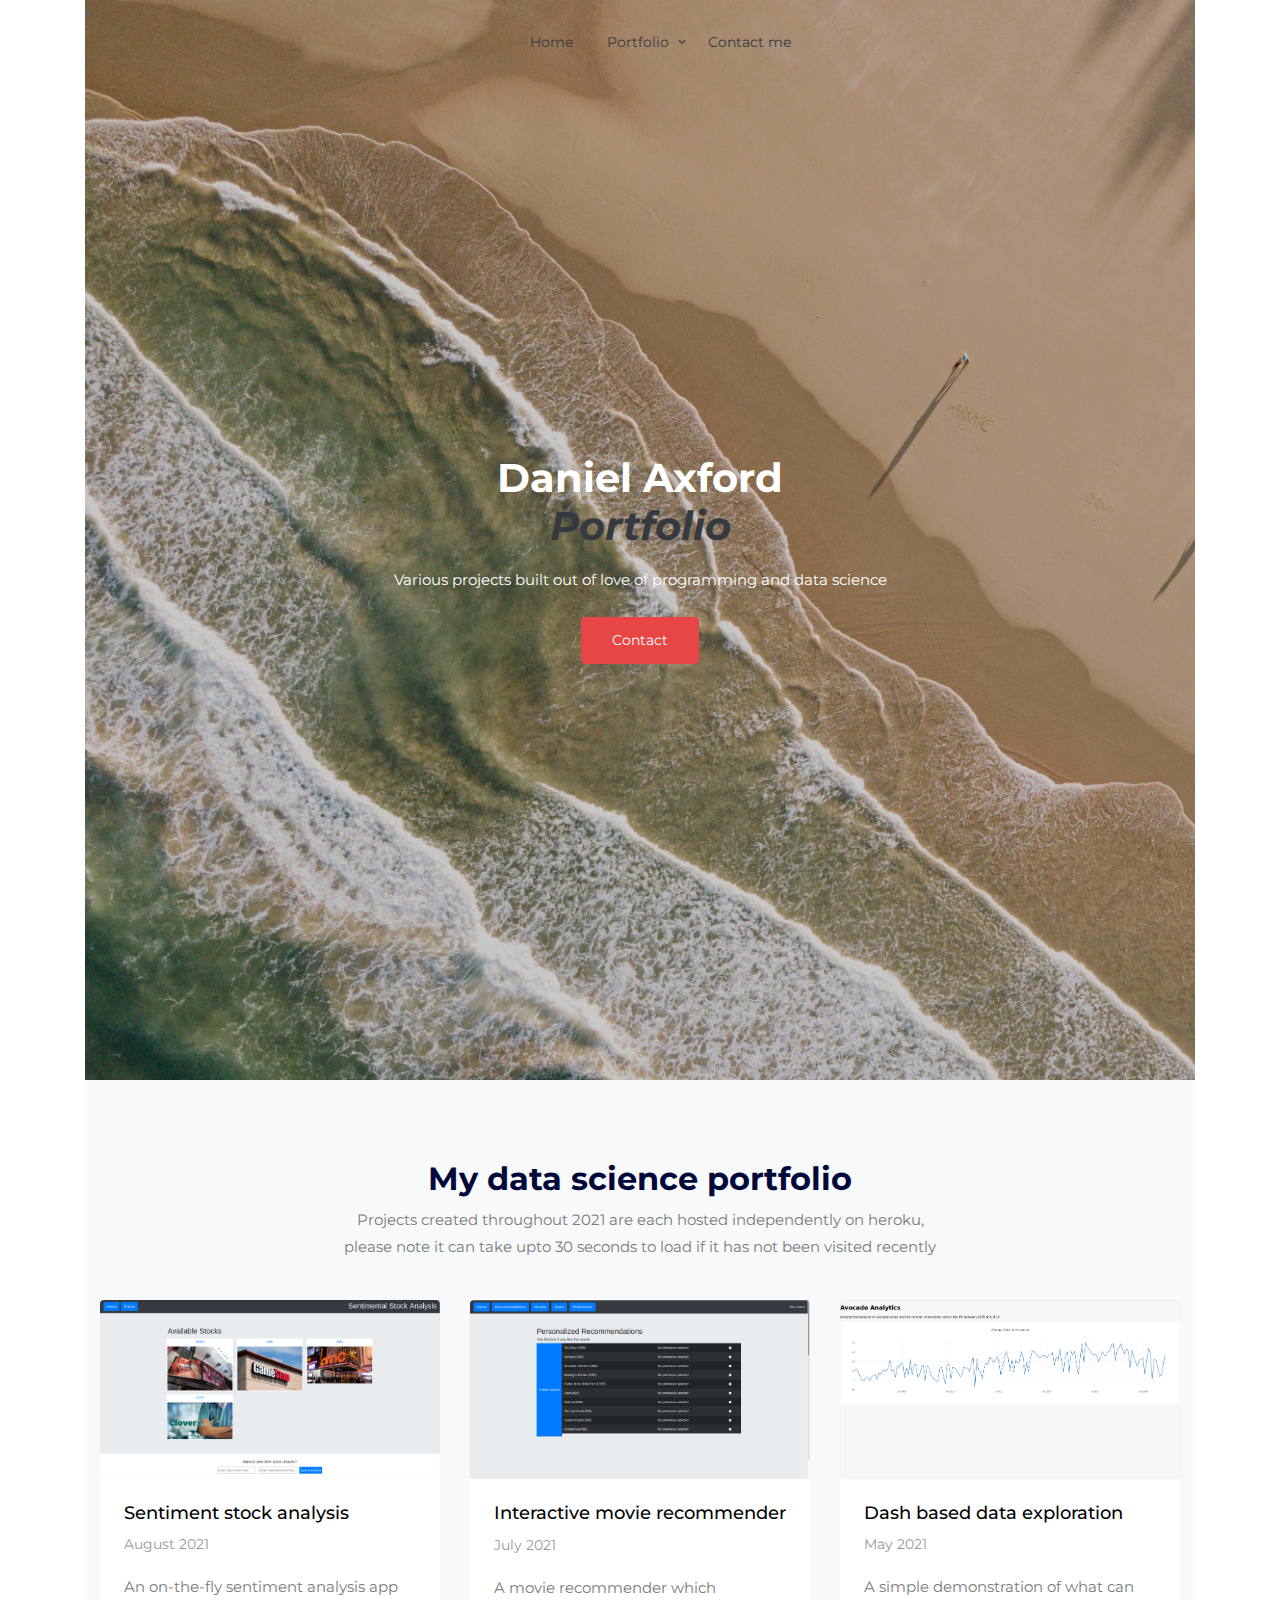
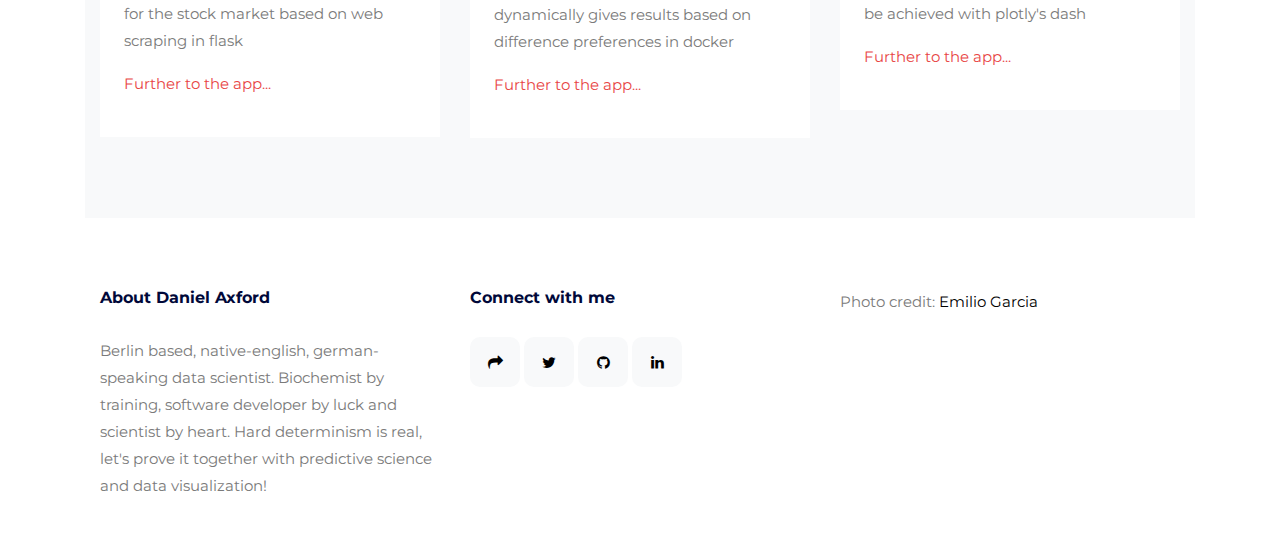
<file: index.html>
<!doctype html>
<html lang="en">
<head>
  <meta charset="utf-8">
  <meta name="viewport" content="width=device-width, initial-scale=1, shrink-to-fit=no">
  <meta name="author" content="Axeign">
  <link rel="shortcut icon" href="images/favicon.ico">

  <meta name="description" content="" />
  <meta name="keywords" content="bootstrap, bootstrap4" />


  <link href="https://fonts.googleapis.com/css2?family=Montserrat:wght@300;400;700&display=swap" rel="stylesheet">
  
  <link rel="stylesheet" href="css/bootstrap.min.css">
  <link rel="stylesheet" href="css/owl.carousel.min.css">
  <link rel="stylesheet" href="css/owl.theme.default.min.css">
  <link rel="stylesheet" href="fonts/icomoon/style.css">
  <link rel="stylesheet" href="fonts/feather/style.css">
  <link rel="stylesheet" href="fonts/flaticon/font/flaticon.css">
  <link rel="stylesheet" href="css/jquery.fancybox.min.css">
  <link rel="stylesheet" href="css/aos.css">
  <link rel="stylesheet" href="css/style.css">

<title>Portfolio: Daniel Axford</title>
</head>
<body>
    <div class="container">
        <div class="hero-slant overlay" data-stellar-background-ratio="0.5"
            style="background-image: url('images/emilio-garcia-lzlVmgxrcaM-unsplash.jpg')" alt="Emilio Garcia"
            href="https://unsplash.com/@piensaenpixel?utm_source=unsplash&utm_medium=referral&utm_content=creditCopyText">
            >
            <nav class="site-nav">
            <div class="row align-items-center">
                <div class="col-12 col-sm-12 col-lg-12 site-navigation text-center">
                    <ul class="js-clone-nav d-lg-inline-block text-left site-menu text-dark">
                        <li class="active text-dark"><a class="text-dark" href="index.html">Home</a></li>
                        <li class="has-children text-dark">
                            <a class="text-dark" href="#">Portfolio</a>
                            <ul class="dropdown">
                                <li><a href="http://stock-analysis.axeign.com/">Sentiment stock analysis</a></li>
                                <li><a href="http://movie-recommender.axeign.com">Interactive movie recommender</a></li>
                                <li><a href="http://dash.axeign.com">Dash based data exploration</a></li>

                    </ul>
                    </li>
                    <li><a class="text-dark" href="mailto:dan.axford89@gmail.com">Contact me</a></li>
                    </ul>

                </div>
            </div>
        </nav>
        <div class="container">
            <div class="row align-items-center justify-content-center">
                <div class="col-lg-7 text-center">
                    <h1 class="text-white font-weight-bold" data-aos="fade-up" data-aos-delay="0">
                        Daniel Axford <p class="text-dark font-italic">Portfolio</p>
                    </h1>
                    <p class="text-white mb-4" data-aos="fade-up" data-aos-delay="100">
                        Various projects built out of love of programming and data science
                    </p>
                    <p data-aos="fade-up" data-aos-delay="200"><a href="mailto:dan.axford89@gmail.com"
                            class="btn btn-primary">Contact</a></p>
                </div>
            </div>
            </div>
        </div>
        <div class="slant" style="background-image: url('images/slant.svg');"></div>


     <div class="site-section bg-light" id="blog-section">
      <div class="container">
        <div class="row">
          <div class="col-7 mb-4 position-relative text-center mx-auto">
            <h2 class="font-weight-bold text-center">My data science portfolio</h2>
            <p>Projects created throughout 2021 are each hosted independently on heroku, please note it can take upto 30
              seconds to load if it has not been visited recently</p>
          </div>

        </div>
        <div class="row">
          <div class="col-md-6 mb-5 mb-lg-0 col-lg-4">
            <div class="blog_entry">
            <a href="http://stock-analysis.axeign.com/"><img src="images/sentiment-analysis.png"
                    alt="Sentiment Analysis" class="img-fluid"></a>
              <div class="p-4 bg-white">
                <h3><a href="http://stock-analysis.axeign.com/">Sentiment stock analysis</a></h3>
                <span class="date">August 2021</span>
                <p>An on-the-fly sentiment analysis app for the stock market based on web scraping in flask</p>
                <p class="more"><a href="http://stock-analysis.axeign.com/">Further to the app...</a></p>
              </div>
            </div>
          </div>

          <div class="col-md-6 mb-5 mb-lg-0 col-lg-4">
            <div class="blog_entry">
            <a href="http://movie-recommender.axeign.com"><img src="images/movie-recommender.png"
                    alt="Movie Recommender" class="img-fluid"></a>
              <div class="p-4 bg-white">
                <h3><a href="http://movie-recommender.axeign.com">Interactive movie recommender</a></h3>
                <span class="date">July 2021</span>
                <p>A movie recommender which dynamically gives results based on difference preferences in docker</p>
                <p class="more"><a href="http://movie-recommender.axeign.com">Further to the app...</a></p>
              </div>
            </div>
          </div>

          <div class="col-md-6 mb-5 mb-lg-0 col-lg-4">
            <div class="blog_entry">
            <a href="http://dash.axeign.com"><img src="images/dash-data-science.png" alt="Dash data science"
                    class="img-fluid"></a>
              <div class="p-4 bg-white">
                <h3><a href="http://dash.axeign.com">Dash based data exploration</a></h3>
                <span class="date">May 2021</span>
                <p>A simple demonstration of what can be achieved with plotly's dash</p>
                <p class="more"><a href="http://dash.axeign.com">Further to the app...</a></p>
              </div>
            </div>
          </div>

        </div>
        <!-- This is not included until it isnt hosted on github   -->
        <!-- <div class="row mt-5">
          <div class="col-lg-4 mx-auto">
            <a href="more-apps.html" class="btn btn-primary btn-block">See other apps</a>
          </div>
        </div> -->
      </div>
    </div>

    <div class="site-footer">
    <div class="container center-block">
        <div class="row justify-space-between">
            <div class="col-lg-4">
            <div class="widget">
                <h3>About Daniel Axford</h3>
                <p>Berlin based, native-english, german-speaking data scientist. Biochemist by training, software developer by
                  luck and scientist by heart. Hard determinism is real, let's prove it together with predictive science and data
                  visualization!
                </p>
                </div>
                </div>
                <div class="col-lg-4">
                    <div class="widget">
                <h3>Connect with me</h3>
                <ul class="social list-unstyled">
                    <li><a href="mailto:dan.axford89@gmail.com"><span class="icon-mail-forward"></span></a></li>
                    <li><a href="https://twitter.com/DAxe63357479"><span class="icon-twitter"></span></a></li>
                    <li><a href="https://github.com/trojaxat/"><span class="icon-github"></span></a></li>
                    <li><a href="https://www.linkedin.com/in/daniel-axford"><span class="icon-linkedin"></span></a></li>
                </ul>
                </div>
                </div>
        <div class="col-lg-4">
            <div class="widget">
                Photo credit: <a
                    href="https://unsplash.com/@piensaenpixel?utm_source=unsplash&utm_medium=referral&utm_content=creditCopyText">Emilio
                    Garcia</a>
                </div>
                </div>
                </div>
                </div>
        </div>
    <div id="overlayer"></div>
    <div class="loader">
      <div class="spinner-border" role="status">
        <span class="sr-only">Loading...</span>
      </div>
    </div>

    <script src="js/jquery-3.5.1.min.js"></script>
    <script src="js/jquery-migrate-3.0.0.min.js"></script>
    <script src="js/popper.min.js"></script>
    <script src="js/bootstrap.min.js"></script>
    <script src="js/owl.carousel.min.js"></script>
    <script src="js/aos.js"></script>
    <script src="js/imagesloaded.pkgd.js"></script>
    <script src="js/isotope.pkgd.min.js"></script>
    <script src="js/jquery.animateNumber.min.js"></script>
    <script src="js/jquery.stellar.min.js"></script>
    <script src="js/jquery.waypoints.min.js"></script>
    <script src="js/jquery.fancybox.min.js"></script>
    <script src="js/custom.js"></script>

    
  </body>
  </html>
</file>
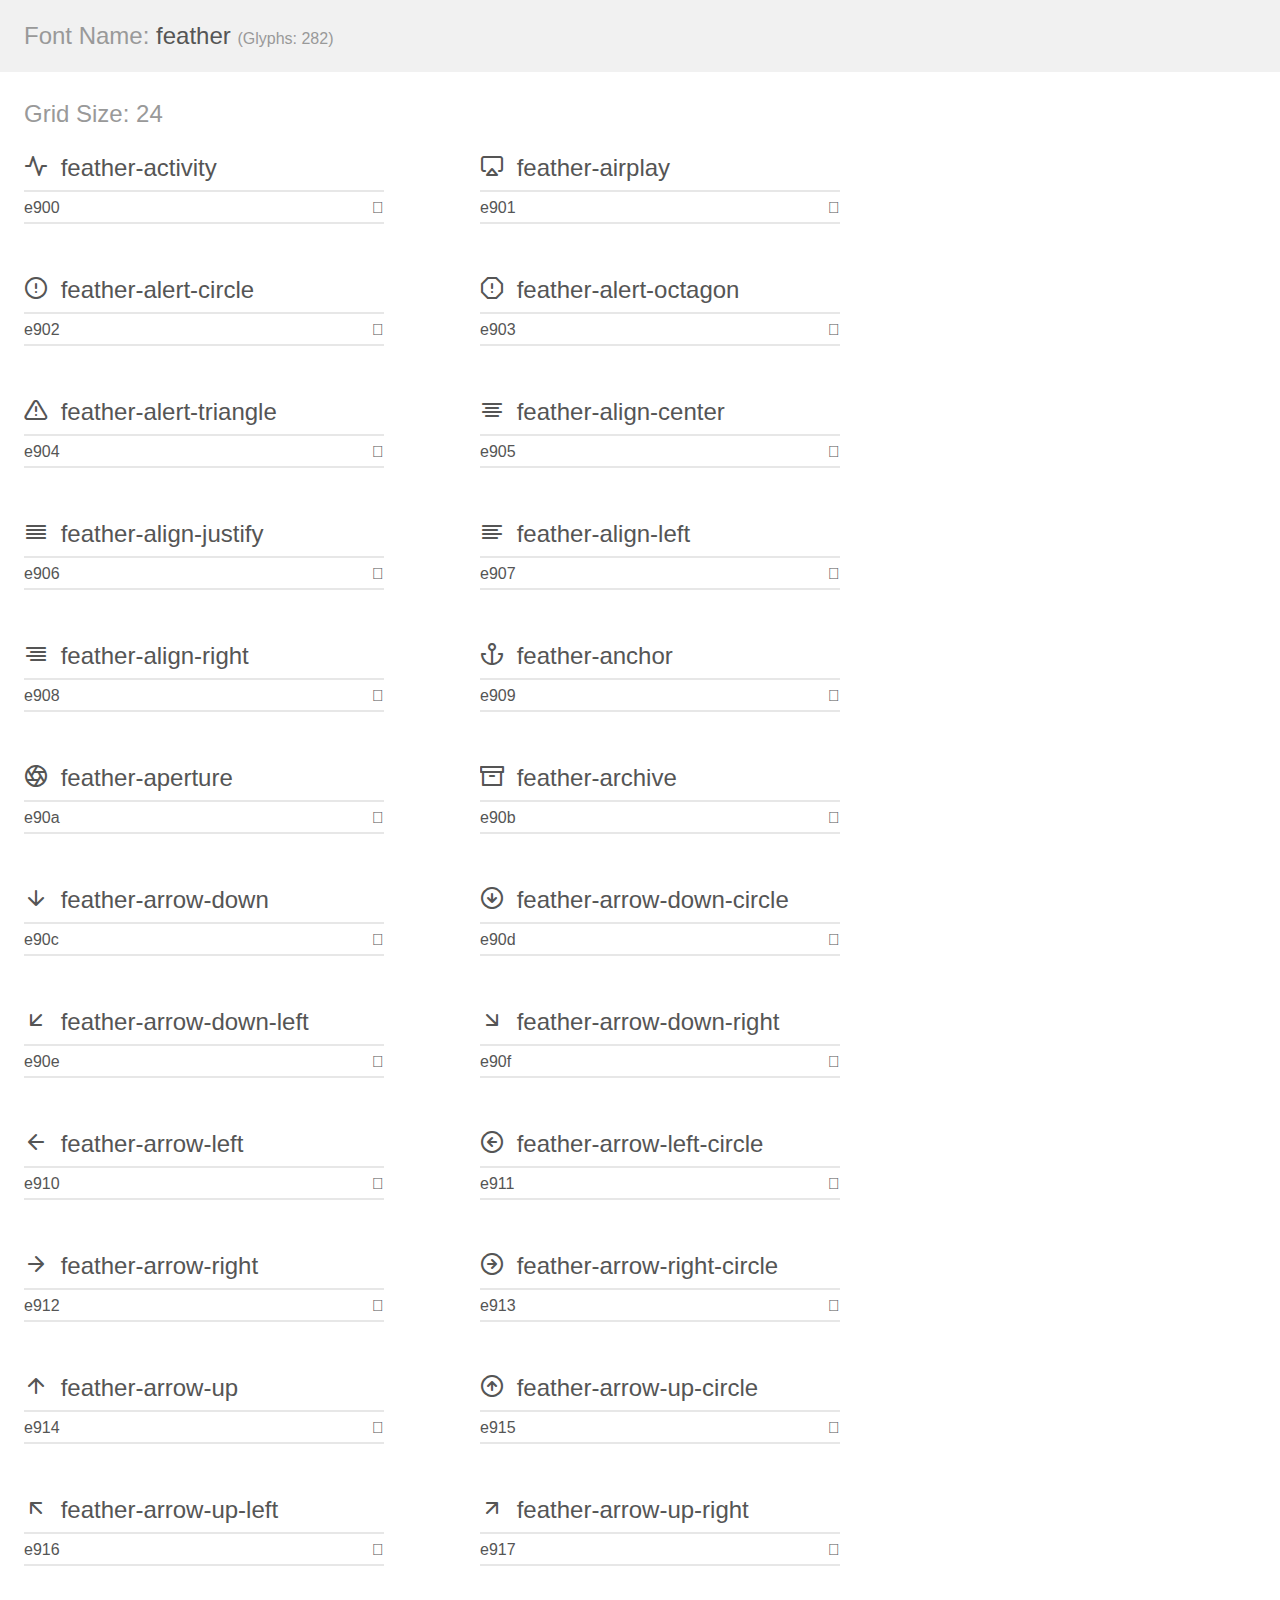
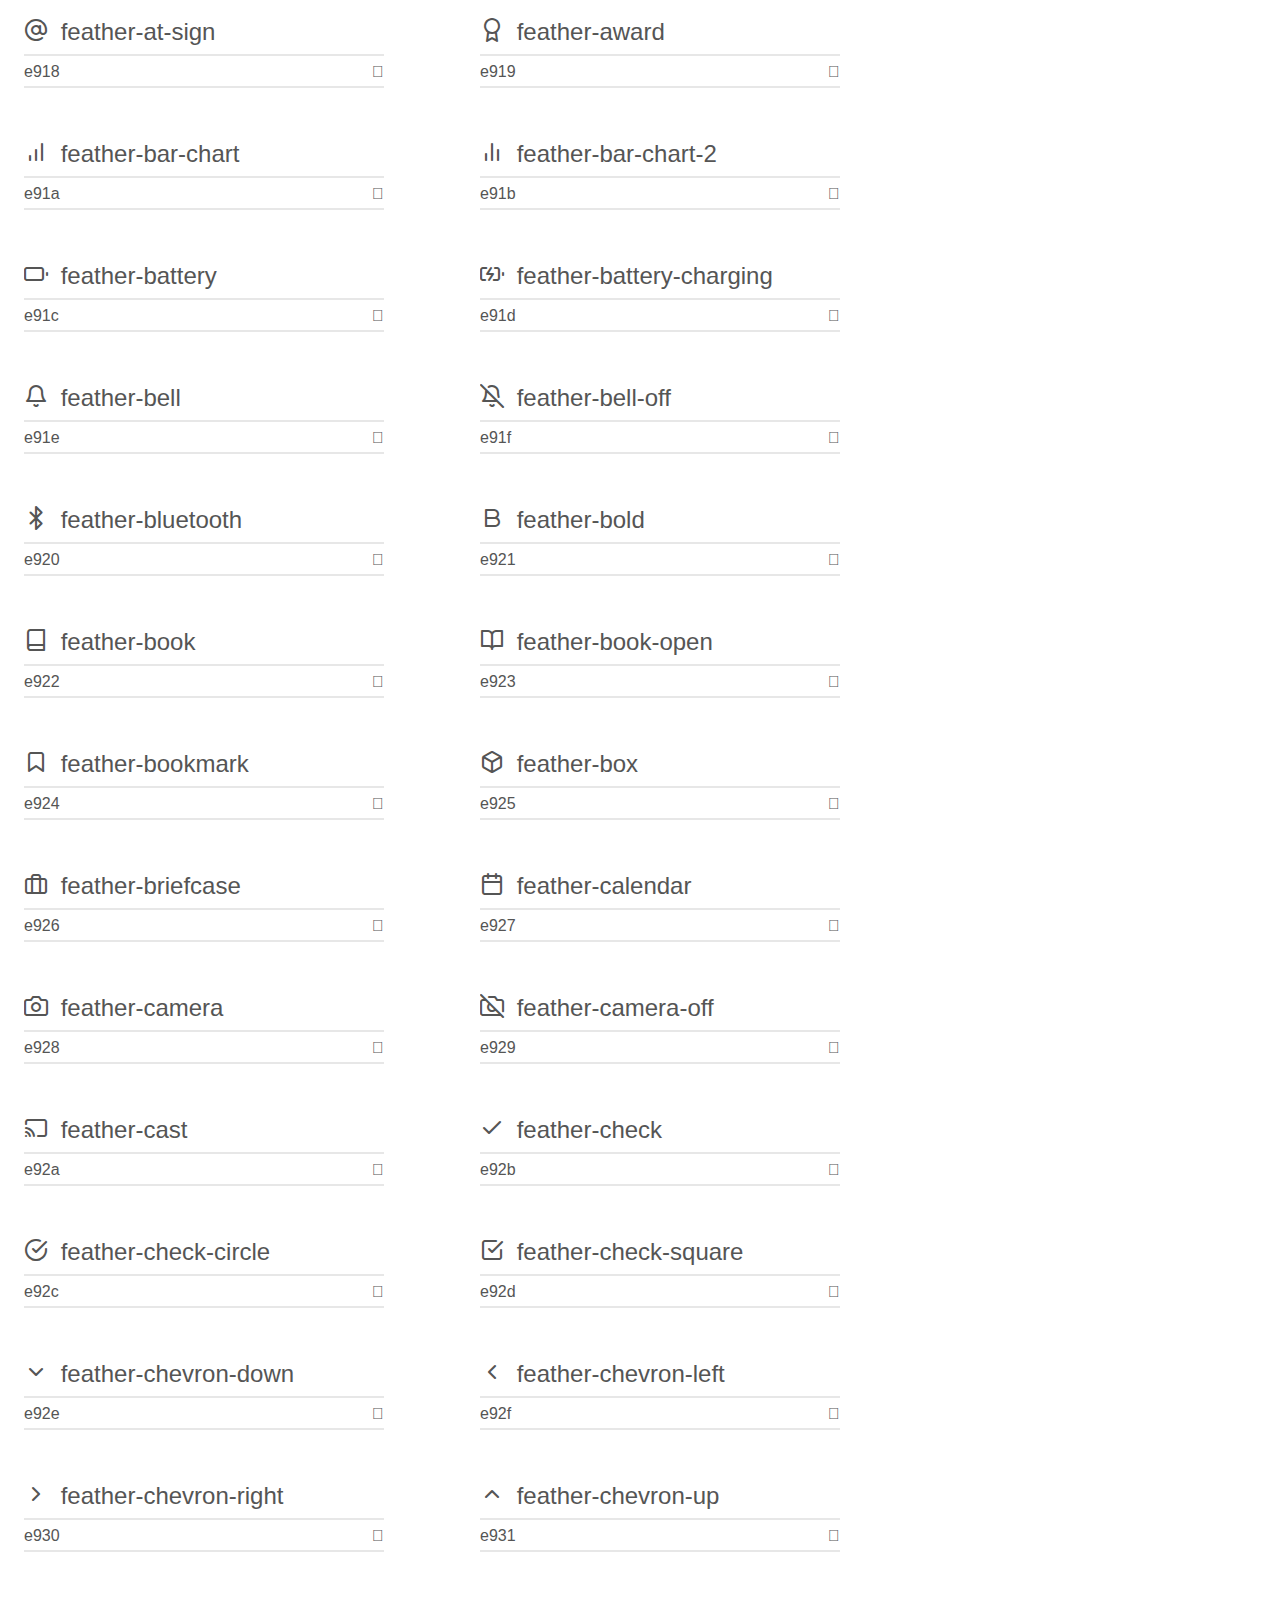
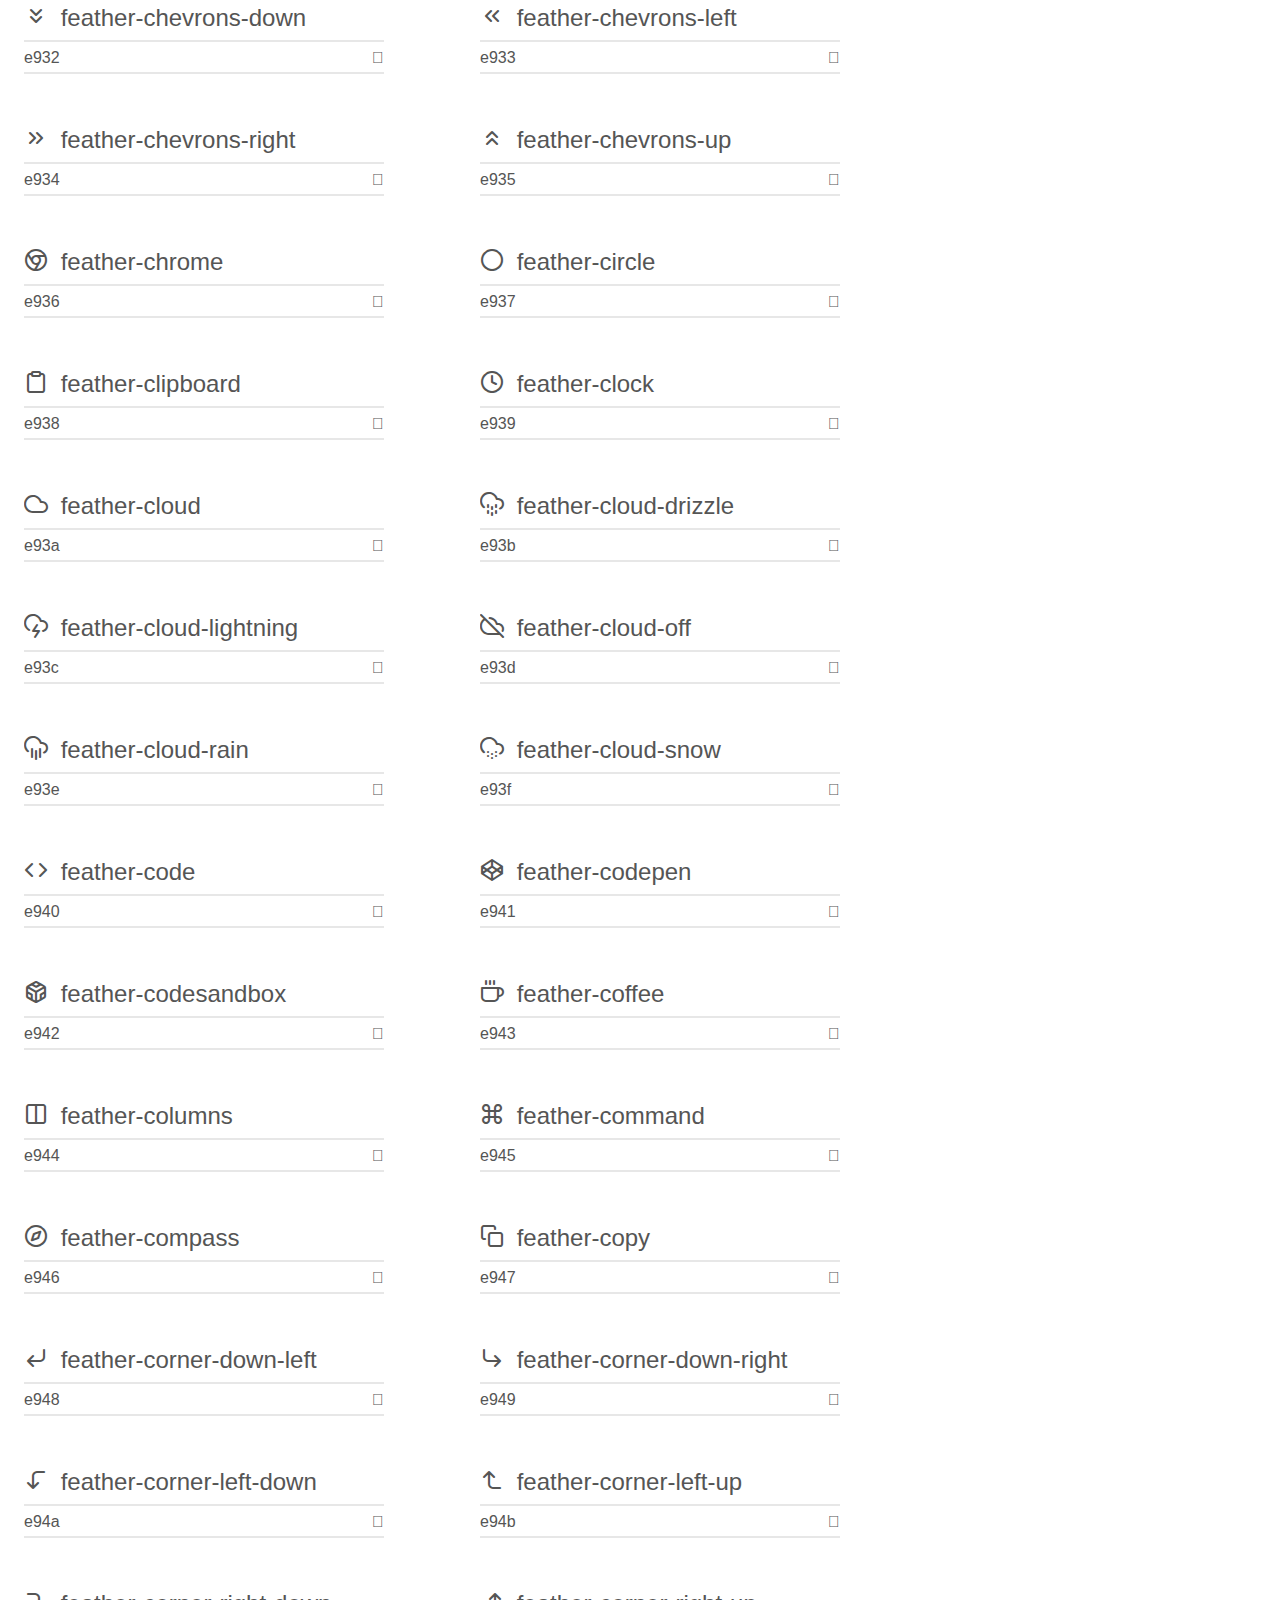
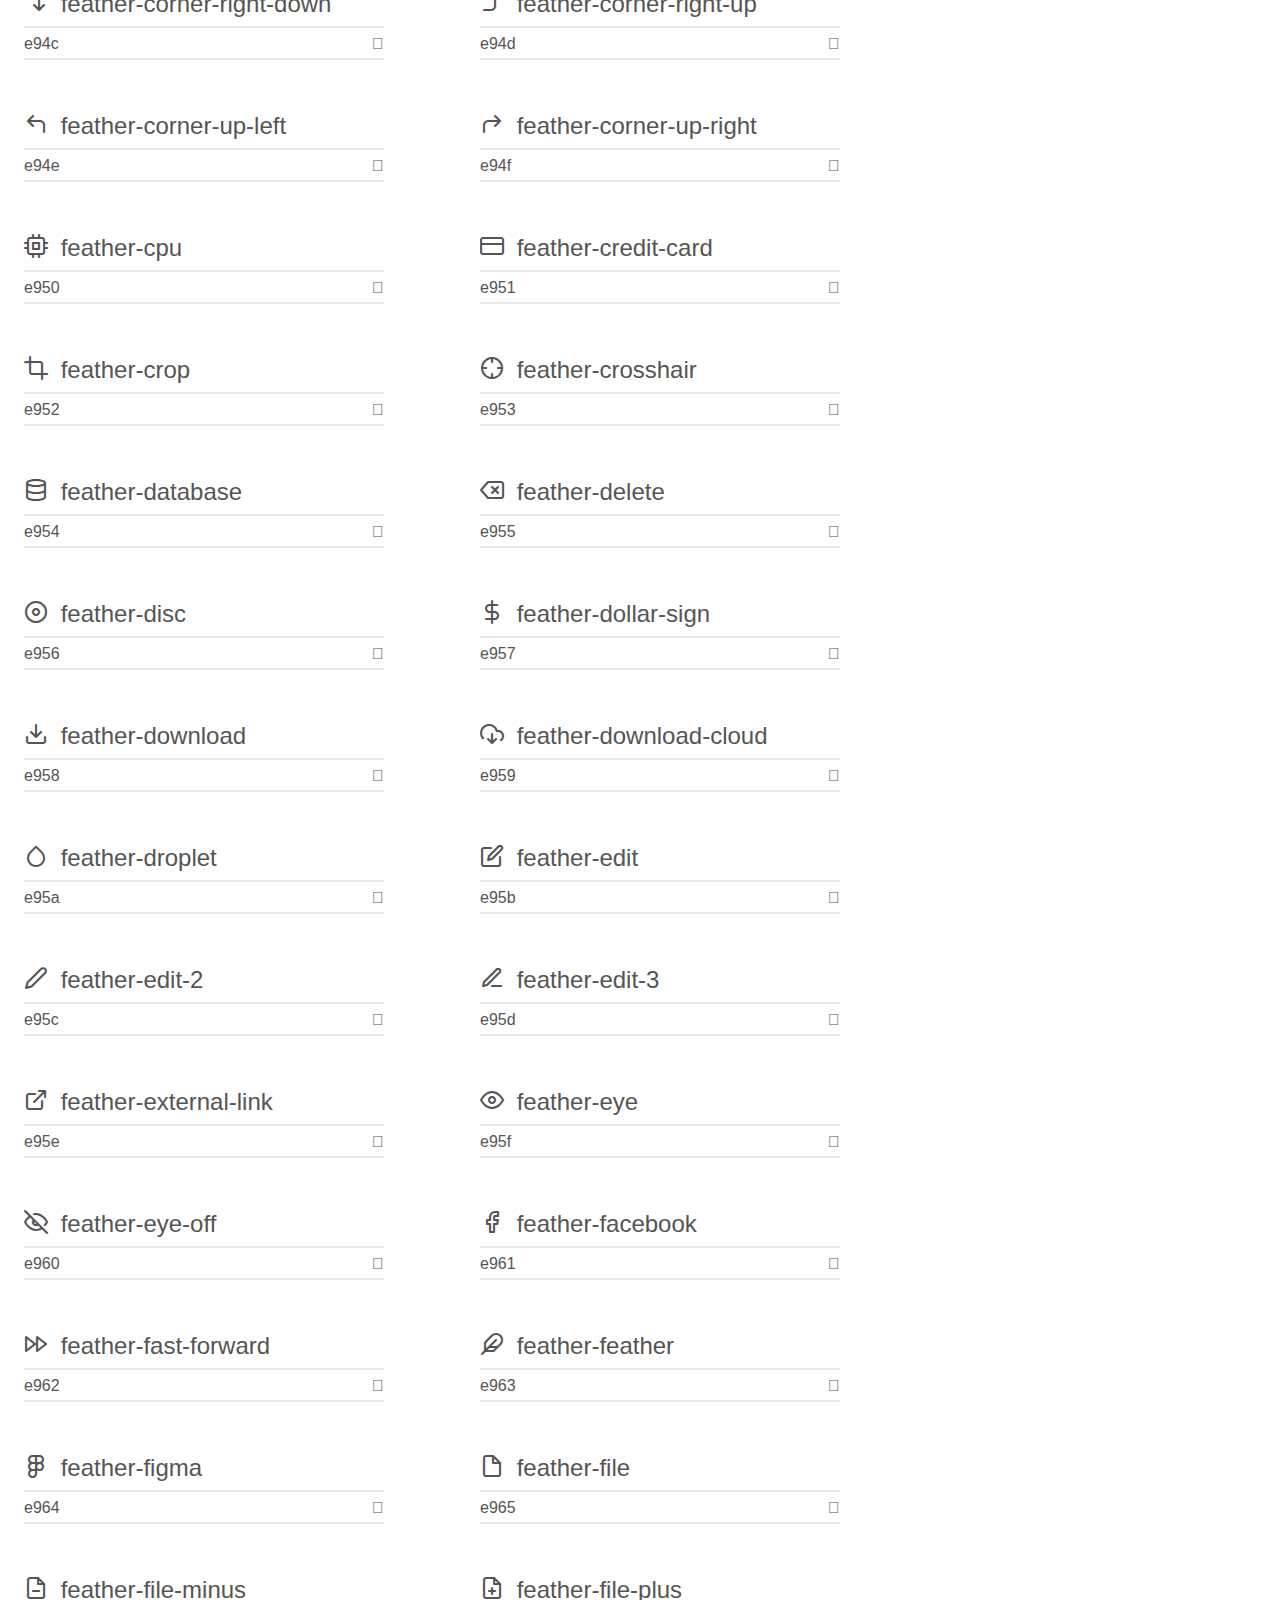
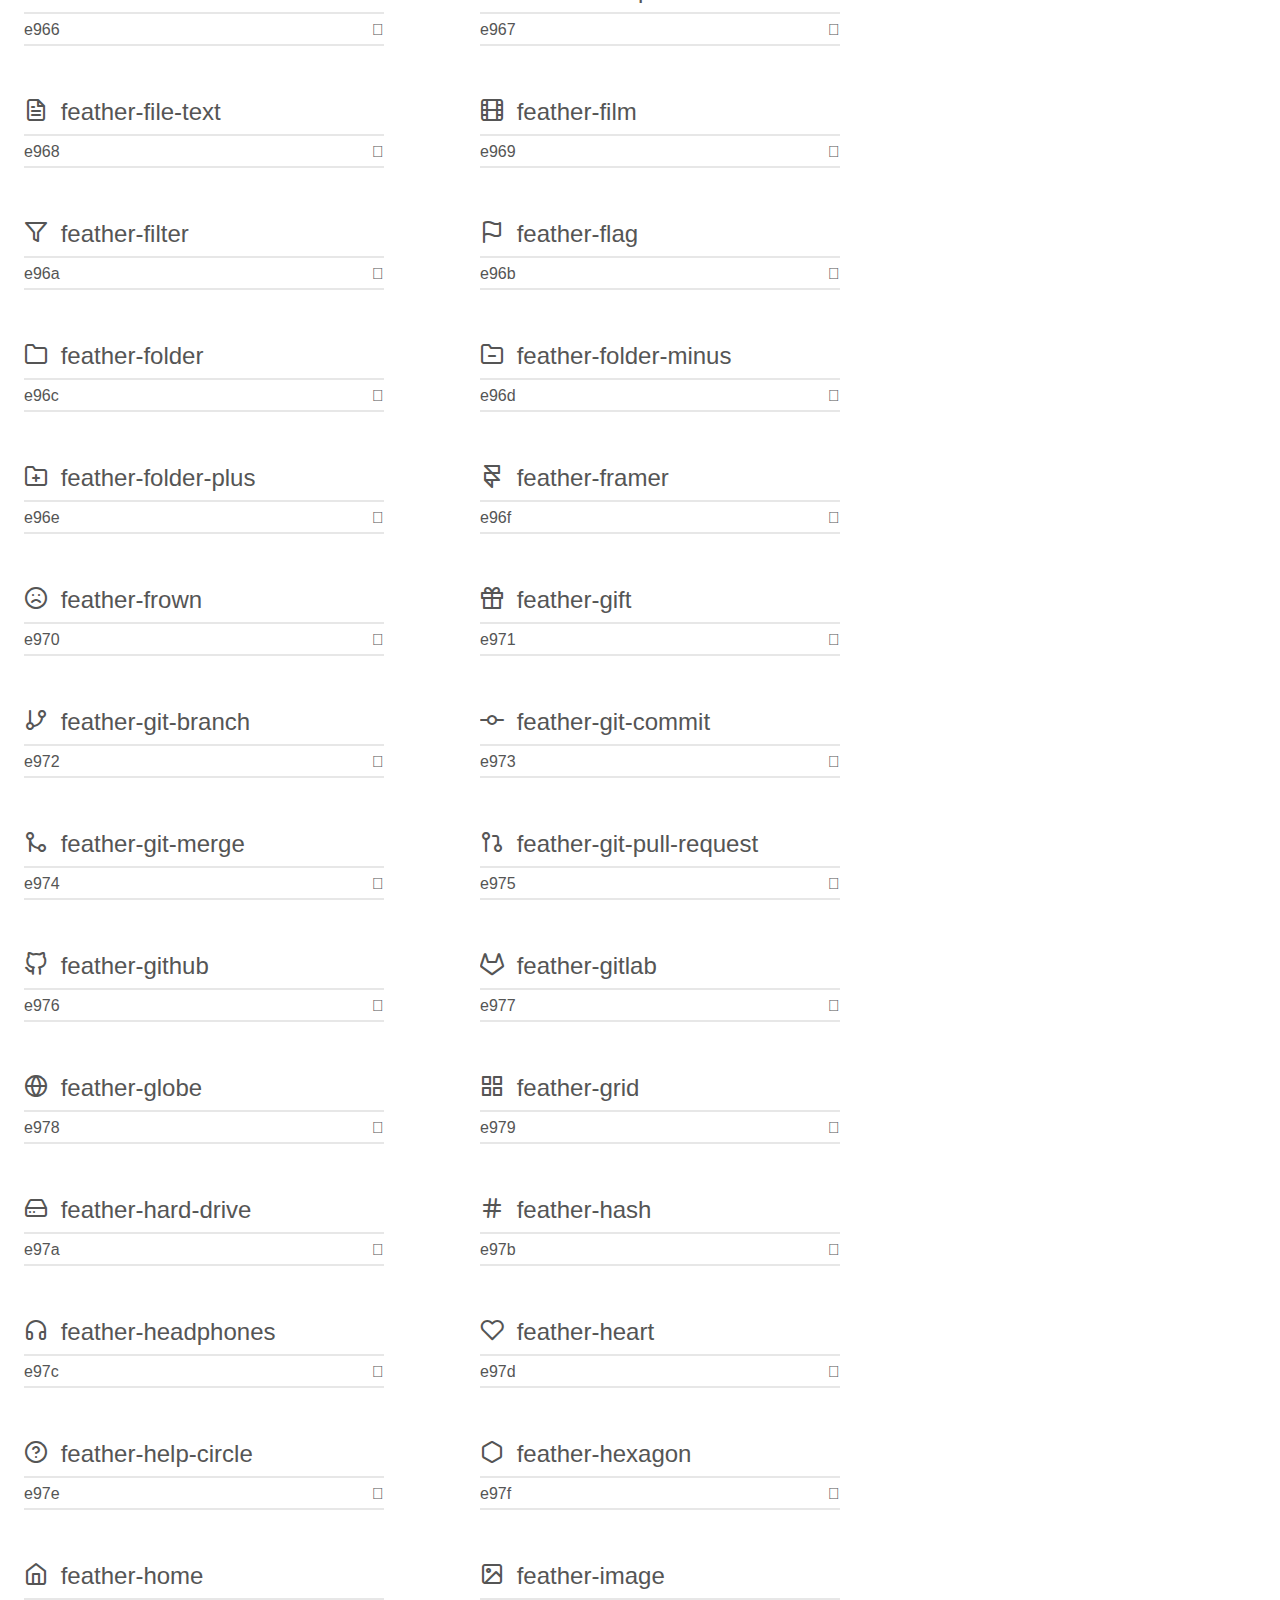
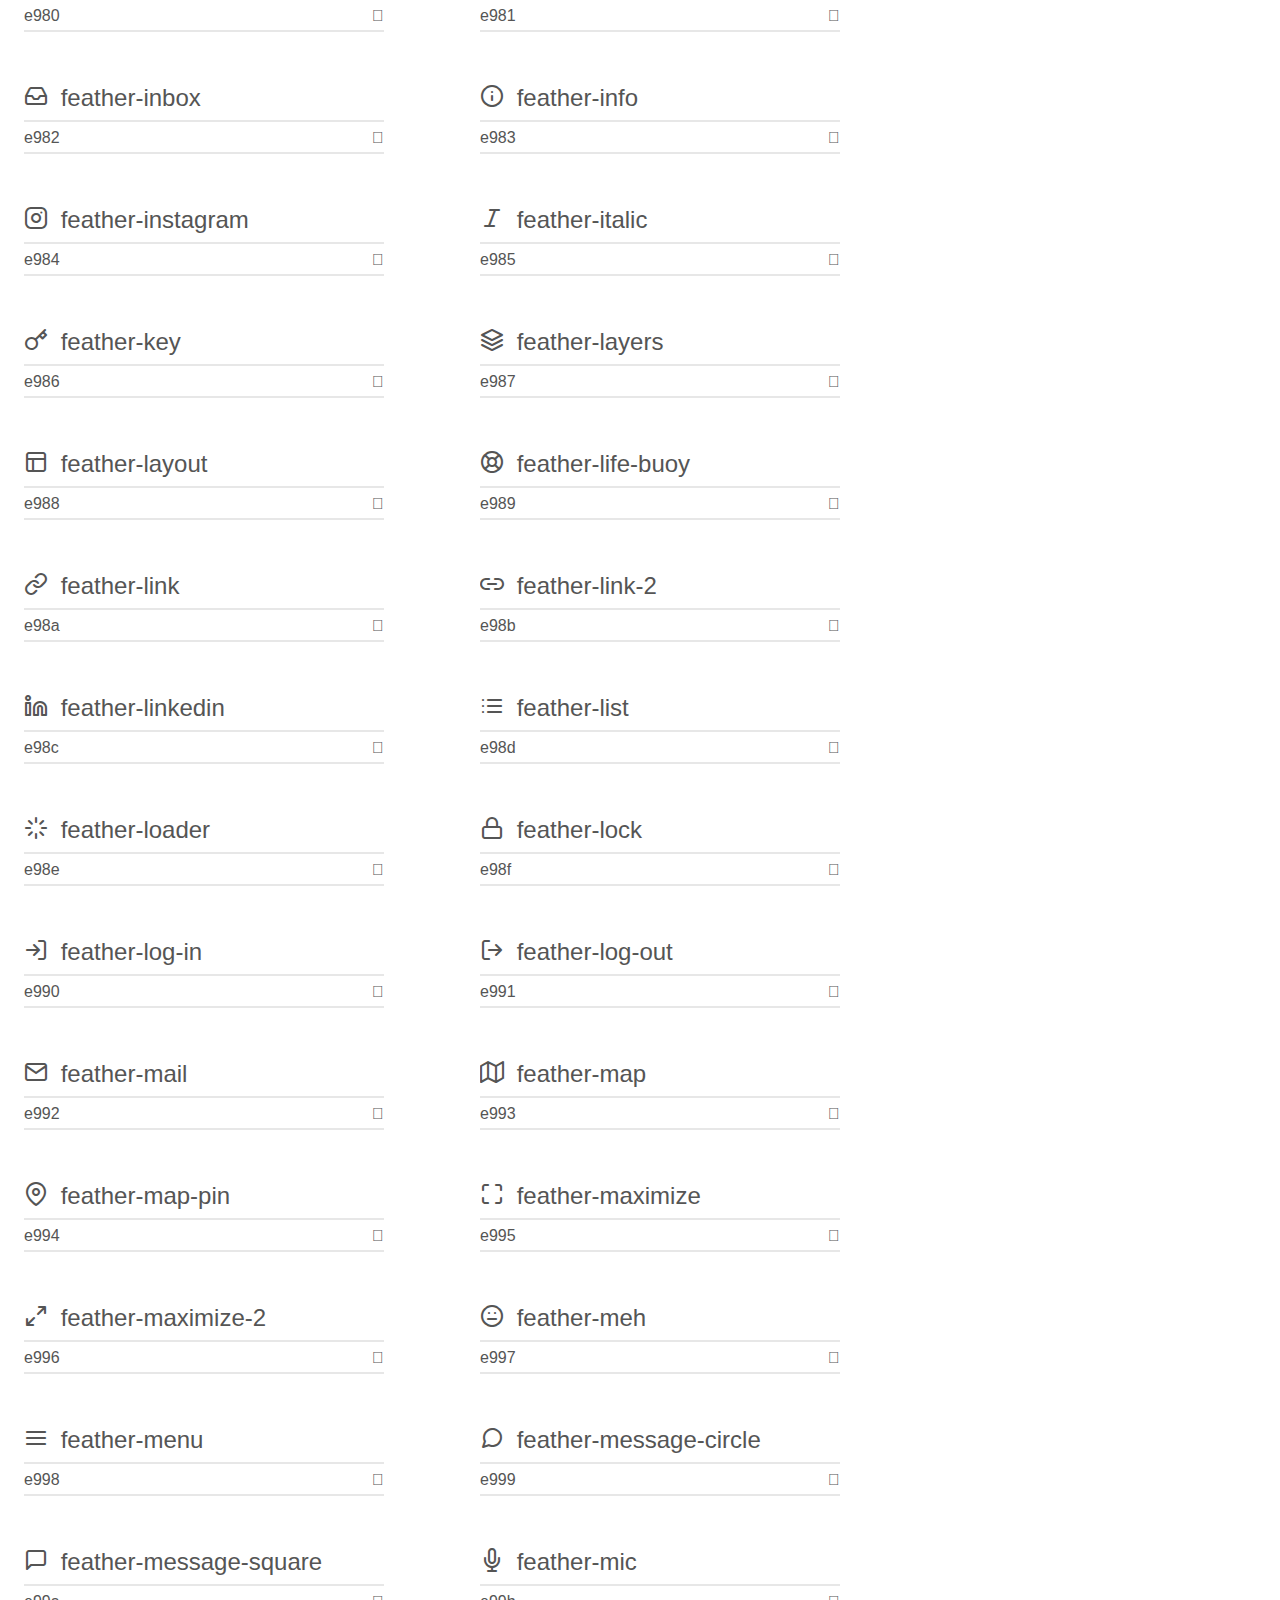
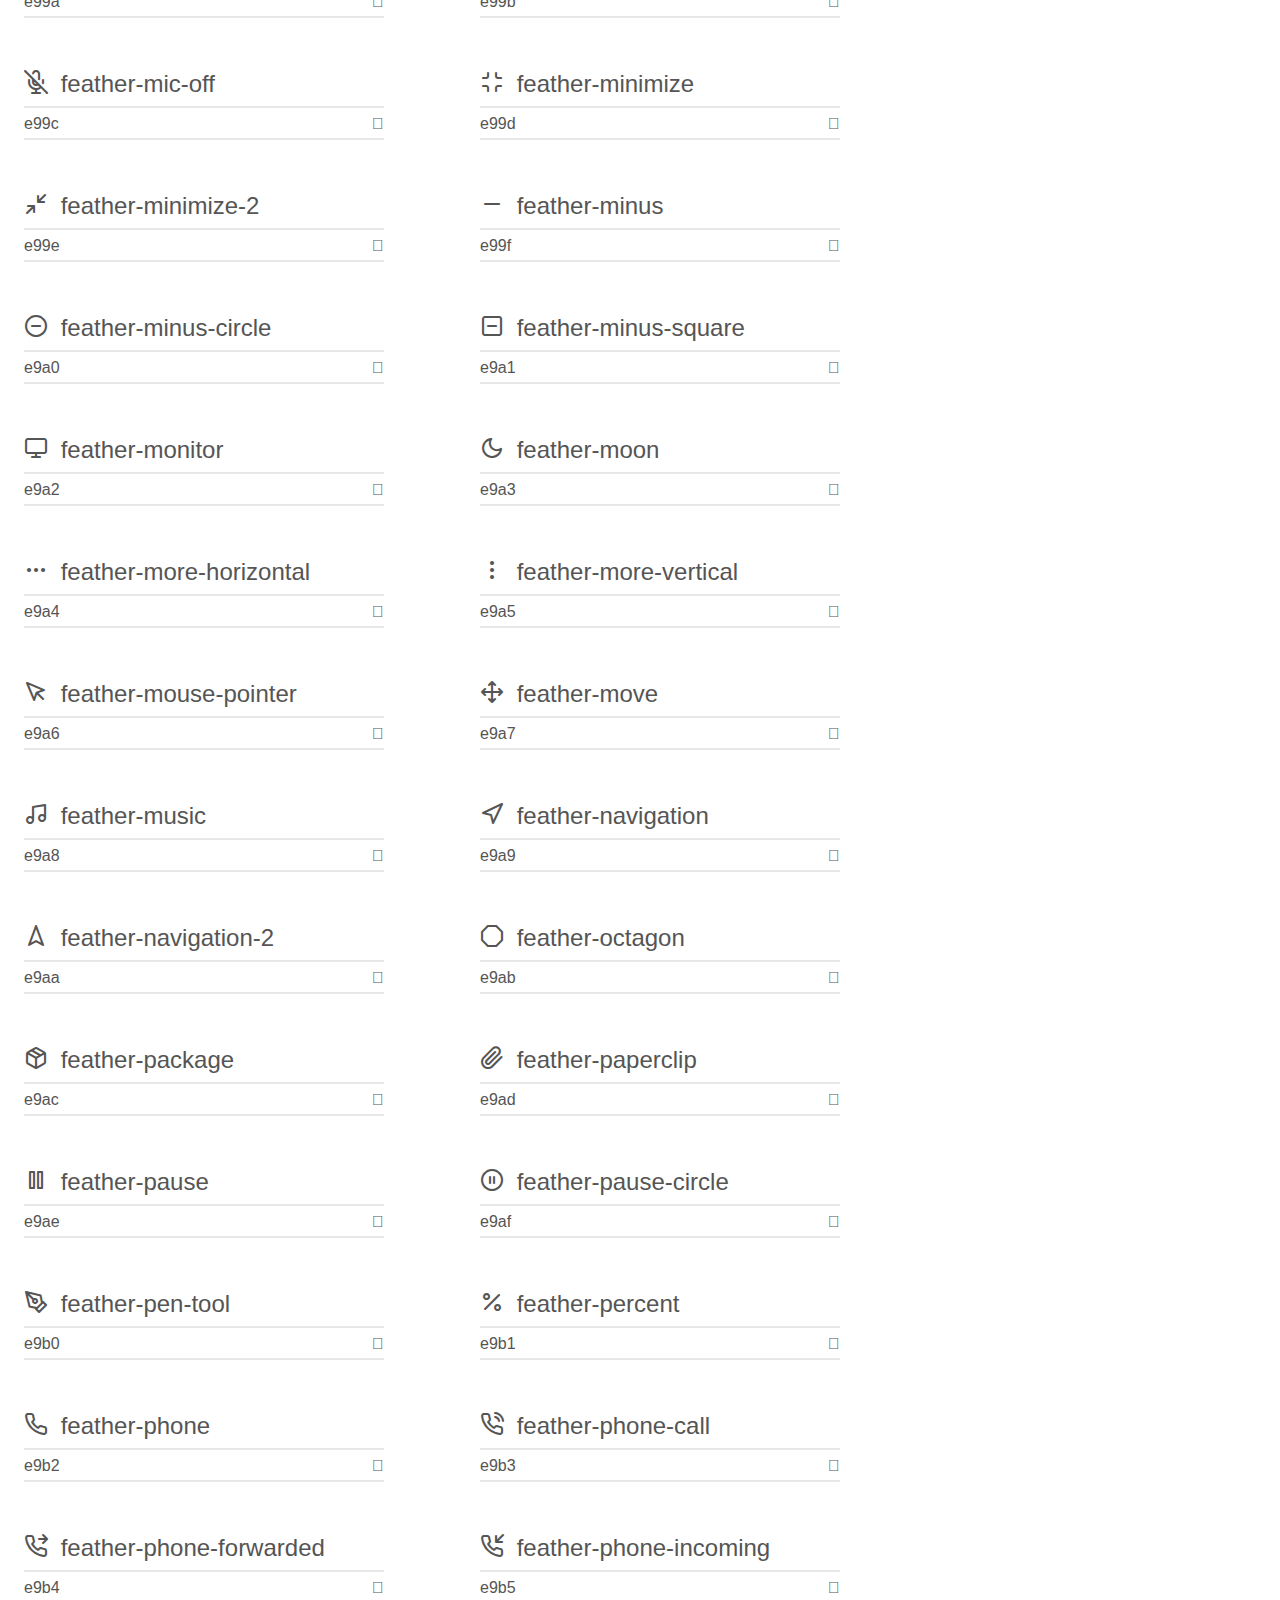
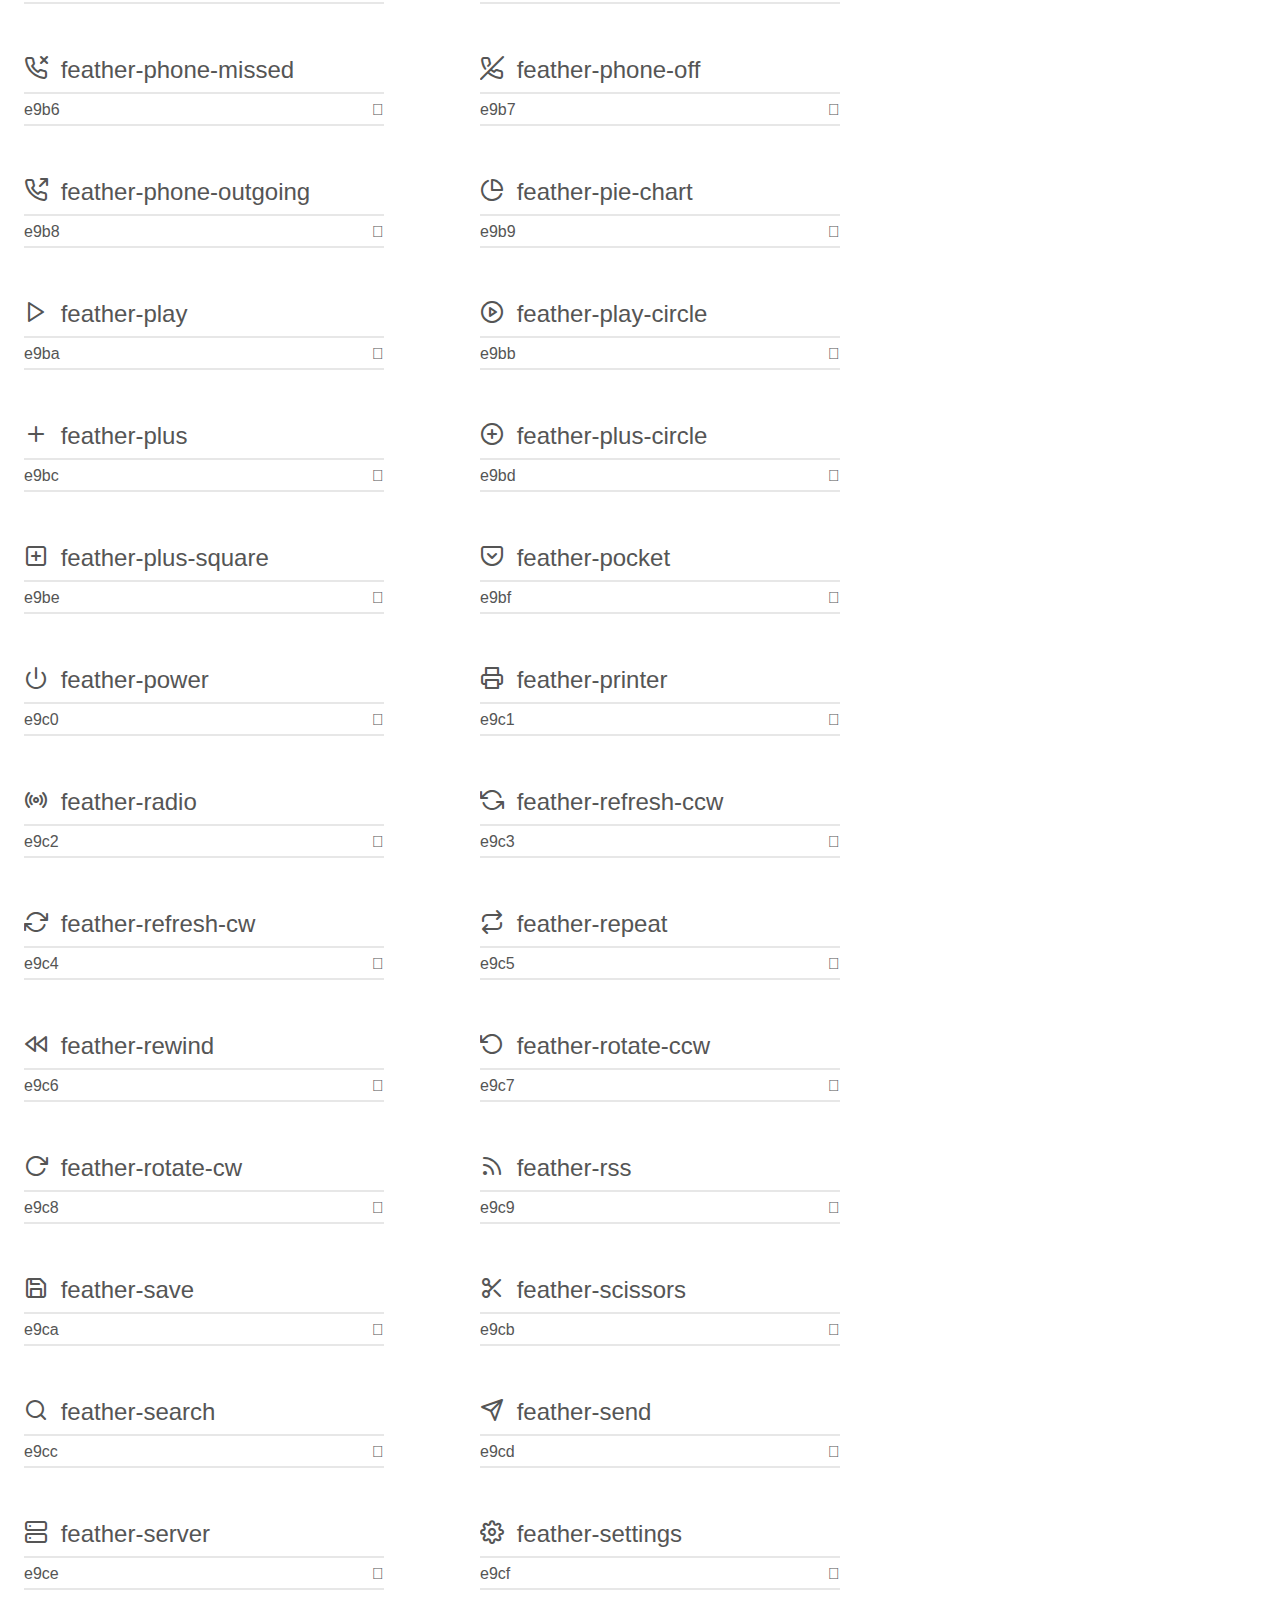
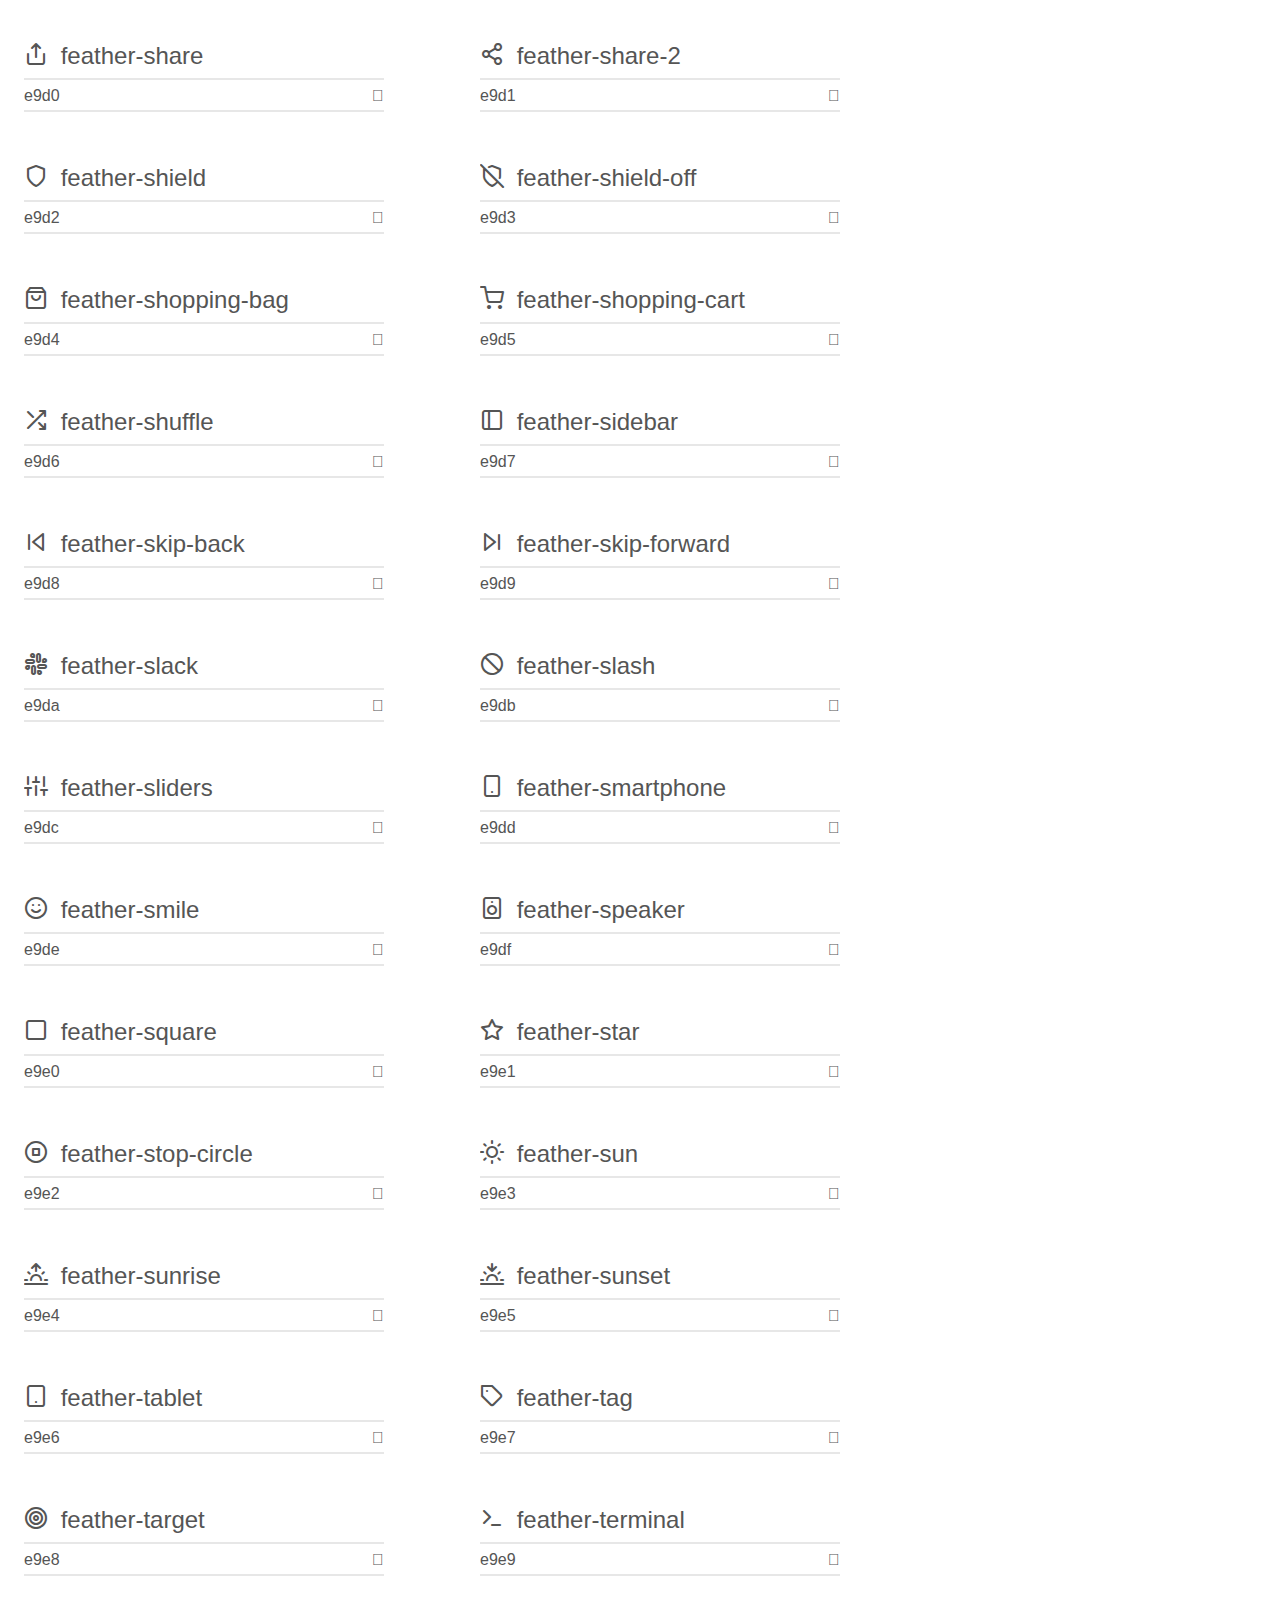
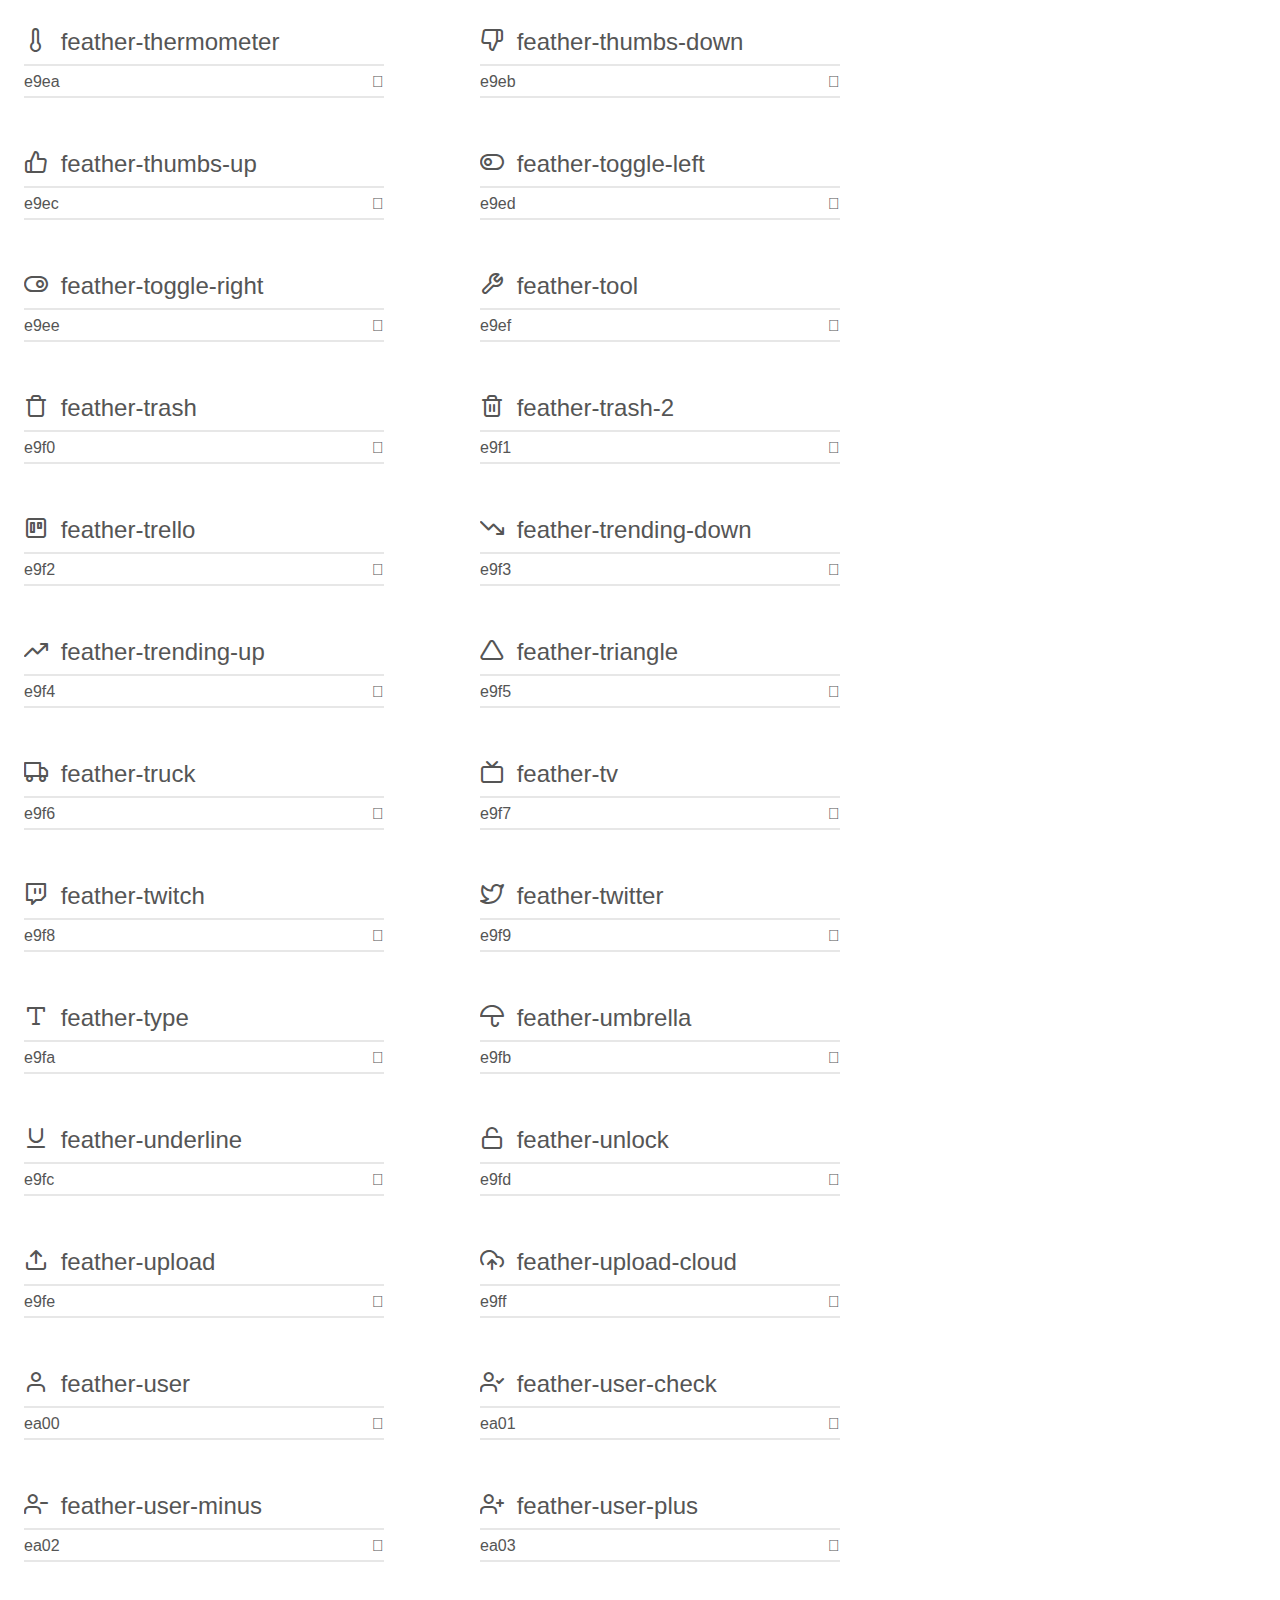
<file: fonts/feather/demo.html>
<!doctype html>
<html>
<head>
    <meta charset="utf-8">
    <title>IcoMoon Demo</title>
    <meta name="description" content="An Icon Font Generated By IcoMoon.io">
    <meta name="viewport" content="width=device-width, initial-scale=1">
    <link rel="stylesheet" href="demo-files/demo.css">
    <link rel="stylesheet" href="style.css"></head>
<body>
    <div class="bgc1 clearfix">
        <h1 class="mhmm mvm"><span class="fgc1">Font Name:</span> feather <small class="fgc1">(Glyphs:&nbsp;282)</small></h1>
    </div>
    <div class="clearfix mhl ptl">
        <h1 class="mvm mtn fgc1">Grid Size: 24</h1>
        <div class="glyph fs1">
            <div class="clearfix bshadow0 pbs">
                <span class="feather-activity"></span>
                <span class="mls"> feather-activity</span>
            </div>
            <fieldset class="fs0 size1of1 clearfix hidden-false">
                <input type="text" readonly value="e900" class="unit size1of2" />
                <input type="text" maxlength="1" readonly value="&#xe900;" class="unitRight size1of2 talign-right" />
            </fieldset>
            <div class="fs0 bshadow0 clearfix hidden-true">
                <span class="unit pvs fgc1">liga: </span>
                <input type="text" readonly value="" class="liga unitRight" />
            </div>
        </div>
        <div class="glyph fs1">
            <div class="clearfix bshadow0 pbs">
                <span class="feather-airplay"></span>
                <span class="mls"> feather-airplay</span>
            </div>
            <fieldset class="fs0 size1of1 clearfix hidden-false">
                <input type="text" readonly value="e901" class="unit size1of2" />
                <input type="text" maxlength="1" readonly value="&#xe901;" class="unitRight size1of2 talign-right" />
            </fieldset>
            <div class="fs0 bshadow0 clearfix hidden-true">
                <span class="unit pvs fgc1">liga: </span>
                <input type="text" readonly value="" class="liga unitRight" />
            </div>
        </div>
        <div class="glyph fs1">
            <div class="clearfix bshadow0 pbs">
                <span class="feather-alert-circle"></span>
                <span class="mls"> feather-alert-circle</span>
            </div>
            <fieldset class="fs0 size1of1 clearfix hidden-false">
                <input type="text" readonly value="e902" class="unit size1of2" />
                <input type="text" maxlength="1" readonly value="&#xe902;" class="unitRight size1of2 talign-right" />
            </fieldset>
            <div class="fs0 bshadow0 clearfix hidden-true">
                <span class="unit pvs fgc1">liga: </span>
                <input type="text" readonly value="" class="liga unitRight" />
            </div>
        </div>
        <div class="glyph fs1">
            <div class="clearfix bshadow0 pbs">
                <span class="feather-alert-octagon"></span>
                <span class="mls"> feather-alert-octagon</span>
            </div>
            <fieldset class="fs0 size1of1 clearfix hidden-false">
                <input type="text" readonly value="e903" class="unit size1of2" />
                <input type="text" maxlength="1" readonly value="&#xe903;" class="unitRight size1of2 talign-right" />
            </fieldset>
            <div class="fs0 bshadow0 clearfix hidden-true">
                <span class="unit pvs fgc1">liga: </span>
                <input type="text" readonly value="" class="liga unitRight" />
            </div>
        </div>
        <div class="glyph fs1">
            <div class="clearfix bshadow0 pbs">
                <span class="feather-alert-triangle"></span>
                <span class="mls"> feather-alert-triangle</span>
            </div>
            <fieldset class="fs0 size1of1 clearfix hidden-false">
                <input type="text" readonly value="e904" class="unit size1of2" />
                <input type="text" maxlength="1" readonly value="&#xe904;" class="unitRight size1of2 talign-right" />
            </fieldset>
            <div class="fs0 bshadow0 clearfix hidden-true">
                <span class="unit pvs fgc1">liga: </span>
                <input type="text" readonly value="" class="liga unitRight" />
            </div>
        </div>
        <div class="glyph fs1">
            <div class="clearfix bshadow0 pbs">
                <span class="feather-align-center"></span>
                <span class="mls"> feather-align-center</span>
            </div>
            <fieldset class="fs0 size1of1 clearfix hidden-false">
                <input type="text" readonly value="e905" class="unit size1of2" />
                <input type="text" maxlength="1" readonly value="&#xe905;" class="unitRight size1of2 talign-right" />
            </fieldset>
            <div class="fs0 bshadow0 clearfix hidden-true">
                <span class="unit pvs fgc1">liga: </span>
                <input type="text" readonly value="" class="liga unitRight" />
            </div>
        </div>
        <div class="glyph fs1">
            <div class="clearfix bshadow0 pbs">
                <span class="feather-align-justify"></span>
                <span class="mls"> feather-align-justify</span>
            </div>
            <fieldset class="fs0 size1of1 clearfix hidden-false">
                <input type="text" readonly value="e906" class="unit size1of2" />
                <input type="text" maxlength="1" readonly value="&#xe906;" class="unitRight size1of2 talign-right" />
            </fieldset>
            <div class="fs0 bshadow0 clearfix hidden-true">
                <span class="unit pvs fgc1">liga: </span>
                <input type="text" readonly value="" class="liga unitRight" />
            </div>
        </div>
        <div class="glyph fs1">
            <div class="clearfix bshadow0 pbs">
                <span class="feather-align-left"></span>
                <span class="mls"> feather-align-left</span>
            </div>
            <fieldset class="fs0 size1of1 clearfix hidden-false">
                <input type="text" readonly value="e907" class="unit size1of2" />
                <input type="text" maxlength="1" readonly value="&#xe907;" class="unitRight size1of2 talign-right" />
            </fieldset>
            <div class="fs0 bshadow0 clearfix hidden-true">
                <span class="unit pvs fgc1">liga: </span>
                <input type="text" readonly value="" class="liga unitRight" />
            </div>
        </div>
        <div class="glyph fs1">
            <div class="clearfix bshadow0 pbs">
                <span class="feather-align-right"></span>
                <span class="mls"> feather-align-right</span>
            </div>
            <fieldset class="fs0 size1of1 clearfix hidden-false">
                <input type="text" readonly value="e908" class="unit size1of2" />
                <input type="text" maxlength="1" readonly value="&#xe908;" class="unitRight size1of2 talign-right" />
            </fieldset>
            <div class="fs0 bshadow0 clearfix hidden-true">
                <span class="unit pvs fgc1">liga: </span>
                <input type="text" readonly value="" class="liga unitRight" />
            </div>
        </div>
        <div class="glyph fs1">
            <div class="clearfix bshadow0 pbs">
                <span class="feather-anchor"></span>
                <span class="mls"> feather-anchor</span>
            </div>
            <fieldset class="fs0 size1of1 clearfix hidden-false">
                <input type="text" readonly value="e909" class="unit size1of2" />
                <input type="text" maxlength="1" readonly value="&#xe909;" class="unitRight size1of2 talign-right" />
            </fieldset>
            <div class="fs0 bshadow0 clearfix hidden-true">
                <span class="unit pvs fgc1">liga: </span>
                <input type="text" readonly value="" class="liga unitRight" />
            </div>
        </div>
        <div class="glyph fs1">
            <div class="clearfix bshadow0 pbs">
                <span class="feather-aperture"></span>
                <span class="mls"> feather-aperture</span>
            </div>
            <fieldset class="fs0 size1of1 clearfix hidden-false">
                <input type="text" readonly value="e90a" class="unit size1of2" />
                <input type="text" maxlength="1" readonly value="&#xe90a;" class="unitRight size1of2 talign-right" />
            </fieldset>
            <div class="fs0 bshadow0 clearfix hidden-true">
                <span class="unit pvs fgc1">liga: </span>
                <input type="text" readonly value="" class="liga unitRight" />
            </div>
        </div>
        <div class="glyph fs1">
            <div class="clearfix bshadow0 pbs">
                <span class="feather-archive"></span>
                <span class="mls"> feather-archive</span>
            </div>
            <fieldset class="fs0 size1of1 clearfix hidden-false">
                <input type="text" readonly value="e90b" class="unit size1of2" />
                <input type="text" maxlength="1" readonly value="&#xe90b;" class="unitRight size1of2 talign-right" />
            </fieldset>
            <div class="fs0 bshadow0 clearfix hidden-true">
                <span class="unit pvs fgc1">liga: </span>
                <input type="text" readonly value="" class="liga unitRight" />
            </div>
        </div>
        <div class="glyph fs1">
            <div class="clearfix bshadow0 pbs">
                <span class="feather-arrow-down"></span>
                <span class="mls"> feather-arrow-down</span>
            </div>
            <fieldset class="fs0 size1of1 clearfix hidden-false">
                <input type="text" readonly value="e90c" class="unit size1of2" />
                <input type="text" maxlength="1" readonly value="&#xe90c;" class="unitRight size1of2 talign-right" />
            </fieldset>
            <div class="fs0 bshadow0 clearfix hidden-true">
                <span class="unit pvs fgc1">liga: </span>
                <input type="text" readonly value="" class="liga unitRight" />
            </div>
        </div>
        <div class="glyph fs1">
            <div class="clearfix bshadow0 pbs">
                <span class="feather-arrow-down-circle"></span>
                <span class="mls"> feather-arrow-down-circle</span>
            </div>
            <fieldset class="fs0 size1of1 clearfix hidden-false">
                <input type="text" readonly value="e90d" class="unit size1of2" />
                <input type="text" maxlength="1" readonly value="&#xe90d;" class="unitRight size1of2 talign-right" />
            </fieldset>
            <div class="fs0 bshadow0 clearfix hidden-true">
                <span class="unit pvs fgc1">liga: </span>
                <input type="text" readonly value="" class="liga unitRight" />
            </div>
        </div>
        <div class="glyph fs1">
            <div class="clearfix bshadow0 pbs">
                <span class="feather-arrow-down-left"></span>
                <span class="mls"> feather-arrow-down-left</span>
            </div>
            <fieldset class="fs0 size1of1 clearfix hidden-false">
                <input type="text" readonly value="e90e" class="unit size1of2" />
                <input type="text" maxlength="1" readonly value="&#xe90e;" class="unitRight size1of2 talign-right" />
            </fieldset>
            <div class="fs0 bshadow0 clearfix hidden-true">
                <span class="unit pvs fgc1">liga: </span>
                <input type="text" readonly value="" class="liga unitRight" />
            </div>
        </div>
        <div class="glyph fs1">
            <div class="clearfix bshadow0 pbs">
                <span class="feather-arrow-down-right"></span>
                <span class="mls"> feather-arrow-down-right</span>
            </div>
            <fieldset class="fs0 size1of1 clearfix hidden-false">
                <input type="text" readonly value="e90f" class="unit size1of2" />
                <input type="text" maxlength="1" readonly value="&#xe90f;" class="unitRight size1of2 talign-right" />
            </fieldset>
            <div class="fs0 bshadow0 clearfix hidden-true">
                <span class="unit pvs fgc1">liga: </span>
                <input type="text" readonly value="" class="liga unitRight" />
            </div>
        </div>
        <div class="glyph fs1">
            <div class="clearfix bshadow0 pbs">
                <span class="feather-arrow-left"></span>
                <span class="mls"> feather-arrow-left</span>
            </div>
            <fieldset class="fs0 size1of1 clearfix hidden-false">
                <input type="text" readonly value="e910" class="unit size1of2" />
                <input type="text" maxlength="1" readonly value="&#xe910;" class="unitRight size1of2 talign-right" />
            </fieldset>
            <div class="fs0 bshadow0 clearfix hidden-true">
                <span class="unit pvs fgc1">liga: </span>
                <input type="text" readonly value="" class="liga unitRight" />
            </div>
        </div>
        <div class="glyph fs1">
            <div class="clearfix bshadow0 pbs">
                <span class="feather-arrow-left-circle"></span>
                <span class="mls"> feather-arrow-left-circle</span>
            </div>
            <fieldset class="fs0 size1of1 clearfix hidden-false">
                <input type="text" readonly value="e911" class="unit size1of2" />
                <input type="text" maxlength="1" readonly value="&#xe911;" class="unitRight size1of2 talign-right" />
            </fieldset>
            <div class="fs0 bshadow0 clearfix hidden-true">
                <span class="unit pvs fgc1">liga: </span>
                <input type="text" readonly value="" class="liga unitRight" />
            </div>
        </div>
        <div class="glyph fs1">
            <div class="clearfix bshadow0 pbs">
                <span class="feather-arrow-right"></span>
                <span class="mls"> feather-arrow-right</span>
            </div>
            <fieldset class="fs0 size1of1 clearfix hidden-false">
                <input type="text" readonly value="e912" class="unit size1of2" />
                <input type="text" maxlength="1" readonly value="&#xe912;" class="unitRight size1of2 talign-right" />
            </fieldset>
            <div class="fs0 bshadow0 clearfix hidden-true">
                <span class="unit pvs fgc1">liga: </span>
                <input type="text" readonly value="" class="liga unitRight" />
            </div>
        </div>
        <div class="glyph fs1">
            <div class="clearfix bshadow0 pbs">
                <span class="feather-arrow-right-circle"></span>
                <span class="mls"> feather-arrow-right-circle</span>
            </div>
            <fieldset class="fs0 size1of1 clearfix hidden-false">
                <input type="text" readonly value="e913" class="unit size1of2" />
                <input type="text" maxlength="1" readonly value="&#xe913;" class="unitRight size1of2 talign-right" />
            </fieldset>
            <div class="fs0 bshadow0 clearfix hidden-true">
                <span class="unit pvs fgc1">liga: </span>
                <input type="text" readonly value="" class="liga unitRight" />
            </div>
        </div>
        <div class="glyph fs1">
            <div class="clearfix bshadow0 pbs">
                <span class="feather-arrow-up"></span>
                <span class="mls"> feather-arrow-up</span>
            </div>
            <fieldset class="fs0 size1of1 clearfix hidden-false">
                <input type="text" readonly value="e914" class="unit size1of2" />
                <input type="text" maxlength="1" readonly value="&#xe914;" class="unitRight size1of2 talign-right" />
            </fieldset>
            <div class="fs0 bshadow0 clearfix hidden-true">
                <span class="unit pvs fgc1">liga: </span>
                <input type="text" readonly value="" class="liga unitRight" />
            </div>
        </div>
        <div class="glyph fs1">
            <div class="clearfix bshadow0 pbs">
                <span class="feather-arrow-up-circle"></span>
                <span class="mls"> feather-arrow-up-circle</span>
            </div>
            <fieldset class="fs0 size1of1 clearfix hidden-false">
                <input type="text" readonly value="e915" class="unit size1of2" />
                <input type="text" maxlength="1" readonly value="&#xe915;" class="unitRight size1of2 talign-right" />
            </fieldset>
            <div class="fs0 bshadow0 clearfix hidden-true">
                <span class="unit pvs fgc1">liga: </span>
                <input type="text" readonly value="" class="liga unitRight" />
            </div>
        </div>
        <div class="glyph fs1">
            <div class="clearfix bshadow0 pbs">
                <span class="feather-arrow-up-left"></span>
                <span class="mls"> feather-arrow-up-left</span>
            </div>
            <fieldset class="fs0 size1of1 clearfix hidden-false">
                <input type="text" readonly value="e916" class="unit size1of2" />
                <input type="text" maxlength="1" readonly value="&#xe916;" class="unitRight size1of2 talign-right" />
            </fieldset>
            <div class="fs0 bshadow0 clearfix hidden-true">
                <span class="unit pvs fgc1">liga: </span>
                <input type="text" readonly value="" class="liga unitRight" />
            </div>
        </div>
        <div class="glyph fs1">
            <div class="clearfix bshadow0 pbs">
                <span class="feather-arrow-up-right"></span>
                <span class="mls"> feather-arrow-up-right</span>
            </div>
            <fieldset class="fs0 size1of1 clearfix hidden-false">
                <input type="text" readonly value="e917" class="unit size1of2" />
                <input type="text" maxlength="1" readonly value="&#xe917;" class="unitRight size1of2 talign-right" />
            </fieldset>
            <div class="fs0 bshadow0 clearfix hidden-true">
                <span class="unit pvs fgc1">liga: </span>
                <input type="text" readonly value="" class="liga unitRight" />
            </div>
        </div>
        <div class="glyph fs1">
            <div class="clearfix bshadow0 pbs">
                <span class="feather-at-sign"></span>
                <span class="mls"> feather-at-sign</span>
            </div>
            <fieldset class="fs0 size1of1 clearfix hidden-false">
                <input type="text" readonly value="e918" class="unit size1of2" />
                <input type="text" maxlength="1" readonly value="&#xe918;" class="unitRight size1of2 talign-right" />
            </fieldset>
            <div class="fs0 bshadow0 clearfix hidden-true">
                <span class="unit pvs fgc1">liga: </span>
                <input type="text" readonly value="" class="liga unitRight" />
            </div>
        </div>
        <div class="glyph fs1">
            <div class="clearfix bshadow0 pbs">
                <span class="feather-award"></span>
                <span class="mls"> feather-award</span>
            </div>
            <fieldset class="fs0 size1of1 clearfix hidden-false">
                <input type="text" readonly value="e919" class="unit size1of2" />
                <input type="text" maxlength="1" readonly value="&#xe919;" class="unitRight size1of2 talign-right" />
            </fieldset>
            <div class="fs0 bshadow0 clearfix hidden-true">
                <span class="unit pvs fgc1">liga: </span>
                <input type="text" readonly value="" class="liga unitRight" />
            </div>
        </div>
        <div class="glyph fs1">
            <div class="clearfix bshadow0 pbs">
                <span class="feather-bar-chart"></span>
                <span class="mls"> feather-bar-chart</span>
            </div>
            <fieldset class="fs0 size1of1 clearfix hidden-false">
                <input type="text" readonly value="e91a" class="unit size1of2" />
                <input type="text" maxlength="1" readonly value="&#xe91a;" class="unitRight size1of2 talign-right" />
            </fieldset>
            <div class="fs0 bshadow0 clearfix hidden-true">
                <span class="unit pvs fgc1">liga: </span>
                <input type="text" readonly value="" class="liga unitRight" />
            </div>
        </div>
        <div class="glyph fs1">
            <div class="clearfix bshadow0 pbs">
                <span class="feather-bar-chart-2"></span>
                <span class="mls"> feather-bar-chart-2</span>
            </div>
            <fieldset class="fs0 size1of1 clearfix hidden-false">
                <input type="text" readonly value="e91b" class="unit size1of2" />
                <input type="text" maxlength="1" readonly value="&#xe91b;" class="unitRight size1of2 talign-right" />
            </fieldset>
            <div class="fs0 bshadow0 clearfix hidden-true">
                <span class="unit pvs fgc1">liga: </span>
                <input type="text" readonly value="" class="liga unitRight" />
            </div>
        </div>
        <div class="glyph fs1">
            <div class="clearfix bshadow0 pbs">
                <span class="feather-battery"></span>
                <span class="mls"> feather-battery</span>
            </div>
            <fieldset class="fs0 size1of1 clearfix hidden-false">
                <input type="text" readonly value="e91c" class="unit size1of2" />
                <input type="text" maxlength="1" readonly value="&#xe91c;" class="unitRight size1of2 talign-right" />
            </fieldset>
            <div class="fs0 bshadow0 clearfix hidden-true">
                <span class="unit pvs fgc1">liga: </span>
                <input type="text" readonly value="" class="liga unitRight" />
            </div>
        </div>
        <div class="glyph fs1">
            <div class="clearfix bshadow0 pbs">
                <span class="feather-battery-charging"></span>
                <span class="mls"> feather-battery-charging</span>
            </div>
            <fieldset class="fs0 size1of1 clearfix hidden-false">
                <input type="text" readonly value="e91d" class="unit size1of2" />
                <input type="text" maxlength="1" readonly value="&#xe91d;" class="unitRight size1of2 talign-right" />
            </fieldset>
            <div class="fs0 bshadow0 clearfix hidden-true">
                <span class="unit pvs fgc1">liga: </span>
                <input type="text" readonly value="" class="liga unitRight" />
            </div>
        </div>
        <div class="glyph fs1">
            <div class="clearfix bshadow0 pbs">
                <span class="feather-bell"></span>
                <span class="mls"> feather-bell</span>
            </div>
            <fieldset class="fs0 size1of1 clearfix hidden-false">
                <input type="text" readonly value="e91e" class="unit size1of2" />
                <input type="text" maxlength="1" readonly value="&#xe91e;" class="unitRight size1of2 talign-right" />
            </fieldset>
            <div class="fs0 bshadow0 clearfix hidden-true">
                <span class="unit pvs fgc1">liga: </span>
                <input type="text" readonly value="" class="liga unitRight" />
            </div>
        </div>
        <div class="glyph fs1">
            <div class="clearfix bshadow0 pbs">
                <span class="feather-bell-off"></span>
                <span class="mls"> feather-bell-off</span>
            </div>
            <fieldset class="fs0 size1of1 clearfix hidden-false">
                <input type="text" readonly value="e91f" class="unit size1of2" />
                <input type="text" maxlength="1" readonly value="&#xe91f;" class="unitRight size1of2 talign-right" />
            </fieldset>
            <div class="fs0 bshadow0 clearfix hidden-true">
                <span class="unit pvs fgc1">liga: </span>
                <input type="text" readonly value="" class="liga unitRight" />
            </div>
        </div>
        <div class="glyph fs1">
            <div class="clearfix bshadow0 pbs">
                <span class="feather-bluetooth"></span>
                <span class="mls"> feather-bluetooth</span>
            </div>
            <fieldset class="fs0 size1of1 clearfix hidden-false">
                <input type="text" readonly value="e920" class="unit size1of2" />
                <input type="text" maxlength="1" readonly value="&#xe920;" class="unitRight size1of2 talign-right" />
            </fieldset>
            <div class="fs0 bshadow0 clearfix hidden-true">
                <span class="unit pvs fgc1">liga: </span>
                <input type="text" readonly value="" class="liga unitRight" />
            </div>
        </div>
        <div class="glyph fs1">
            <div class="clearfix bshadow0 pbs">
                <span class="feather-bold"></span>
                <span class="mls"> feather-bold</span>
            </div>
            <fieldset class="fs0 size1of1 clearfix hidden-false">
                <input type="text" readonly value="e921" class="unit size1of2" />
                <input type="text" maxlength="1" readonly value="&#xe921;" class="unitRight size1of2 talign-right" />
            </fieldset>
            <div class="fs0 bshadow0 clearfix hidden-true">
                <span class="unit pvs fgc1">liga: </span>
                <input type="text" readonly value="" class="liga unitRight" />
            </div>
        </div>
        <div class="glyph fs1">
            <div class="clearfix bshadow0 pbs">
                <span class="feather-book"></span>
                <span class="mls"> feather-book</span>
            </div>
            <fieldset class="fs0 size1of1 clearfix hidden-false">
                <input type="text" readonly value="e922" class="unit size1of2" />
                <input type="text" maxlength="1" readonly value="&#xe922;" class="unitRight size1of2 talign-right" />
            </fieldset>
            <div class="fs0 bshadow0 clearfix hidden-true">
                <span class="unit pvs fgc1">liga: </span>
                <input type="text" readonly value="" class="liga unitRight" />
            </div>
        </div>
        <div class="glyph fs1">
            <div class="clearfix bshadow0 pbs">
                <span class="feather-book-open"></span>
                <span class="mls"> feather-book-open</span>
            </div>
            <fieldset class="fs0 size1of1 clearfix hidden-false">
                <input type="text" readonly value="e923" class="unit size1of2" />
                <input type="text" maxlength="1" readonly value="&#xe923;" class="unitRight size1of2 talign-right" />
            </fieldset>
            <div class="fs0 bshadow0 clearfix hidden-true">
                <span class="unit pvs fgc1">liga: </span>
                <input type="text" readonly value="" class="liga unitRight" />
            </div>
        </div>
        <div class="glyph fs1">
            <div class="clearfix bshadow0 pbs">
                <span class="feather-bookmark"></span>
                <span class="mls"> feather-bookmark</span>
            </div>
            <fieldset class="fs0 size1of1 clearfix hidden-false">
                <input type="text" readonly value="e924" class="unit size1of2" />
                <input type="text" maxlength="1" readonly value="&#xe924;" class="unitRight size1of2 talign-right" />
            </fieldset>
            <div class="fs0 bshadow0 clearfix hidden-true">
                <span class="unit pvs fgc1">liga: </span>
                <input type="text" readonly value="" class="liga unitRight" />
            </div>
        </div>
        <div class="glyph fs1">
            <div class="clearfix bshadow0 pbs">
                <span class="feather-box"></span>
                <span class="mls"> feather-box</span>
            </div>
            <fieldset class="fs0 size1of1 clearfix hidden-false">
                <input type="text" readonly value="e925" class="unit size1of2" />
                <input type="text" maxlength="1" readonly value="&#xe925;" class="unitRight size1of2 talign-right" />
            </fieldset>
            <div class="fs0 bshadow0 clearfix hidden-true">
                <span class="unit pvs fgc1">liga: </span>
                <input type="text" readonly value="" class="liga unitRight" />
            </div>
        </div>
        <div class="glyph fs1">
            <div class="clearfix bshadow0 pbs">
                <span class="feather-briefcase"></span>
                <span class="mls"> feather-briefcase</span>
            </div>
            <fieldset class="fs0 size1of1 clearfix hidden-false">
                <input type="text" readonly value="e926" class="unit size1of2" />
                <input type="text" maxlength="1" readonly value="&#xe926;" class="unitRight size1of2 talign-right" />
            </fieldset>
            <div class="fs0 bshadow0 clearfix hidden-true">
                <span class="unit pvs fgc1">liga: </span>
                <input type="text" readonly value="" class="liga unitRight" />
            </div>
        </div>
        <div class="glyph fs1">
            <div class="clearfix bshadow0 pbs">
                <span class="feather-calendar"></span>
                <span class="mls"> feather-calendar</span>
            </div>
            <fieldset class="fs0 size1of1 clearfix hidden-false">
                <input type="text" readonly value="e927" class="unit size1of2" />
                <input type="text" maxlength="1" readonly value="&#xe927;" class="unitRight size1of2 talign-right" />
            </fieldset>
            <div class="fs0 bshadow0 clearfix hidden-true">
                <span class="unit pvs fgc1">liga: </span>
                <input type="text" readonly value="" class="liga unitRight" />
            </div>
        </div>
        <div class="glyph fs1">
            <div class="clearfix bshadow0 pbs">
                <span class="feather-camera"></span>
                <span class="mls"> feather-camera</span>
            </div>
            <fieldset class="fs0 size1of1 clearfix hidden-false">
                <input type="text" readonly value="e928" class="unit size1of2" />
                <input type="text" maxlength="1" readonly value="&#xe928;" class="unitRight size1of2 talign-right" />
            </fieldset>
            <div class="fs0 bshadow0 clearfix hidden-true">
                <span class="unit pvs fgc1">liga: </span>
                <input type="text" readonly value="" class="liga unitRight" />
            </div>
        </div>
        <div class="glyph fs1">
            <div class="clearfix bshadow0 pbs">
                <span class="feather-camera-off"></span>
                <span class="mls"> feather-camera-off</span>
            </div>
            <fieldset class="fs0 size1of1 clearfix hidden-false">
                <input type="text" readonly value="e929" class="unit size1of2" />
                <input type="text" maxlength="1" readonly value="&#xe929;" class="unitRight size1of2 talign-right" />
            </fieldset>
            <div class="fs0 bshadow0 clearfix hidden-true">
                <span class="unit pvs fgc1">liga: </span>
                <input type="text" readonly value="" class="liga unitRight" />
            </div>
        </div>
        <div class="glyph fs1">
            <div class="clearfix bshadow0 pbs">
                <span class="feather-cast"></span>
                <span class="mls"> feather-cast</span>
            </div>
            <fieldset class="fs0 size1of1 clearfix hidden-false">
                <input type="text" readonly value="e92a" class="unit size1of2" />
                <input type="text" maxlength="1" readonly value="&#xe92a;" class="unitRight size1of2 talign-right" />
            </fieldset>
            <div class="fs0 bshadow0 clearfix hidden-true">
                <span class="unit pvs fgc1">liga: </span>
                <input type="text" readonly value="" class="liga unitRight" />
            </div>
        </div>
        <div class="glyph fs1">
            <div class="clearfix bshadow0 pbs">
                <span class="feather-check"></span>
                <span class="mls"> feather-check</span>
            </div>
            <fieldset class="fs0 size1of1 clearfix hidden-false">
                <input type="text" readonly value="e92b" class="unit size1of2" />
                <input type="text" maxlength="1" readonly value="&#xe92b;" class="unitRight size1of2 talign-right" />
            </fieldset>
            <div class="fs0 bshadow0 clearfix hidden-true">
                <span class="unit pvs fgc1">liga: </span>
                <input type="text" readonly value="" class="liga unitRight" />
            </div>
        </div>
        <div class="glyph fs1">
            <div class="clearfix bshadow0 pbs">
                <span class="feather-check-circle"></span>
                <span class="mls"> feather-check-circle</span>
            </div>
            <fieldset class="fs0 size1of1 clearfix hidden-false">
                <input type="text" readonly value="e92c" class="unit size1of2" />
                <input type="text" maxlength="1" readonly value="&#xe92c;" class="unitRight size1of2 talign-right" />
            </fieldset>
            <div class="fs0 bshadow0 clearfix hidden-true">
                <span class="unit pvs fgc1">liga: </span>
                <input type="text" readonly value="" class="liga unitRight" />
            </div>
        </div>
        <div class="glyph fs1">
            <div class="clearfix bshadow0 pbs">
                <span class="feather-check-square"></span>
                <span class="mls"> feather-check-square</span>
            </div>
            <fieldset class="fs0 size1of1 clearfix hidden-false">
                <input type="text" readonly value="e92d" class="unit size1of2" />
                <input type="text" maxlength="1" readonly value="&#xe92d;" class="unitRight size1of2 talign-right" />
            </fieldset>
            <div class="fs0 bshadow0 clearfix hidden-true">
                <span class="unit pvs fgc1">liga: </span>
                <input type="text" readonly value="" class="liga unitRight" />
            </div>
        </div>
        <div class="glyph fs1">
            <div class="clearfix bshadow0 pbs">
                <span class="feather-chevron-down"></span>
                <span class="mls"> feather-chevron-down</span>
            </div>
            <fieldset class="fs0 size1of1 clearfix hidden-false">
                <input type="text" readonly value="e92e" class="unit size1of2" />
                <input type="text" maxlength="1" readonly value="&#xe92e;" class="unitRight size1of2 talign-right" />
            </fieldset>
            <div class="fs0 bshadow0 clearfix hidden-true">
                <span class="unit pvs fgc1">liga: </span>
                <input type="text" readonly value="" class="liga unitRight" />
            </div>
        </div>
        <div class="glyph fs1">
            <div class="clearfix bshadow0 pbs">
                <span class="feather-chevron-left"></span>
                <span class="mls"> feather-chevron-left</span>
            </div>
            <fieldset class="fs0 size1of1 clearfix hidden-false">
                <input type="text" readonly value="e92f" class="unit size1of2" />
                <input type="text" maxlength="1" readonly value="&#xe92f;" class="unitRight size1of2 talign-right" />
            </fieldset>
            <div class="fs0 bshadow0 clearfix hidden-true">
                <span class="unit pvs fgc1">liga: </span>
                <input type="text" readonly value="" class="liga unitRight" />
            </div>
        </div>
        <div class="glyph fs1">
            <div class="clearfix bshadow0 pbs">
                <span class="feather-chevron-right"></span>
                <span class="mls"> feather-chevron-right</span>
            </div>
            <fieldset class="fs0 size1of1 clearfix hidden-false">
                <input type="text" readonly value="e930" class="unit size1of2" />
                <input type="text" maxlength="1" readonly value="&#xe930;" class="unitRight size1of2 talign-right" />
            </fieldset>
            <div class="fs0 bshadow0 clearfix hidden-true">
                <span class="unit pvs fgc1">liga: </span>
                <input type="text" readonly value="" class="liga unitRight" />
            </div>
        </div>
        <div class="glyph fs1">
            <div class="clearfix bshadow0 pbs">
                <span class="feather-chevron-up"></span>
                <span class="mls"> feather-chevron-up</span>
            </div>
            <fieldset class="fs0 size1of1 clearfix hidden-false">
                <input type="text" readonly value="e931" class="unit size1of2" />
                <input type="text" maxlength="1" readonly value="&#xe931;" class="unitRight size1of2 talign-right" />
            </fieldset>
            <div class="fs0 bshadow0 clearfix hidden-true">
                <span class="unit pvs fgc1">liga: </span>
                <input type="text" readonly value="" class="liga unitRight" />
            </div>
        </div>
        <div class="glyph fs1">
            <div class="clearfix bshadow0 pbs">
                <span class="feather-chevrons-down"></span>
                <span class="mls"> feather-chevrons-down</span>
            </div>
            <fieldset class="fs0 size1of1 clearfix hidden-false">
                <input type="text" readonly value="e932" class="unit size1of2" />
                <input type="text" maxlength="1" readonly value="&#xe932;" class="unitRight size1of2 talign-right" />
            </fieldset>
            <div class="fs0 bshadow0 clearfix hidden-true">
                <span class="unit pvs fgc1">liga: </span>
                <input type="text" readonly value="" class="liga unitRight" />
            </div>
        </div>
        <div class="glyph fs1">
            <div class="clearfix bshadow0 pbs">
                <span class="feather-chevrons-left"></span>
                <span class="mls"> feather-chevrons-left</span>
            </div>
            <fieldset class="fs0 size1of1 clearfix hidden-false">
                <input type="text" readonly value="e933" class="unit size1of2" />
                <input type="text" maxlength="1" readonly value="&#xe933;" class="unitRight size1of2 talign-right" />
            </fieldset>
            <div class="fs0 bshadow0 clearfix hidden-true">
                <span class="unit pvs fgc1">liga: </span>
                <input type="text" readonly value="" class="liga unitRight" />
            </div>
        </div>
        <div class="glyph fs1">
            <div class="clearfix bshadow0 pbs">
                <span class="feather-chevrons-right"></span>
                <span class="mls"> feather-chevrons-right</span>
            </div>
            <fieldset class="fs0 size1of1 clearfix hidden-false">
                <input type="text" readonly value="e934" class="unit size1of2" />
                <input type="text" maxlength="1" readonly value="&#xe934;" class="unitRight size1of2 talign-right" />
            </fieldset>
            <div class="fs0 bshadow0 clearfix hidden-true">
                <span class="unit pvs fgc1">liga: </span>
                <input type="text" readonly value="" class="liga unitRight" />
            </div>
        </div>
        <div class="glyph fs1">
            <div class="clearfix bshadow0 pbs">
                <span class="feather-chevrons-up"></span>
                <span class="mls"> feather-chevrons-up</span>
            </div>
            <fieldset class="fs0 size1of1 clearfix hidden-false">
                <input type="text" readonly value="e935" class="unit size1of2" />
                <input type="text" maxlength="1" readonly value="&#xe935;" class="unitRight size1of2 talign-right" />
            </fieldset>
            <div class="fs0 bshadow0 clearfix hidden-true">
                <span class="unit pvs fgc1">liga: </span>
                <input type="text" readonly value="" class="liga unitRight" />
            </div>
        </div>
        <div class="glyph fs1">
            <div class="clearfix bshadow0 pbs">
                <span class="feather-chrome"></span>
                <span class="mls"> feather-chrome</span>
            </div>
            <fieldset class="fs0 size1of1 clearfix hidden-false">
                <input type="text" readonly value="e936" class="unit size1of2" />
                <input type="text" maxlength="1" readonly value="&#xe936;" class="unitRight size1of2 talign-right" />
            </fieldset>
            <div class="fs0 bshadow0 clearfix hidden-true">
                <span class="unit pvs fgc1">liga: </span>
                <input type="text" readonly value="" class="liga unitRight" />
            </div>
        </div>
        <div class="glyph fs1">
            <div class="clearfix bshadow0 pbs">
                <span class="feather-circle"></span>
                <span class="mls"> feather-circle</span>
            </div>
            <fieldset class="fs0 size1of1 clearfix hidden-false">
                <input type="text" readonly value="e937" class="unit size1of2" />
                <input type="text" maxlength="1" readonly value="&#xe937;" class="unitRight size1of2 talign-right" />
            </fieldset>
            <div class="fs0 bshadow0 clearfix hidden-true">
                <span class="unit pvs fgc1">liga: </span>
                <input type="text" readonly value="" class="liga unitRight" />
            </div>
        </div>
        <div class="glyph fs1">
            <div class="clearfix bshadow0 pbs">
                <span class="feather-clipboard"></span>
                <span class="mls"> feather-clipboard</span>
            </div>
            <fieldset class="fs0 size1of1 clearfix hidden-false">
                <input type="text" readonly value="e938" class="unit size1of2" />
                <input type="text" maxlength="1" readonly value="&#xe938;" class="unitRight size1of2 talign-right" />
            </fieldset>
            <div class="fs0 bshadow0 clearfix hidden-true">
                <span class="unit pvs fgc1">liga: </span>
                <input type="text" readonly value="" class="liga unitRight" />
            </div>
        </div>
        <div class="glyph fs1">
            <div class="clearfix bshadow0 pbs">
                <span class="feather-clock"></span>
                <span class="mls"> feather-clock</span>
            </div>
            <fieldset class="fs0 size1of1 clearfix hidden-false">
                <input type="text" readonly value="e939" class="unit size1of2" />
                <input type="text" maxlength="1" readonly value="&#xe939;" class="unitRight size1of2 talign-right" />
            </fieldset>
            <div class="fs0 bshadow0 clearfix hidden-true">
                <span class="unit pvs fgc1">liga: </span>
                <input type="text" readonly value="" class="liga unitRight" />
            </div>
        </div>
        <div class="glyph fs1">
            <div class="clearfix bshadow0 pbs">
                <span class="feather-cloud"></span>
                <span class="mls"> feather-cloud</span>
            </div>
            <fieldset class="fs0 size1of1 clearfix hidden-false">
                <input type="text" readonly value="e93a" class="unit size1of2" />
                <input type="text" maxlength="1" readonly value="&#xe93a;" class="unitRight size1of2 talign-right" />
            </fieldset>
            <div class="fs0 bshadow0 clearfix hidden-true">
                <span class="unit pvs fgc1">liga: </span>
                <input type="text" readonly value="" class="liga unitRight" />
            </div>
        </div>
        <div class="glyph fs1">
            <div class="clearfix bshadow0 pbs">
                <span class="feather-cloud-drizzle"></span>
                <span class="mls"> feather-cloud-drizzle</span>
            </div>
            <fieldset class="fs0 size1of1 clearfix hidden-false">
                <input type="text" readonly value="e93b" class="unit size1of2" />
                <input type="text" maxlength="1" readonly value="&#xe93b;" class="unitRight size1of2 talign-right" />
            </fieldset>
            <div class="fs0 bshadow0 clearfix hidden-true">
                <span class="unit pvs fgc1">liga: </span>
                <input type="text" readonly value="" class="liga unitRight" />
            </div>
        </div>
        <div class="glyph fs1">
            <div class="clearfix bshadow0 pbs">
                <span class="feather-cloud-lightning"></span>
                <span class="mls"> feather-cloud-lightning</span>
            </div>
            <fieldset class="fs0 size1of1 clearfix hidden-false">
                <input type="text" readonly value="e93c" class="unit size1of2" />
                <input type="text" maxlength="1" readonly value="&#xe93c;" class="unitRight size1of2 talign-right" />
            </fieldset>
            <div class="fs0 bshadow0 clearfix hidden-true">
                <span class="unit pvs fgc1">liga: </span>
                <input type="text" readonly value="" class="liga unitRight" />
            </div>
        </div>
        <div class="glyph fs1">
            <div class="clearfix bshadow0 pbs">
                <span class="feather-cloud-off"></span>
                <span class="mls"> feather-cloud-off</span>
            </div>
            <fieldset class="fs0 size1of1 clearfix hidden-false">
                <input type="text" readonly value="e93d" class="unit size1of2" />
                <input type="text" maxlength="1" readonly value="&#xe93d;" class="unitRight size1of2 talign-right" />
            </fieldset>
            <div class="fs0 bshadow0 clearfix hidden-true">
                <span class="unit pvs fgc1">liga: </span>
                <input type="text" readonly value="" class="liga unitRight" />
            </div>
        </div>
        <div class="glyph fs1">
            <div class="clearfix bshadow0 pbs">
                <span class="feather-cloud-rain"></span>
                <span class="mls"> feather-cloud-rain</span>
            </div>
            <fieldset class="fs0 size1of1 clearfix hidden-false">
                <input type="text" readonly value="e93e" class="unit size1of2" />
                <input type="text" maxlength="1" readonly value="&#xe93e;" class="unitRight size1of2 talign-right" />
            </fieldset>
            <div class="fs0 bshadow0 clearfix hidden-true">
                <span class="unit pvs fgc1">liga: </span>
                <input type="text" readonly value="" class="liga unitRight" />
            </div>
        </div>
        <div class="glyph fs1">
            <div class="clearfix bshadow0 pbs">
                <span class="feather-cloud-snow"></span>
                <span class="mls"> feather-cloud-snow</span>
            </div>
            <fieldset class="fs0 size1of1 clearfix hidden-false">
                <input type="text" readonly value="e93f" class="unit size1of2" />
                <input type="text" maxlength="1" readonly value="&#xe93f;" class="unitRight size1of2 talign-right" />
            </fieldset>
            <div class="fs0 bshadow0 clearfix hidden-true">
                <span class="unit pvs fgc1">liga: </span>
                <input type="text" readonly value="" class="liga unitRight" />
            </div>
        </div>
        <div class="glyph fs1">
            <div class="clearfix bshadow0 pbs">
                <span class="feather-code"></span>
                <span class="mls"> feather-code</span>
            </div>
            <fieldset class="fs0 size1of1 clearfix hidden-false">
                <input type="text" readonly value="e940" class="unit size1of2" />
                <input type="text" maxlength="1" readonly value="&#xe940;" class="unitRight size1of2 talign-right" />
            </fieldset>
            <div class="fs0 bshadow0 clearfix hidden-true">
                <span class="unit pvs fgc1">liga: </span>
                <input type="text" readonly value="" class="liga unitRight" />
            </div>
        </div>
        <div class="glyph fs1">
            <div class="clearfix bshadow0 pbs">
                <span class="feather-codepen"></span>
                <span class="mls"> feather-codepen</span>
            </div>
            <fieldset class="fs0 size1of1 clearfix hidden-false">
                <input type="text" readonly value="e941" class="unit size1of2" />
                <input type="text" maxlength="1" readonly value="&#xe941;" class="unitRight size1of2 talign-right" />
            </fieldset>
            <div class="fs0 bshadow0 clearfix hidden-true">
                <span class="unit pvs fgc1">liga: </span>
                <input type="text" readonly value="" class="liga unitRight" />
            </div>
        </div>
        <div class="glyph fs1">
            <div class="clearfix bshadow0 pbs">
                <span class="feather-codesandbox"></span>
                <span class="mls"> feather-codesandbox</span>
            </div>
            <fieldset class="fs0 size1of1 clearfix hidden-false">
                <input type="text" readonly value="e942" class="unit size1of2" />
                <input type="text" maxlength="1" readonly value="&#xe942;" class="unitRight size1of2 talign-right" />
            </fieldset>
            <div class="fs0 bshadow0 clearfix hidden-true">
                <span class="unit pvs fgc1">liga: </span>
                <input type="text" readonly value="" class="liga unitRight" />
            </div>
        </div>
        <div class="glyph fs1">
            <div class="clearfix bshadow0 pbs">
                <span class="feather-coffee"></span>
                <span class="mls"> feather-coffee</span>
            </div>
            <fieldset class="fs0 size1of1 clearfix hidden-false">
                <input type="text" readonly value="e943" class="unit size1of2" />
                <input type="text" maxlength="1" readonly value="&#xe943;" class="unitRight size1of2 talign-right" />
            </fieldset>
            <div class="fs0 bshadow0 clearfix hidden-true">
                <span class="unit pvs fgc1">liga: </span>
                <input type="text" readonly value="" class="liga unitRight" />
            </div>
        </div>
        <div class="glyph fs1">
            <div class="clearfix bshadow0 pbs">
                <span class="feather-columns"></span>
                <span class="mls"> feather-columns</span>
            </div>
            <fieldset class="fs0 size1of1 clearfix hidden-false">
                <input type="text" readonly value="e944" class="unit size1of2" />
                <input type="text" maxlength="1" readonly value="&#xe944;" class="unitRight size1of2 talign-right" />
            </fieldset>
            <div class="fs0 bshadow0 clearfix hidden-true">
                <span class="unit pvs fgc1">liga: </span>
                <input type="text" readonly value="" class="liga unitRight" />
            </div>
        </div>
        <div class="glyph fs1">
            <div class="clearfix bshadow0 pbs">
                <span class="feather-command"></span>
                <span class="mls"> feather-command</span>
            </div>
            <fieldset class="fs0 size1of1 clearfix hidden-false">
                <input type="text" readonly value="e945" class="unit size1of2" />
                <input type="text" maxlength="1" readonly value="&#xe945;" class="unitRight size1of2 talign-right" />
            </fieldset>
            <div class="fs0 bshadow0 clearfix hidden-true">
                <span class="unit pvs fgc1">liga: </span>
                <input type="text" readonly value="" class="liga unitRight" />
            </div>
        </div>
        <div class="glyph fs1">
            <div class="clearfix bshadow0 pbs">
                <span class="feather-compass"></span>
                <span class="mls"> feather-compass</span>
            </div>
            <fieldset class="fs0 size1of1 clearfix hidden-false">
                <input type="text" readonly value="e946" class="unit size1of2" />
                <input type="text" maxlength="1" readonly value="&#xe946;" class="unitRight size1of2 talign-right" />
            </fieldset>
            <div class="fs0 bshadow0 clearfix hidden-true">
                <span class="unit pvs fgc1">liga: </span>
                <input type="text" readonly value="" class="liga unitRight" />
            </div>
        </div>
        <div class="glyph fs1">
            <div class="clearfix bshadow0 pbs">
                <span class="feather-copy"></span>
                <span class="mls"> feather-copy</span>
            </div>
            <fieldset class="fs0 size1of1 clearfix hidden-false">
                <input type="text" readonly value="e947" class="unit size1of2" />
                <input type="text" maxlength="1" readonly value="&#xe947;" class="unitRight size1of2 talign-right" />
            </fieldset>
            <div class="fs0 bshadow0 clearfix hidden-true">
                <span class="unit pvs fgc1">liga: </span>
                <input type="text" readonly value="" class="liga unitRight" />
            </div>
        </div>
        <div class="glyph fs1">
            <div class="clearfix bshadow0 pbs">
                <span class="feather-corner-down-left"></span>
                <span class="mls"> feather-corner-down-left</span>
            </div>
            <fieldset class="fs0 size1of1 clearfix hidden-false">
                <input type="text" readonly value="e948" class="unit size1of2" />
                <input type="text" maxlength="1" readonly value="&#xe948;" class="unitRight size1of2 talign-right" />
            </fieldset>
            <div class="fs0 bshadow0 clearfix hidden-true">
                <span class="unit pvs fgc1">liga: </span>
                <input type="text" readonly value="" class="liga unitRight" />
            </div>
        </div>
        <div class="glyph fs1">
            <div class="clearfix bshadow0 pbs">
                <span class="feather-corner-down-right"></span>
                <span class="mls"> feather-corner-down-right</span>
            </div>
            <fieldset class="fs0 size1of1 clearfix hidden-false">
                <input type="text" readonly value="e949" class="unit size1of2" />
                <input type="text" maxlength="1" readonly value="&#xe949;" class="unitRight size1of2 talign-right" />
            </fieldset>
            <div class="fs0 bshadow0 clearfix hidden-true">
                <span class="unit pvs fgc1">liga: </span>
                <input type="text" readonly value="" class="liga unitRight" />
            </div>
        </div>
        <div class="glyph fs1">
            <div class="clearfix bshadow0 pbs">
                <span class="feather-corner-left-down"></span>
                <span class="mls"> feather-corner-left-down</span>
            </div>
            <fieldset class="fs0 size1of1 clearfix hidden-false">
                <input type="text" readonly value="e94a" class="unit size1of2" />
                <input type="text" maxlength="1" readonly value="&#xe94a;" class="unitRight size1of2 talign-right" />
            </fieldset>
            <div class="fs0 bshadow0 clearfix hidden-true">
                <span class="unit pvs fgc1">liga: </span>
                <input type="text" readonly value="" class="liga unitRight" />
            </div>
        </div>
        <div class="glyph fs1">
            <div class="clearfix bshadow0 pbs">
                <span class="feather-corner-left-up"></span>
                <span class="mls"> feather-corner-left-up</span>
            </div>
            <fieldset class="fs0 size1of1 clearfix hidden-false">
                <input type="text" readonly value="e94b" class="unit size1of2" />
                <input type="text" maxlength="1" readonly value="&#xe94b;" class="unitRight size1of2 talign-right" />
            </fieldset>
            <div class="fs0 bshadow0 clearfix hidden-true">
                <span class="unit pvs fgc1">liga: </span>
                <input type="text" readonly value="" class="liga unitRight" />
            </div>
        </div>
        <div class="glyph fs1">
            <div class="clearfix bshadow0 pbs">
                <span class="feather-corner-right-down"></span>
                <span class="mls"> feather-corner-right-down</span>
            </div>
            <fieldset class="fs0 size1of1 clearfix hidden-false">
                <input type="text" readonly value="e94c" class="unit size1of2" />
                <input type="text" maxlength="1" readonly value="&#xe94c;" class="unitRight size1of2 talign-right" />
            </fieldset>
            <div class="fs0 bshadow0 clearfix hidden-true">
                <span class="unit pvs fgc1">liga: </span>
                <input type="text" readonly value="" class="liga unitRight" />
            </div>
        </div>
        <div class="glyph fs1">
            <div class="clearfix bshadow0 pbs">
                <span class="feather-corner-right-up"></span>
                <span class="mls"> feather-corner-right-up</span>
            </div>
            <fieldset class="fs0 size1of1 clearfix hidden-false">
                <input type="text" readonly value="e94d" class="unit size1of2" />
                <input type="text" maxlength="1" readonly value="&#xe94d;" class="unitRight size1of2 talign-right" />
            </fieldset>
            <div class="fs0 bshadow0 clearfix hidden-true">
                <span class="unit pvs fgc1">liga: </span>
                <input type="text" readonly value="" class="liga unitRight" />
            </div>
        </div>
        <div class="glyph fs1">
            <div class="clearfix bshadow0 pbs">
                <span class="feather-corner-up-left"></span>
                <span class="mls"> feather-corner-up-left</span>
            </div>
            <fieldset class="fs0 size1of1 clearfix hidden-false">
                <input type="text" readonly value="e94e" class="unit size1of2" />
                <input type="text" maxlength="1" readonly value="&#xe94e;" class="unitRight size1of2 talign-right" />
            </fieldset>
            <div class="fs0 bshadow0 clearfix hidden-true">
                <span class="unit pvs fgc1">liga: </span>
                <input type="text" readonly value="" class="liga unitRight" />
            </div>
        </div>
        <div class="glyph fs1">
            <div class="clearfix bshadow0 pbs">
                <span class="feather-corner-up-right"></span>
                <span class="mls"> feather-corner-up-right</span>
            </div>
            <fieldset class="fs0 size1of1 clearfix hidden-false">
                <input type="text" readonly value="e94f" class="unit size1of2" />
                <input type="text" maxlength="1" readonly value="&#xe94f;" class="unitRight size1of2 talign-right" />
            </fieldset>
            <div class="fs0 bshadow0 clearfix hidden-true">
                <span class="unit pvs fgc1">liga: </span>
                <input type="text" readonly value="" class="liga unitRight" />
            </div>
        </div>
        <div class="glyph fs1">
            <div class="clearfix bshadow0 pbs">
                <span class="feather-cpu"></span>
                <span class="mls"> feather-cpu</span>
            </div>
            <fieldset class="fs0 size1of1 clearfix hidden-false">
                <input type="text" readonly value="e950" class="unit size1of2" />
                <input type="text" maxlength="1" readonly value="&#xe950;" class="unitRight size1of2 talign-right" />
            </fieldset>
            <div class="fs0 bshadow0 clearfix hidden-true">
                <span class="unit pvs fgc1">liga: </span>
                <input type="text" readonly value="" class="liga unitRight" />
            </div>
        </div>
        <div class="glyph fs1">
            <div class="clearfix bshadow0 pbs">
                <span class="feather-credit-card"></span>
                <span class="mls"> feather-credit-card</span>
            </div>
            <fieldset class="fs0 size1of1 clearfix hidden-false">
                <input type="text" readonly value="e951" class="unit size1of2" />
                <input type="text" maxlength="1" readonly value="&#xe951;" class="unitRight size1of2 talign-right" />
            </fieldset>
            <div class="fs0 bshadow0 clearfix hidden-true">
                <span class="unit pvs fgc1">liga: </span>
                <input type="text" readonly value="" class="liga unitRight" />
            </div>
        </div>
        <div class="glyph fs1">
            <div class="clearfix bshadow0 pbs">
                <span class="feather-crop"></span>
                <span class="mls"> feather-crop</span>
            </div>
            <fieldset class="fs0 size1of1 clearfix hidden-false">
                <input type="text" readonly value="e952" class="unit size1of2" />
                <input type="text" maxlength="1" readonly value="&#xe952;" class="unitRight size1of2 talign-right" />
            </fieldset>
            <div class="fs0 bshadow0 clearfix hidden-true">
                <span class="unit pvs fgc1">liga: </span>
                <input type="text" readonly value="" class="liga unitRight" />
            </div>
        </div>
        <div class="glyph fs1">
            <div class="clearfix bshadow0 pbs">
                <span class="feather-crosshair"></span>
                <span class="mls"> feather-crosshair</span>
            </div>
            <fieldset class="fs0 size1of1 clearfix hidden-false">
                <input type="text" readonly value="e953" class="unit size1of2" />
                <input type="text" maxlength="1" readonly value="&#xe953;" class="unitRight size1of2 talign-right" />
            </fieldset>
            <div class="fs0 bshadow0 clearfix hidden-true">
                <span class="unit pvs fgc1">liga: </span>
                <input type="text" readonly value="" class="liga unitRight" />
            </div>
        </div>
        <div class="glyph fs1">
            <div class="clearfix bshadow0 pbs">
                <span class="feather-database"></span>
                <span class="mls"> feather-database</span>
            </div>
            <fieldset class="fs0 size1of1 clearfix hidden-false">
                <input type="text" readonly value="e954" class="unit size1of2" />
                <input type="text" maxlength="1" readonly value="&#xe954;" class="unitRight size1of2 talign-right" />
            </fieldset>
            <div class="fs0 bshadow0 clearfix hidden-true">
                <span class="unit pvs fgc1">liga: </span>
                <input type="text" readonly value="" class="liga unitRight" />
            </div>
        </div>
        <div class="glyph fs1">
            <div class="clearfix bshadow0 pbs">
                <span class="feather-delete"></span>
                <span class="mls"> feather-delete</span>
            </div>
            <fieldset class="fs0 size1of1 clearfix hidden-false">
                <input type="text" readonly value="e955" class="unit size1of2" />
                <input type="text" maxlength="1" readonly value="&#xe955;" class="unitRight size1of2 talign-right" />
            </fieldset>
            <div class="fs0 bshadow0 clearfix hidden-true">
                <span class="unit pvs fgc1">liga: </span>
                <input type="text" readonly value="" class="liga unitRight" />
            </div>
        </div>
        <div class="glyph fs1">
            <div class="clearfix bshadow0 pbs">
                <span class="feather-disc"></span>
                <span class="mls"> feather-disc</span>
            </div>
            <fieldset class="fs0 size1of1 clearfix hidden-false">
                <input type="text" readonly value="e956" class="unit size1of2" />
                <input type="text" maxlength="1" readonly value="&#xe956;" class="unitRight size1of2 talign-right" />
            </fieldset>
            <div class="fs0 bshadow0 clearfix hidden-true">
                <span class="unit pvs fgc1">liga: </span>
                <input type="text" readonly value="" class="liga unitRight" />
            </div>
        </div>
        <div class="glyph fs1">
            <div class="clearfix bshadow0 pbs">
                <span class="feather-dollar-sign"></span>
                <span class="mls"> feather-dollar-sign</span>
            </div>
            <fieldset class="fs0 size1of1 clearfix hidden-false">
                <input type="text" readonly value="e957" class="unit size1of2" />
                <input type="text" maxlength="1" readonly value="&#xe957;" class="unitRight size1of2 talign-right" />
            </fieldset>
            <div class="fs0 bshadow0 clearfix hidden-true">
                <span class="unit pvs fgc1">liga: </span>
                <input type="text" readonly value="" class="liga unitRight" />
            </div>
        </div>
        <div class="glyph fs1">
            <div class="clearfix bshadow0 pbs">
                <span class="feather-download"></span>
                <span class="mls"> feather-download</span>
            </div>
            <fieldset class="fs0 size1of1 clearfix hidden-false">
                <input type="text" readonly value="e958" class="unit size1of2" />
                <input type="text" maxlength="1" readonly value="&#xe958;" class="unitRight size1of2 talign-right" />
            </fieldset>
            <div class="fs0 bshadow0 clearfix hidden-true">
                <span class="unit pvs fgc1">liga: </span>
                <input type="text" readonly value="" class="liga unitRight" />
            </div>
        </div>
        <div class="glyph fs1">
            <div class="clearfix bshadow0 pbs">
                <span class="feather-download-cloud"></span>
                <span class="mls"> feather-download-cloud</span>
            </div>
            <fieldset class="fs0 size1of1 clearfix hidden-false">
                <input type="text" readonly value="e959" class="unit size1of2" />
                <input type="text" maxlength="1" readonly value="&#xe959;" class="unitRight size1of2 talign-right" />
            </fieldset>
            <div class="fs0 bshadow0 clearfix hidden-true">
                <span class="unit pvs fgc1">liga: </span>
                <input type="text" readonly value="" class="liga unitRight" />
            </div>
        </div>
        <div class="glyph fs1">
            <div class="clearfix bshadow0 pbs">
                <span class="feather-droplet"></span>
                <span class="mls"> feather-droplet</span>
            </div>
            <fieldset class="fs0 size1of1 clearfix hidden-false">
                <input type="text" readonly value="e95a" class="unit size1of2" />
                <input type="text" maxlength="1" readonly value="&#xe95a;" class="unitRight size1of2 talign-right" />
            </fieldset>
            <div class="fs0 bshadow0 clearfix hidden-true">
                <span class="unit pvs fgc1">liga: </span>
                <input type="text" readonly value="" class="liga unitRight" />
            </div>
        </div>
        <div class="glyph fs1">
            <div class="clearfix bshadow0 pbs">
                <span class="feather-edit"></span>
                <span class="mls"> feather-edit</span>
            </div>
            <fieldset class="fs0 size1of1 clearfix hidden-false">
                <input type="text" readonly value="e95b" class="unit size1of2" />
                <input type="text" maxlength="1" readonly value="&#xe95b;" class="unitRight size1of2 talign-right" />
            </fieldset>
            <div class="fs0 bshadow0 clearfix hidden-true">
                <span class="unit pvs fgc1">liga: </span>
                <input type="text" readonly value="" class="liga unitRight" />
            </div>
        </div>
        <div class="glyph fs1">
            <div class="clearfix bshadow0 pbs">
                <span class="feather-edit-2"></span>
                <span class="mls"> feather-edit-2</span>
            </div>
            <fieldset class="fs0 size1of1 clearfix hidden-false">
                <input type="text" readonly value="e95c" class="unit size1of2" />
                <input type="text" maxlength="1" readonly value="&#xe95c;" class="unitRight size1of2 talign-right" />
            </fieldset>
            <div class="fs0 bshadow0 clearfix hidden-true">
                <span class="unit pvs fgc1">liga: </span>
                <input type="text" readonly value="" class="liga unitRight" />
            </div>
        </div>
        <div class="glyph fs1">
            <div class="clearfix bshadow0 pbs">
                <span class="feather-edit-3"></span>
                <span class="mls"> feather-edit-3</span>
            </div>
            <fieldset class="fs0 size1of1 clearfix hidden-false">
                <input type="text" readonly value="e95d" class="unit size1of2" />
                <input type="text" maxlength="1" readonly value="&#xe95d;" class="unitRight size1of2 talign-right" />
            </fieldset>
            <div class="fs0 bshadow0 clearfix hidden-true">
                <span class="unit pvs fgc1">liga: </span>
                <input type="text" readonly value="" class="liga unitRight" />
            </div>
        </div>
        <div class="glyph fs1">
            <div class="clearfix bshadow0 pbs">
                <span class="feather-external-link"></span>
                <span class="mls"> feather-external-link</span>
            </div>
            <fieldset class="fs0 size1of1 clearfix hidden-false">
                <input type="text" readonly value="e95e" class="unit size1of2" />
                <input type="text" maxlength="1" readonly value="&#xe95e;" class="unitRight size1of2 talign-right" />
            </fieldset>
            <div class="fs0 bshadow0 clearfix hidden-true">
                <span class="unit pvs fgc1">liga: </span>
                <input type="text" readonly value="" class="liga unitRight" />
            </div>
        </div>
        <div class="glyph fs1">
            <div class="clearfix bshadow0 pbs">
                <span class="feather-eye"></span>
                <span class="mls"> feather-eye</span>
            </div>
            <fieldset class="fs0 size1of1 clearfix hidden-false">
                <input type="text" readonly value="e95f" class="unit size1of2" />
                <input type="text" maxlength="1" readonly value="&#xe95f;" class="unitRight size1of2 talign-right" />
            </fieldset>
            <div class="fs0 bshadow0 clearfix hidden-true">
                <span class="unit pvs fgc1">liga: </span>
                <input type="text" readonly value="" class="liga unitRight" />
            </div>
        </div>
        <div class="glyph fs1">
            <div class="clearfix bshadow0 pbs">
                <span class="feather-eye-off"></span>
                <span class="mls"> feather-eye-off</span>
            </div>
            <fieldset class="fs0 size1of1 clearfix hidden-false">
                <input type="text" readonly value="e960" class="unit size1of2" />
                <input type="text" maxlength="1" readonly value="&#xe960;" class="unitRight size1of2 talign-right" />
            </fieldset>
            <div class="fs0 bshadow0 clearfix hidden-true">
                <span class="unit pvs fgc1">liga: </span>
                <input type="text" readonly value="" class="liga unitRight" />
            </div>
        </div>
        <div class="glyph fs1">
            <div class="clearfix bshadow0 pbs">
                <span class="feather-facebook"></span>
                <span class="mls"> feather-facebook</span>
            </div>
            <fieldset class="fs0 size1of1 clearfix hidden-false">
                <input type="text" readonly value="e961" class="unit size1of2" />
                <input type="text" maxlength="1" readonly value="&#xe961;" class="unitRight size1of2 talign-right" />
            </fieldset>
            <div class="fs0 bshadow0 clearfix hidden-true">
                <span class="unit pvs fgc1">liga: </span>
                <input type="text" readonly value="" class="liga unitRight" />
            </div>
        </div>
        <div class="glyph fs1">
            <div class="clearfix bshadow0 pbs">
                <span class="feather-fast-forward"></span>
                <span class="mls"> feather-fast-forward</span>
            </div>
            <fieldset class="fs0 size1of1 clearfix hidden-false">
                <input type="text" readonly value="e962" class="unit size1of2" />
                <input type="text" maxlength="1" readonly value="&#xe962;" class="unitRight size1of2 talign-right" />
            </fieldset>
            <div class="fs0 bshadow0 clearfix hidden-true">
                <span class="unit pvs fgc1">liga: </span>
                <input type="text" readonly value="" class="liga unitRight" />
            </div>
        </div>
        <div class="glyph fs1">
            <div class="clearfix bshadow0 pbs">
                <span class="feather-feather"></span>
                <span class="mls"> feather-feather</span>
            </div>
            <fieldset class="fs0 size1of1 clearfix hidden-false">
                <input type="text" readonly value="e963" class="unit size1of2" />
                <input type="text" maxlength="1" readonly value="&#xe963;" class="unitRight size1of2 talign-right" />
            </fieldset>
            <div class="fs0 bshadow0 clearfix hidden-true">
                <span class="unit pvs fgc1">liga: </span>
                <input type="text" readonly value="" class="liga unitRight" />
            </div>
        </div>
        <div class="glyph fs1">
            <div class="clearfix bshadow0 pbs">
                <span class="feather-figma"></span>
                <span class="mls"> feather-figma</span>
            </div>
            <fieldset class="fs0 size1of1 clearfix hidden-false">
                <input type="text" readonly value="e964" class="unit size1of2" />
                <input type="text" maxlength="1" readonly value="&#xe964;" class="unitRight size1of2 talign-right" />
            </fieldset>
            <div class="fs0 bshadow0 clearfix hidden-true">
                <span class="unit pvs fgc1">liga: </span>
                <input type="text" readonly value="" class="liga unitRight" />
            </div>
        </div>
        <div class="glyph fs1">
            <div class="clearfix bshadow0 pbs">
                <span class="feather-file"></span>
                <span class="mls"> feather-file</span>
            </div>
            <fieldset class="fs0 size1of1 clearfix hidden-false">
                <input type="text" readonly value="e965" class="unit size1of2" />
                <input type="text" maxlength="1" readonly value="&#xe965;" class="unitRight size1of2 talign-right" />
            </fieldset>
            <div class="fs0 bshadow0 clearfix hidden-true">
                <span class="unit pvs fgc1">liga: </span>
                <input type="text" readonly value="" class="liga unitRight" />
            </div>
        </div>
        <div class="glyph fs1">
            <div class="clearfix bshadow0 pbs">
                <span class="feather-file-minus"></span>
                <span class="mls"> feather-file-minus</span>
            </div>
            <fieldset class="fs0 size1of1 clearfix hidden-false">
                <input type="text" readonly value="e966" class="unit size1of2" />
                <input type="text" maxlength="1" readonly value="&#xe966;" class="unitRight size1of2 talign-right" />
            </fieldset>
            <div class="fs0 bshadow0 clearfix hidden-true">
                <span class="unit pvs fgc1">liga: </span>
                <input type="text" readonly value="" class="liga unitRight" />
            </div>
        </div>
        <div class="glyph fs1">
            <div class="clearfix bshadow0 pbs">
                <span class="feather-file-plus"></span>
                <span class="mls"> feather-file-plus</span>
            </div>
            <fieldset class="fs0 size1of1 clearfix hidden-false">
                <input type="text" readonly value="e967" class="unit size1of2" />
                <input type="text" maxlength="1" readonly value="&#xe967;" class="unitRight size1of2 talign-right" />
            </fieldset>
            <div class="fs0 bshadow0 clearfix hidden-true">
                <span class="unit pvs fgc1">liga: </span>
                <input type="text" readonly value="" class="liga unitRight" />
            </div>
        </div>
        <div class="glyph fs1">
            <div class="clearfix bshadow0 pbs">
                <span class="feather-file-text"></span>
                <span class="mls"> feather-file-text</span>
            </div>
            <fieldset class="fs0 size1of1 clearfix hidden-false">
                <input type="text" readonly value="e968" class="unit size1of2" />
                <input type="text" maxlength="1" readonly value="&#xe968;" class="unitRight size1of2 talign-right" />
            </fieldset>
            <div class="fs0 bshadow0 clearfix hidden-true">
                <span class="unit pvs fgc1">liga: </span>
                <input type="text" readonly value="" class="liga unitRight" />
            </div>
        </div>
        <div class="glyph fs1">
            <div class="clearfix bshadow0 pbs">
                <span class="feather-film"></span>
                <span class="mls"> feather-film</span>
            </div>
            <fieldset class="fs0 size1of1 clearfix hidden-false">
                <input type="text" readonly value="e969" class="unit size1of2" />
                <input type="text" maxlength="1" readonly value="&#xe969;" class="unitRight size1of2 talign-right" />
            </fieldset>
            <div class="fs0 bshadow0 clearfix hidden-true">
                <span class="unit pvs fgc1">liga: </span>
                <input type="text" readonly value="" class="liga unitRight" />
            </div>
        </div>
        <div class="glyph fs1">
            <div class="clearfix bshadow0 pbs">
                <span class="feather-filter"></span>
                <span class="mls"> feather-filter</span>
            </div>
            <fieldset class="fs0 size1of1 clearfix hidden-false">
                <input type="text" readonly value="e96a" class="unit size1of2" />
                <input type="text" maxlength="1" readonly value="&#xe96a;" class="unitRight size1of2 talign-right" />
            </fieldset>
            <div class="fs0 bshadow0 clearfix hidden-true">
                <span class="unit pvs fgc1">liga: </span>
                <input type="text" readonly value="" class="liga unitRight" />
            </div>
        </div>
        <div class="glyph fs1">
            <div class="clearfix bshadow0 pbs">
                <span class="feather-flag"></span>
                <span class="mls"> feather-flag</span>
            </div>
            <fieldset class="fs0 size1of1 clearfix hidden-false">
                <input type="text" readonly value="e96b" class="unit size1of2" />
                <input type="text" maxlength="1" readonly value="&#xe96b;" class="unitRight size1of2 talign-right" />
            </fieldset>
            <div class="fs0 bshadow0 clearfix hidden-true">
                <span class="unit pvs fgc1">liga: </span>
                <input type="text" readonly value="" class="liga unitRight" />
            </div>
        </div>
        <div class="glyph fs1">
            <div class="clearfix bshadow0 pbs">
                <span class="feather-folder"></span>
                <span class="mls"> feather-folder</span>
            </div>
            <fieldset class="fs0 size1of1 clearfix hidden-false">
                <input type="text" readonly value="e96c" class="unit size1of2" />
                <input type="text" maxlength="1" readonly value="&#xe96c;" class="unitRight size1of2 talign-right" />
            </fieldset>
            <div class="fs0 bshadow0 clearfix hidden-true">
                <span class="unit pvs fgc1">liga: </span>
                <input type="text" readonly value="" class="liga unitRight" />
            </div>
        </div>
        <div class="glyph fs1">
            <div class="clearfix bshadow0 pbs">
                <span class="feather-folder-minus"></span>
                <span class="mls"> feather-folder-minus</span>
            </div>
            <fieldset class="fs0 size1of1 clearfix hidden-false">
                <input type="text" readonly value="e96d" class="unit size1of2" />
                <input type="text" maxlength="1" readonly value="&#xe96d;" class="unitRight size1of2 talign-right" />
            </fieldset>
            <div class="fs0 bshadow0 clearfix hidden-true">
                <span class="unit pvs fgc1">liga: </span>
                <input type="text" readonly value="" class="liga unitRight" />
            </div>
        </div>
        <div class="glyph fs1">
            <div class="clearfix bshadow0 pbs">
                <span class="feather-folder-plus"></span>
                <span class="mls"> feather-folder-plus</span>
            </div>
            <fieldset class="fs0 size1of1 clearfix hidden-false">
                <input type="text" readonly value="e96e" class="unit size1of2" />
                <input type="text" maxlength="1" readonly value="&#xe96e;" class="unitRight size1of2 talign-right" />
            </fieldset>
            <div class="fs0 bshadow0 clearfix hidden-true">
                <span class="unit pvs fgc1">liga: </span>
                <input type="text" readonly value="" class="liga unitRight" />
            </div>
        </div>
        <div class="glyph fs1">
            <div class="clearfix bshadow0 pbs">
                <span class="feather-framer"></span>
                <span class="mls"> feather-framer</span>
            </div>
            <fieldset class="fs0 size1of1 clearfix hidden-false">
                <input type="text" readonly value="e96f" class="unit size1of2" />
                <input type="text" maxlength="1" readonly value="&#xe96f;" class="unitRight size1of2 talign-right" />
            </fieldset>
            <div class="fs0 bshadow0 clearfix hidden-true">
                <span class="unit pvs fgc1">liga: </span>
                <input type="text" readonly value="" class="liga unitRight" />
            </div>
        </div>
        <div class="glyph fs1">
            <div class="clearfix bshadow0 pbs">
                <span class="feather-frown"></span>
                <span class="mls"> feather-frown</span>
            </div>
            <fieldset class="fs0 size1of1 clearfix hidden-false">
                <input type="text" readonly value="e970" class="unit size1of2" />
                <input type="text" maxlength="1" readonly value="&#xe970;" class="unitRight size1of2 talign-right" />
            </fieldset>
            <div class="fs0 bshadow0 clearfix hidden-true">
                <span class="unit pvs fgc1">liga: </span>
                <input type="text" readonly value="" class="liga unitRight" />
            </div>
        </div>
        <div class="glyph fs1">
            <div class="clearfix bshadow0 pbs">
                <span class="feather-gift"></span>
                <span class="mls"> feather-gift</span>
            </div>
            <fieldset class="fs0 size1of1 clearfix hidden-false">
                <input type="text" readonly value="e971" class="unit size1of2" />
                <input type="text" maxlength="1" readonly value="&#xe971;" class="unitRight size1of2 talign-right" />
            </fieldset>
            <div class="fs0 bshadow0 clearfix hidden-true">
                <span class="unit pvs fgc1">liga: </span>
                <input type="text" readonly value="" class="liga unitRight" />
            </div>
        </div>
        <div class="glyph fs1">
            <div class="clearfix bshadow0 pbs">
                <span class="feather-git-branch"></span>
                <span class="mls"> feather-git-branch</span>
            </div>
            <fieldset class="fs0 size1of1 clearfix hidden-false">
                <input type="text" readonly value="e972" class="unit size1of2" />
                <input type="text" maxlength="1" readonly value="&#xe972;" class="unitRight size1of2 talign-right" />
            </fieldset>
            <div class="fs0 bshadow0 clearfix hidden-true">
                <span class="unit pvs fgc1">liga: </span>
                <input type="text" readonly value="" class="liga unitRight" />
            </div>
        </div>
        <div class="glyph fs1">
            <div class="clearfix bshadow0 pbs">
                <span class="feather-git-commit"></span>
                <span class="mls"> feather-git-commit</span>
            </div>
            <fieldset class="fs0 size1of1 clearfix hidden-false">
                <input type="text" readonly value="e973" class="unit size1of2" />
                <input type="text" maxlength="1" readonly value="&#xe973;" class="unitRight size1of2 talign-right" />
            </fieldset>
            <div class="fs0 bshadow0 clearfix hidden-true">
                <span class="unit pvs fgc1">liga: </span>
                <input type="text" readonly value="" class="liga unitRight" />
            </div>
        </div>
        <div class="glyph fs1">
            <div class="clearfix bshadow0 pbs">
                <span class="feather-git-merge"></span>
                <span class="mls"> feather-git-merge</span>
            </div>
            <fieldset class="fs0 size1of1 clearfix hidden-false">
                <input type="text" readonly value="e974" class="unit size1of2" />
                <input type="text" maxlength="1" readonly value="&#xe974;" class="unitRight size1of2 talign-right" />
            </fieldset>
            <div class="fs0 bshadow0 clearfix hidden-true">
                <span class="unit pvs fgc1">liga: </span>
                <input type="text" readonly value="" class="liga unitRight" />
            </div>
        </div>
        <div class="glyph fs1">
            <div class="clearfix bshadow0 pbs">
                <span class="feather-git-pull-request"></span>
                <span class="mls"> feather-git-pull-request</span>
            </div>
            <fieldset class="fs0 size1of1 clearfix hidden-false">
                <input type="text" readonly value="e975" class="unit size1of2" />
                <input type="text" maxlength="1" readonly value="&#xe975;" class="unitRight size1of2 talign-right" />
            </fieldset>
            <div class="fs0 bshadow0 clearfix hidden-true">
                <span class="unit pvs fgc1">liga: </span>
                <input type="text" readonly value="" class="liga unitRight" />
            </div>
        </div>
        <div class="glyph fs1">
            <div class="clearfix bshadow0 pbs">
                <span class="feather-github"></span>
                <span class="mls"> feather-github</span>
            </div>
            <fieldset class="fs0 size1of1 clearfix hidden-false">
                <input type="text" readonly value="e976" class="unit size1of2" />
                <input type="text" maxlength="1" readonly value="&#xe976;" class="unitRight size1of2 talign-right" />
            </fieldset>
            <div class="fs0 bshadow0 clearfix hidden-true">
                <span class="unit pvs fgc1">liga: </span>
                <input type="text" readonly value="" class="liga unitRight" />
            </div>
        </div>
        <div class="glyph fs1">
            <div class="clearfix bshadow0 pbs">
                <span class="feather-gitlab"></span>
                <span class="mls"> feather-gitlab</span>
            </div>
            <fieldset class="fs0 size1of1 clearfix hidden-false">
                <input type="text" readonly value="e977" class="unit size1of2" />
                <input type="text" maxlength="1" readonly value="&#xe977;" class="unitRight size1of2 talign-right" />
            </fieldset>
            <div class="fs0 bshadow0 clearfix hidden-true">
                <span class="unit pvs fgc1">liga: </span>
                <input type="text" readonly value="" class="liga unitRight" />
            </div>
        </div>
        <div class="glyph fs1">
            <div class="clearfix bshadow0 pbs">
                <span class="feather-globe"></span>
                <span class="mls"> feather-globe</span>
            </div>
            <fieldset class="fs0 size1of1 clearfix hidden-false">
                <input type="text" readonly value="e978" class="unit size1of2" />
                <input type="text" maxlength="1" readonly value="&#xe978;" class="unitRight size1of2 talign-right" />
            </fieldset>
            <div class="fs0 bshadow0 clearfix hidden-true">
                <span class="unit pvs fgc1">liga: </span>
                <input type="text" readonly value="" class="liga unitRight" />
            </div>
        </div>
        <div class="glyph fs1">
            <div class="clearfix bshadow0 pbs">
                <span class="feather-grid"></span>
                <span class="mls"> feather-grid</span>
            </div>
            <fieldset class="fs0 size1of1 clearfix hidden-false">
                <input type="text" readonly value="e979" class="unit size1of2" />
                <input type="text" maxlength="1" readonly value="&#xe979;" class="unitRight size1of2 talign-right" />
            </fieldset>
            <div class="fs0 bshadow0 clearfix hidden-true">
                <span class="unit pvs fgc1">liga: </span>
                <input type="text" readonly value="" class="liga unitRight" />
            </div>
        </div>
        <div class="glyph fs1">
            <div class="clearfix bshadow0 pbs">
                <span class="feather-hard-drive"></span>
                <span class="mls"> feather-hard-drive</span>
            </div>
            <fieldset class="fs0 size1of1 clearfix hidden-false">
                <input type="text" readonly value="e97a" class="unit size1of2" />
                <input type="text" maxlength="1" readonly value="&#xe97a;" class="unitRight size1of2 talign-right" />
            </fieldset>
            <div class="fs0 bshadow0 clearfix hidden-true">
                <span class="unit pvs fgc1">liga: </span>
                <input type="text" readonly value="" class="liga unitRight" />
            </div>
        </div>
        <div class="glyph fs1">
            <div class="clearfix bshadow0 pbs">
                <span class="feather-hash"></span>
                <span class="mls"> feather-hash</span>
            </div>
            <fieldset class="fs0 size1of1 clearfix hidden-false">
                <input type="text" readonly value="e97b" class="unit size1of2" />
                <input type="text" maxlength="1" readonly value="&#xe97b;" class="unitRight size1of2 talign-right" />
            </fieldset>
            <div class="fs0 bshadow0 clearfix hidden-true">
                <span class="unit pvs fgc1">liga: </span>
                <input type="text" readonly value="" class="liga unitRight" />
            </div>
        </div>
        <div class="glyph fs1">
            <div class="clearfix bshadow0 pbs">
                <span class="feather-headphones"></span>
                <span class="mls"> feather-headphones</span>
            </div>
            <fieldset class="fs0 size1of1 clearfix hidden-false">
                <input type="text" readonly value="e97c" class="unit size1of2" />
                <input type="text" maxlength="1" readonly value="&#xe97c;" class="unitRight size1of2 talign-right" />
            </fieldset>
            <div class="fs0 bshadow0 clearfix hidden-true">
                <span class="unit pvs fgc1">liga: </span>
                <input type="text" readonly value="" class="liga unitRight" />
            </div>
        </div>
        <div class="glyph fs1">
            <div class="clearfix bshadow0 pbs">
                <span class="feather-heart"></span>
                <span class="mls"> feather-heart</span>
            </div>
            <fieldset class="fs0 size1of1 clearfix hidden-false">
                <input type="text" readonly value="e97d" class="unit size1of2" />
                <input type="text" maxlength="1" readonly value="&#xe97d;" class="unitRight size1of2 talign-right" />
            </fieldset>
            <div class="fs0 bshadow0 clearfix hidden-true">
                <span class="unit pvs fgc1">liga: </span>
                <input type="text" readonly value="" class="liga unitRight" />
            </div>
        </div>
        <div class="glyph fs1">
            <div class="clearfix bshadow0 pbs">
                <span class="feather-help-circle"></span>
                <span class="mls"> feather-help-circle</span>
            </div>
            <fieldset class="fs0 size1of1 clearfix hidden-false">
                <input type="text" readonly value="e97e" class="unit size1of2" />
                <input type="text" maxlength="1" readonly value="&#xe97e;" class="unitRight size1of2 talign-right" />
            </fieldset>
            <div class="fs0 bshadow0 clearfix hidden-true">
                <span class="unit pvs fgc1">liga: </span>
                <input type="text" readonly value="" class="liga unitRight" />
            </div>
        </div>
        <div class="glyph fs1">
            <div class="clearfix bshadow0 pbs">
                <span class="feather-hexagon"></span>
                <span class="mls"> feather-hexagon</span>
            </div>
            <fieldset class="fs0 size1of1 clearfix hidden-false">
                <input type="text" readonly value="e97f" class="unit size1of2" />
                <input type="text" maxlength="1" readonly value="&#xe97f;" class="unitRight size1of2 talign-right" />
            </fieldset>
            <div class="fs0 bshadow0 clearfix hidden-true">
                <span class="unit pvs fgc1">liga: </span>
                <input type="text" readonly value="" class="liga unitRight" />
            </div>
        </div>
        <div class="glyph fs1">
            <div class="clearfix bshadow0 pbs">
                <span class="feather-home"></span>
                <span class="mls"> feather-home</span>
            </div>
            <fieldset class="fs0 size1of1 clearfix hidden-false">
                <input type="text" readonly value="e980" class="unit size1of2" />
                <input type="text" maxlength="1" readonly value="&#xe980;" class="unitRight size1of2 talign-right" />
            </fieldset>
            <div class="fs0 bshadow0 clearfix hidden-true">
                <span class="unit pvs fgc1">liga: </span>
                <input type="text" readonly value="" class="liga unitRight" />
            </div>
        </div>
        <div class="glyph fs1">
            <div class="clearfix bshadow0 pbs">
                <span class="feather-image"></span>
                <span class="mls"> feather-image</span>
            </div>
            <fieldset class="fs0 size1of1 clearfix hidden-false">
                <input type="text" readonly value="e981" class="unit size1of2" />
                <input type="text" maxlength="1" readonly value="&#xe981;" class="unitRight size1of2 talign-right" />
            </fieldset>
            <div class="fs0 bshadow0 clearfix hidden-true">
                <span class="unit pvs fgc1">liga: </span>
                <input type="text" readonly value="" class="liga unitRight" />
            </div>
        </div>
        <div class="glyph fs1">
            <div class="clearfix bshadow0 pbs">
                <span class="feather-inbox"></span>
                <span class="mls"> feather-inbox</span>
            </div>
            <fieldset class="fs0 size1of1 clearfix hidden-false">
                <input type="text" readonly value="e982" class="unit size1of2" />
                <input type="text" maxlength="1" readonly value="&#xe982;" class="unitRight size1of2 talign-right" />
            </fieldset>
            <div class="fs0 bshadow0 clearfix hidden-true">
                <span class="unit pvs fgc1">liga: </span>
                <input type="text" readonly value="" class="liga unitRight" />
            </div>
        </div>
        <div class="glyph fs1">
            <div class="clearfix bshadow0 pbs">
                <span class="feather-info"></span>
                <span class="mls"> feather-info</span>
            </div>
            <fieldset class="fs0 size1of1 clearfix hidden-false">
                <input type="text" readonly value="e983" class="unit size1of2" />
                <input type="text" maxlength="1" readonly value="&#xe983;" class="unitRight size1of2 talign-right" />
            </fieldset>
            <div class="fs0 bshadow0 clearfix hidden-true">
                <span class="unit pvs fgc1">liga: </span>
                <input type="text" readonly value="" class="liga unitRight" />
            </div>
        </div>
        <div class="glyph fs1">
            <div class="clearfix bshadow0 pbs">
                <span class="feather-instagram"></span>
                <span class="mls"> feather-instagram</span>
            </div>
            <fieldset class="fs0 size1of1 clearfix hidden-false">
                <input type="text" readonly value="e984" class="unit size1of2" />
                <input type="text" maxlength="1" readonly value="&#xe984;" class="unitRight size1of2 talign-right" />
            </fieldset>
            <div class="fs0 bshadow0 clearfix hidden-true">
                <span class="unit pvs fgc1">liga: </span>
                <input type="text" readonly value="" class="liga unitRight" />
            </div>
        </div>
        <div class="glyph fs1">
            <div class="clearfix bshadow0 pbs">
                <span class="feather-italic"></span>
                <span class="mls"> feather-italic</span>
            </div>
            <fieldset class="fs0 size1of1 clearfix hidden-false">
                <input type="text" readonly value="e985" class="unit size1of2" />
                <input type="text" maxlength="1" readonly value="&#xe985;" class="unitRight size1of2 talign-right" />
            </fieldset>
            <div class="fs0 bshadow0 clearfix hidden-true">
                <span class="unit pvs fgc1">liga: </span>
                <input type="text" readonly value="" class="liga unitRight" />
            </div>
        </div>
        <div class="glyph fs1">
            <div class="clearfix bshadow0 pbs">
                <span class="feather-key"></span>
                <span class="mls"> feather-key</span>
            </div>
            <fieldset class="fs0 size1of1 clearfix hidden-false">
                <input type="text" readonly value="e986" class="unit size1of2" />
                <input type="text" maxlength="1" readonly value="&#xe986;" class="unitRight size1of2 talign-right" />
            </fieldset>
            <div class="fs0 bshadow0 clearfix hidden-true">
                <span class="unit pvs fgc1">liga: </span>
                <input type="text" readonly value="" class="liga unitRight" />
            </div>
        </div>
        <div class="glyph fs1">
            <div class="clearfix bshadow0 pbs">
                <span class="feather-layers"></span>
                <span class="mls"> feather-layers</span>
            </div>
            <fieldset class="fs0 size1of1 clearfix hidden-false">
                <input type="text" readonly value="e987" class="unit size1of2" />
                <input type="text" maxlength="1" readonly value="&#xe987;" class="unitRight size1of2 talign-right" />
            </fieldset>
            <div class="fs0 bshadow0 clearfix hidden-true">
                <span class="unit pvs fgc1">liga: </span>
                <input type="text" readonly value="" class="liga unitRight" />
            </div>
        </div>
        <div class="glyph fs1">
            <div class="clearfix bshadow0 pbs">
                <span class="feather-layout"></span>
                <span class="mls"> feather-layout</span>
            </div>
            <fieldset class="fs0 size1of1 clearfix hidden-false">
                <input type="text" readonly value="e988" class="unit size1of2" />
                <input type="text" maxlength="1" readonly value="&#xe988;" class="unitRight size1of2 talign-right" />
            </fieldset>
            <div class="fs0 bshadow0 clearfix hidden-true">
                <span class="unit pvs fgc1">liga: </span>
                <input type="text" readonly value="" class="liga unitRight" />
            </div>
        </div>
        <div class="glyph fs1">
            <div class="clearfix bshadow0 pbs">
                <span class="feather-life-buoy"></span>
                <span class="mls"> feather-life-buoy</span>
            </div>
            <fieldset class="fs0 size1of1 clearfix hidden-false">
                <input type="text" readonly value="e989" class="unit size1of2" />
                <input type="text" maxlength="1" readonly value="&#xe989;" class="unitRight size1of2 talign-right" />
            </fieldset>
            <div class="fs0 bshadow0 clearfix hidden-true">
                <span class="unit pvs fgc1">liga: </span>
                <input type="text" readonly value="" class="liga unitRight" />
            </div>
        </div>
        <div class="glyph fs1">
            <div class="clearfix bshadow0 pbs">
                <span class="feather-link"></span>
                <span class="mls"> feather-link</span>
            </div>
            <fieldset class="fs0 size1of1 clearfix hidden-false">
                <input type="text" readonly value="e98a" class="unit size1of2" />
                <input type="text" maxlength="1" readonly value="&#xe98a;" class="unitRight size1of2 talign-right" />
            </fieldset>
            <div class="fs0 bshadow0 clearfix hidden-true">
                <span class="unit pvs fgc1">liga: </span>
                <input type="text" readonly value="" class="liga unitRight" />
            </div>
        </div>
        <div class="glyph fs1">
            <div class="clearfix bshadow0 pbs">
                <span class="feather-link-2"></span>
                <span class="mls"> feather-link-2</span>
            </div>
            <fieldset class="fs0 size1of1 clearfix hidden-false">
                <input type="text" readonly value="e98b" class="unit size1of2" />
                <input type="text" maxlength="1" readonly value="&#xe98b;" class="unitRight size1of2 talign-right" />
            </fieldset>
            <div class="fs0 bshadow0 clearfix hidden-true">
                <span class="unit pvs fgc1">liga: </span>
                <input type="text" readonly value="" class="liga unitRight" />
            </div>
        </div>
        <div class="glyph fs1">
            <div class="clearfix bshadow0 pbs">
                <span class="feather-linkedin"></span>
                <span class="mls"> feather-linkedin</span>
            </div>
            <fieldset class="fs0 size1of1 clearfix hidden-false">
                <input type="text" readonly value="e98c" class="unit size1of2" />
                <input type="text" maxlength="1" readonly value="&#xe98c;" class="unitRight size1of2 talign-right" />
            </fieldset>
            <div class="fs0 bshadow0 clearfix hidden-true">
                <span class="unit pvs fgc1">liga: </span>
                <input type="text" readonly value="" class="liga unitRight" />
            </div>
        </div>
        <div class="glyph fs1">
            <div class="clearfix bshadow0 pbs">
                <span class="feather-list"></span>
                <span class="mls"> feather-list</span>
            </div>
            <fieldset class="fs0 size1of1 clearfix hidden-false">
                <input type="text" readonly value="e98d" class="unit size1of2" />
                <input type="text" maxlength="1" readonly value="&#xe98d;" class="unitRight size1of2 talign-right" />
            </fieldset>
            <div class="fs0 bshadow0 clearfix hidden-true">
                <span class="unit pvs fgc1">liga: </span>
                <input type="text" readonly value="" class="liga unitRight" />
            </div>
        </div>
        <div class="glyph fs1">
            <div class="clearfix bshadow0 pbs">
                <span class="feather-loader"></span>
                <span class="mls"> feather-loader</span>
            </div>
            <fieldset class="fs0 size1of1 clearfix hidden-false">
                <input type="text" readonly value="e98e" class="unit size1of2" />
                <input type="text" maxlength="1" readonly value="&#xe98e;" class="unitRight size1of2 talign-right" />
            </fieldset>
            <div class="fs0 bshadow0 clearfix hidden-true">
                <span class="unit pvs fgc1">liga: </span>
                <input type="text" readonly value="" class="liga unitRight" />
            </div>
        </div>
        <div class="glyph fs1">
            <div class="clearfix bshadow0 pbs">
                <span class="feather-lock"></span>
                <span class="mls"> feather-lock</span>
            </div>
            <fieldset class="fs0 size1of1 clearfix hidden-false">
                <input type="text" readonly value="e98f" class="unit size1of2" />
                <input type="text" maxlength="1" readonly value="&#xe98f;" class="unitRight size1of2 talign-right" />
            </fieldset>
            <div class="fs0 bshadow0 clearfix hidden-true">
                <span class="unit pvs fgc1">liga: </span>
                <input type="text" readonly value="" class="liga unitRight" />
            </div>
        </div>
        <div class="glyph fs1">
            <div class="clearfix bshadow0 pbs">
                <span class="feather-log-in"></span>
                <span class="mls"> feather-log-in</span>
            </div>
            <fieldset class="fs0 size1of1 clearfix hidden-false">
                <input type="text" readonly value="e990" class="unit size1of2" />
                <input type="text" maxlength="1" readonly value="&#xe990;" class="unitRight size1of2 talign-right" />
            </fieldset>
            <div class="fs0 bshadow0 clearfix hidden-true">
                <span class="unit pvs fgc1">liga: </span>
                <input type="text" readonly value="" class="liga unitRight" />
            </div>
        </div>
        <div class="glyph fs1">
            <div class="clearfix bshadow0 pbs">
                <span class="feather-log-out"></span>
                <span class="mls"> feather-log-out</span>
            </div>
            <fieldset class="fs0 size1of1 clearfix hidden-false">
                <input type="text" readonly value="e991" class="unit size1of2" />
                <input type="text" maxlength="1" readonly value="&#xe991;" class="unitRight size1of2 talign-right" />
            </fieldset>
            <div class="fs0 bshadow0 clearfix hidden-true">
                <span class="unit pvs fgc1">liga: </span>
                <input type="text" readonly value="" class="liga unitRight" />
            </div>
        </div>
        <div class="glyph fs1">
            <div class="clearfix bshadow0 pbs">
                <span class="feather-mail"></span>
                <span class="mls"> feather-mail</span>
            </div>
            <fieldset class="fs0 size1of1 clearfix hidden-false">
                <input type="text" readonly value="e992" class="unit size1of2" />
                <input type="text" maxlength="1" readonly value="&#xe992;" class="unitRight size1of2 talign-right" />
            </fieldset>
            <div class="fs0 bshadow0 clearfix hidden-true">
                <span class="unit pvs fgc1">liga: </span>
                <input type="text" readonly value="" class="liga unitRight" />
            </div>
        </div>
        <div class="glyph fs1">
            <div class="clearfix bshadow0 pbs">
                <span class="feather-map"></span>
                <span class="mls"> feather-map</span>
            </div>
            <fieldset class="fs0 size1of1 clearfix hidden-false">
                <input type="text" readonly value="e993" class="unit size1of2" />
                <input type="text" maxlength="1" readonly value="&#xe993;" class="unitRight size1of2 talign-right" />
            </fieldset>
            <div class="fs0 bshadow0 clearfix hidden-true">
                <span class="unit pvs fgc1">liga: </span>
                <input type="text" readonly value="" class="liga unitRight" />
            </div>
        </div>
        <div class="glyph fs1">
            <div class="clearfix bshadow0 pbs">
                <span class="feather-map-pin"></span>
                <span class="mls"> feather-map-pin</span>
            </div>
            <fieldset class="fs0 size1of1 clearfix hidden-false">
                <input type="text" readonly value="e994" class="unit size1of2" />
                <input type="text" maxlength="1" readonly value="&#xe994;" class="unitRight size1of2 talign-right" />
            </fieldset>
            <div class="fs0 bshadow0 clearfix hidden-true">
                <span class="unit pvs fgc1">liga: </span>
                <input type="text" readonly value="" class="liga unitRight" />
            </div>
        </div>
        <div class="glyph fs1">
            <div class="clearfix bshadow0 pbs">
                <span class="feather-maximize"></span>
                <span class="mls"> feather-maximize</span>
            </div>
            <fieldset class="fs0 size1of1 clearfix hidden-false">
                <input type="text" readonly value="e995" class="unit size1of2" />
                <input type="text" maxlength="1" readonly value="&#xe995;" class="unitRight size1of2 talign-right" />
            </fieldset>
            <div class="fs0 bshadow0 clearfix hidden-true">
                <span class="unit pvs fgc1">liga: </span>
                <input type="text" readonly value="" class="liga unitRight" />
            </div>
        </div>
        <div class="glyph fs1">
            <div class="clearfix bshadow0 pbs">
                <span class="feather-maximize-2"></span>
                <span class="mls"> feather-maximize-2</span>
            </div>
            <fieldset class="fs0 size1of1 clearfix hidden-false">
                <input type="text" readonly value="e996" class="unit size1of2" />
                <input type="text" maxlength="1" readonly value="&#xe996;" class="unitRight size1of2 talign-right" />
            </fieldset>
            <div class="fs0 bshadow0 clearfix hidden-true">
                <span class="unit pvs fgc1">liga: </span>
                <input type="text" readonly value="" class="liga unitRight" />
            </div>
        </div>
        <div class="glyph fs1">
            <div class="clearfix bshadow0 pbs">
                <span class="feather-meh"></span>
                <span class="mls"> feather-meh</span>
            </div>
            <fieldset class="fs0 size1of1 clearfix hidden-false">
                <input type="text" readonly value="e997" class="unit size1of2" />
                <input type="text" maxlength="1" readonly value="&#xe997;" class="unitRight size1of2 talign-right" />
            </fieldset>
            <div class="fs0 bshadow0 clearfix hidden-true">
                <span class="unit pvs fgc1">liga: </span>
                <input type="text" readonly value="" class="liga unitRight" />
            </div>
        </div>
        <div class="glyph fs1">
            <div class="clearfix bshadow0 pbs">
                <span class="feather-menu"></span>
                <span class="mls"> feather-menu</span>
            </div>
            <fieldset class="fs0 size1of1 clearfix hidden-false">
                <input type="text" readonly value="e998" class="unit size1of2" />
                <input type="text" maxlength="1" readonly value="&#xe998;" class="unitRight size1of2 talign-right" />
            </fieldset>
            <div class="fs0 bshadow0 clearfix hidden-true">
                <span class="unit pvs fgc1">liga: </span>
                <input type="text" readonly value="" class="liga unitRight" />
            </div>
        </div>
        <div class="glyph fs1">
            <div class="clearfix bshadow0 pbs">
                <span class="feather-message-circle"></span>
                <span class="mls"> feather-message-circle</span>
            </div>
            <fieldset class="fs0 size1of1 clearfix hidden-false">
                <input type="text" readonly value="e999" class="unit size1of2" />
                <input type="text" maxlength="1" readonly value="&#xe999;" class="unitRight size1of2 talign-right" />
            </fieldset>
            <div class="fs0 bshadow0 clearfix hidden-true">
                <span class="unit pvs fgc1">liga: </span>
                <input type="text" readonly value="" class="liga unitRight" />
            </div>
        </div>
        <div class="glyph fs1">
            <div class="clearfix bshadow0 pbs">
                <span class="feather-message-square"></span>
                <span class="mls"> feather-message-square</span>
            </div>
            <fieldset class="fs0 size1of1 clearfix hidden-false">
                <input type="text" readonly value="e99a" class="unit size1of2" />
                <input type="text" maxlength="1" readonly value="&#xe99a;" class="unitRight size1of2 talign-right" />
            </fieldset>
            <div class="fs0 bshadow0 clearfix hidden-true">
                <span class="unit pvs fgc1">liga: </span>
                <input type="text" readonly value="" class="liga unitRight" />
            </div>
        </div>
        <div class="glyph fs1">
            <div class="clearfix bshadow0 pbs">
                <span class="feather-mic"></span>
                <span class="mls"> feather-mic</span>
            </div>
            <fieldset class="fs0 size1of1 clearfix hidden-false">
                <input type="text" readonly value="e99b" class="unit size1of2" />
                <input type="text" maxlength="1" readonly value="&#xe99b;" class="unitRight size1of2 talign-right" />
            </fieldset>
            <div class="fs0 bshadow0 clearfix hidden-true">
                <span class="unit pvs fgc1">liga: </span>
                <input type="text" readonly value="" class="liga unitRight" />
            </div>
        </div>
        <div class="glyph fs1">
            <div class="clearfix bshadow0 pbs">
                <span class="feather-mic-off"></span>
                <span class="mls"> feather-mic-off</span>
            </div>
            <fieldset class="fs0 size1of1 clearfix hidden-false">
                <input type="text" readonly value="e99c" class="unit size1of2" />
                <input type="text" maxlength="1" readonly value="&#xe99c;" class="unitRight size1of2 talign-right" />
            </fieldset>
            <div class="fs0 bshadow0 clearfix hidden-true">
                <span class="unit pvs fgc1">liga: </span>
                <input type="text" readonly value="" class="liga unitRight" />
            </div>
        </div>
        <div class="glyph fs1">
            <div class="clearfix bshadow0 pbs">
                <span class="feather-minimize"></span>
                <span class="mls"> feather-minimize</span>
            </div>
            <fieldset class="fs0 size1of1 clearfix hidden-false">
                <input type="text" readonly value="e99d" class="unit size1of2" />
                <input type="text" maxlength="1" readonly value="&#xe99d;" class="unitRight size1of2 talign-right" />
            </fieldset>
            <div class="fs0 bshadow0 clearfix hidden-true">
                <span class="unit pvs fgc1">liga: </span>
                <input type="text" readonly value="" class="liga unitRight" />
            </div>
        </div>
        <div class="glyph fs1">
            <div class="clearfix bshadow0 pbs">
                <span class="feather-minimize-2"></span>
                <span class="mls"> feather-minimize-2</span>
            </div>
            <fieldset class="fs0 size1of1 clearfix hidden-false">
                <input type="text" readonly value="e99e" class="unit size1of2" />
                <input type="text" maxlength="1" readonly value="&#xe99e;" class="unitRight size1of2 talign-right" />
            </fieldset>
            <div class="fs0 bshadow0 clearfix hidden-true">
                <span class="unit pvs fgc1">liga: </span>
                <input type="text" readonly value="" class="liga unitRight" />
            </div>
        </div>
        <div class="glyph fs1">
            <div class="clearfix bshadow0 pbs">
                <span class="feather-minus"></span>
                <span class="mls"> feather-minus</span>
            </div>
            <fieldset class="fs0 size1of1 clearfix hidden-false">
                <input type="text" readonly value="e99f" class="unit size1of2" />
                <input type="text" maxlength="1" readonly value="&#xe99f;" class="unitRight size1of2 talign-right" />
            </fieldset>
            <div class="fs0 bshadow0 clearfix hidden-true">
                <span class="unit pvs fgc1">liga: </span>
                <input type="text" readonly value="" class="liga unitRight" />
            </div>
        </div>
        <div class="glyph fs1">
            <div class="clearfix bshadow0 pbs">
                <span class="feather-minus-circle"></span>
                <span class="mls"> feather-minus-circle</span>
            </div>
            <fieldset class="fs0 size1of1 clearfix hidden-false">
                <input type="text" readonly value="e9a0" class="unit size1of2" />
                <input type="text" maxlength="1" readonly value="&#xe9a0;" class="unitRight size1of2 talign-right" />
            </fieldset>
            <div class="fs0 bshadow0 clearfix hidden-true">
                <span class="unit pvs fgc1">liga: </span>
                <input type="text" readonly value="" class="liga unitRight" />
            </div>
        </div>
        <div class="glyph fs1">
            <div class="clearfix bshadow0 pbs">
                <span class="feather-minus-square"></span>
                <span class="mls"> feather-minus-square</span>
            </div>
            <fieldset class="fs0 size1of1 clearfix hidden-false">
                <input type="text" readonly value="e9a1" class="unit size1of2" />
                <input type="text" maxlength="1" readonly value="&#xe9a1;" class="unitRight size1of2 talign-right" />
            </fieldset>
            <div class="fs0 bshadow0 clearfix hidden-true">
                <span class="unit pvs fgc1">liga: </span>
                <input type="text" readonly value="" class="liga unitRight" />
            </div>
        </div>
        <div class="glyph fs1">
            <div class="clearfix bshadow0 pbs">
                <span class="feather-monitor"></span>
                <span class="mls"> feather-monitor</span>
            </div>
            <fieldset class="fs0 size1of1 clearfix hidden-false">
                <input type="text" readonly value="e9a2" class="unit size1of2" />
                <input type="text" maxlength="1" readonly value="&#xe9a2;" class="unitRight size1of2 talign-right" />
            </fieldset>
            <div class="fs0 bshadow0 clearfix hidden-true">
                <span class="unit pvs fgc1">liga: </span>
                <input type="text" readonly value="" class="liga unitRight" />
            </div>
        </div>
        <div class="glyph fs1">
            <div class="clearfix bshadow0 pbs">
                <span class="feather-moon"></span>
                <span class="mls"> feather-moon</span>
            </div>
            <fieldset class="fs0 size1of1 clearfix hidden-false">
                <input type="text" readonly value="e9a3" class="unit size1of2" />
                <input type="text" maxlength="1" readonly value="&#xe9a3;" class="unitRight size1of2 talign-right" />
            </fieldset>
            <div class="fs0 bshadow0 clearfix hidden-true">
                <span class="unit pvs fgc1">liga: </span>
                <input type="text" readonly value="" class="liga unitRight" />
            </div>
        </div>
        <div class="glyph fs1">
            <div class="clearfix bshadow0 pbs">
                <span class="feather-more-horizontal"></span>
                <span class="mls"> feather-more-horizontal</span>
            </div>
            <fieldset class="fs0 size1of1 clearfix hidden-false">
                <input type="text" readonly value="e9a4" class="unit size1of2" />
                <input type="text" maxlength="1" readonly value="&#xe9a4;" class="unitRight size1of2 talign-right" />
            </fieldset>
            <div class="fs0 bshadow0 clearfix hidden-true">
                <span class="unit pvs fgc1">liga: </span>
                <input type="text" readonly value="" class="liga unitRight" />
            </div>
        </div>
        <div class="glyph fs1">
            <div class="clearfix bshadow0 pbs">
                <span class="feather-more-vertical"></span>
                <span class="mls"> feather-more-vertical</span>
            </div>
            <fieldset class="fs0 size1of1 clearfix hidden-false">
                <input type="text" readonly value="e9a5" class="unit size1of2" />
                <input type="text" maxlength="1" readonly value="&#xe9a5;" class="unitRight size1of2 talign-right" />
            </fieldset>
            <div class="fs0 bshadow0 clearfix hidden-true">
                <span class="unit pvs fgc1">liga: </span>
                <input type="text" readonly value="" class="liga unitRight" />
            </div>
        </div>
        <div class="glyph fs1">
            <div class="clearfix bshadow0 pbs">
                <span class="feather-mouse-pointer"></span>
                <span class="mls"> feather-mouse-pointer</span>
            </div>
            <fieldset class="fs0 size1of1 clearfix hidden-false">
                <input type="text" readonly value="e9a6" class="unit size1of2" />
                <input type="text" maxlength="1" readonly value="&#xe9a6;" class="unitRight size1of2 talign-right" />
            </fieldset>
            <div class="fs0 bshadow0 clearfix hidden-true">
                <span class="unit pvs fgc1">liga: </span>
                <input type="text" readonly value="" class="liga unitRight" />
            </div>
        </div>
        <div class="glyph fs1">
            <div class="clearfix bshadow0 pbs">
                <span class="feather-move"></span>
                <span class="mls"> feather-move</span>
            </div>
            <fieldset class="fs0 size1of1 clearfix hidden-false">
                <input type="text" readonly value="e9a7" class="unit size1of2" />
                <input type="text" maxlength="1" readonly value="&#xe9a7;" class="unitRight size1of2 talign-right" />
            </fieldset>
            <div class="fs0 bshadow0 clearfix hidden-true">
                <span class="unit pvs fgc1">liga: </span>
                <input type="text" readonly value="" class="liga unitRight" />
            </div>
        </div>
        <div class="glyph fs1">
            <div class="clearfix bshadow0 pbs">
                <span class="feather-music"></span>
                <span class="mls"> feather-music</span>
            </div>
            <fieldset class="fs0 size1of1 clearfix hidden-false">
                <input type="text" readonly value="e9a8" class="unit size1of2" />
                <input type="text" maxlength="1" readonly value="&#xe9a8;" class="unitRight size1of2 talign-right" />
            </fieldset>
            <div class="fs0 bshadow0 clearfix hidden-true">
                <span class="unit pvs fgc1">liga: </span>
                <input type="text" readonly value="" class="liga unitRight" />
            </div>
        </div>
        <div class="glyph fs1">
            <div class="clearfix bshadow0 pbs">
                <span class="feather-navigation"></span>
                <span class="mls"> feather-navigation</span>
            </div>
            <fieldset class="fs0 size1of1 clearfix hidden-false">
                <input type="text" readonly value="e9a9" class="unit size1of2" />
                <input type="text" maxlength="1" readonly value="&#xe9a9;" class="unitRight size1of2 talign-right" />
            </fieldset>
            <div class="fs0 bshadow0 clearfix hidden-true">
                <span class="unit pvs fgc1">liga: </span>
                <input type="text" readonly value="" class="liga unitRight" />
            </div>
        </div>
        <div class="glyph fs1">
            <div class="clearfix bshadow0 pbs">
                <span class="feather-navigation-2"></span>
                <span class="mls"> feather-navigation-2</span>
            </div>
            <fieldset class="fs0 size1of1 clearfix hidden-false">
                <input type="text" readonly value="e9aa" class="unit size1of2" />
                <input type="text" maxlength="1" readonly value="&#xe9aa;" class="unitRight size1of2 talign-right" />
            </fieldset>
            <div class="fs0 bshadow0 clearfix hidden-true">
                <span class="unit pvs fgc1">liga: </span>
                <input type="text" readonly value="" class="liga unitRight" />
            </div>
        </div>
        <div class="glyph fs1">
            <div class="clearfix bshadow0 pbs">
                <span class="feather-octagon"></span>
                <span class="mls"> feather-octagon</span>
            </div>
            <fieldset class="fs0 size1of1 clearfix hidden-false">
                <input type="text" readonly value="e9ab" class="unit size1of2" />
                <input type="text" maxlength="1" readonly value="&#xe9ab;" class="unitRight size1of2 talign-right" />
            </fieldset>
            <div class="fs0 bshadow0 clearfix hidden-true">
                <span class="unit pvs fgc1">liga: </span>
                <input type="text" readonly value="" class="liga unitRight" />
            </div>
        </div>
        <div class="glyph fs1">
            <div class="clearfix bshadow0 pbs">
                <span class="feather-package"></span>
                <span class="mls"> feather-package</span>
            </div>
            <fieldset class="fs0 size1of1 clearfix hidden-false">
                <input type="text" readonly value="e9ac" class="unit size1of2" />
                <input type="text" maxlength="1" readonly value="&#xe9ac;" class="unitRight size1of2 talign-right" />
            </fieldset>
            <div class="fs0 bshadow0 clearfix hidden-true">
                <span class="unit pvs fgc1">liga: </span>
                <input type="text" readonly value="" class="liga unitRight" />
            </div>
        </div>
        <div class="glyph fs1">
            <div class="clearfix bshadow0 pbs">
                <span class="feather-paperclip"></span>
                <span class="mls"> feather-paperclip</span>
            </div>
            <fieldset class="fs0 size1of1 clearfix hidden-false">
                <input type="text" readonly value="e9ad" class="unit size1of2" />
                <input type="text" maxlength="1" readonly value="&#xe9ad;" class="unitRight size1of2 talign-right" />
            </fieldset>
            <div class="fs0 bshadow0 clearfix hidden-true">
                <span class="unit pvs fgc1">liga: </span>
                <input type="text" readonly value="" class="liga unitRight" />
            </div>
        </div>
        <div class="glyph fs1">
            <div class="clearfix bshadow0 pbs">
                <span class="feather-pause"></span>
                <span class="mls"> feather-pause</span>
            </div>
            <fieldset class="fs0 size1of1 clearfix hidden-false">
                <input type="text" readonly value="e9ae" class="unit size1of2" />
                <input type="text" maxlength="1" readonly value="&#xe9ae;" class="unitRight size1of2 talign-right" />
            </fieldset>
            <div class="fs0 bshadow0 clearfix hidden-true">
                <span class="unit pvs fgc1">liga: </span>
                <input type="text" readonly value="" class="liga unitRight" />
            </div>
        </div>
        <div class="glyph fs1">
            <div class="clearfix bshadow0 pbs">
                <span class="feather-pause-circle"></span>
                <span class="mls"> feather-pause-circle</span>
            </div>
            <fieldset class="fs0 size1of1 clearfix hidden-false">
                <input type="text" readonly value="e9af" class="unit size1of2" />
                <input type="text" maxlength="1" readonly value="&#xe9af;" class="unitRight size1of2 talign-right" />
            </fieldset>
            <div class="fs0 bshadow0 clearfix hidden-true">
                <span class="unit pvs fgc1">liga: </span>
                <input type="text" readonly value="" class="liga unitRight" />
            </div>
        </div>
        <div class="glyph fs1">
            <div class="clearfix bshadow0 pbs">
                <span class="feather-pen-tool"></span>
                <span class="mls"> feather-pen-tool</span>
            </div>
            <fieldset class="fs0 size1of1 clearfix hidden-false">
                <input type="text" readonly value="e9b0" class="unit size1of2" />
                <input type="text" maxlength="1" readonly value="&#xe9b0;" class="unitRight size1of2 talign-right" />
            </fieldset>
            <div class="fs0 bshadow0 clearfix hidden-true">
                <span class="unit pvs fgc1">liga: </span>
                <input type="text" readonly value="" class="liga unitRight" />
            </div>
        </div>
        <div class="glyph fs1">
            <div class="clearfix bshadow0 pbs">
                <span class="feather-percent"></span>
                <span class="mls"> feather-percent</span>
            </div>
            <fieldset class="fs0 size1of1 clearfix hidden-false">
                <input type="text" readonly value="e9b1" class="unit size1of2" />
                <input type="text" maxlength="1" readonly value="&#xe9b1;" class="unitRight size1of2 talign-right" />
            </fieldset>
            <div class="fs0 bshadow0 clearfix hidden-true">
                <span class="unit pvs fgc1">liga: </span>
                <input type="text" readonly value="" class="liga unitRight" />
            </div>
        </div>
        <div class="glyph fs1">
            <div class="clearfix bshadow0 pbs">
                <span class="feather-phone"></span>
                <span class="mls"> feather-phone</span>
            </div>
            <fieldset class="fs0 size1of1 clearfix hidden-false">
                <input type="text" readonly value="e9b2" class="unit size1of2" />
                <input type="text" maxlength="1" readonly value="&#xe9b2;" class="unitRight size1of2 talign-right" />
            </fieldset>
            <div class="fs0 bshadow0 clearfix hidden-true">
                <span class="unit pvs fgc1">liga: </span>
                <input type="text" readonly value="" class="liga unitRight" />
            </div>
        </div>
        <div class="glyph fs1">
            <div class="clearfix bshadow0 pbs">
                <span class="feather-phone-call"></span>
                <span class="mls"> feather-phone-call</span>
            </div>
            <fieldset class="fs0 size1of1 clearfix hidden-false">
                <input type="text" readonly value="e9b3" class="unit size1of2" />
                <input type="text" maxlength="1" readonly value="&#xe9b3;" class="unitRight size1of2 talign-right" />
            </fieldset>
            <div class="fs0 bshadow0 clearfix hidden-true">
                <span class="unit pvs fgc1">liga: </span>
                <input type="text" readonly value="" class="liga unitRight" />
            </div>
        </div>
        <div class="glyph fs1">
            <div class="clearfix bshadow0 pbs">
                <span class="feather-phone-forwarded"></span>
                <span class="mls"> feather-phone-forwarded</span>
            </div>
            <fieldset class="fs0 size1of1 clearfix hidden-false">
                <input type="text" readonly value="e9b4" class="unit size1of2" />
                <input type="text" maxlength="1" readonly value="&#xe9b4;" class="unitRight size1of2 talign-right" />
            </fieldset>
            <div class="fs0 bshadow0 clearfix hidden-true">
                <span class="unit pvs fgc1">liga: </span>
                <input type="text" readonly value="" class="liga unitRight" />
            </div>
        </div>
        <div class="glyph fs1">
            <div class="clearfix bshadow0 pbs">
                <span class="feather-phone-incoming"></span>
                <span class="mls"> feather-phone-incoming</span>
            </div>
            <fieldset class="fs0 size1of1 clearfix hidden-false">
                <input type="text" readonly value="e9b5" class="unit size1of2" />
                <input type="text" maxlength="1" readonly value="&#xe9b5;" class="unitRight size1of2 talign-right" />
            </fieldset>
            <div class="fs0 bshadow0 clearfix hidden-true">
                <span class="unit pvs fgc1">liga: </span>
                <input type="text" readonly value="" class="liga unitRight" />
            </div>
        </div>
        <div class="glyph fs1">
            <div class="clearfix bshadow0 pbs">
                <span class="feather-phone-missed"></span>
                <span class="mls"> feather-phone-missed</span>
            </div>
            <fieldset class="fs0 size1of1 clearfix hidden-false">
                <input type="text" readonly value="e9b6" class="unit size1of2" />
                <input type="text" maxlength="1" readonly value="&#xe9b6;" class="unitRight size1of2 talign-right" />
            </fieldset>
            <div class="fs0 bshadow0 clearfix hidden-true">
                <span class="unit pvs fgc1">liga: </span>
                <input type="text" readonly value="" class="liga unitRight" />
            </div>
        </div>
        <div class="glyph fs1">
            <div class="clearfix bshadow0 pbs">
                <span class="feather-phone-off"></span>
                <span class="mls"> feather-phone-off</span>
            </div>
            <fieldset class="fs0 size1of1 clearfix hidden-false">
                <input type="text" readonly value="e9b7" class="unit size1of2" />
                <input type="text" maxlength="1" readonly value="&#xe9b7;" class="unitRight size1of2 talign-right" />
            </fieldset>
            <div class="fs0 bshadow0 clearfix hidden-true">
                <span class="unit pvs fgc1">liga: </span>
                <input type="text" readonly value="" class="liga unitRight" />
            </div>
        </div>
        <div class="glyph fs1">
            <div class="clearfix bshadow0 pbs">
                <span class="feather-phone-outgoing"></span>
                <span class="mls"> feather-phone-outgoing</span>
            </div>
            <fieldset class="fs0 size1of1 clearfix hidden-false">
                <input type="text" readonly value="e9b8" class="unit size1of2" />
                <input type="text" maxlength="1" readonly value="&#xe9b8;" class="unitRight size1of2 talign-right" />
            </fieldset>
            <div class="fs0 bshadow0 clearfix hidden-true">
                <span class="unit pvs fgc1">liga: </span>
                <input type="text" readonly value="" class="liga unitRight" />
            </div>
        </div>
        <div class="glyph fs1">
            <div class="clearfix bshadow0 pbs">
                <span class="feather-pie-chart"></span>
                <span class="mls"> feather-pie-chart</span>
            </div>
            <fieldset class="fs0 size1of1 clearfix hidden-false">
                <input type="text" readonly value="e9b9" class="unit size1of2" />
                <input type="text" maxlength="1" readonly value="&#xe9b9;" class="unitRight size1of2 talign-right" />
            </fieldset>
            <div class="fs0 bshadow0 clearfix hidden-true">
                <span class="unit pvs fgc1">liga: </span>
                <input type="text" readonly value="" class="liga unitRight" />
            </div>
        </div>
        <div class="glyph fs1">
            <div class="clearfix bshadow0 pbs">
                <span class="feather-play"></span>
                <span class="mls"> feather-play</span>
            </div>
            <fieldset class="fs0 size1of1 clearfix hidden-false">
                <input type="text" readonly value="e9ba" class="unit size1of2" />
                <input type="text" maxlength="1" readonly value="&#xe9ba;" class="unitRight size1of2 talign-right" />
            </fieldset>
            <div class="fs0 bshadow0 clearfix hidden-true">
                <span class="unit pvs fgc1">liga: </span>
                <input type="text" readonly value="" class="liga unitRight" />
            </div>
        </div>
        <div class="glyph fs1">
            <div class="clearfix bshadow0 pbs">
                <span class="feather-play-circle"></span>
                <span class="mls"> feather-play-circle</span>
            </div>
            <fieldset class="fs0 size1of1 clearfix hidden-false">
                <input type="text" readonly value="e9bb" class="unit size1of2" />
                <input type="text" maxlength="1" readonly value="&#xe9bb;" class="unitRight size1of2 talign-right" />
            </fieldset>
            <div class="fs0 bshadow0 clearfix hidden-true">
                <span class="unit pvs fgc1">liga: </span>
                <input type="text" readonly value="" class="liga unitRight" />
            </div>
        </div>
        <div class="glyph fs1">
            <div class="clearfix bshadow0 pbs">
                <span class="feather-plus"></span>
                <span class="mls"> feather-plus</span>
            </div>
            <fieldset class="fs0 size1of1 clearfix hidden-false">
                <input type="text" readonly value="e9bc" class="unit size1of2" />
                <input type="text" maxlength="1" readonly value="&#xe9bc;" class="unitRight size1of2 talign-right" />
            </fieldset>
            <div class="fs0 bshadow0 clearfix hidden-true">
                <span class="unit pvs fgc1">liga: </span>
                <input type="text" readonly value="" class="liga unitRight" />
            </div>
        </div>
        <div class="glyph fs1">
            <div class="clearfix bshadow0 pbs">
                <span class="feather-plus-circle"></span>
                <span class="mls"> feather-plus-circle</span>
            </div>
            <fieldset class="fs0 size1of1 clearfix hidden-false">
                <input type="text" readonly value="e9bd" class="unit size1of2" />
                <input type="text" maxlength="1" readonly value="&#xe9bd;" class="unitRight size1of2 talign-right" />
            </fieldset>
            <div class="fs0 bshadow0 clearfix hidden-true">
                <span class="unit pvs fgc1">liga: </span>
                <input type="text" readonly value="" class="liga unitRight" />
            </div>
        </div>
        <div class="glyph fs1">
            <div class="clearfix bshadow0 pbs">
                <span class="feather-plus-square"></span>
                <span class="mls"> feather-plus-square</span>
            </div>
            <fieldset class="fs0 size1of1 clearfix hidden-false">
                <input type="text" readonly value="e9be" class="unit size1of2" />
                <input type="text" maxlength="1" readonly value="&#xe9be;" class="unitRight size1of2 talign-right" />
            </fieldset>
            <div class="fs0 bshadow0 clearfix hidden-true">
                <span class="unit pvs fgc1">liga: </span>
                <input type="text" readonly value="" class="liga unitRight" />
            </div>
        </div>
        <div class="glyph fs1">
            <div class="clearfix bshadow0 pbs">
                <span class="feather-pocket"></span>
                <span class="mls"> feather-pocket</span>
            </div>
            <fieldset class="fs0 size1of1 clearfix hidden-false">
                <input type="text" readonly value="e9bf" class="unit size1of2" />
                <input type="text" maxlength="1" readonly value="&#xe9bf;" class="unitRight size1of2 talign-right" />
            </fieldset>
            <div class="fs0 bshadow0 clearfix hidden-true">
                <span class="unit pvs fgc1">liga: </span>
                <input type="text" readonly value="" class="liga unitRight" />
            </div>
        </div>
        <div class="glyph fs1">
            <div class="clearfix bshadow0 pbs">
                <span class="feather-power"></span>
                <span class="mls"> feather-power</span>
            </div>
            <fieldset class="fs0 size1of1 clearfix hidden-false">
                <input type="text" readonly value="e9c0" class="unit size1of2" />
                <input type="text" maxlength="1" readonly value="&#xe9c0;" class="unitRight size1of2 talign-right" />
            </fieldset>
            <div class="fs0 bshadow0 clearfix hidden-true">
                <span class="unit pvs fgc1">liga: </span>
                <input type="text" readonly value="" class="liga unitRight" />
            </div>
        </div>
        <div class="glyph fs1">
            <div class="clearfix bshadow0 pbs">
                <span class="feather-printer"></span>
                <span class="mls"> feather-printer</span>
            </div>
            <fieldset class="fs0 size1of1 clearfix hidden-false">
                <input type="text" readonly value="e9c1" class="unit size1of2" />
                <input type="text" maxlength="1" readonly value="&#xe9c1;" class="unitRight size1of2 talign-right" />
            </fieldset>
            <div class="fs0 bshadow0 clearfix hidden-true">
                <span class="unit pvs fgc1">liga: </span>
                <input type="text" readonly value="" class="liga unitRight" />
            </div>
        </div>
        <div class="glyph fs1">
            <div class="clearfix bshadow0 pbs">
                <span class="feather-radio"></span>
                <span class="mls"> feather-radio</span>
            </div>
            <fieldset class="fs0 size1of1 clearfix hidden-false">
                <input type="text" readonly value="e9c2" class="unit size1of2" />
                <input type="text" maxlength="1" readonly value="&#xe9c2;" class="unitRight size1of2 talign-right" />
            </fieldset>
            <div class="fs0 bshadow0 clearfix hidden-true">
                <span class="unit pvs fgc1">liga: </span>
                <input type="text" readonly value="" class="liga unitRight" />
            </div>
        </div>
        <div class="glyph fs1">
            <div class="clearfix bshadow0 pbs">
                <span class="feather-refresh-ccw"></span>
                <span class="mls"> feather-refresh-ccw</span>
            </div>
            <fieldset class="fs0 size1of1 clearfix hidden-false">
                <input type="text" readonly value="e9c3" class="unit size1of2" />
                <input type="text" maxlength="1" readonly value="&#xe9c3;" class="unitRight size1of2 talign-right" />
            </fieldset>
            <div class="fs0 bshadow0 clearfix hidden-true">
                <span class="unit pvs fgc1">liga: </span>
                <input type="text" readonly value="" class="liga unitRight" />
            </div>
        </div>
        <div class="glyph fs1">
            <div class="clearfix bshadow0 pbs">
                <span class="feather-refresh-cw"></span>
                <span class="mls"> feather-refresh-cw</span>
            </div>
            <fieldset class="fs0 size1of1 clearfix hidden-false">
                <input type="text" readonly value="e9c4" class="unit size1of2" />
                <input type="text" maxlength="1" readonly value="&#xe9c4;" class="unitRight size1of2 talign-right" />
            </fieldset>
            <div class="fs0 bshadow0 clearfix hidden-true">
                <span class="unit pvs fgc1">liga: </span>
                <input type="text" readonly value="" class="liga unitRight" />
            </div>
        </div>
        <div class="glyph fs1">
            <div class="clearfix bshadow0 pbs">
                <span class="feather-repeat"></span>
                <span class="mls"> feather-repeat</span>
            </div>
            <fieldset class="fs0 size1of1 clearfix hidden-false">
                <input type="text" readonly value="e9c5" class="unit size1of2" />
                <input type="text" maxlength="1" readonly value="&#xe9c5;" class="unitRight size1of2 talign-right" />
            </fieldset>
            <div class="fs0 bshadow0 clearfix hidden-true">
                <span class="unit pvs fgc1">liga: </span>
                <input type="text" readonly value="" class="liga unitRight" />
            </div>
        </div>
        <div class="glyph fs1">
            <div class="clearfix bshadow0 pbs">
                <span class="feather-rewind"></span>
                <span class="mls"> feather-rewind</span>
            </div>
            <fieldset class="fs0 size1of1 clearfix hidden-false">
                <input type="text" readonly value="e9c6" class="unit size1of2" />
                <input type="text" maxlength="1" readonly value="&#xe9c6;" class="unitRight size1of2 talign-right" />
            </fieldset>
            <div class="fs0 bshadow0 clearfix hidden-true">
                <span class="unit pvs fgc1">liga: </span>
                <input type="text" readonly value="" class="liga unitRight" />
            </div>
        </div>
        <div class="glyph fs1">
            <div class="clearfix bshadow0 pbs">
                <span class="feather-rotate-ccw"></span>
                <span class="mls"> feather-rotate-ccw</span>
            </div>
            <fieldset class="fs0 size1of1 clearfix hidden-false">
                <input type="text" readonly value="e9c7" class="unit size1of2" />
                <input type="text" maxlength="1" readonly value="&#xe9c7;" class="unitRight size1of2 talign-right" />
            </fieldset>
            <div class="fs0 bshadow0 clearfix hidden-true">
                <span class="unit pvs fgc1">liga: </span>
                <input type="text" readonly value="" class="liga unitRight" />
            </div>
        </div>
        <div class="glyph fs1">
            <div class="clearfix bshadow0 pbs">
                <span class="feather-rotate-cw"></span>
                <span class="mls"> feather-rotate-cw</span>
            </div>
            <fieldset class="fs0 size1of1 clearfix hidden-false">
                <input type="text" readonly value="e9c8" class="unit size1of2" />
                <input type="text" maxlength="1" readonly value="&#xe9c8;" class="unitRight size1of2 talign-right" />
            </fieldset>
            <div class="fs0 bshadow0 clearfix hidden-true">
                <span class="unit pvs fgc1">liga: </span>
                <input type="text" readonly value="" class="liga unitRight" />
            </div>
        </div>
        <div class="glyph fs1">
            <div class="clearfix bshadow0 pbs">
                <span class="feather-rss"></span>
                <span class="mls"> feather-rss</span>
            </div>
            <fieldset class="fs0 size1of1 clearfix hidden-false">
                <input type="text" readonly value="e9c9" class="unit size1of2" />
                <input type="text" maxlength="1" readonly value="&#xe9c9;" class="unitRight size1of2 talign-right" />
            </fieldset>
            <div class="fs0 bshadow0 clearfix hidden-true">
                <span class="unit pvs fgc1">liga: </span>
                <input type="text" readonly value="" class="liga unitRight" />
            </div>
        </div>
        <div class="glyph fs1">
            <div class="clearfix bshadow0 pbs">
                <span class="feather-save"></span>
                <span class="mls"> feather-save</span>
            </div>
            <fieldset class="fs0 size1of1 clearfix hidden-false">
                <input type="text" readonly value="e9ca" class="unit size1of2" />
                <input type="text" maxlength="1" readonly value="&#xe9ca;" class="unitRight size1of2 talign-right" />
            </fieldset>
            <div class="fs0 bshadow0 clearfix hidden-true">
                <span class="unit pvs fgc1">liga: </span>
                <input type="text" readonly value="" class="liga unitRight" />
            </div>
        </div>
        <div class="glyph fs1">
            <div class="clearfix bshadow0 pbs">
                <span class="feather-scissors"></span>
                <span class="mls"> feather-scissors</span>
            </div>
            <fieldset class="fs0 size1of1 clearfix hidden-false">
                <input type="text" readonly value="e9cb" class="unit size1of2" />
                <input type="text" maxlength="1" readonly value="&#xe9cb;" class="unitRight size1of2 talign-right" />
            </fieldset>
            <div class="fs0 bshadow0 clearfix hidden-true">
                <span class="unit pvs fgc1">liga: </span>
                <input type="text" readonly value="" class="liga unitRight" />
            </div>
        </div>
        <div class="glyph fs1">
            <div class="clearfix bshadow0 pbs">
                <span class="feather-search"></span>
                <span class="mls"> feather-search</span>
            </div>
            <fieldset class="fs0 size1of1 clearfix hidden-false">
                <input type="text" readonly value="e9cc" class="unit size1of2" />
                <input type="text" maxlength="1" readonly value="&#xe9cc;" class="unitRight size1of2 talign-right" />
            </fieldset>
            <div class="fs0 bshadow0 clearfix hidden-true">
                <span class="unit pvs fgc1">liga: </span>
                <input type="text" readonly value="" class="liga unitRight" />
            </div>
        </div>
        <div class="glyph fs1">
            <div class="clearfix bshadow0 pbs">
                <span class="feather-send"></span>
                <span class="mls"> feather-send</span>
            </div>
            <fieldset class="fs0 size1of1 clearfix hidden-false">
                <input type="text" readonly value="e9cd" class="unit size1of2" />
                <input type="text" maxlength="1" readonly value="&#xe9cd;" class="unitRight size1of2 talign-right" />
            </fieldset>
            <div class="fs0 bshadow0 clearfix hidden-true">
                <span class="unit pvs fgc1">liga: </span>
                <input type="text" readonly value="" class="liga unitRight" />
            </div>
        </div>
        <div class="glyph fs1">
            <div class="clearfix bshadow0 pbs">
                <span class="feather-server"></span>
                <span class="mls"> feather-server</span>
            </div>
            <fieldset class="fs0 size1of1 clearfix hidden-false">
                <input type="text" readonly value="e9ce" class="unit size1of2" />
                <input type="text" maxlength="1" readonly value="&#xe9ce;" class="unitRight size1of2 talign-right" />
            </fieldset>
            <div class="fs0 bshadow0 clearfix hidden-true">
                <span class="unit pvs fgc1">liga: </span>
                <input type="text" readonly value="" class="liga unitRight" />
            </div>
        </div>
        <div class="glyph fs1">
            <div class="clearfix bshadow0 pbs">
                <span class="feather-settings"></span>
                <span class="mls"> feather-settings</span>
            </div>
            <fieldset class="fs0 size1of1 clearfix hidden-false">
                <input type="text" readonly value="e9cf" class="unit size1of2" />
                <input type="text" maxlength="1" readonly value="&#xe9cf;" class="unitRight size1of2 talign-right" />
            </fieldset>
            <div class="fs0 bshadow0 clearfix hidden-true">
                <span class="unit pvs fgc1">liga: </span>
                <input type="text" readonly value="" class="liga unitRight" />
            </div>
        </div>
        <div class="glyph fs1">
            <div class="clearfix bshadow0 pbs">
                <span class="feather-share"></span>
                <span class="mls"> feather-share</span>
            </div>
            <fieldset class="fs0 size1of1 clearfix hidden-false">
                <input type="text" readonly value="e9d0" class="unit size1of2" />
                <input type="text" maxlength="1" readonly value="&#xe9d0;" class="unitRight size1of2 talign-right" />
            </fieldset>
            <div class="fs0 bshadow0 clearfix hidden-true">
                <span class="unit pvs fgc1">liga: </span>
                <input type="text" readonly value="" class="liga unitRight" />
            </div>
        </div>
        <div class="glyph fs1">
            <div class="clearfix bshadow0 pbs">
                <span class="feather-share-2"></span>
                <span class="mls"> feather-share-2</span>
            </div>
            <fieldset class="fs0 size1of1 clearfix hidden-false">
                <input type="text" readonly value="e9d1" class="unit size1of2" />
                <input type="text" maxlength="1" readonly value="&#xe9d1;" class="unitRight size1of2 talign-right" />
            </fieldset>
            <div class="fs0 bshadow0 clearfix hidden-true">
                <span class="unit pvs fgc1">liga: </span>
                <input type="text" readonly value="" class="liga unitRight" />
            </div>
        </div>
        <div class="glyph fs1">
            <div class="clearfix bshadow0 pbs">
                <span class="feather-shield"></span>
                <span class="mls"> feather-shield</span>
            </div>
            <fieldset class="fs0 size1of1 clearfix hidden-false">
                <input type="text" readonly value="e9d2" class="unit size1of2" />
                <input type="text" maxlength="1" readonly value="&#xe9d2;" class="unitRight size1of2 talign-right" />
            </fieldset>
            <div class="fs0 bshadow0 clearfix hidden-true">
                <span class="unit pvs fgc1">liga: </span>
                <input type="text" readonly value="" class="liga unitRight" />
            </div>
        </div>
        <div class="glyph fs1">
            <div class="clearfix bshadow0 pbs">
                <span class="feather-shield-off"></span>
                <span class="mls"> feather-shield-off</span>
            </div>
            <fieldset class="fs0 size1of1 clearfix hidden-false">
                <input type="text" readonly value="e9d3" class="unit size1of2" />
                <input type="text" maxlength="1" readonly value="&#xe9d3;" class="unitRight size1of2 talign-right" />
            </fieldset>
            <div class="fs0 bshadow0 clearfix hidden-true">
                <span class="unit pvs fgc1">liga: </span>
                <input type="text" readonly value="" class="liga unitRight" />
            </div>
        </div>
        <div class="glyph fs1">
            <div class="clearfix bshadow0 pbs">
                <span class="feather-shopping-bag"></span>
                <span class="mls"> feather-shopping-bag</span>
            </div>
            <fieldset class="fs0 size1of1 clearfix hidden-false">
                <input type="text" readonly value="e9d4" class="unit size1of2" />
                <input type="text" maxlength="1" readonly value="&#xe9d4;" class="unitRight size1of2 talign-right" />
            </fieldset>
            <div class="fs0 bshadow0 clearfix hidden-true">
                <span class="unit pvs fgc1">liga: </span>
                <input type="text" readonly value="" class="liga unitRight" />
            </div>
        </div>
        <div class="glyph fs1">
            <div class="clearfix bshadow0 pbs">
                <span class="feather-shopping-cart"></span>
                <span class="mls"> feather-shopping-cart</span>
            </div>
            <fieldset class="fs0 size1of1 clearfix hidden-false">
                <input type="text" readonly value="e9d5" class="unit size1of2" />
                <input type="text" maxlength="1" readonly value="&#xe9d5;" class="unitRight size1of2 talign-right" />
            </fieldset>
            <div class="fs0 bshadow0 clearfix hidden-true">
                <span class="unit pvs fgc1">liga: </span>
                <input type="text" readonly value="" class="liga unitRight" />
            </div>
        </div>
        <div class="glyph fs1">
            <div class="clearfix bshadow0 pbs">
                <span class="feather-shuffle"></span>
                <span class="mls"> feather-shuffle</span>
            </div>
            <fieldset class="fs0 size1of1 clearfix hidden-false">
                <input type="text" readonly value="e9d6" class="unit size1of2" />
                <input type="text" maxlength="1" readonly value="&#xe9d6;" class="unitRight size1of2 talign-right" />
            </fieldset>
            <div class="fs0 bshadow0 clearfix hidden-true">
                <span class="unit pvs fgc1">liga: </span>
                <input type="text" readonly value="" class="liga unitRight" />
            </div>
        </div>
        <div class="glyph fs1">
            <div class="clearfix bshadow0 pbs">
                <span class="feather-sidebar"></span>
                <span class="mls"> feather-sidebar</span>
            </div>
            <fieldset class="fs0 size1of1 clearfix hidden-false">
                <input type="text" readonly value="e9d7" class="unit size1of2" />
                <input type="text" maxlength="1" readonly value="&#xe9d7;" class="unitRight size1of2 talign-right" />
            </fieldset>
            <div class="fs0 bshadow0 clearfix hidden-true">
                <span class="unit pvs fgc1">liga: </span>
                <input type="text" readonly value="" class="liga unitRight" />
            </div>
        </div>
        <div class="glyph fs1">
            <div class="clearfix bshadow0 pbs">
                <span class="feather-skip-back"></span>
                <span class="mls"> feather-skip-back</span>
            </div>
            <fieldset class="fs0 size1of1 clearfix hidden-false">
                <input type="text" readonly value="e9d8" class="unit size1of2" />
                <input type="text" maxlength="1" readonly value="&#xe9d8;" class="unitRight size1of2 talign-right" />
            </fieldset>
            <div class="fs0 bshadow0 clearfix hidden-true">
                <span class="unit pvs fgc1">liga: </span>
                <input type="text" readonly value="" class="liga unitRight" />
            </div>
        </div>
        <div class="glyph fs1">
            <div class="clearfix bshadow0 pbs">
                <span class="feather-skip-forward"></span>
                <span class="mls"> feather-skip-forward</span>
            </div>
            <fieldset class="fs0 size1of1 clearfix hidden-false">
                <input type="text" readonly value="e9d9" class="unit size1of2" />
                <input type="text" maxlength="1" readonly value="&#xe9d9;" class="unitRight size1of2 talign-right" />
            </fieldset>
            <div class="fs0 bshadow0 clearfix hidden-true">
                <span class="unit pvs fgc1">liga: </span>
                <input type="text" readonly value="" class="liga unitRight" />
            </div>
        </div>
        <div class="glyph fs1">
            <div class="clearfix bshadow0 pbs">
                <span class="feather-slack"></span>
                <span class="mls"> feather-slack</span>
            </div>
            <fieldset class="fs0 size1of1 clearfix hidden-false">
                <input type="text" readonly value="e9da" class="unit size1of2" />
                <input type="text" maxlength="1" readonly value="&#xe9da;" class="unitRight size1of2 talign-right" />
            </fieldset>
            <div class="fs0 bshadow0 clearfix hidden-true">
                <span class="unit pvs fgc1">liga: </span>
                <input type="text" readonly value="" class="liga unitRight" />
            </div>
        </div>
        <div class="glyph fs1">
            <div class="clearfix bshadow0 pbs">
                <span class="feather-slash"></span>
                <span class="mls"> feather-slash</span>
            </div>
            <fieldset class="fs0 size1of1 clearfix hidden-false">
                <input type="text" readonly value="e9db" class="unit size1of2" />
                <input type="text" maxlength="1" readonly value="&#xe9db;" class="unitRight size1of2 talign-right" />
            </fieldset>
            <div class="fs0 bshadow0 clearfix hidden-true">
                <span class="unit pvs fgc1">liga: </span>
                <input type="text" readonly value="" class="liga unitRight" />
            </div>
        </div>
        <div class="glyph fs1">
            <div class="clearfix bshadow0 pbs">
                <span class="feather-sliders"></span>
                <span class="mls"> feather-sliders</span>
            </div>
            <fieldset class="fs0 size1of1 clearfix hidden-false">
                <input type="text" readonly value="e9dc" class="unit size1of2" />
                <input type="text" maxlength="1" readonly value="&#xe9dc;" class="unitRight size1of2 talign-right" />
            </fieldset>
            <div class="fs0 bshadow0 clearfix hidden-true">
                <span class="unit pvs fgc1">liga: </span>
                <input type="text" readonly value="" class="liga unitRight" />
            </div>
        </div>
        <div class="glyph fs1">
            <div class="clearfix bshadow0 pbs">
                <span class="feather-smartphone"></span>
                <span class="mls"> feather-smartphone</span>
            </div>
            <fieldset class="fs0 size1of1 clearfix hidden-false">
                <input type="text" readonly value="e9dd" class="unit size1of2" />
                <input type="text" maxlength="1" readonly value="&#xe9dd;" class="unitRight size1of2 talign-right" />
            </fieldset>
            <div class="fs0 bshadow0 clearfix hidden-true">
                <span class="unit pvs fgc1">liga: </span>
                <input type="text" readonly value="" class="liga unitRight" />
            </div>
        </div>
        <div class="glyph fs1">
            <div class="clearfix bshadow0 pbs">
                <span class="feather-smile"></span>
                <span class="mls"> feather-smile</span>
            </div>
            <fieldset class="fs0 size1of1 clearfix hidden-false">
                <input type="text" readonly value="e9de" class="unit size1of2" />
                <input type="text" maxlength="1" readonly value="&#xe9de;" class="unitRight size1of2 talign-right" />
            </fieldset>
            <div class="fs0 bshadow0 clearfix hidden-true">
                <span class="unit pvs fgc1">liga: </span>
                <input type="text" readonly value="" class="liga unitRight" />
            </div>
        </div>
        <div class="glyph fs1">
            <div class="clearfix bshadow0 pbs">
                <span class="feather-speaker"></span>
                <span class="mls"> feather-speaker</span>
            </div>
            <fieldset class="fs0 size1of1 clearfix hidden-false">
                <input type="text" readonly value="e9df" class="unit size1of2" />
                <input type="text" maxlength="1" readonly value="&#xe9df;" class="unitRight size1of2 talign-right" />
            </fieldset>
            <div class="fs0 bshadow0 clearfix hidden-true">
                <span class="unit pvs fgc1">liga: </span>
                <input type="text" readonly value="" class="liga unitRight" />
            </div>
        </div>
        <div class="glyph fs1">
            <div class="clearfix bshadow0 pbs">
                <span class="feather-square"></span>
                <span class="mls"> feather-square</span>
            </div>
            <fieldset class="fs0 size1of1 clearfix hidden-false">
                <input type="text" readonly value="e9e0" class="unit size1of2" />
                <input type="text" maxlength="1" readonly value="&#xe9e0;" class="unitRight size1of2 talign-right" />
            </fieldset>
            <div class="fs0 bshadow0 clearfix hidden-true">
                <span class="unit pvs fgc1">liga: </span>
                <input type="text" readonly value="" class="liga unitRight" />
            </div>
        </div>
        <div class="glyph fs1">
            <div class="clearfix bshadow0 pbs">
                <span class="feather-star"></span>
                <span class="mls"> feather-star</span>
            </div>
            <fieldset class="fs0 size1of1 clearfix hidden-false">
                <input type="text" readonly value="e9e1" class="unit size1of2" />
                <input type="text" maxlength="1" readonly value="&#xe9e1;" class="unitRight size1of2 talign-right" />
            </fieldset>
            <div class="fs0 bshadow0 clearfix hidden-true">
                <span class="unit pvs fgc1">liga: </span>
                <input type="text" readonly value="" class="liga unitRight" />
            </div>
        </div>
        <div class="glyph fs1">
            <div class="clearfix bshadow0 pbs">
                <span class="feather-stop-circle"></span>
                <span class="mls"> feather-stop-circle</span>
            </div>
            <fieldset class="fs0 size1of1 clearfix hidden-false">
                <input type="text" readonly value="e9e2" class="unit size1of2" />
                <input type="text" maxlength="1" readonly value="&#xe9e2;" class="unitRight size1of2 talign-right" />
            </fieldset>
            <div class="fs0 bshadow0 clearfix hidden-true">
                <span class="unit pvs fgc1">liga: </span>
                <input type="text" readonly value="" class="liga unitRight" />
            </div>
        </div>
        <div class="glyph fs1">
            <div class="clearfix bshadow0 pbs">
                <span class="feather-sun"></span>
                <span class="mls"> feather-sun</span>
            </div>
            <fieldset class="fs0 size1of1 clearfix hidden-false">
                <input type="text" readonly value="e9e3" class="unit size1of2" />
                <input type="text" maxlength="1" readonly value="&#xe9e3;" class="unitRight size1of2 talign-right" />
            </fieldset>
            <div class="fs0 bshadow0 clearfix hidden-true">
                <span class="unit pvs fgc1">liga: </span>
                <input type="text" readonly value="" class="liga unitRight" />
            </div>
        </div>
        <div class="glyph fs1">
            <div class="clearfix bshadow0 pbs">
                <span class="feather-sunrise"></span>
                <span class="mls"> feather-sunrise</span>
            </div>
            <fieldset class="fs0 size1of1 clearfix hidden-false">
                <input type="text" readonly value="e9e4" class="unit size1of2" />
                <input type="text" maxlength="1" readonly value="&#xe9e4;" class="unitRight size1of2 talign-right" />
            </fieldset>
            <div class="fs0 bshadow0 clearfix hidden-true">
                <span class="unit pvs fgc1">liga: </span>
                <input type="text" readonly value="" class="liga unitRight" />
            </div>
        </div>
        <div class="glyph fs1">
            <div class="clearfix bshadow0 pbs">
                <span class="feather-sunset"></span>
                <span class="mls"> feather-sunset</span>
            </div>
            <fieldset class="fs0 size1of1 clearfix hidden-false">
                <input type="text" readonly value="e9e5" class="unit size1of2" />
                <input type="text" maxlength="1" readonly value="&#xe9e5;" class="unitRight size1of2 talign-right" />
            </fieldset>
            <div class="fs0 bshadow0 clearfix hidden-true">
                <span class="unit pvs fgc1">liga: </span>
                <input type="text" readonly value="" class="liga unitRight" />
            </div>
        </div>
        <div class="glyph fs1">
            <div class="clearfix bshadow0 pbs">
                <span class="feather-tablet"></span>
                <span class="mls"> feather-tablet</span>
            </div>
            <fieldset class="fs0 size1of1 clearfix hidden-false">
                <input type="text" readonly value="e9e6" class="unit size1of2" />
                <input type="text" maxlength="1" readonly value="&#xe9e6;" class="unitRight size1of2 talign-right" />
            </fieldset>
            <div class="fs0 bshadow0 clearfix hidden-true">
                <span class="unit pvs fgc1">liga: </span>
                <input type="text" readonly value="" class="liga unitRight" />
            </div>
        </div>
        <div class="glyph fs1">
            <div class="clearfix bshadow0 pbs">
                <span class="feather-tag"></span>
                <span class="mls"> feather-tag</span>
            </div>
            <fieldset class="fs0 size1of1 clearfix hidden-false">
                <input type="text" readonly value="e9e7" class="unit size1of2" />
                <input type="text" maxlength="1" readonly value="&#xe9e7;" class="unitRight size1of2 talign-right" />
            </fieldset>
            <div class="fs0 bshadow0 clearfix hidden-true">
                <span class="unit pvs fgc1">liga: </span>
                <input type="text" readonly value="" class="liga unitRight" />
            </div>
        </div>
        <div class="glyph fs1">
            <div class="clearfix bshadow0 pbs">
                <span class="feather-target"></span>
                <span class="mls"> feather-target</span>
            </div>
            <fieldset class="fs0 size1of1 clearfix hidden-false">
                <input type="text" readonly value="e9e8" class="unit size1of2" />
                <input type="text" maxlength="1" readonly value="&#xe9e8;" class="unitRight size1of2 talign-right" />
            </fieldset>
            <div class="fs0 bshadow0 clearfix hidden-true">
                <span class="unit pvs fgc1">liga: </span>
                <input type="text" readonly value="" class="liga unitRight" />
            </div>
        </div>
        <div class="glyph fs1">
            <div class="clearfix bshadow0 pbs">
                <span class="feather-terminal"></span>
                <span class="mls"> feather-terminal</span>
            </div>
            <fieldset class="fs0 size1of1 clearfix hidden-false">
                <input type="text" readonly value="e9e9" class="unit size1of2" />
                <input type="text" maxlength="1" readonly value="&#xe9e9;" class="unitRight size1of2 talign-right" />
            </fieldset>
            <div class="fs0 bshadow0 clearfix hidden-true">
                <span class="unit pvs fgc1">liga: </span>
                <input type="text" readonly value="" class="liga unitRight" />
            </div>
        </div>
        <div class="glyph fs1">
            <div class="clearfix bshadow0 pbs">
                <span class="feather-thermometer"></span>
                <span class="mls"> feather-thermometer</span>
            </div>
            <fieldset class="fs0 size1of1 clearfix hidden-false">
                <input type="text" readonly value="e9ea" class="unit size1of2" />
                <input type="text" maxlength="1" readonly value="&#xe9ea;" class="unitRight size1of2 talign-right" />
            </fieldset>
            <div class="fs0 bshadow0 clearfix hidden-true">
                <span class="unit pvs fgc1">liga: </span>
                <input type="text" readonly value="" class="liga unitRight" />
            </div>
        </div>
        <div class="glyph fs1">
            <div class="clearfix bshadow0 pbs">
                <span class="feather-thumbs-down"></span>
                <span class="mls"> feather-thumbs-down</span>
            </div>
            <fieldset class="fs0 size1of1 clearfix hidden-false">
                <input type="text" readonly value="e9eb" class="unit size1of2" />
                <input type="text" maxlength="1" readonly value="&#xe9eb;" class="unitRight size1of2 talign-right" />
            </fieldset>
            <div class="fs0 bshadow0 clearfix hidden-true">
                <span class="unit pvs fgc1">liga: </span>
                <input type="text" readonly value="" class="liga unitRight" />
            </div>
        </div>
        <div class="glyph fs1">
            <div class="clearfix bshadow0 pbs">
                <span class="feather-thumbs-up"></span>
                <span class="mls"> feather-thumbs-up</span>
            </div>
            <fieldset class="fs0 size1of1 clearfix hidden-false">
                <input type="text" readonly value="e9ec" class="unit size1of2" />
                <input type="text" maxlength="1" readonly value="&#xe9ec;" class="unitRight size1of2 talign-right" />
            </fieldset>
            <div class="fs0 bshadow0 clearfix hidden-true">
                <span class="unit pvs fgc1">liga: </span>
                <input type="text" readonly value="" class="liga unitRight" />
            </div>
        </div>
        <div class="glyph fs1">
            <div class="clearfix bshadow0 pbs">
                <span class="feather-toggle-left"></span>
                <span class="mls"> feather-toggle-left</span>
            </div>
            <fieldset class="fs0 size1of1 clearfix hidden-false">
                <input type="text" readonly value="e9ed" class="unit size1of2" />
                <input type="text" maxlength="1" readonly value="&#xe9ed;" class="unitRight size1of2 talign-right" />
            </fieldset>
            <div class="fs0 bshadow0 clearfix hidden-true">
                <span class="unit pvs fgc1">liga: </span>
                <input type="text" readonly value="" class="liga unitRight" />
            </div>
        </div>
        <div class="glyph fs1">
            <div class="clearfix bshadow0 pbs">
                <span class="feather-toggle-right"></span>
                <span class="mls"> feather-toggle-right</span>
            </div>
            <fieldset class="fs0 size1of1 clearfix hidden-false">
                <input type="text" readonly value="e9ee" class="unit size1of2" />
                <input type="text" maxlength="1" readonly value="&#xe9ee;" class="unitRight size1of2 talign-right" />
            </fieldset>
            <div class="fs0 bshadow0 clearfix hidden-true">
                <span class="unit pvs fgc1">liga: </span>
                <input type="text" readonly value="" class="liga unitRight" />
            </div>
        </div>
        <div class="glyph fs1">
            <div class="clearfix bshadow0 pbs">
                <span class="feather-tool"></span>
                <span class="mls"> feather-tool</span>
            </div>
            <fieldset class="fs0 size1of1 clearfix hidden-false">
                <input type="text" readonly value="e9ef" class="unit size1of2" />
                <input type="text" maxlength="1" readonly value="&#xe9ef;" class="unitRight size1of2 talign-right" />
            </fieldset>
            <div class="fs0 bshadow0 clearfix hidden-true">
                <span class="unit pvs fgc1">liga: </span>
                <input type="text" readonly value="" class="liga unitRight" />
            </div>
        </div>
        <div class="glyph fs1">
            <div class="clearfix bshadow0 pbs">
                <span class="feather-trash"></span>
                <span class="mls"> feather-trash</span>
            </div>
            <fieldset class="fs0 size1of1 clearfix hidden-false">
                <input type="text" readonly value="e9f0" class="unit size1of2" />
                <input type="text" maxlength="1" readonly value="&#xe9f0;" class="unitRight size1of2 talign-right" />
            </fieldset>
            <div class="fs0 bshadow0 clearfix hidden-true">
                <span class="unit pvs fgc1">liga: </span>
                <input type="text" readonly value="" class="liga unitRight" />
            </div>
        </div>
        <div class="glyph fs1">
            <div class="clearfix bshadow0 pbs">
                <span class="feather-trash-2"></span>
                <span class="mls"> feather-trash-2</span>
            </div>
            <fieldset class="fs0 size1of1 clearfix hidden-false">
                <input type="text" readonly value="e9f1" class="unit size1of2" />
                <input type="text" maxlength="1" readonly value="&#xe9f1;" class="unitRight size1of2 talign-right" />
            </fieldset>
            <div class="fs0 bshadow0 clearfix hidden-true">
                <span class="unit pvs fgc1">liga: </span>
                <input type="text" readonly value="" class="liga unitRight" />
            </div>
        </div>
        <div class="glyph fs1">
            <div class="clearfix bshadow0 pbs">
                <span class="feather-trello"></span>
                <span class="mls"> feather-trello</span>
            </div>
            <fieldset class="fs0 size1of1 clearfix hidden-false">
                <input type="text" readonly value="e9f2" class="unit size1of2" />
                <input type="text" maxlength="1" readonly value="&#xe9f2;" class="unitRight size1of2 talign-right" />
            </fieldset>
            <div class="fs0 bshadow0 clearfix hidden-true">
                <span class="unit pvs fgc1">liga: </span>
                <input type="text" readonly value="" class="liga unitRight" />
            </div>
        </div>
        <div class="glyph fs1">
            <div class="clearfix bshadow0 pbs">
                <span class="feather-trending-down"></span>
                <span class="mls"> feather-trending-down</span>
            </div>
            <fieldset class="fs0 size1of1 clearfix hidden-false">
                <input type="text" readonly value="e9f3" class="unit size1of2" />
                <input type="text" maxlength="1" readonly value="&#xe9f3;" class="unitRight size1of2 talign-right" />
            </fieldset>
            <div class="fs0 bshadow0 clearfix hidden-true">
                <span class="unit pvs fgc1">liga: </span>
                <input type="text" readonly value="" class="liga unitRight" />
            </div>
        </div>
        <div class="glyph fs1">
            <div class="clearfix bshadow0 pbs">
                <span class="feather-trending-up"></span>
                <span class="mls"> feather-trending-up</span>
            </div>
            <fieldset class="fs0 size1of1 clearfix hidden-false">
                <input type="text" readonly value="e9f4" class="unit size1of2" />
                <input type="text" maxlength="1" readonly value="&#xe9f4;" class="unitRight size1of2 talign-right" />
            </fieldset>
            <div class="fs0 bshadow0 clearfix hidden-true">
                <span class="unit pvs fgc1">liga: </span>
                <input type="text" readonly value="" class="liga unitRight" />
            </div>
        </div>
        <div class="glyph fs1">
            <div class="clearfix bshadow0 pbs">
                <span class="feather-triangle"></span>
                <span class="mls"> feather-triangle</span>
            </div>
            <fieldset class="fs0 size1of1 clearfix hidden-false">
                <input type="text" readonly value="e9f5" class="unit size1of2" />
                <input type="text" maxlength="1" readonly value="&#xe9f5;" class="unitRight size1of2 talign-right" />
            </fieldset>
            <div class="fs0 bshadow0 clearfix hidden-true">
                <span class="unit pvs fgc1">liga: </span>
                <input type="text" readonly value="" class="liga unitRight" />
            </div>
        </div>
        <div class="glyph fs1">
            <div class="clearfix bshadow0 pbs">
                <span class="feather-truck"></span>
                <span class="mls"> feather-truck</span>
            </div>
            <fieldset class="fs0 size1of1 clearfix hidden-false">
                <input type="text" readonly value="e9f6" class="unit size1of2" />
                <input type="text" maxlength="1" readonly value="&#xe9f6;" class="unitRight size1of2 talign-right" />
            </fieldset>
            <div class="fs0 bshadow0 clearfix hidden-true">
                <span class="unit pvs fgc1">liga: </span>
                <input type="text" readonly value="" class="liga unitRight" />
            </div>
        </div>
        <div class="glyph fs1">
            <div class="clearfix bshadow0 pbs">
                <span class="feather-tv"></span>
                <span class="mls"> feather-tv</span>
            </div>
            <fieldset class="fs0 size1of1 clearfix hidden-false">
                <input type="text" readonly value="e9f7" class="unit size1of2" />
                <input type="text" maxlength="1" readonly value="&#xe9f7;" class="unitRight size1of2 talign-right" />
            </fieldset>
            <div class="fs0 bshadow0 clearfix hidden-true">
                <span class="unit pvs fgc1">liga: </span>
                <input type="text" readonly value="" class="liga unitRight" />
            </div>
        </div>
        <div class="glyph fs1">
            <div class="clearfix bshadow0 pbs">
                <span class="feather-twitch"></span>
                <span class="mls"> feather-twitch</span>
            </div>
            <fieldset class="fs0 size1of1 clearfix hidden-false">
                <input type="text" readonly value="e9f8" class="unit size1of2" />
                <input type="text" maxlength="1" readonly value="&#xe9f8;" class="unitRight size1of2 talign-right" />
            </fieldset>
            <div class="fs0 bshadow0 clearfix hidden-true">
                <span class="unit pvs fgc1">liga: </span>
                <input type="text" readonly value="" class="liga unitRight" />
            </div>
        </div>
        <div class="glyph fs1">
            <div class="clearfix bshadow0 pbs">
                <span class="feather-twitter"></span>
                <span class="mls"> feather-twitter</span>
            </div>
            <fieldset class="fs0 size1of1 clearfix hidden-false">
                <input type="text" readonly value="e9f9" class="unit size1of2" />
                <input type="text" maxlength="1" readonly value="&#xe9f9;" class="unitRight size1of2 talign-right" />
            </fieldset>
            <div class="fs0 bshadow0 clearfix hidden-true">
                <span class="unit pvs fgc1">liga: </span>
                <input type="text" readonly value="" class="liga unitRight" />
            </div>
        </div>
        <div class="glyph fs1">
            <div class="clearfix bshadow0 pbs">
                <span class="feather-type"></span>
                <span class="mls"> feather-type</span>
            </div>
            <fieldset class="fs0 size1of1 clearfix hidden-false">
                <input type="text" readonly value="e9fa" class="unit size1of2" />
                <input type="text" maxlength="1" readonly value="&#xe9fa;" class="unitRight size1of2 talign-right" />
            </fieldset>
            <div class="fs0 bshadow0 clearfix hidden-true">
                <span class="unit pvs fgc1">liga: </span>
                <input type="text" readonly value="" class="liga unitRight" />
            </div>
        </div>
        <div class="glyph fs1">
            <div class="clearfix bshadow0 pbs">
                <span class="feather-umbrella"></span>
                <span class="mls"> feather-umbrella</span>
            </div>
            <fieldset class="fs0 size1of1 clearfix hidden-false">
                <input type="text" readonly value="e9fb" class="unit size1of2" />
                <input type="text" maxlength="1" readonly value="&#xe9fb;" class="unitRight size1of2 talign-right" />
            </fieldset>
            <div class="fs0 bshadow0 clearfix hidden-true">
                <span class="unit pvs fgc1">liga: </span>
                <input type="text" readonly value="" class="liga unitRight" />
            </div>
        </div>
        <div class="glyph fs1">
            <div class="clearfix bshadow0 pbs">
                <span class="feather-underline"></span>
                <span class="mls"> feather-underline</span>
            </div>
            <fieldset class="fs0 size1of1 clearfix hidden-false">
                <input type="text" readonly value="e9fc" class="unit size1of2" />
                <input type="text" maxlength="1" readonly value="&#xe9fc;" class="unitRight size1of2 talign-right" />
            </fieldset>
            <div class="fs0 bshadow0 clearfix hidden-true">
                <span class="unit pvs fgc1">liga: </span>
                <input type="text" readonly value="" class="liga unitRight" />
            </div>
        </div>
        <div class="glyph fs1">
            <div class="clearfix bshadow0 pbs">
                <span class="feather-unlock"></span>
                <span class="mls"> feather-unlock</span>
            </div>
            <fieldset class="fs0 size1of1 clearfix hidden-false">
                <input type="text" readonly value="e9fd" class="unit size1of2" />
                <input type="text" maxlength="1" readonly value="&#xe9fd;" class="unitRight size1of2 talign-right" />
            </fieldset>
            <div class="fs0 bshadow0 clearfix hidden-true">
                <span class="unit pvs fgc1">liga: </span>
                <input type="text" readonly value="" class="liga unitRight" />
            </div>
        </div>
        <div class="glyph fs1">
            <div class="clearfix bshadow0 pbs">
                <span class="feather-upload"></span>
                <span class="mls"> feather-upload</span>
            </div>
            <fieldset class="fs0 size1of1 clearfix hidden-false">
                <input type="text" readonly value="e9fe" class="unit size1of2" />
                <input type="text" maxlength="1" readonly value="&#xe9fe;" class="unitRight size1of2 talign-right" />
            </fieldset>
            <div class="fs0 bshadow0 clearfix hidden-true">
                <span class="unit pvs fgc1">liga: </span>
                <input type="text" readonly value="" class="liga unitRight" />
            </div>
        </div>
        <div class="glyph fs1">
            <div class="clearfix bshadow0 pbs">
                <span class="feather-upload-cloud"></span>
                <span class="mls"> feather-upload-cloud</span>
            </div>
            <fieldset class="fs0 size1of1 clearfix hidden-false">
                <input type="text" readonly value="e9ff" class="unit size1of2" />
                <input type="text" maxlength="1" readonly value="&#xe9ff;" class="unitRight size1of2 talign-right" />
            </fieldset>
            <div class="fs0 bshadow0 clearfix hidden-true">
                <span class="unit pvs fgc1">liga: </span>
                <input type="text" readonly value="" class="liga unitRight" />
            </div>
        </div>
        <div class="glyph fs1">
            <div class="clearfix bshadow0 pbs">
                <span class="feather-user"></span>
                <span class="mls"> feather-user</span>
            </div>
            <fieldset class="fs0 size1of1 clearfix hidden-false">
                <input type="text" readonly value="ea00" class="unit size1of2" />
                <input type="text" maxlength="1" readonly value="&#xea00;" class="unitRight size1of2 talign-right" />
            </fieldset>
            <div class="fs0 bshadow0 clearfix hidden-true">
                <span class="unit pvs fgc1">liga: </span>
                <input type="text" readonly value="" class="liga unitRight" />
            </div>
        </div>
        <div class="glyph fs1">
            <div class="clearfix bshadow0 pbs">
                <span class="feather-user-check"></span>
                <span class="mls"> feather-user-check</span>
            </div>
            <fieldset class="fs0 size1of1 clearfix hidden-false">
                <input type="text" readonly value="ea01" class="unit size1of2" />
                <input type="text" maxlength="1" readonly value="&#xea01;" class="unitRight size1of2 talign-right" />
            </fieldset>
            <div class="fs0 bshadow0 clearfix hidden-true">
                <span class="unit pvs fgc1">liga: </span>
                <input type="text" readonly value="" class="liga unitRight" />
            </div>
        </div>
        <div class="glyph fs1">
            <div class="clearfix bshadow0 pbs">
                <span class="feather-user-minus"></span>
                <span class="mls"> feather-user-minus</span>
            </div>
            <fieldset class="fs0 size1of1 clearfix hidden-false">
                <input type="text" readonly value="ea02" class="unit size1of2" />
                <input type="text" maxlength="1" readonly value="&#xea02;" class="unitRight size1of2 talign-right" />
            </fieldset>
            <div class="fs0 bshadow0 clearfix hidden-true">
                <span class="unit pvs fgc1">liga: </span>
                <input type="text" readonly value="" class="liga unitRight" />
            </div>
        </div>
        <div class="glyph fs1">
            <div class="clearfix bshadow0 pbs">
                <span class="feather-user-plus"></span>
                <span class="mls"> feather-user-plus</span>
            </div>
            <fieldset class="fs0 size1of1 clearfix hidden-false">
                <input type="text" readonly value="ea03" class="unit size1of2" />
                <input type="text" maxlength="1" readonly value="&#xea03;" class="unitRight size1of2 talign-right" />
            </fieldset>
            <div class="fs0 bshadow0 clearfix hidden-true">
                <span class="unit pvs fgc1">liga: </span>
                <input type="text" readonly value="" class="liga unitRight" />
            </div>
        </div>
        <div class="glyph fs1">
            <div class="clearfix bshadow0 pbs">
                <span class="feather-user-x"></span>
                <span class="mls"> feather-user-x</span>
            </div>
            <fieldset class="fs0 size1of1 clearfix hidden-false">
                <input type="text" readonly value="ea04" class="unit size1of2" />
                <input type="text" maxlength="1" readonly value="&#xea04;" class="unitRight size1of2 talign-right" />
            </fieldset>
            <div class="fs0 bshadow0 clearfix hidden-true">
                <span class="unit pvs fgc1">liga: </span>
                <input type="text" readonly value="" class="liga unitRight" />
            </div>
        </div>
        <div class="glyph fs1">
            <div class="clearfix bshadow0 pbs">
                <span class="feather-users"></span>
                <span class="mls"> feather-users</span>
            </div>
            <fieldset class="fs0 size1of1 clearfix hidden-false">
                <input type="text" readonly value="ea05" class="unit size1of2" />
                <input type="text" maxlength="1" readonly value="&#xea05;" class="unitRight size1of2 talign-right" />
            </fieldset>
            <div class="fs0 bshadow0 clearfix hidden-true">
                <span class="unit pvs fgc1">liga: </span>
                <input type="text" readonly value="" class="liga unitRight" />
            </div>
        </div>
        <div class="glyph fs1">
            <div class="clearfix bshadow0 pbs">
                <span class="feather-video"></span>
                <span class="mls"> feather-video</span>
            </div>
            <fieldset class="fs0 size1of1 clearfix hidden-false">
                <input type="text" readonly value="ea06" class="unit size1of2" />
                <input type="text" maxlength="1" readonly value="&#xea06;" class="unitRight size1of2 talign-right" />
            </fieldset>
            <div class="fs0 bshadow0 clearfix hidden-true">
                <span class="unit pvs fgc1">liga: </span>
                <input type="text" readonly value="" class="liga unitRight" />
            </div>
        </div>
        <div class="glyph fs1">
            <div class="clearfix bshadow0 pbs">
                <span class="feather-video-off"></span>
                <span class="mls"> feather-video-off</span>
            </div>
            <fieldset class="fs0 size1of1 clearfix hidden-false">
                <input type="text" readonly value="ea07" class="unit size1of2" />
                <input type="text" maxlength="1" readonly value="&#xea07;" class="unitRight size1of2 talign-right" />
            </fieldset>
            <div class="fs0 bshadow0 clearfix hidden-true">
                <span class="unit pvs fgc1">liga: </span>
                <input type="text" readonly value="" class="liga unitRight" />
            </div>
        </div>
        <div class="glyph fs1">
            <div class="clearfix bshadow0 pbs">
                <span class="feather-voicemail"></span>
                <span class="mls"> feather-voicemail</span>
            </div>
            <fieldset class="fs0 size1of1 clearfix hidden-false">
                <input type="text" readonly value="ea08" class="unit size1of2" />
                <input type="text" maxlength="1" readonly value="&#xea08;" class="unitRight size1of2 talign-right" />
            </fieldset>
            <div class="fs0 bshadow0 clearfix hidden-true">
                <span class="unit pvs fgc1">liga: </span>
                <input type="text" readonly value="" class="liga unitRight" />
            </div>
        </div>
        <div class="glyph fs1">
            <div class="clearfix bshadow0 pbs">
                <span class="feather-volume"></span>
                <span class="mls"> feather-volume</span>
            </div>
            <fieldset class="fs0 size1of1 clearfix hidden-false">
                <input type="text" readonly value="ea09" class="unit size1of2" />
                <input type="text" maxlength="1" readonly value="&#xea09;" class="unitRight size1of2 talign-right" />
            </fieldset>
            <div class="fs0 bshadow0 clearfix hidden-true">
                <span class="unit pvs fgc1">liga: </span>
                <input type="text" readonly value="" class="liga unitRight" />
            </div>
        </div>
        <div class="glyph fs1">
            <div class="clearfix bshadow0 pbs">
                <span class="feather-volume-1"></span>
                <span class="mls"> feather-volume-1</span>
            </div>
            <fieldset class="fs0 size1of1 clearfix hidden-false">
                <input type="text" readonly value="ea0a" class="unit size1of2" />
                <input type="text" maxlength="1" readonly value="&#xea0a;" class="unitRight size1of2 talign-right" />
            </fieldset>
            <div class="fs0 bshadow0 clearfix hidden-true">
                <span class="unit pvs fgc1">liga: </span>
                <input type="text" readonly value="" class="liga unitRight" />
            </div>
        </div>
        <div class="glyph fs1">
            <div class="clearfix bshadow0 pbs">
                <span class="feather-volume-2"></span>
                <span class="mls"> feather-volume-2</span>
            </div>
            <fieldset class="fs0 size1of1 clearfix hidden-false">
                <input type="text" readonly value="ea0b" class="unit size1of2" />
                <input type="text" maxlength="1" readonly value="&#xea0b;" class="unitRight size1of2 talign-right" />
            </fieldset>
            <div class="fs0 bshadow0 clearfix hidden-true">
                <span class="unit pvs fgc1">liga: </span>
                <input type="text" readonly value="" class="liga unitRight" />
            </div>
        </div>
        <div class="glyph fs1">
            <div class="clearfix bshadow0 pbs">
                <span class="feather-volume-x"></span>
                <span class="mls"> feather-volume-x</span>
            </div>
            <fieldset class="fs0 size1of1 clearfix hidden-false">
                <input type="text" readonly value="ea0c" class="unit size1of2" />
                <input type="text" maxlength="1" readonly value="&#xea0c;" class="unitRight size1of2 talign-right" />
            </fieldset>
            <div class="fs0 bshadow0 clearfix hidden-true">
                <span class="unit pvs fgc1">liga: </span>
                <input type="text" readonly value="" class="liga unitRight" />
            </div>
        </div>
        <div class="glyph fs1">
            <div class="clearfix bshadow0 pbs">
                <span class="feather-watch"></span>
                <span class="mls"> feather-watch</span>
            </div>
            <fieldset class="fs0 size1of1 clearfix hidden-false">
                <input type="text" readonly value="ea0d" class="unit size1of2" />
                <input type="text" maxlength="1" readonly value="&#xea0d;" class="unitRight size1of2 talign-right" />
            </fieldset>
            <div class="fs0 bshadow0 clearfix hidden-true">
                <span class="unit pvs fgc1">liga: </span>
                <input type="text" readonly value="" class="liga unitRight" />
            </div>
        </div>
        <div class="glyph fs1">
            <div class="clearfix bshadow0 pbs">
                <span class="feather-wifi"></span>
                <span class="mls"> feather-wifi</span>
            </div>
            <fieldset class="fs0 size1of1 clearfix hidden-false">
                <input type="text" readonly value="ea0e" class="unit size1of2" />
                <input type="text" maxlength="1" readonly value="&#xea0e;" class="unitRight size1of2 talign-right" />
            </fieldset>
            <div class="fs0 bshadow0 clearfix hidden-true">
                <span class="unit pvs fgc1">liga: </span>
                <input type="text" readonly value="" class="liga unitRight" />
            </div>
        </div>
        <div class="glyph fs1">
            <div class="clearfix bshadow0 pbs">
                <span class="feather-wifi-off"></span>
                <span class="mls"> feather-wifi-off</span>
            </div>
            <fieldset class="fs0 size1of1 clearfix hidden-false">
                <input type="text" readonly value="ea0f" class="unit size1of2" />
                <input type="text" maxlength="1" readonly value="&#xea0f;" class="unitRight size1of2 talign-right" />
            </fieldset>
            <div class="fs0 bshadow0 clearfix hidden-true">
                <span class="unit pvs fgc1">liga: </span>
                <input type="text" readonly value="" class="liga unitRight" />
            </div>
        </div>
        <div class="glyph fs1">
            <div class="clearfix bshadow0 pbs">
                <span class="feather-wind"></span>
                <span class="mls"> feather-wind</span>
            </div>
            <fieldset class="fs0 size1of1 clearfix hidden-false">
                <input type="text" readonly value="ea10" class="unit size1of2" />
                <input type="text" maxlength="1" readonly value="&#xea10;" class="unitRight size1of2 talign-right" />
            </fieldset>
            <div class="fs0 bshadow0 clearfix hidden-true">
                <span class="unit pvs fgc1">liga: </span>
                <input type="text" readonly value="" class="liga unitRight" />
            </div>
        </div>
        <div class="glyph fs1">
            <div class="clearfix bshadow0 pbs">
                <span class="feather-x"></span>
                <span class="mls"> feather-x</span>
            </div>
            <fieldset class="fs0 size1of1 clearfix hidden-false">
                <input type="text" readonly value="ea11" class="unit size1of2" />
                <input type="text" maxlength="1" readonly value="&#xea11;" class="unitRight size1of2 talign-right" />
            </fieldset>
            <div class="fs0 bshadow0 clearfix hidden-true">
                <span class="unit pvs fgc1">liga: </span>
                <input type="text" readonly value="" class="liga unitRight" />
            </div>
        </div>
        <div class="glyph fs1">
            <div class="clearfix bshadow0 pbs">
                <span class="feather-x-circle"></span>
                <span class="mls"> feather-x-circle</span>
            </div>
            <fieldset class="fs0 size1of1 clearfix hidden-false">
                <input type="text" readonly value="ea12" class="unit size1of2" />
                <input type="text" maxlength="1" readonly value="&#xea12;" class="unitRight size1of2 talign-right" />
            </fieldset>
            <div class="fs0 bshadow0 clearfix hidden-true">
                <span class="unit pvs fgc1">liga: </span>
                <input type="text" readonly value="" class="liga unitRight" />
            </div>
        </div>
        <div class="glyph fs1">
            <div class="clearfix bshadow0 pbs">
                <span class="feather-x-octagon"></span>
                <span class="mls"> feather-x-octagon</span>
            </div>
            <fieldset class="fs0 size1of1 clearfix hidden-false">
                <input type="text" readonly value="ea13" class="unit size1of2" />
                <input type="text" maxlength="1" readonly value="&#xea13;" class="unitRight size1of2 talign-right" />
            </fieldset>
            <div class="fs0 bshadow0 clearfix hidden-true">
                <span class="unit pvs fgc1">liga: </span>
                <input type="text" readonly value="" class="liga unitRight" />
            </div>
        </div>
        <div class="glyph fs1">
            <div class="clearfix bshadow0 pbs">
                <span class="feather-x-square"></span>
                <span class="mls"> feather-x-square</span>
            </div>
            <fieldset class="fs0 size1of1 clearfix hidden-false">
                <input type="text" readonly value="ea14" class="unit size1of2" />
                <input type="text" maxlength="1" readonly value="&#xea14;" class="unitRight size1of2 talign-right" />
            </fieldset>
            <div class="fs0 bshadow0 clearfix hidden-true">
                <span class="unit pvs fgc1">liga: </span>
                <input type="text" readonly value="" class="liga unitRight" />
            </div>
        </div>
        <div class="glyph fs1">
            <div class="clearfix bshadow0 pbs">
                <span class="feather-youtube"></span>
                <span class="mls"> feather-youtube</span>
            </div>
            <fieldset class="fs0 size1of1 clearfix hidden-false">
                <input type="text" readonly value="ea15" class="unit size1of2" />
                <input type="text" maxlength="1" readonly value="&#xea15;" class="unitRight size1of2 talign-right" />
            </fieldset>
            <div class="fs0 bshadow0 clearfix hidden-true">
                <span class="unit pvs fgc1">liga: </span>
                <input type="text" readonly value="" class="liga unitRight" />
            </div>
        </div>
        <div class="glyph fs1">
            <div class="clearfix bshadow0 pbs">
                <span class="feather-zap"></span>
                <span class="mls"> feather-zap</span>
            </div>
            <fieldset class="fs0 size1of1 clearfix hidden-false">
                <input type="text" readonly value="ea16" class="unit size1of2" />
                <input type="text" maxlength="1" readonly value="&#xea16;" class="unitRight size1of2 talign-right" />
            </fieldset>
            <div class="fs0 bshadow0 clearfix hidden-true">
                <span class="unit pvs fgc1">liga: </span>
                <input type="text" readonly value="" class="liga unitRight" />
            </div>
        </div>
        <div class="glyph fs1">
            <div class="clearfix bshadow0 pbs">
                <span class="feather-zap-off"></span>
                <span class="mls"> feather-zap-off</span>
            </div>
            <fieldset class="fs0 size1of1 clearfix hidden-false">
                <input type="text" readonly value="ea17" class="unit size1of2" />
                <input type="text" maxlength="1" readonly value="&#xea17;" class="unitRight size1of2 talign-right" />
            </fieldset>
            <div class="fs0 bshadow0 clearfix hidden-true">
                <span class="unit pvs fgc1">liga: </span>
                <input type="text" readonly value="" class="liga unitRight" />
            </div>
        </div>
        <div class="glyph fs1">
            <div class="clearfix bshadow0 pbs">
                <span class="feather-zoom-in"></span>
                <span class="mls"> feather-zoom-in</span>
            </div>
            <fieldset class="fs0 size1of1 clearfix hidden-false">
                <input type="text" readonly value="ea18" class="unit size1of2" />
                <input type="text" maxlength="1" readonly value="&#xea18;" class="unitRight size1of2 talign-right" />
            </fieldset>
            <div class="fs0 bshadow0 clearfix hidden-true">
                <span class="unit pvs fgc1">liga: </span>
                <input type="text" readonly value="" class="liga unitRight" />
            </div>
        </div>
        <div class="glyph fs1">
            <div class="clearfix bshadow0 pbs">
                <span class="feather-zoom-out"></span>
                <span class="mls"> feather-zoom-out</span>
            </div>
            <fieldset class="fs0 size1of1 clearfix hidden-false">
                <input type="text" readonly value="ea19" class="unit size1of2" />
                <input type="text" maxlength="1" readonly value="&#xea19;" class="unitRight size1of2 talign-right" />
            </fieldset>
            <div class="fs0 bshadow0 clearfix hidden-true">
                <span class="unit pvs fgc1">liga: </span>
                <input type="text" readonly value="" class="liga unitRight" />
            </div>
        </div>
    </div>

    <!--[if gt IE 8]><!-->
    <div class="mhl clearfix mbl">
        <h1>Font Test Drive</h1>
        <label>
            Font Size: <input id="fontSize" type="number" class="textbox0 mbm"
            min="8" value="48" />
            px
        </label>
        <input id="testText" type="text" class="phl size1of1 mvl"
        placeholder="Type some text to test..." value=""/>
        <div id="testDrive" class="feather-" style="font-family: feather">&nbsp;
        </div>
    </div>
    <!--<![endif]-->
    <div class="bgc1 clearfix">
        <p class="mhl">Generated by <a href="https://icomoon.io/app">IcoMoon</a></p>
    </div>

    <script src="demo-files/demo.js"></script>
</body>
</html>
</file>
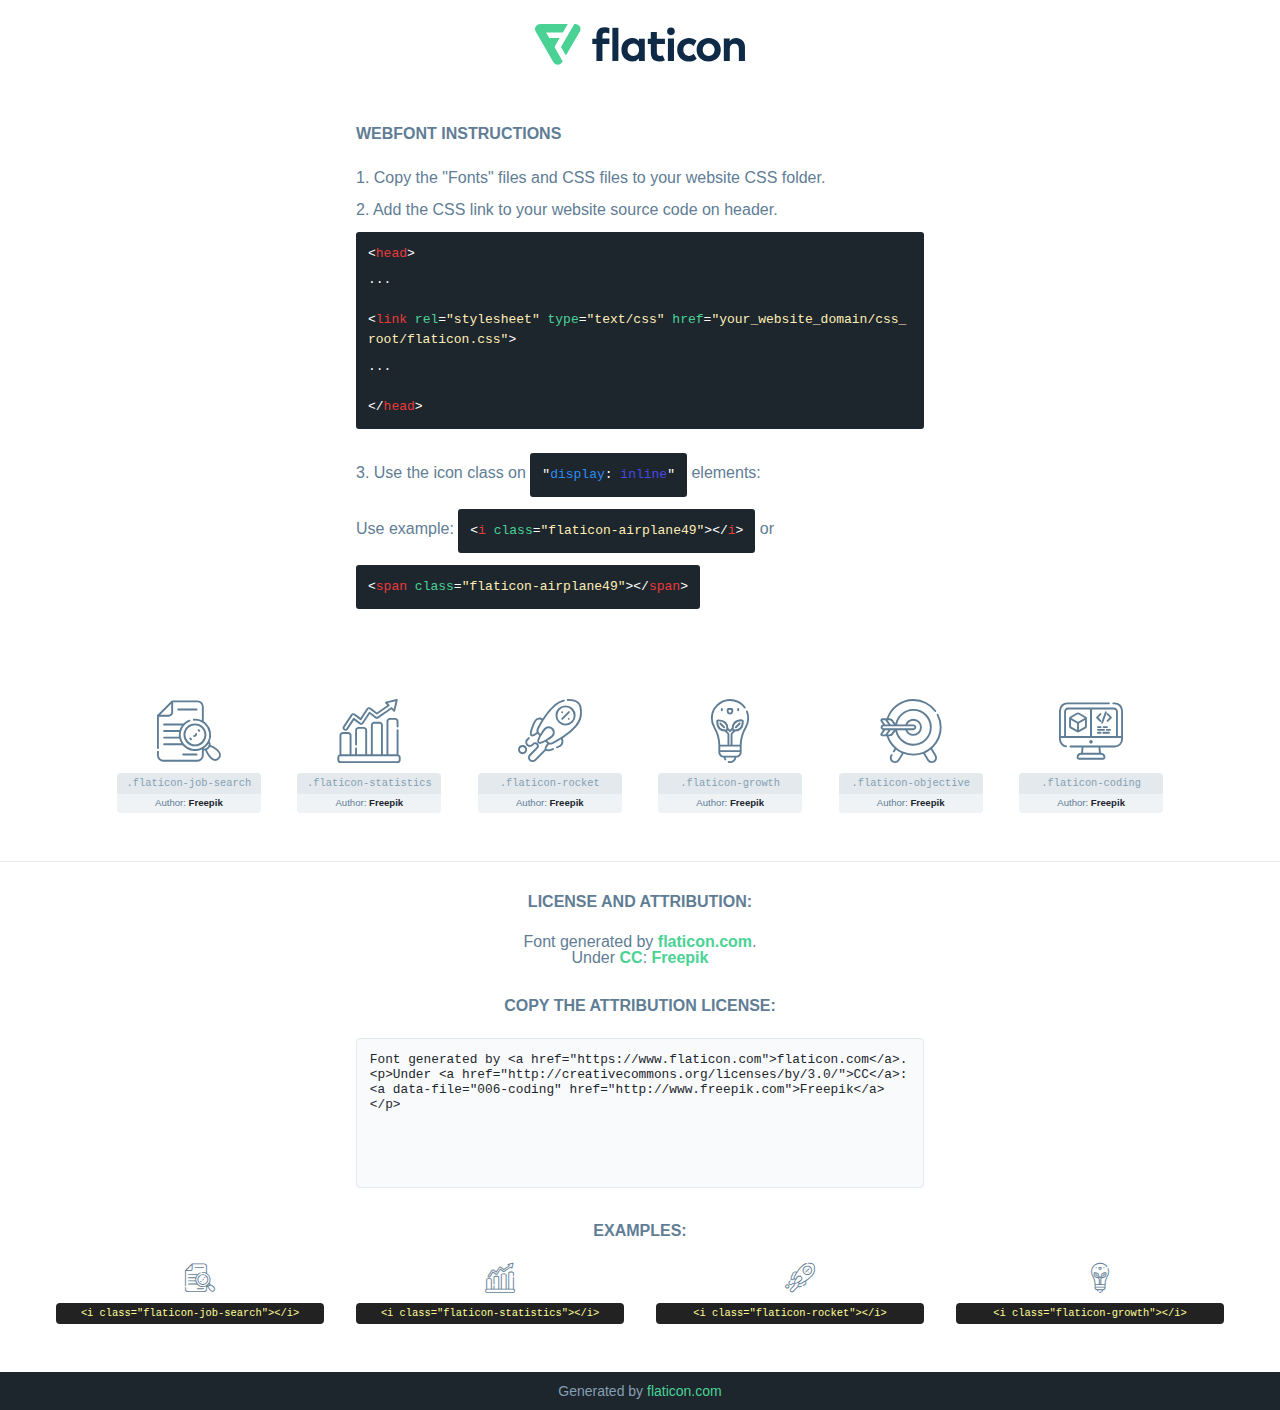
<file: fonts/flaticon/font/flaticon.html>
<!DOCTYPE html>
<!--
  Flaticon icon font: Flaticon
  Creation date: 19/01/2021 11:09
-->
<html>

<head>
    <title>Flaticon Webfont</title>
    <link rel="stylesheet" type="text/css" href="flaticon.css">
    <meta charset="UTF-8">
    <style>
    html, body, div, span, applet, object, iframe,
    h1, h2, h3, h4, h5, h6, p, blockquote, pre,
    a, abbr, acronym, address, big, cite, code,
    del, dfn, em, img, ins, kbd, q, s, samp,
    small, strike, strong, sub, sup, tt, var,
    b, u, i, center,
    dl, dt, dd, ol, ul, li,
    fieldset, form, label, legend,
    table, caption, tbody, tfoot, thead, tr, th, td,
    article, aside, canvas, details, embed,
    figure, figcaption, footer, header, hgroup,
    menu, nav, output, ruby, section, summary,
    time, mark, audio, video {
        margin: 0;
        padding: 0;
        border: 0;
        font-size: 100%;
        font: inherit;
        vertical-align: baseline;
    }
    /* HTML5 display-role reset for older browsers */
    article, aside, details, figcaption, figure,
    footer, header, hgroup, menu, nav, section {
        display: block;
    }
    body {
        line-height: 1;
    }
    ol, ul {
        list-style: none;
    }
    blockquote, q {
        quotes: none;
    }
    blockquote:before, blockquote:after,
    q:before, q:after {
        content: '';
        content: none;
    }
    table {
        border-collapse: collapse;
        border-spacing: 0;
    }
    body {
        font-family: Helvetica, Arial, sans-serif;
        font-size: 16px;
        color: #5f7d95;
    }
    a {
        color: #4AD295;
        font-weight: bold;
        text-decoration: none;
    }
    * {
        -moz-box-sizing: border-box;
        -webkit-box-sizing: border-box;
        box-sizing: border-box;
        margin: 0;
        padding: 0;
    }
    [class^="flaticon-"]:before, [class*=" flaticon-"]:before, [class^="flaticon-"]:after, [class*=" flaticon-"]:after {
        font-family: Flaticon;
        font-size: 30px;
        font-style: normal;
        margin-left: 20px;
        color: #333;
    }
    .wrapper {
        max-width: 600px;
        margin: auto;
        padding: 0 1em;
    }
    .title {
        margin-bottom: 24px;
        text-transform: uppercase;
        font-weight: bold;
    }
    header {
        text-align: center;
        padding: 24px;
    }
    header .logo {
        width: 210px;
        height: auto;
        border: none;
        display: inline-block;
    }
    header strong {
        font-size: 28px;
        font-weight: 500;
        vertical-align: middle;
    }
    .demo {
        margin: 2em auto;
        line-height: 1.25em;
    }
    .demo ul li {
        margin-bottom: 12px;
    }
    .demo ul li code {
        background-color: #1D262D;
        border-radius: 3px;
        padding: 12px;
        display: inline-block;
        color: #fff;
        font-family: Consolas,Monaco,Lucida Console,Liberation Mono,DejaVu Sans Mono,Bitstream Vera Sans Mono,Courier New, monospace;
        font-weight: lighter;
        margin-top: 12px;
        font-size: 13px;
        word-break: break-all;
    }
    .demo ul li code .red {
        color: #EC3A3B;
    }
    .demo ul li code .green {
        color: #4AD295;
    }
    .demo ul li code .yellow {
        color: #FFEEB6;
    }
    .demo ul li code .blue {
        color: #2C8CF4;
    }
    .demo ul li code .purple {
        color: #4949E7;
    }
    .demo ul li code .dots {
        margin-top: 0.5em;
        display: block;
    }
    #glyphs {
        border-bottom: 1px solid #E3E9ED;
        padding: 2em 0;
        text-align: center;
    }
    .glyph {
        display: inline-block;
        width: 9em;
        margin: 1em;
        text-align: center;
        vertical-align: top;
        background: #FFF;
    }
    .glyph .glyph-icon {
        padding: 10px;
        display: block;
        font-family:"Flaticon";
        font-size: 64px;
        line-height: 1;
    }
    .glyph .glyph-icon:before {
        font-size: 64px;
        color: #5f7d95;
        margin-left: 0;
    }
    .class-name {
        font-size: 0.65em;
        background-color: #E3E9ED;
        color: #869FB2;
        border-radius: 4px 4px 0 0;
        padding: 0.5em;
        font-family: Consolas,Monaco,Lucida Console,Liberation Mono,DejaVu Sans Mono,Bitstream Vera Sans Mono,Courier New, monospace;
    }
    .author-name {
        font-size: 0.6em;
        background-color: #EFF3F6;
        border-top: 0;
        border-radius: 0 0 4px 4px;
        padding: 0.5em;
    }
    .author-name a {
        color: #1D262D;
    }
    .class-name:last-child {
        font-size: 10px;
        color:#888;
    }
    .class-name:last-child a {
        font-size: 10px;
        color:#555;
    }
    .glyph > input {
        display: block;
        width: 100px;
        margin: 5px auto;
        text-align: center;
        font-size: 12px;
        cursor: text;
    }
    .glyph > input.icon-input {
        font-family:"Flaticon";
        font-size: 16px;
        margin-bottom: 10px;
    }
    .attribution .title {
        margin-top: 2em;
    }
    .attribution textarea {
        background-color: #F8FAFB;
        color: #1D262D;
        padding: 1em;
        border: none;
        box-shadow: none;
        border: 1px solid #E3E9ED;
        border-radius: 4px;
        resize: none;
        width: 100%;
        height: 150px;
        font-size: 0.8em;
        font-family: Consolas,Monaco,Lucida Console,Liberation Mono,DejaVu Sans Mono,Bitstream Vera Sans Mono,Courier New, monospace;
        -webkit-appearance: none;
    }
    .attribution textarea:hover {
        border-color: #CFD9E0;
    }
    .attribution textarea:focus {
        border-color: #4AD295;
    }
    .iconsuse {
        margin: 2em auto;
        text-align: center;
        max-width: 1200px;
    }
    .iconsuse:after {
        content: '';
        display: table;
        clear: both;
    }
    .iconsuse .image {
        float: left;
        width: 25%;
        padding: 0 1em;
    }
    .iconsuse .image p {
        margin-bottom: 1em;
    }
    .iconsuse .image span {
        display: block;
        font-size: 0.65em;
        background-color: #222;
        color: #fff;
        border-radius: 4px;
        padding: 0.5em;
        color: #FFFF99;
        margin-top: 1em;
        font-family: Consolas,Monaco,Lucida Console,Liberation Mono,DejaVu Sans Mono,Bitstream Vera Sans Mono,Courier New, monospace;
    }
    .glyph-icon:before {
        color: #5f7d95;
    }
    #footer {
        text-align: center;
        background-color: #1D262D;
        color: #869FB2;
        padding: 12px;
        font-size: 14px;
    }
    #footer a {
        font-weight: normal;
    }
    @media (max-width: 960px) {
        .iconsuse .image {
            width: 50%;
        }
    }
    </style>
</head>

<body class="characters-off">

    <header>
        <a href="https://www.flaticon.com/" target="_blank" class="logo">
            <svg xmlns="http://www.w3.org/2000/svg" viewBox="0 0 394.3 76.5"><path d="M156.6,69.4H145.3V7.1h11.3Z" style="fill:#0e2a47"/><path d="M206.2,69.4h-11V64.8a15.4,15.4,0,0,1-12.6,5.7c-11.6,0-20.3-9.5-20.3-22.1s8.8-22.1,20.3-22.1a15.4,15.4,0,0,1,12.6,5.8V27.5h11Zm-32.4-21c0,6.4,4.2,11.6,10.8,11.6s10.8-4.9,10.8-11.6-4.4-11.6-10.8-11.6S173.9,42,173.9,48.4Z" style="fill:#0e2a47"/><path d="M262.5,13.7a7.2,7.2,0,0,1-14.4,0,7.2,7.2,0,1,1,14.4,0ZM261,69.4H249.6v-42H261Z" style="fill:#0e2a47"/><path id="_Trazado_" data-name="&lt;Trazado&gt;" d="M139.6,17.8a16.6,16.6,0,0,0-8-1.4c-3.2.4-4.9,2-4.9,5.9v5.1h13V37.5h-13v32H115.4v-32h-7.8v-10h7.8V22.2c0-9.9,5.2-16.3,15-16.3a23.4,23.4,0,0,1,9.3,1.8Z" style="fill:#0e2a47"/><path d="M235.1,60c-3.5,0-6.3-1.9-6.3-7.1V37.5H244v-10H228.8V15H217.5V27.5h-5.7v10h5.7V53.7c0,10.9,5.3,16.8,15.7,16.8A22.9,22.9,0,0,0,244,68l-4.3-9.1A12.3,12.3,0,0,1,235.1,60Z" style="fill:#0e2a47"/><path d="M348.9,48.4c0,12.6-9.7,22.1-22.7,22.1s-22.7-9.4-22.7-22.1,9.6-22.1,22.7-22.1S348.9,35.8,348.9,48.4Zm-33.9,0c0,6.8,4.8,11.6,11.1,11.6s11.2-4.8,11.2-11.6-4.8-11.6-11.2-11.6S315.1,41.6,315.1,48.4Z" style="fill:#0e2a47"/><path d="M394.3,42.7V69.4H382.9V46.3c0-6.1-3-9.4-8.2-9.4s-8.9,3.2-8.9,9.5v23H354.6v-42h11v4.9c3-4.5,7.6-6.1,12.3-6.1C387.5,26.3,394.3,33,394.3,42.7Z" style="fill:#0e2a47"/><path d="M298,55.7h0a12.4,12.4,0,0,1-8.2,4.2h-.9l-1.8-.2a10,10,0,0,1-7.4-5.6,13.2,13.2,0,0,1-1.2-5.8,13,13,0,0,1,1.3-5.9,10.1,10.1,0,0,1,7.5-5.5h2.4a11.7,11.7,0,0,1,8.3,4.2l5.5-9.6a19.9,19.9,0,0,0-8.1-4.3,23.4,23.4,0,0,0-6.1-.8,25.2,25.2,0,0,0-7.5,1.1,20.9,20.9,0,0,0-8,4.6,21.9,21.9,0,0,0-6.8,16.4,21.9,21.9,0,0,0,6.7,16.3,20.9,20.9,0,0,0,8,4.6,25.2,25.2,0,0,0,7.7,1.2,23.6,23.6,0,0,0,6.2-.8,20,20,0,0,0,8.1-4.4Z" style="fill:#0e2a47"/><path d="M46.3,26.5H26.9L20.8,16H52.4L61.6,0H9.4A9.3,9.3,0,0,0,1.3,4.7a9.3,9.3,0,0,0,0,9.4L34.6,71.8a9.4,9.4,0,0,0,16.2,0l1.1-1.9L36.6,43.3Z" style="fill:#4ad295"/><path d="M84.2,4.7A9.3,9.3,0,0,0,76.1,0H73.8l-25,43.3,9.2,16L84.2,14A9.3,9.3,0,0,0,84.2,4.7Z" style="fill:#4ad295"/></svg>
        </a>
    </header>

    <section class="demo wrapper">

        <p class="title">Webfont Instructions</p>

        <ul>
            <li>
                <span class="num">1. </span>Copy the "Fonts" files and CSS files to your website CSS folder.
            </li>
            <li>
                <span class="num">2. </span>Add the CSS link to your website source code on header.
                <code class="big">
                    &lt;<span class="red">head</span>&gt;
                    <br/><span class="dots">...</span>
                    <br/>&lt;<span class="red">link</span> <span class="green">rel</span>=<span class="yellow">"stylesheet"</span> <span class="green">type</span>=<span class="yellow">"text/css"</span> <span class="green">href</span>=<span class="yellow">"your_website_domain/css_root/flaticon.css"</span>&gt;
                    <br/><span class="dots">...</span>
                    <br/>&lt;/<span class="red">head</span>&gt;
                </code>
            </li>

            <li>
                <p>
                    <span class="num">3. </span>Use the icon class on <code>"<span class="blue">display</span>:<span class="purple"> inline</span>"</code> elements:
                    <br />
                    Use example: <code>&lt;<span class="red">i</span> <span class="green">class</span>=<span class="yellow">&quot;flaticon-airplane49&quot;</span>&gt;&lt;/<span class="red">i</span>&gt;</code> or <code>&lt;<span class="red">span</span> <span class="green">class</span>=<span class="yellow">&quot;flaticon-airplane49&quot;</span>&gt;&lt;/<span class="red">span</span>&gt;</code>
            </li>
        </ul>

    </section>




   <section id="glyphs">          
    
      
        <div class="glyph"><div class="glyph-icon flaticon-job-search"></div>
            <div class="class-name">.flaticon-job-search</div>
            <div class="author-name">Author: <a data-file="001-job-search" href="http://www.freepik.com">Freepik</a> </div> 
        </div>        
        
        <div class="glyph"><div class="glyph-icon flaticon-statistics"></div>
            <div class="class-name">.flaticon-statistics</div>
            <div class="author-name">Author: <a data-file="002-statistics" href="http://www.freepik.com">Freepik</a> </div> 
        </div>        
        
        <div class="glyph"><div class="glyph-icon flaticon-rocket"></div>
            <div class="class-name">.flaticon-rocket</div>
            <div class="author-name">Author: <a data-file="003-rocket" href="http://www.freepik.com">Freepik</a> </div> 
        </div>        
        
        <div class="glyph"><div class="glyph-icon flaticon-growth"></div>
            <div class="class-name">.flaticon-growth</div>
            <div class="author-name">Author: <a data-file="004-growth" href="http://www.freepik.com">Freepik</a> </div> 
        </div>        
        
        <div class="glyph"><div class="glyph-icon flaticon-objective"></div>
            <div class="class-name">.flaticon-objective</div>
            <div class="author-name">Author: <a data-file="005-objective" href="http://www.freepik.com">Freepik</a> </div> 
        </div>        
        
        <div class="glyph"><div class="glyph-icon flaticon-coding"></div>
            <div class="class-name">.flaticon-coding</div>
            <div class="author-name">Author: <a data-file="006-coding" href="http://www.freepik.com">Freepik</a> </div> 
        </div>        
        

    </section>



    <section class="attribution wrapper"   style="text-align:center;">

      <div class="title">License and attribution:</div><div class="attrDiv">Font generated by <a href="https://www.flaticon.com">flaticon.com</a>. <div><p>Under <a href="http://creativecommons.org/licenses/by/3.0/">CC</a>: <a data-file="006-coding" href="http://www.freepik.com">Freepik</a></p>  </div>
      </div>
      <div class="title">Copy the Attribution License:</div>

    <textarea onclick="this.focus();this.select();">Font generated by &lt;a href=&quot;https://www.flaticon.com&quot;&gt;flaticon.com&lt;/a&gt;. <p>Under <a href="http://creativecommons.org/licenses/by/3.0/">CC</a>: <a data-file="006-coding" href="http://www.freepik.com">Freepik</a></p>  
     </textarea>

    </section>

    <section class="iconsuse">

          <div class="title">Examples:</div>            
             
            <div class="image">
                <p>
                    <i class="glyph-icon flaticon-job-search"></i> 
                    <span>&lt;i class=&quot;flaticon-job-search&quot;&gt;&lt;/i&gt;</span>
                </p>
            </div>
            
            <div class="image">
                <p>
                    <i class="glyph-icon flaticon-statistics"></i> 
                    <span>&lt;i class=&quot;flaticon-statistics&quot;&gt;&lt;/i&gt;</span>
                </p>
            </div>
            
            <div class="image">
                <p>
                    <i class="glyph-icon flaticon-rocket"></i> 
                    <span>&lt;i class=&quot;flaticon-rocket&quot;&gt;&lt;/i&gt;</span>
                </p>
            </div>
            
            <div class="image">
                <p>
                    <i class="glyph-icon flaticon-growth"></i> 
                    <span>&lt;i class=&quot;flaticon-growth&quot;&gt;&lt;/i&gt;</span>
                </p>
            </div>
                       
        </div>
                            
    </section>

<div id="footer">
    <div>Generated by <a href="https://www.flaticon.com">flaticon.com</a>
    </div>
</div>



</body>
</html>
</file>
<file: fonts/icomoon/style.css>
@font-face {
  font-family: 'icomoon';
  src:  url('fonts/icomoon.eot?10si43');
  src:  url('fonts/icomoon.eot?10si43#iefix') format('embedded-opentype'),
    url('fonts/icomoon.ttf?10si43') format('truetype'),
    url('fonts/icomoon.woff?10si43') format('woff'),
    url('fonts/icomoon.svg?10si43#icomoon') format('svg');
  font-weight: normal;
  font-style: normal;
}

[class^="icon-"], [class*=" icon-"] {
  /* use !important to prevent issues with browser extensions that change fonts */
  font-family: 'icomoon' !important;
  speak: none;
  font-style: normal;
  font-weight: normal;
  font-variant: normal;
  text-transform: none;
  line-height: 1;

  /* Better Font Rendering =========== */
  -webkit-font-smoothing: antialiased;
  -moz-osx-font-smoothing: grayscale;
}

.icon-asterisk:before {
  content: "\f069";
}
.icon-plus:before {
  content: "\f067";
}
.icon-question:before {
  content: "\f128";
}
.icon-minus:before {
  content: "\f068";
}
.icon-glass:before {
  content: "\f000";
}
.icon-music:before {
  content: "\f001";
}
.icon-search:before {
  content: "\f002";
}
.icon-envelope-o:before {
  content: "\f003";
}
.icon-heart:before {
  content: "\f004";
}
.icon-star:before {
  content: "\f005";
}
.icon-star-o:before {
  content: "\f006";
}
.icon-user:before {
  content: "\f007";
}
.icon-film:before {
  content: "\f008";
}
.icon-th-large:before {
  content: "\f009";
}
.icon-th:before {
  content: "\f00a";
}
.icon-th-list:before {
  content: "\f00b";
}
.icon-check:before {
  content: "\f00c";
}
.icon-close:before {
  content: "\f00d";
}
.icon-remove:before {
  content: "\f00d";
}
.icon-times:before {
  content: "\f00d";
}
.icon-search-plus:before {
  content: "\f00e";
}
.icon-search-minus:before {
  content: "\f010";
}
.icon-power-off:before {
  content: "\f011";
}
.icon-signal:before {
  content: "\f012";
}
.icon-cog:before {
  content: "\f013";
}
.icon-gear:before {
  content: "\f013";
}
.icon-trash-o:before {
  content: "\f014";
}
.icon-home:before {
  content: "\f015";
}
.icon-file-o:before {
  content: "\f016";
}
.icon-clock-o:before {
  content: "\f017";
}
.icon-road:before {
  content: "\f018";
}
.icon-download:before {
  content: "\f019";
}
.icon-arrow-circle-o-down:before {
  content: "\f01a";
}
.icon-arrow-circle-o-up:before {
  content: "\f01b";
}
.icon-inbox:before {
  content: "\f01c";
}
.icon-play-circle-o:before {
  content: "\f01d";
}
.icon-repeat:before {
  content: "\f01e";
}
.icon-rotate-right:before {
  content: "\f01e";
}
.icon-refresh:before {
  content: "\f021";
}
.icon-list-alt:before {
  content: "\f022";
}
.icon-lock:before {
  content: "\f023";
}
.icon-flag:before {
  content: "\f024";
}
.icon-headphones:before {
  content: "\f025";
}
.icon-volume-off:before {
  content: "\f026";
}
.icon-volume-down:before {
  content: "\f027";
}
.icon-volume-up:before {
  content: "\f028";
}
.icon-qrcode:before {
  content: "\f029";
}
.icon-barcode:before {
  content: "\f02a";
}
.icon-tag:before {
  content: "\f02b";
}
.icon-tags:before {
  content: "\f02c";
}
.icon-book:before {
  content: "\f02d";
}
.icon-bookmark:before {
  content: "\f02e";
}
.icon-print:before {
  content: "\f02f";
}
.icon-camera:before {
  content: "\f030";
}
.icon-font:before {
  content: "\f031";
}
.icon-bold:before {
  content: "\f032";
}
.icon-italic:before {
  content: "\f033";
}
.icon-text-height:before {
  content: "\f034";
}
.icon-text-width:before {
  content: "\f035";
}
.icon-align-left:before {
  content: "\f036";
}
.icon-align-center:before {
  content: "\f037";
}
.icon-align-right:before {
  content: "\f038";
}
.icon-align-justify:before {
  content: "\f039";
}
.icon-list:before {
  content: "\f03a";
}
.icon-dedent:before {
  content: "\f03b";
}
.icon-outdent:before {
  content: "\f03b";
}
.icon-indent:before {
  content: "\f03c";
}
.icon-video-camera:before {
  content: "\f03d";
}
.icon-image:before {
  content: "\f03e";
}
.icon-photo:before {
  content: "\f03e";
}
.icon-picture-o:before {
  content: "\f03e";
}
.icon-pencil:before {
  content: "\f040";
}
.icon-map-marker:before {
  content: "\f041";
}
.icon-adjust:before {
  content: "\f042";
}
.icon-tint:before {
  content: "\f043";
}
.icon-edit:before {
  content: "\f044";
}
.icon-pencil-square-o:before {
  content: "\f044";
}
.icon-share-square-o:before {
  content: "\f045";
}
.icon-check-square-o:before {
  content: "\f046";
}
.icon-arrows:before {
  content: "\f047";
}
.icon-step-backward:before {
  content: "\f048";
}
.icon-fast-backward:before {
  content: "\f049";
}
.icon-backward:before {
  content: "\f04a";
}
.icon-play:before {
  content: "\f04b";
}
.icon-pause:before {
  content: "\f04c";
}
.icon-stop:before {
  content: "\f04d";
}
.icon-forward:before {
  content: "\f04e";
}
.icon-fast-forward:before {
  content: "\f050";
}
.icon-step-forward:before {
  content: "\f051";
}
.icon-eject:before {
  content: "\f052";
}
.icon-chevron-left:before {
  content: "\f053";
}
.icon-chevron-right:before {
  content: "\f054";
}
.icon-plus-circle:before {
  content: "\f055";
}
.icon-minus-circle:before {
  content: "\f056";
}
.icon-times-circle:before {
  content: "\f057";
}
.icon-check-circle:before {
  content: "\f058";
}
.icon-question-circle:before {
  content: "\f059";
}
.icon-info-circle:before {
  content: "\f05a";
}
.icon-crosshairs:before {
  content: "\f05b";
}
.icon-times-circle-o:before {
  content: "\f05c";
}
.icon-check-circle-o:before {
  content: "\f05d";
}
.icon-ban:before {
  content: "\f05e";
}
.icon-arrow-left:before {
  content: "\f060";
}
.icon-arrow-right:before {
  content: "\f061";
}
.icon-arrow-up:before {
  content: "\f062";
}
.icon-arrow-down:before {
  content: "\f063";
}
.icon-mail-forward:before {
  content: "\f064";
}
.icon-share:before {
  content: "\f064";
}
.icon-expand:before {
  content: "\f065";
}
.icon-compress:before {
  content: "\f066";
}
.icon-exclamation-circle:before {
  content: "\f06a";
}
.icon-gift:before {
  content: "\f06b";
}
.icon-leaf:before {
  content: "\f06c";
}
.icon-fire:before {
  content: "\f06d";
}
.icon-eye:before {
  content: "\f06e";
}
.icon-eye-slash:before {
  content: "\f070";
}
.icon-exclamation-triangle:before {
  content: "\f071";
}
.icon-warning:before {
  content: "\f071";
}
.icon-plane:before {
  content: "\f072";
}
.icon-calendar:before {
  content: "\f073";
}
.icon-random:before {
  content: "\f074";
}
.icon-comment:before {
  content: "\f075";
}
.icon-magnet:before {
  content: "\f076";
}
.icon-chevron-up:before {
  content: "\f077";
}
.icon-chevron-down:before {
  content: "\f078";
}
.icon-retweet:before {
  content: "\f079";
}
.icon-shopping-cart:before {
  content: "\f07a";
}
.icon-folder:before {
  content: "\f07b";
}
.icon-folder-open:before {
  content: "\f07c";
}
.icon-arrows-v:before {
  content: "\f07d";
}
.icon-arrows-h:before {
  content: "\f07e";
}
.icon-bar-chart:before {
  content: "\f080";
}
.icon-bar-chart-o:before {
  content: "\f080";
}
.icon-twitter-square:before {
  content: "\f081";
}
.icon-facebook-square:before {
  content: "\f082";
}
.icon-camera-retro:before {
  content: "\f083";
}
.icon-key:before {
  content: "\f084";
}
.icon-cogs:before {
  content: "\f085";
}
.icon-gears:before {
  content: "\f085";
}
.icon-comments:before {
  content: "\f086";
}
.icon-thumbs-o-up:before {
  content: "\f087";
}
.icon-thumbs-o-down:before {
  content: "\f088";
}
.icon-star-half:before {
  content: "\f089";
}
.icon-heart-o:before {
  content: "\f08a";
}
.icon-sign-out:before {
  content: "\f08b";
}
.icon-linkedin-square:before {
  content: "\f08c";
}
.icon-thumb-tack:before {
  content: "\f08d";
}
.icon-external-link:before {
  content: "\f08e";
}
.icon-sign-in:before {
  content: "\f090";
}
.icon-trophy:before {
  content: "\f091";
}
.icon-github-square:before {
  content: "\f092";
}
.icon-upload:before {
  content: "\f093";
}
.icon-lemon-o:before {
  content: "\f094";
}
.icon-phone:before {
  content: "\f095";
}
.icon-square-o:before {
  content: "\f096";
}
.icon-bookmark-o:before {
  content: "\f097";
}
.icon-phone-square:before {
  content: "\f098";
}
.icon-twitter:before {
  content: "\f099";
}
.icon-facebook:before {
  content: "\f09a";
}
.icon-facebook-f:before {
  content: "\f09a";
}
.icon-github:before {
  content: "\f09b";
}
.icon-unlock:before {
  content: "\f09c";
}
.icon-credit-card:before {
  content: "\f09d";
}
.icon-feed:before {
  content: "\f09e";
}
.icon-rss:before {
  content: "\f09e";
}
.icon-hdd-o:before {
  content: "\f0a0";
}
.icon-bullhorn:before {
  content: "\f0a1";
}
.icon-bell-o:before {
  content: "\f0a2";
}
.icon-certificate:before {
  content: "\f0a3";
}
.icon-hand-o-right:before {
  content: "\f0a4";
}
.icon-hand-o-left:before {
  content: "\f0a5";
}
.icon-hand-o-up:before {
  content: "\f0a6";
}
.icon-hand-o-down:before {
  content: "\f0a7";
}
.icon-arrow-circle-left:before {
  content: "\f0a8";
}
.icon-arrow-circle-right:before {
  content: "\f0a9";
}
.icon-arrow-circle-up:before {
  content: "\f0aa";
}
.icon-arrow-circle-down:before {
  content: "\f0ab";
}
.icon-globe:before {
  content: "\f0ac";
}
.icon-wrench:before {
  content: "\f0ad";
}
.icon-tasks:before {
  content: "\f0ae";
}
.icon-filter:before {
  content: "\f0b0";
}
.icon-briefcase:before {
  content: "\f0b1";
}
.icon-arrows-alt:before {
  content: "\f0b2";
}
.icon-group:before {
  content: "\f0c0";
}
.icon-users:before {
  content: "\f0c0";
}
.icon-chain:before {
  content: "\f0c1";
}
.icon-link:before {
  content: "\f0c1";
}
.icon-cloud:before {
  content: "\f0c2";
}
.icon-flask:before {
  content: "\f0c3";
}
.icon-cut:before {
  content: "\f0c4";
}
.icon-scissors:before {
  content: "\f0c4";
}
.icon-copy:before {
  content: "\f0c5";
}
.icon-files-o:before {
  content: "\f0c5";
}
.icon-paperclip:before {
  content: "\f0c6";
}
.icon-floppy-o:before {
  content: "\f0c7";
}
.icon-save:before {
  content: "\f0c7";
}
.icon-square:before {
  content: "\f0c8";
}
.icon-bars:before {
  content: "\f0c9";
}
.icon-navicon:before {
  content: "\f0c9";
}
.icon-reorder:before {
  content: "\f0c9";
}
.icon-list-ul:before {
  content: "\f0ca";
}
.icon-list-ol:before {
  content: "\f0cb";
}
.icon-strikethrough:before {
  content: "\f0cc";
}
.icon-underline:before {
  content: "\f0cd";
}
.icon-table:before {
  content: "\f0ce";
}
.icon-magic:before {
  content: "\f0d0";
}
.icon-truck:before {
  content: "\f0d1";
}
.icon-pinterest:before {
  content: "\f0d2";
}
.icon-pinterest-square:before {
  content: "\f0d3";
}
.icon-google-plus-square:before {
  content: "\f0d4";
}
.icon-google-plus:before {
  content: "\f0d5";
}
.icon-money:before {
  content: "\f0d6";
}
.icon-caret-down:before {
  content: "\f0d7";
}
.icon-caret-up:before {
  content: "\f0d8";
}
.icon-caret-left:before {
  content: "\f0d9";
}
.icon-caret-right:before {
  content: "\f0da";
}
.icon-columns:before {
  content: "\f0db";
}
.icon-sort:before {
  content: "\f0dc";
}
.icon-unsorted:before {
  content: "\f0dc";
}
.icon-sort-desc:before {
  content: "\f0dd";
}
.icon-sort-down:before {
  content: "\f0dd";
}
.icon-sort-asc:before {
  content: "\f0de";
}
.icon-sort-up:before {
  content: "\f0de";
}
.icon-envelope:before {
  content: "\f0e0";
}
.icon-linkedin:before {
  content: "\f0e1";
}
.icon-rotate-left:before {
  content: "\f0e2";
}
.icon-undo:before {
  content: "\f0e2";
}
.icon-gavel:before {
  content: "\f0e3";
}
.icon-legal:before {
  content: "\f0e3";
}
.icon-dashboard:before {
  content: "\f0e4";
}
.icon-tachometer:before {
  content: "\f0e4";
}
.icon-comment-o:before {
  content: "\f0e5";
}
.icon-comments-o:before {
  content: "\f0e6";
}
.icon-bolt:before {
  content: "\f0e7";
}
.icon-flash:before {
  content: "\f0e7";
}
.icon-sitemap:before {
  content: "\f0e8";
}
.icon-umbrella:before {
  content: "\f0e9";
}
.icon-clipboard:before {
  content: "\f0ea";
}
.icon-paste:before {
  content: "\f0ea";
}
.icon-lightbulb-o:before {
  content: "\f0eb";
}
.icon-exchange:before {
  content: "\f0ec";
}
.icon-cloud-download:before {
  content: "\f0ed";
}
.icon-cloud-upload:before {
  content: "\f0ee";
}
.icon-user-md:before {
  content: "\f0f0";
}
.icon-stethoscope:before {
  content: "\f0f1";
}
.icon-suitcase:before {
  content: "\f0f2";
}
.icon-bell:before {
  content: "\f0f3";
}
.icon-coffee:before {
  content: "\f0f4";
}
.icon-cutlery:before {
  content: "\f0f5";
}
.icon-file-text-o:before {
  content: "\f0f6";
}
.icon-building-o:before {
  content: "\f0f7";
}
.icon-hospital-o:before {
  content: "\f0f8";
}
.icon-ambulance:before {
  content: "\f0f9";
}
.icon-medkit:before {
  content: "\f0fa";
}
.icon-fighter-jet:before {
  content: "\f0fb";
}
.icon-beer:before {
  content: "\f0fc";
}
.icon-h-square:before {
  content: "\f0fd";
}
.icon-plus-square:before {
  content: "\f0fe";
}
.icon-angle-double-left:before {
  content: "\f100";
}
.icon-angle-double-right:before {
  content: "\f101";
}
.icon-angle-double-up:before {
  content: "\f102";
}
.icon-angle-double-down:before {
  content: "\f103";
}
.icon-angle-left:before {
  content: "\f104";
}
.icon-angle-right:before {
  content: "\f105";
}
.icon-angle-up:before {
  content: "\f106";
}
.icon-angle-down:before {
  content: "\f107";
}
.icon-desktop:before {
  content: "\f108";
}
.icon-laptop:before {
  content: "\f109";
}
.icon-tablet:before {
  content: "\f10a";
}
.icon-mobile:before {
  content: "\f10b";
}
.icon-mobile-phone:before {
  content: "\f10b";
}
.icon-circle-o:before {
  content: "\f10c";
}
.icon-quote-left:before {
  content: "\f10d";
}
.icon-quote-right:before {
  content: "\f10e";
}
.icon-spinner:before {
  content: "\f110";
}
.icon-circle:before {
  content: "\f111";
}
.icon-mail-reply:before {
  content: "\f112";
}
.icon-reply:before {
  content: "\f112";
}
.icon-github-alt:before {
  content: "\f113";
}
.icon-folder-o:before {
  content: "\f114";
}
.icon-folder-open-o:before {
  content: "\f115";
}
.icon-smile-o:before {
  content: "\f118";
}
.icon-frown-o:before {
  content: "\f119";
}
.icon-meh-o:before {
  content: "\f11a";
}
.icon-gamepad:before {
  content: "\f11b";
}
.icon-keyboard-o:before {
  content: "\f11c";
}
.icon-flag-o:before {
  content: "\f11d";
}
.icon-flag-checkered:before {
  content: "\f11e";
}
.icon-terminal:before {
  content: "\f120";
}
.icon-code:before {
  content: "\f121";
}
.icon-mail-reply-all:before {
  content: "\f122";
}
.icon-reply-all:before {
  content: "\f122";
}
.icon-star-half-empty:before {
  content: "\f123";
}
.icon-star-half-full:before {
  content: "\f123";
}
.icon-star-half-o:before {
  content: "\f123";
}
.icon-location-arrow:before {
  content: "\f124";
}
.icon-crop:before {
  content: "\f125";
}
.icon-code-fork:before {
  content: "\f126";
}
.icon-chain-broken:before {
  content: "\f127";
}
.icon-unlink:before {
  content: "\f127";
}
.icon-info:before {
  content: "\f129";
}
.icon-exclamation:before {
  content: "\f12a";
}
.icon-superscript:before {
  content: "\f12b";
}
.icon-subscript:before {
  content: "\f12c";
}
.icon-eraser:before {
  content: "\f12d";
}
.icon-puzzle-piece:before {
  content: "\f12e";
}
.icon-microphone:before {
  content: "\f130";
}
.icon-microphone-slash:before {
  content: "\f131";
}
.icon-shield:before {
  content: "\f132";
}
.icon-calendar-o:before {
  content: "\f133";
}
.icon-fire-extinguisher:before {
  content: "\f134";
}
.icon-rocket:before {
  content: "\f135";
}
.icon-maxcdn:before {
  content: "\f136";
}
.icon-chevron-circle-left:before {
  content: "\f137";
}
.icon-chevron-circle-right:before {
  content: "\f138";
}
.icon-chevron-circle-up:before {
  content: "\f139";
}
.icon-chevron-circle-down:before {
  content: "\f13a";
}
.icon-html5:before {
  content: "\f13b";
}
.icon-css3:before {
  content: "\f13c";
}
.icon-anchor:before {
  content: "\f13d";
}
.icon-unlock-alt:before {
  content: "\f13e";
}
.icon-bullseye:before {
  content: "\f140";
}
.icon-ellipsis-h:before {
  content: "\f141";
}
.icon-ellipsis-v:before {
  content: "\f142";
}
.icon-rss-square:before {
  content: "\f143";
}
.icon-play-circle:before {
  content: "\f144";
}
.icon-ticket:before {
  content: "\f145";
}
.icon-minus-square:before {
  content: "\f146";
}
.icon-minus-square-o:before {
  content: "\f147";
}
.icon-level-up:before {
  content: "\f148";
}
.icon-level-down:before {
  content: "\f149";
}
.icon-check-square:before {
  content: "\f14a";
}
.icon-pencil-square:before {
  content: "\f14b";
}
.icon-external-link-square:before {
  content: "\f14c";
}
.icon-share-square:before {
  content: "\f14d";
}
.icon-compass:before {
  content: "\f14e";
}
.icon-caret-square-o-down:before {
  content: "\f150";
}
.icon-toggle-down:before {
  content: "\f150";
}
.icon-caret-square-o-up:before {
  content: "\f151";
}
.icon-toggle-up:before {
  content: "\f151";
}
.icon-caret-square-o-right:before {
  content: "\f152";
}
.icon-toggle-right:before {
  content: "\f152";
}
.icon-eur:before {
  content: "\f153";
}
.icon-euro:before {
  content: "\f153";
}
.icon-gbp:before {
  content: "\f154";
}
.icon-dollar:before {
  content: "\f155";
}
.icon-usd:before {
  content: "\f155";
}
.icon-inr:before {
  content: "\f156";
}
.icon-rupee:before {
  content: "\f156";
}
.icon-cny:before {
  content: "\f157";
}
.icon-jpy:before {
  content: "\f157";
}
.icon-rmb:before {
  content: "\f157";
}
.icon-yen:before {
  content: "\f157";
}
.icon-rouble:before {
  content: "\f158";
}
.icon-rub:before {
  content: "\f158";
}
.icon-ruble:before {
  content: "\f158";
}
.icon-krw:before {
  content: "\f159";
}
.icon-won:before {
  content: "\f159";
}
.icon-bitcoin:before {
  content: "\f15a";
}
.icon-btc:before {
  content: "\f15a";
}
.icon-file:before {
  content: "\f15b";
}
.icon-file-text:before {
  content: "\f15c";
}
.icon-sort-alpha-asc:before {
  content: "\f15d";
}
.icon-sort-alpha-desc:before {
  content: "\f15e";
}
.icon-sort-amount-asc:before {
  content: "\f160";
}
.icon-sort-amount-desc:before {
  content: "\f161";
}
.icon-sort-numeric-asc:before {
  content: "\f162";
}
.icon-sort-numeric-desc:before {
  content: "\f163";
}
.icon-thumbs-up:before {
  content: "\f164";
}
.icon-thumbs-down:before {
  content: "\f165";
}
.icon-youtube-square:before {
  content: "\f166";
}
.icon-youtube:before {
  content: "\f167";
}
.icon-xing:before {
  content: "\f168";
}
.icon-xing-square:before {
  content: "\f169";
}
.icon-youtube-play:before {
  content: "\f16a";
}
.icon-dropbox:before {
  content: "\f16b";
}
.icon-stack-overflow:before {
  content: "\f16c";
}
.icon-instagram:before {
  content: "\f16d";
}
.icon-flickr:before {
  content: "\f16e";
}
.icon-adn:before {
  content: "\f170";
}
.icon-bitbucket:before {
  content: "\f171";
}
.icon-bitbucket-square:before {
  content: "\f172";
}
.icon-tumblr:before {
  content: "\f173";
}
.icon-tumblr-square:before {
  content: "\f174";
}
.icon-long-arrow-down:before {
  content: "\f175";
}
.icon-long-arrow-up:before {
  content: "\f176";
}
.icon-long-arrow-left:before {
  content: "\f177";
}
.icon-long-arrow-right:before {
  content: "\f178";
}
.icon-apple:before {
  content: "\f179";
}
.icon-windows:before {
  content: "\f17a";
}
.icon-android:before {
  content: "\f17b";
}
.icon-linux:before {
  content: "\f17c";
}
.icon-dribbble:before {
  content: "\f17d";
}
.icon-skype:before {
  content: "\f17e";
}
.icon-foursquare:before {
  content: "\f180";
}
.icon-trello:before {
  content: "\f181";
}
.icon-female:before {
  content: "\f182";
}
.icon-male:before {
  content: "\f183";
}
.icon-gittip:before {
  content: "\f184";
}
.icon-gratipay:before {
  content: "\f184";
}
.icon-sun-o:before {
  content: "\f185";
}
.icon-moon-o:before {
  content: "\f186";
}
.icon-archive:before {
  content: "\f187";
}
.icon-bug:before {
  content: "\f188";
}
.icon-vk:before {
  content: "\f189";
}
.icon-weibo:before {
  content: "\f18a";
}
.icon-renren:before {
  content: "\f18b";
}
.icon-pagelines:before {
  content: "\f18c";
}
.icon-stack-exchange:before {
  content: "\f18d";
}
.icon-arrow-circle-o-right:before {
  content: "\f18e";
}
.icon-arrow-circle-o-left:before {
  content: "\f190";
}
.icon-caret-square-o-left:before {
  content: "\f191";
}
.icon-toggle-left:before {
  content: "\f191";
}
.icon-dot-circle-o:before {
  content: "\f192";
}
.icon-wheelchair:before {
  content: "\f193";
}
.icon-vimeo-square:before {
  content: "\f194";
}
.icon-try:before {
  content: "\f195";
}
.icon-turkish-lira:before {
  content: "\f195";
}
.icon-plus-square-o:before {
  content: "\f196";
}
.icon-space-shuttle:before {
  content: "\f197";
}
.icon-slack:before {
  content: "\f198";
}
.icon-envelope-square:before {
  content: "\f199";
}
.icon-wordpress:before {
  content: "\f19a";
}
.icon-openid:before {
  content: "\f19b";
}
.icon-bank:before {
  content: "\f19c";
}
.icon-institution:before {
  content: "\f19c";
}
.icon-university:before {
  content: "\f19c";
}
.icon-graduation-cap:before {
  content: "\f19d";
}
.icon-mortar-board:before {
  content: "\f19d";
}
.icon-yahoo:before {
  content: "\f19e";
}
.icon-google:before {
  content: "\f1a0";
}
.icon-reddit:before {
  content: "\f1a1";
}
.icon-reddit-square:before {
  content: "\f1a2";
}
.icon-stumbleupon-circle:before {
  content: "\f1a3";
}
.icon-stumbleupon:before {
  content: "\f1a4";
}
.icon-delicious:before {
  content: "\f1a5";
}
.icon-digg:before {
  content: "\f1a6";
}
.icon-pied-piper-pp:before {
  content: "\f1a7";
}
.icon-pied-piper-alt:before {
  content: "\f1a8";
}
.icon-drupal:before {
  content: "\f1a9";
}
.icon-joomla:before {
  content: "\f1aa";
}
.icon-language:before {
  content: "\f1ab";
}
.icon-fax:before {
  content: "\f1ac";
}
.icon-building:before {
  content: "\f1ad";
}
.icon-child:before {
  content: "\f1ae";
}
.icon-paw:before {
  content: "\f1b0";
}
.icon-spoon:before {
  content: "\f1b1";
}
.icon-cube:before {
  content: "\f1b2";
}
.icon-cubes:before {
  content: "\f1b3";
}
.icon-behance:before {
  content: "\f1b4";
}
.icon-behance-square:before {
  content: "\f1b5";
}
.icon-steam:before {
  content: "\f1b6";
}
.icon-steam-square:before {
  content: "\f1b7";
}
.icon-recycle:before {
  content: "\f1b8";
}
.icon-automobile:before {
  content: "\f1b9";
}
.icon-car:before {
  content: "\f1b9";
}
.icon-cab:before {
  content: "\f1ba";
}
.icon-taxi:before {
  content: "\f1ba";
}
.icon-tree:before {
  content: "\f1bb";
}
.icon-spotify:before {
  content: "\f1bc";
}
.icon-deviantart:before {
  content: "\f1bd";
}
.icon-soundcloud:before {
  content: "\f1be";
}
.icon-database:before {
  content: "\f1c0";
}
.icon-file-pdf-o:before {
  content: "\f1c1";
}
.icon-file-word-o:before {
  content: "\f1c2";
}
.icon-file-excel-o:before {
  content: "\f1c3";
}
.icon-file-powerpoint-o:before {
  content: "\f1c4";
}
.icon-file-image-o:before {
  content: "\f1c5";
}
.icon-file-photo-o:before {
  content: "\f1c5";
}
.icon-file-picture-o:before {
  content: "\f1c5";
}
.icon-file-archive-o:before {
  content: "\f1c6";
}
.icon-file-zip-o:before {
  content: "\f1c6";
}
.icon-file-audio-o:before {
  content: "\f1c7";
}
.icon-file-sound-o:before {
  content: "\f1c7";
}
.icon-file-movie-o:before {
  content: "\f1c8";
}
.icon-file-video-o:before {
  content: "\f1c8";
}
.icon-file-code-o:before {
  content: "\f1c9";
}
.icon-vine:before {
  content: "\f1ca";
}
.icon-codepen:before {
  content: "\f1cb";
}
.icon-jsfiddle:before {
  content: "\f1cc";
}
.icon-life-bouy:before {
  content: "\f1cd";
}
.icon-life-buoy:before {
  content: "\f1cd";
}
.icon-life-ring:before {
  content: "\f1cd";
}
.icon-life-saver:before {
  content: "\f1cd";
}
.icon-support:before {
  content: "\f1cd";
}
.icon-circle-o-notch:before {
  content: "\f1ce";
}
.icon-ra:before {
  content: "\f1d0";
}
.icon-rebel:before {
  content: "\f1d0";
}
.icon-resistance:before {
  content: "\f1d0";
}
.icon-empire:before {
  content: "\f1d1";
}
.icon-ge:before {
  content: "\f1d1";
}
.icon-git-square:before {
  content: "\f1d2";
}
.icon-git:before {
  content: "\f1d3";
}
.icon-hacker-news:before {
  content: "\f1d4";
}
.icon-y-combinator-square:before {
  content: "\f1d4";
}
.icon-yc-square:before {
  content: "\f1d4";
}
.icon-tencent-weibo:before {
  content: "\f1d5";
}
.icon-qq:before {
  content: "\f1d6";
}
.icon-wechat:before {
  content: "\f1d7";
}
.icon-weixin:before {
  content: "\f1d7";
}
.icon-paper-plane:before {
  content: "\f1d8";
}
.icon-send:before {
  content: "\f1d8";
}
.icon-paper-plane-o:before {
  content: "\f1d9";
}
.icon-send-o:before {
  content: "\f1d9";
}
.icon-history:before {
  content: "\f1da";
}
.icon-circle-thin:before {
  content: "\f1db";
}
.icon-header:before {
  content: "\f1dc";
}
.icon-paragraph:before {
  content: "\f1dd";
}
.icon-sliders:before {
  content: "\f1de";
}
.icon-share-alt:before {
  content: "\f1e0";
}
.icon-share-alt-square:before {
  content: "\f1e1";
}
.icon-bomb:before {
  content: "\f1e2";
}
.icon-futbol-o:before {
  content: "\f1e3";
}
.icon-soccer-ball-o:before {
  content: "\f1e3";
}
.icon-tty:before {
  content: "\f1e4";
}
.icon-binoculars:before {
  content: "\f1e5";
}
.icon-plug:before {
  content: "\f1e6";
}
.icon-slideshare:before {
  content: "\f1e7";
}
.icon-twitch:before {
  content: "\f1e8";
}
.icon-yelp:before {
  content: "\f1e9";
}
.icon-newspaper-o:before {
  content: "\f1ea";
}
.icon-wifi:before {
  content: "\f1eb";
}
.icon-calculator:before {
  content: "\f1ec";
}
.icon-paypal:before {
  content: "\f1ed";
}
.icon-google-wallet:before {
  content: "\f1ee";
}
.icon-cc-visa:before {
  content: "\f1f0";
}
.icon-cc-mastercard:before {
  content: "\f1f1";
}
.icon-cc-discover:before {
  content: "\f1f2";
}
.icon-cc-amex:before {
  content: "\f1f3";
}
.icon-cc-paypal:before {
  content: "\f1f4";
}
.icon-cc-stripe:before {
  content: "\f1f5";
}
.icon-bell-slash:before {
  content: "\f1f6";
}
.icon-bell-slash-o:before {
  content: "\f1f7";
}
.icon-trash:before {
  content: "\f1f8";
}
.icon-copyright:before {
  content: "\f1f9";
}
.icon-at:before {
  content: "\f1fa";
}
.icon-eyedropper:before {
  content: "\f1fb";
}
.icon-paint-brush:before {
  content: "\f1fc";
}
.icon-birthday-cake:before {
  content: "\f1fd";
}
.icon-area-chart:before {
  content: "\f1fe";
}
.icon-pie-chart:before {
  content: "\f200";
}
.icon-line-chart:before {
  content: "\f201";
}
.icon-lastfm:before {
  content: "\f202";
}
.icon-lastfm-square:before {
  content: "\f203";
}
.icon-toggle-off:before {
  content: "\f204";
}
.icon-toggle-on:before {
  content: "\f205";
}
.icon-bicycle:before {
  content: "\f206";
}
.icon-bus:before {
  content: "\f207";
}
.icon-ioxhost:before {
  content: "\f208";
}
.icon-angellist:before {
  content: "\f209";
}
.icon-cc:before {
  content: "\f20a";
}
.icon-ils:before {
  content: "\f20b";
}
.icon-shekel:before {
  content: "\f20b";
}
.icon-sheqel:before {
  content: "\f20b";
}
.icon-meanpath:before {
  content: "\f20c";
}
.icon-buysellads:before {
  content: "\f20d";
}
.icon-connectdevelop:before {
  content: "\f20e";
}
.icon-dashcube:before {
  content: "\f210";
}
.icon-forumbee:before {
  content: "\f211";
}
.icon-leanpub:before {
  content: "\f212";
}
.icon-sellsy:before {
  content: "\f213";
}
.icon-shirtsinbulk:before {
  content: "\f214";
}
.icon-simplybuilt:before {
  content: "\f215";
}
.icon-skyatlas:before {
  content: "\f216";
}
.icon-cart-plus:before {
  content: "\f217";
}
.icon-cart-arrow-down:before {
  content: "\f218";
}
.icon-diamond:before {
  content: "\f219";
}
.icon-ship:before {
  content: "\f21a";
}
.icon-user-secret:before {
  content: "\f21b";
}
.icon-motorcycle:before {
  content: "\f21c";
}
.icon-street-view:before {
  content: "\f21d";
}
.icon-heartbeat:before {
  content: "\f21e";
}
.icon-venus:before {
  content: "\f221";
}
.icon-mars:before {
  content: "\f222";
}
.icon-mercury:before {
  content: "\f223";
}
.icon-intersex:before {
  content: "\f224";
}
.icon-transgender:before {
  content: "\f224";
}
.icon-transgender-alt:before {
  content: "\f225";
}
.icon-venus-double:before {
  content: "\f226";
}
.icon-mars-double:before {
  content: "\f227";
}
.icon-venus-mars:before {
  content: "\f228";
}
.icon-mars-stroke:before {
  content: "\f229";
}
.icon-mars-stroke-v:before {
  content: "\f22a";
}
.icon-mars-stroke-h:before {
  content: "\f22b";
}
.icon-neuter:before {
  content: "\f22c";
}
.icon-genderless:before {
  content: "\f22d";
}
.icon-facebook-official:before {
  content: "\f230";
}
.icon-pinterest-p:before {
  content: "\f231";
}
.icon-whatsapp:before {
  content: "\f232";
}
.icon-server:before {
  content: "\f233";
}
.icon-user-plus:before {
  content: "\f234";
}
.icon-user-times:before {
  content: "\f235";
}
.icon-bed:before {
  content: "\f236";
}
.icon-hotel:before {
  content: "\f236";
}
.icon-viacoin:before {
  content: "\f237";
}
.icon-train:before {
  content: "\f238";
}
.icon-subway:before {
  content: "\f239";
}
.icon-medium:before {
  content: "\f23a";
}
.icon-y-combinator:before {
  content: "\f23b";
}
.icon-yc:before {
  content: "\f23b";
}
.icon-optin-monster:before {
  content: "\f23c";
}
.icon-opencart:before {
  content: "\f23d";
}
.icon-expeditedssl:before {
  content: "\f23e";
}
.icon-battery:before {
  content: "\f240";
}
.icon-battery-4:before {
  content: "\f240";
}
.icon-battery-full:before {
  content: "\f240";
}
.icon-battery-3:before {
  content: "\f241";
}
.icon-battery-three-quarters:before {
  content: "\f241";
}
.icon-battery-2:before {
  content: "\f242";
}
.icon-battery-half:before {
  content: "\f242";
}
.icon-battery-1:before {
  content: "\f243";
}
.icon-battery-quarter:before {
  content: "\f243";
}
.icon-battery-0:before {
  content: "\f244";
}
.icon-battery-empty:before {
  content: "\f244";
}
.icon-mouse-pointer:before {
  content: "\f245";
}
.icon-i-cursor:before {
  content: "\f246";
}
.icon-object-group:before {
  content: "\f247";
}
.icon-object-ungroup:before {
  content: "\f248";
}
.icon-sticky-note:before {
  content: "\f249";
}
.icon-sticky-note-o:before {
  content: "\f24a";
}
.icon-cc-jcb:before {
  content: "\f24b";
}
.icon-cc-diners-club:before {
  content: "\f24c";
}
.icon-clone:before {
  content: "\f24d";
}
.icon-balance-scale:before {
  content: "\f24e";
}
.icon-hourglass-o:before {
  content: "\f250";
}
.icon-hourglass-1:before {
  content: "\f251";
}
.icon-hourglass-start:before {
  content: "\f251";
}
.icon-hourglass-2:before {
  content: "\f252";
}
.icon-hourglass-half:before {
  content: "\f252";
}
.icon-hourglass-3:before {
  content: "\f253";
}
.icon-hourglass-end:before {
  content: "\f253";
}
.icon-hourglass:before {
  content: "\f254";
}
.icon-hand-grab-o:before {
  content: "\f255";
}
.icon-hand-rock-o:before {
  content: "\f255";
}
.icon-hand-paper-o:before {
  content: "\f256";
}
.icon-hand-stop-o:before {
  content: "\f256";
}
.icon-hand-scissors-o:before {
  content: "\f257";
}
.icon-hand-lizard-o:before {
  content: "\f258";
}
.icon-hand-spock-o:before {
  content: "\f259";
}
.icon-hand-pointer-o:before {
  content: "\f25a";
}
.icon-hand-peace-o:before {
  content: "\f25b";
}
.icon-trademark:before {
  content: "\f25c";
}
.icon-registered:before {
  content: "\f25d";
}
.icon-creative-commons:before {
  content: "\f25e";
}
.icon-gg:before {
  content: "\f260";
}
.icon-gg-circle:before {
  content: "\f261";
}
.icon-tripadvisor:before {
  content: "\f262";
}
.icon-odnoklassniki:before {
  content: "\f263";
}
.icon-odnoklassniki-square:before {
  content: "\f264";
}
.icon-get-pocket:before {
  content: "\f265";
}
.icon-wikipedia-w:before {
  content: "\f266";
}
.icon-safari:before {
  content: "\f267";
}
.icon-chrome:before {
  content: "\f268";
}
.icon-firefox:before {
  content: "\f269";
}
.icon-opera:before {
  content: "\f26a";
}
.icon-internet-explorer:before {
  content: "\f26b";
}
.icon-television:before {
  content: "\f26c";
}
.icon-tv:before {
  content: "\f26c";
}
.icon-contao:before {
  content: "\f26d";
}
.icon-500px:before {
  content: "\f26e";
}
.icon-amazon:before {
  content: "\f270";
}
.icon-calendar-plus-o:before {
  content: "\f271";
}
.icon-calendar-minus-o:before {
  content: "\f272";
}
.icon-calendar-times-o:before {
  content: "\f273";
}
.icon-calendar-check-o:before {
  content: "\f274";
}
.icon-industry:before {
  content: "\f275";
}
.icon-map-pin:before {
  content: "\f276";
}
.icon-map-signs:before {
  content: "\f277";
}
.icon-map-o:before {
  content: "\f278";
}
.icon-map:before {
  content: "\f279";
}
.icon-commenting:before {
  content: "\f27a";
}
.icon-commenting-o:before {
  content: "\f27b";
}
.icon-houzz:before {
  content: "\f27c";
}
.icon-vimeo:before {
  content: "\f27d";
}
.icon-black-tie:before {
  content: "\f27e";
}
.icon-fonticons:before {
  content: "\f280";
}
.icon-reddit-alien:before {
  content: "\f281";
}
.icon-edge:before {
  content: "\f282";
}
.icon-credit-card-alt:before {
  content: "\f283";
}
.icon-codiepie:before {
  content: "\f284";
}
.icon-modx:before {
  content: "\f285";
}
.icon-fort-awesome:before {
  content: "\f286";
}
.icon-usb:before {
  content: "\f287";
}
.icon-product-hunt:before {
  content: "\f288";
}
.icon-mixcloud:before {
  content: "\f289";
}
.icon-scribd:before {
  content: "\f28a";
}
.icon-pause-circle:before {
  content: "\f28b";
}
.icon-pause-circle-o:before {
  content: "\f28c";
}
.icon-stop-circle:before {
  content: "\f28d";
}
.icon-stop-circle-o:before {
  content: "\f28e";
}
.icon-shopping-bag:before {
  content: "\f290";
}
.icon-shopping-basket:before {
  content: "\f291";
}
.icon-hashtag:before {
  content: "\f292";
}
.icon-bluetooth:before {
  content: "\f293";
}
.icon-bluetooth-b:before {
  content: "\f294";
}
.icon-percent:before {
  content: "\f295";
}
.icon-gitlab:before {
  content: "\f296";
}
.icon-wpbeginner:before {
  content: "\f297";
}
.icon-wpforms:before {
  content: "\f298";
}
.icon-envira:before {
  content: "\f299";
}
.icon-universal-access:before {
  content: "\f29a";
}
.icon-wheelchair-alt:before {
  content: "\f29b";
}
.icon-question-circle-o:before {
  content: "\f29c";
}
.icon-blind:before {
  content: "\f29d";
}
.icon-audio-description:before {
  content: "\f29e";
}
.icon-volume-control-phone:before {
  content: "\f2a0";
}
.icon-braille:before {
  content: "\f2a1";
}
.icon-assistive-listening-systems:before {
  content: "\f2a2";
}
.icon-american-sign-language-interpreting:before {
  content: "\f2a3";
}
.icon-asl-interpreting:before {
  content: "\f2a3";
}
.icon-deaf:before {
  content: "\f2a4";
}
.icon-deafness:before {
  content: "\f2a4";
}
.icon-hard-of-hearing:before {
  content: "\f2a4";
}
.icon-glide:before {
  content: "\f2a5";
}
.icon-glide-g:before {
  content: "\f2a6";
}
.icon-sign-language:before {
  content: "\f2a7";
}
.icon-signing:before {
  content: "\f2a7";
}
.icon-low-vision:before {
  content: "\f2a8";
}
.icon-viadeo:before {
  content: "\f2a9";
}
.icon-viadeo-square:before {
  content: "\f2aa";
}
.icon-snapchat:before {
  content: "\f2ab";
}
.icon-snapchat-ghost:before {
  content: "\f2ac";
}
.icon-snapchat-square:before {
  content: "\f2ad";
}
.icon-pied-piper:before {
  content: "\f2ae";
}
.icon-first-order:before {
  content: "\f2b0";
}
.icon-yoast:before {
  content: "\f2b1";
}
.icon-themeisle:before {
  content: "\f2b2";
}
.icon-google-plus-circle:before {
  content: "\f2b3";
}
.icon-google-plus-official:before {
  content: "\f2b3";
}
.icon-fa:before {
  content: "\f2b4";
}
.icon-font-awesome:before {
  content: "\f2b4";
}
.icon-handshake-o:before {
  content: "\f2b5";
}
.icon-envelope-open:before {
  content: "\f2b6";
}
.icon-envelope-open-o:before {
  content: "\f2b7";
}
.icon-linode:before {
  content: "\f2b8";
}
.icon-address-book:before {
  content: "\f2b9";
}
.icon-address-book-o:before {
  content: "\f2ba";
}
.icon-address-card:before {
  content: "\f2bb";
}
.icon-vcard:before {
  content: "\f2bb";
}
.icon-address-card-o:before {
  content: "\f2bc";
}
.icon-vcard-o:before {
  content: "\f2bc";
}
.icon-user-circle:before {
  content: "\f2bd";
}
.icon-user-circle-o:before {
  content: "\f2be";
}
.icon-user-o:before {
  content: "\f2c0";
}
.icon-id-badge:before {
  content: "\f2c1";
}
.icon-drivers-license:before {
  content: "\f2c2";
}
.icon-id-card:before {
  content: "\f2c2";
}
.icon-drivers-license-o:before {
  content: "\f2c3";
}
.icon-id-card-o:before {
  content: "\f2c3";
}
.icon-quora:before {
  content: "\f2c4";
}
.icon-free-code-camp:before {
  content: "\f2c5";
}
.icon-telegram:before {
  content: "\f2c6";
}
.icon-thermometer:before {
  content: "\f2c7";
}
.icon-thermometer-4:before {
  content: "\f2c7";
}
.icon-thermometer-full:before {
  content: "\f2c7";
}
.icon-thermometer-3:before {
  content: "\f2c8";
}
.icon-thermometer-three-quarters:before {
  content: "\f2c8";
}
.icon-thermometer-2:before {
  content: "\f2c9";
}
.icon-thermometer-half:before {
  content: "\f2c9";
}
.icon-thermometer-1:before {
  content: "\f2ca";
}
.icon-thermometer-quarter:before {
  content: "\f2ca";
}
.icon-thermometer-0:before {
  content: "\f2cb";
}
.icon-thermometer-empty:before {
  content: "\f2cb";
}
.icon-shower:before {
  content: "\f2cc";
}
.icon-bath:before {
  content: "\f2cd";
}
.icon-bathtub:before {
  content: "\f2cd";
}
.icon-s15:before {
  content: "\f2cd";
}
.icon-podcast:before {
  content: "\f2ce";
}
.icon-window-maximize:before {
  content: "\f2d0";
}
.icon-window-minimize:before {
  content: "\f2d1";
}
.icon-window-restore:before {
  content: "\f2d2";
}
.icon-times-rectangle:before {
  content: "\f2d3";
}
.icon-window-close:before {
  content: "\f2d3";
}
.icon-times-rectangle-o:before {
  content: "\f2d4";
}
.icon-window-close-o:before {
  content: "\f2d4";
}
.icon-bandcamp:before {
  content: "\f2d5";
}
.icon-grav:before {
  content: "\f2d6";
}
.icon-etsy:before {
  content: "\f2d7";
}
.icon-imdb:before {
  content: "\f2d8";
}
.icon-ravelry:before {
  content: "\f2d9";
}
.icon-eercast:before {
  content: "\f2da";
}
.icon-microchip:before {
  content: "\f2db";
}
.icon-snowflake-o:before {
  content: "\f2dc";
}
.icon-superpowers:before {
  content: "\f2dd";
}
.icon-wpexplorer:before {
  content: "\f2de";
}
.icon-meetup:before {
  content: "\f2e0";
}
.icon-3d_rotation:before {
  content: "\e84d";
}
.icon-ac_unit:before {
  content: "\eb3b";
}
.icon-alarm:before {
  content: "\e855";
}
.icon-access_alarms:before {
  content: "\e191";
}
.icon-schedule:before {
  content: "\e8b5";
}
.icon-accessibility:before {
  content: "\e84e";
}
.icon-accessible:before {
  content: "\e914";
}
.icon-account_balance:before {
  content: "\e84f";
}
.icon-account_balance_wallet:before {
  content: "\e850";
}
.icon-account_box:before {
  content: "\e851";
}
.icon-account_circle:before {
  content: "\e853";
}
.icon-adb:before {
  content: "\e60e";
}
.icon-add:before {
  content: "\e145";
}
.icon-add_a_photo:before {
  content: "\e439";
}
.icon-alarm_add:before {
  content: "\e856";
}
.icon-add_alert:before {
  content: "\e003";
}
.icon-add_box:before {
  content: "\e146";
}
.icon-add_circle:before {
  content: "\e147";
}
.icon-control_point:before {
  content: "\e3ba";
}
.icon-add_location:before {
  content: "\e567";
}
.icon-add_shopping_cart:before {
  content: "\e854";
}
.icon-queue:before {
  content: "\e03c";
}
.icon-add_to_queue:before {
  content: "\e05c";
}
.icon-adjust2:before {
  content: "\e39e";
}
.icon-airline_seat_flat:before {
  content: "\e630";
}
.icon-airline_seat_flat_angled:before {
  content: "\e631";
}
.icon-airline_seat_individual_suite:before {
  content: "\e632";
}
.icon-airline_seat_legroom_extra:before {
  content: "\e633";
}
.icon-airline_seat_legroom_normal:before {
  content: "\e634";
}
.icon-airline_seat_legroom_reduced:before {
  content: "\e635";
}
.icon-airline_seat_recline_extra:before {
  content: "\e636";
}
.icon-airline_seat_recline_normal:before {
  content: "\e637";
}
.icon-flight:before {
  content: "\e539";
}
.icon-airplanemode_inactive:before {
  content: "\e194";
}
.icon-airplay:before {
  content: "\e055";
}
.icon-airport_shuttle:before {
  content: "\eb3c";
}
.icon-alarm_off:before {
  content: "\e857";
}
.icon-alarm_on:before {
  content: "\e858";
}
.icon-album:before {
  content: "\e019";
}
.icon-all_inclusive:before {
  content: "\eb3d";
}
.icon-all_out:before {
  content: "\e90b";
}
.icon-android2:before {
  content: "\e859";
}
.icon-announcement:before {
  content: "\e85a";
}
.icon-apps:before {
  content: "\e5c3";
}
.icon-archive2:before {
  content: "\e149";
}
.icon-arrow_back:before {
  content: "\e5c4";
}
.icon-arrow_downward:before {
  content: "\e5db";
}
.icon-arrow_drop_down:before {
  content: "\e5c5";
}
.icon-arrow_drop_down_circle:before {
  content: "\e5c6";
}
.icon-arrow_drop_up:before {
  content: "\e5c7";
}
.icon-arrow_forward:before {
  content: "\e5c8";
}
.icon-arrow_upward:before {
  content: "\e5d8";
}
.icon-art_track:before {
  content: "\e060";
}
.icon-aspect_ratio:before {
  content: "\e85b";
}
.icon-poll:before {
  content: "\e801";
}
.icon-assignment:before {
  content: "\e85d";
}
.icon-assignment_ind:before {
  content: "\e85e";
}
.icon-assignment_late:before {
  content: "\e85f";
}
.icon-assignment_return:before {
  content: "\e860";
}
.icon-assignment_returned:before {
  content: "\e861";
}
.icon-assignment_turned_in:before {
  content: "\e862";
}
.icon-assistant:before {
  content: "\e39f";
}
.icon-flag2:before {
  content: "\e153";
}
.icon-attach_file:before {
  content: "\e226";
}
.icon-attach_money:before {
  content: "\e227";
}
.icon-attachment:before {
  content: "\e2bc";
}
.icon-audiotrack:before {
  content: "\e3a1";
}
.icon-autorenew:before {
  content: "\e863";
}
.icon-av_timer:before {
  content: "\e01b";
}
.icon-backspace:before {
  content: "\e14a";
}
.icon-cloud_upload:before {
  content: "\e2c3";
}
.icon-battery_alert:before {
  content: "\e19c";
}
.icon-battery_charging_full:before {
  content: "\e1a3";
}
.icon-battery_std:before {
  content: "\e1a5";
}
.icon-battery_unknown:before {
  content: "\e1a6";
}
.icon-beach_access:before {
  content: "\eb3e";
}
.icon-beenhere:before {
  content: "\e52d";
}
.icon-block:before {
  content: "\e14b";
}
.icon-bluetooth2:before {
  content: "\e1a7";
}
.icon-bluetooth_searching:before {
  content: "\e1aa";
}
.icon-bluetooth_connected:before {
  content: "\e1a8";
}
.icon-bluetooth_disabled:before {
  content: "\e1a9";
}
.icon-blur_circular:before {
  content: "\e3a2";
}
.icon-blur_linear:before {
  content: "\e3a3";
}
.icon-blur_off:before {
  content: "\e3a4";
}
.icon-blur_on:before {
  content: "\e3a5";
}
.icon-class:before {
  content: "\e86e";
}
.icon-turned_in:before {
  content: "\e8e6";
}
.icon-turned_in_not:before {
  content: "\e8e7";
}
.icon-border_all:before {
  content: "\e228";
}
.icon-border_bottom:before {
  content: "\e229";
}
.icon-border_clear:before {
  content: "\e22a";
}
.icon-border_color:before {
  content: "\e22b";
}
.icon-border_horizontal:before {
  content: "\e22c";
}
.icon-border_inner:before {
  content: "\e22d";
}
.icon-border_left:before {
  content: "\e22e";
}
.icon-border_outer:before {
  content: "\e22f";
}
.icon-border_right:before {
  content: "\e230";
}
.icon-border_style:before {
  content: "\e231";
}
.icon-border_top:before {
  content: "\e232";
}
.icon-border_vertical:before {
  content: "\e233";
}
.icon-branding_watermark:before {
  content: "\e06b";
}
.icon-brightness_1:before {
  content: "\e3a6";
}
.icon-brightness_2:before {
  content: "\e3a7";
}
.icon-brightness_3:before {
  content: "\e3a8";
}
.icon-brightness_4:before {
  content: "\e3a9";
}
.icon-brightness_low:before {
  content: "\e1ad";
}
.icon-brightness_medium:before {
  content: "\e1ae";
}
.icon-brightness_high:before {
  content: "\e1ac";
}
.icon-brightness_auto:before {
  content: "\e1ab";
}
.icon-broken_image:before {
  content: "\e3ad";
}
.icon-brush:before {
  content: "\e3ae";
}
.icon-bubble_chart:before {
  content: "\e6dd";
}
.icon-bug_report:before {
  content: "\e868";
}
.icon-build:before {
  content: "\e869";
}
.icon-burst_mode:before {
  content: "\e43c";
}
.icon-domain:before {
  content: "\e7ee";
}
.icon-business_center:before {
  content: "\eb3f";
}
.icon-cached:before {
  content: "\e86a";
}
.icon-cake:before {
  content: "\e7e9";
}
.icon-phone2:before {
  content: "\e0cd";
}
.icon-call_end:before {
  content: "\e0b1";
}
.icon-call_made:before {
  content: "\e0b2";
}
.icon-merge_type:before {
  content: "\e252";
}
.icon-call_missed:before {
  content: "\e0b4";
}
.icon-call_missed_outgoing:before {
  content: "\e0e4";
}
.icon-call_received:before {
  content: "\e0b5";
}
.icon-call_split:before {
  content: "\e0b6";
}
.icon-call_to_action:before {
  content: "\e06c";
}
.icon-camera2:before {
  content: "\e3af";
}
.icon-photo_camera:before {
  content: "\e412";
}
.icon-camera_enhance:before {
  content: "\e8fc";
}
.icon-camera_front:before {
  content: "\e3b1";
}
.icon-camera_rear:before {
  content: "\e3b2";
}
.icon-camera_roll:before {
  content: "\e3b3";
}
.icon-cancel:before {
  content: "\e5c9";
}
.icon-redeem:before {
  content: "\e8b1";
}
.icon-card_membership:before {
  content: "\e8f7";
}
.icon-card_travel:before {
  content: "\e8f8";
}
.icon-casino:before {
  content: "\eb40";
}
.icon-cast:before {
  content: "\e307";
}
.icon-cast_connected:before {
  content: "\e308";
}
.icon-center_focus_strong:before {
  content: "\e3b4";
}
.icon-center_focus_weak:before {
  content: "\e3b5";
}
.icon-change_history:before {
  content: "\e86b";
}
.icon-chat:before {
  content: "\e0b7";
}
.icon-chat_bubble:before {
  content: "\e0ca";
}
.icon-chat_bubble_outline:before {
  content: "\e0cb";
}
.icon-check2:before {
  content: "\e5ca";
}
.icon-check_box:before {
  content: "\e834";
}
.icon-check_box_outline_blank:before {
  content: "\e835";
}
.icon-check_circle:before {
  content: "\e86c";
}
.icon-navigate_before:before {
  content: "\e408";
}
.icon-navigate_next:before {
  content: "\e409";
}
.icon-child_care:before {
  content: "\eb41";
}
.icon-child_friendly:before {
  content: "\eb42";
}
.icon-chrome_reader_mode:before {
  content: "\e86d";
}
.icon-close2:before {
  content: "\e5cd";
}
.icon-clear_all:before {
  content: "\e0b8";
}
.icon-closed_caption:before {
  content: "\e01c";
}
.icon-wb_cloudy:before {
  content: "\e42d";
}
.icon-cloud_circle:before {
  content: "\e2be";
}
.icon-cloud_done:before {
  content: "\e2bf";
}
.icon-cloud_download:before {
  content: "\e2c0";
}
.icon-cloud_off:before {
  content: "\e2c1";
}
.icon-cloud_queue:before {
  content: "\e2c2";
}
.icon-code2:before {
  content: "\e86f";
}
.icon-photo_library:before {
  content: "\e413";
}
.icon-collections_bookmark:before {
  content: "\e431";
}
.icon-palette:before {
  content: "\e40a";
}
.icon-colorize:before {
  content: "\e3b8";
}
.icon-comment2:before {
  content: "\e0b9";
}
.icon-compare:before {
  content: "\e3b9";
}
.icon-compare_arrows:before {
  content: "\e915";
}
.icon-laptop2:before {
  content: "\e31e";
}
.icon-confirmation_number:before {
  content: "\e638";
}
.icon-contact_mail:before {
  content: "\e0d0";
}
.icon-contact_phone:before {
  content: "\e0cf";
}
.icon-contacts:before {
  content: "\e0ba";
}
.icon-content_copy:before {
  content: "\e14d";
}
.icon-content_cut:before {
  content: "\e14e";
}
.icon-content_paste:before {
  content: "\e14f";
}
.icon-control_point_duplicate:before {
  content: "\e3bb";
}
.icon-copyright2:before {
  content: "\e90c";
}
.icon-mode_edit:before {
  content: "\e254";
}
.icon-create_new_folder:before {
  content: "\e2cc";
}
.icon-payment:before {
  content: "\e8a1";
}
.icon-crop2:before {
  content: "\e3be";
}
.icon-crop_16_9:before {
  content: "\e3bc";
}
.icon-crop_3_2:before {
  content: "\e3bd";
}
.icon-crop_landscape:before {
  content: "\e3c3";
}
.icon-crop_7_5:before {
  content: "\e3c0";
}
.icon-crop_din:before {
  content: "\e3c1";
}
.icon-crop_free:before {
  content: "\e3c2";
}
.icon-crop_original:before {
  content: "\e3c4";
}
.icon-crop_portrait:before {
  content: "\e3c5";
}
.icon-crop_rotate:before {
  content: "\e437";
}
.icon-crop_square:before {
  content: "\e3c6";
}
.icon-dashboard2:before {
  content: "\e871";
}
.icon-data_usage:before {
  content: "\e1af";
}
.icon-date_range:before {
  content: "\e916";
}
.icon-dehaze:before {
  content: "\e3c7";
}
.icon-delete:before {
  content: "\e872";
}
.icon-delete_forever:before {
  content: "\e92b";
}
.icon-delete_sweep:before {
  content: "\e16c";
}
.icon-description:before {
  content: "\e873";
}
.icon-desktop_mac:before {
  content: "\e30b";
}
.icon-desktop_windows:before {
  content: "\e30c";
}
.icon-details:before {
  content: "\e3c8";
}
.icon-developer_board:before {
  content: "\e30d";
}
.icon-developer_mode:before {
  content: "\e1b0";
}
.icon-device_hub:before {
  content: "\e335";
}
.icon-phonelink:before {
  content: "\e326";
}
.icon-devices_other:before {
  content: "\e337";
}
.icon-dialer_sip:before {
  content: "\e0bb";
}
.icon-dialpad:before {
  content: "\e0bc";
}
.icon-directions:before {
  content: "\e52e";
}
.icon-directions_bike:before {
  content: "\e52f";
}
.icon-directions_boat:before {
  content: "\e532";
}
.icon-directions_bus:before {
  content: "\e530";
}
.icon-directions_car:before {
  content: "\e531";
}
.icon-directions_railway:before {
  content: "\e534";
}
.icon-directions_run:before {
  content: "\e566";
}
.icon-directions_transit:before {
  content: "\e535";
}
.icon-directions_walk:before {
  content: "\e536";
}
.icon-disc_full:before {
  content: "\e610";
}
.icon-dns:before {
  content: "\e875";
}
.icon-not_interested:before {
  content: "\e033";
}
.icon-do_not_disturb_alt:before {
  content: "\e611";
}
.icon-do_not_disturb_off:before {
  content: "\e643";
}
.icon-remove_circle:before {
  content: "\e15c";
}
.icon-dock:before {
  content: "\e30e";
}
.icon-done:before {
  content: "\e876";
}
.icon-done_all:before {
  content: "\e877";
}
.icon-donut_large:before {
  content: "\e917";
}
.icon-donut_small:before {
  content: "\e918";
}
.icon-drafts:before {
  content: "\e151";
}
.icon-drag_handle:before {
  content: "\e25d";
}
.icon-time_to_leave:before {
  content: "\e62c";
}
.icon-dvr:before {
  content: "\e1b2";
}
.icon-edit_location:before {
  content: "\e568";
}
.icon-eject2:before {
  content: "\e8fb";
}
.icon-markunread:before {
  content: "\e159";
}
.icon-enhanced_encryption:before {
  content: "\e63f";
}
.icon-equalizer:before {
  content: "\e01d";
}
.icon-error:before {
  content: "\e000";
}
.icon-error_outline:before {
  content: "\e001";
}
.icon-euro_symbol:before {
  content: "\e926";
}
.icon-ev_station:before {
  content: "\e56d";
}
.icon-insert_invitation:before {
  content: "\e24f";
}
.icon-event_available:before {
  content: "\e614";
}
.icon-event_busy:before {
  content: "\e615";
}
.icon-event_note:before {
  content: "\e616";
}
.icon-event_seat:before {
  content: "\e903";
}
.icon-exit_to_app:before {
  content: "\e879";
}
.icon-expand_less:before {
  content: "\e5ce";
}
.icon-expand_more:before {
  content: "\e5cf";
}
.icon-explicit:before {
  content: "\e01e";
}
.icon-explore:before {
  content: "\e87a";
}
.icon-exposure:before {
  content: "\e3ca";
}
.icon-exposure_neg_1:before {
  content: "\e3cb";
}
.icon-exposure_neg_2:before {
  content: "\e3cc";
}
.icon-exposure_plus_1:before {
  content: "\e3cd";
}
.icon-exposure_plus_2:before {
  content: "\e3ce";
}
.icon-exposure_zero:before {
  content: "\e3cf";
}
.icon-extension:before {
  content: "\e87b";
}
.icon-face:before {
  content: "\e87c";
}
.icon-fast_forward:before {
  content: "\e01f";
}
.icon-fast_rewind:before {
  content: "\e020";
}
.icon-favorite:before {
  content: "\e87d";
}
.icon-favorite_border:before {
  content: "\e87e";
}
.icon-featured_play_list:before {
  content: "\e06d";
}
.icon-featured_video:before {
  content: "\e06e";
}
.icon-sms_failed:before {
  content: "\e626";
}
.icon-fiber_dvr:before {
  content: "\e05d";
}
.icon-fiber_manual_record:before {
  content: "\e061";
}
.icon-fiber_new:before {
  content: "\e05e";
}
.icon-fiber_pin:before {
  content: "\e06a";
}
.icon-fiber_smart_record:before {
  content: "\e062";
}
.icon-get_app:before {
  content: "\e884";
}
.icon-file_upload:before {
  content: "\e2c6";
}
.icon-filter2:before {
  content: "\e3d3";
}
.icon-filter_1:before {
  content: "\e3d0";
}
.icon-filter_2:before {
  content: "\e3d1";
}
.icon-filter_3:before {
  content: "\e3d2";
}
.icon-filter_4:before {
  content: "\e3d4";
}
.icon-filter_5:before {
  content: "\e3d5";
}
.icon-filter_6:before {
  content: "\e3d6";
}
.icon-filter_7:before {
  content: "\e3d7";
}
.icon-filter_8:before {
  content: "\e3d8";
}
.icon-filter_9:before {
  content: "\e3d9";
}
.icon-filter_9_plus:before {
  content: "\e3da";
}
.icon-filter_b_and_w:before {
  content: "\e3db";
}
.icon-filter_center_focus:before {
  content: "\e3dc";
}
.icon-filter_drama:before {
  content: "\e3dd";
}
.icon-filter_frames:before {
  content: "\e3de";
}
.icon-terrain:before {
  content: "\e564";
}
.icon-filter_list:before {
  content: "\e152";
}
.icon-filter_none:before {
  content: "\e3e0";
}
.icon-filter_tilt_shift:before {
  content: "\e3e2";
}
.icon-filter_vintage:before {
  content: "\e3e3";
}
.icon-find_in_page:before {
  content: "\e880";
}
.icon-find_replace:before {
  content: "\e881";
}
.icon-fingerprint:before {
  content: "\e90d";
}
.icon-first_page:before {
  content: "\e5dc";
}
.icon-fitness_center:before {
  content: "\eb43";
}
.icon-flare:before {
  content: "\e3e4";
}
.icon-flash_auto:before {
  content: "\e3e5";
}
.icon-flash_off:before {
  content: "\e3e6";
}
.icon-flash_on:before {
  content: "\e3e7";
}
.icon-flight_land:before {
  content: "\e904";
}
.icon-flight_takeoff:before {
  content: "\e905";
}
.icon-flip:before {
  content: "\e3e8";
}
.icon-flip_to_back:before {
  content: "\e882";
}
.icon-flip_to_front:before {
  content: "\e883";
}
.icon-folder2:before {
  content: "\e2c7";
}
.icon-folder_open:before {
  content: "\e2c8";
}
.icon-folder_shared:before {
  content: "\e2c9";
}
.icon-folder_special:before {
  content: "\e617";
}
.icon-font_download:before {
  content: "\e167";
}
.icon-format_align_center:before {
  content: "\e234";
}
.icon-format_align_justify:before {
  content: "\e235";
}
.icon-format_align_left:before {
  content: "\e236";
}
.icon-format_align_right:before {
  content: "\e237";
}
.icon-format_bold:before {
  content: "\e238";
}
.icon-format_clear:before {
  content: "\e239";
}
.icon-format_color_fill:before {
  content: "\e23a";
}
.icon-format_color_reset:before {
  content: "\e23b";
}
.icon-format_color_text:before {
  content: "\e23c";
}
.icon-format_indent_decrease:before {
  content: "\e23d";
}
.icon-format_indent_increase:before {
  content: "\e23e";
}
.icon-format_italic:before {
  content: "\e23f";
}
.icon-format_line_spacing:before {
  content: "\e240";
}
.icon-format_list_bulleted:before {
  content: "\e241";
}
.icon-format_list_numbered:before {
  content: "\e242";
}
.icon-format_paint:before {
  content: "\e243";
}
.icon-format_quote:before {
  content: "\e244";
}
.icon-format_shapes:before {
  content: "\e25e";
}
.icon-format_size:before {
  content: "\e245";
}
.icon-format_strikethrough:before {
  content: "\e246";
}
.icon-format_textdirection_l_to_r:before {
  content: "\e247";
}
.icon-format_textdirection_r_to_l:before {
  content: "\e248";
}
.icon-format_underlined:before {
  content: "\e249";
}
.icon-question_answer:before {
  content: "\e8af";
}
.icon-forward2:before {
  content: "\e154";
}
.icon-forward_10:before {
  content: "\e056";
}
.icon-forward_30:before {
  content: "\e057";
}
.icon-forward_5:before {
  content: "\e058";
}
.icon-free_breakfast:before {
  content: "\eb44";
}
.icon-fullscreen:before {
  content: "\e5d0";
}
.icon-fullscreen_exit:before {
  content: "\e5d1";
}
.icon-functions:before {
  content: "\e24a";
}
.icon-g_translate:before {
  content: "\e927";
}
.icon-games:before {
  content: "\e021";
}
.icon-gavel2:before {
  content: "\e90e";
}
.icon-gesture:before {
  content: "\e155";
}
.icon-gif:before {
  content: "\e908";
}
.icon-goat:before {
  content: "\e900";
}
.icon-golf_course:before {
  content: "\eb45";
}
.icon-my_location:before {
  content: "\e55c";
}
.icon-location_searching:before {
  content: "\e1b7";
}
.icon-location_disabled:before {
  content: "\e1b6";
}
.icon-star2:before {
  content: "\e838";
}
.icon-gradient:before {
  content: "\e3e9";
}
.icon-grain:before {
  content: "\e3ea";
}
.icon-graphic_eq:before {
  content: "\e1b8";
}
.icon-grid_off:before {
  content: "\e3eb";
}
.icon-grid_on:before {
  content: "\e3ec";
}
.icon-people:before {
  content: "\e7fb";
}
.icon-group_add:before {
  content: "\e7f0";
}
.icon-group_work:before {
  content: "\e886";
}
.icon-hd:before {
  content: "\e052";
}
.icon-hdr_off:before {
  content: "\e3ed";
}
.icon-hdr_on:before {
  content: "\e3ee";
}
.icon-hdr_strong:before {
  content: "\e3f1";
}
.icon-hdr_weak:before {
  content: "\e3f2";
}
.icon-headset:before {
  content: "\e310";
}
.icon-headset_mic:before {
  content: "\e311";
}
.icon-healing:before {
  content: "\e3f3";
}
.icon-hearing:before {
  content: "\e023";
}
.icon-help:before {
  content: "\e887";
}
.icon-help_outline:before {
  content: "\e8fd";
}
.icon-high_quality:before {
  content: "\e024";
}
.icon-highlight:before {
  content: "\e25f";
}
.icon-highlight_off:before {
  content: "\e888";
}
.icon-restore:before {
  content: "\e8b3";
}
.icon-home2:before {
  content: "\e88a";
}
.icon-hot_tub:before {
  content: "\eb46";
}
.icon-local_hotel:before {
  content: "\e549";
}
.icon-hourglass_empty:before {
  content: "\e88b";
}
.icon-hourglass_full:before {
  content: "\e88c";
}
.icon-http:before {
  content: "\e902";
}
.icon-lock2:before {
  content: "\e897";
}
.icon-photo2:before {
  content: "\e410";
}
.icon-image_aspect_ratio:before {
  content: "\e3f5";
}
.icon-import_contacts:before {
  content: "\e0e0";
}
.icon-import_export:before {
  content: "\e0c3";
}
.icon-important_devices:before {
  content: "\e912";
}
.icon-inbox2:before {
  content: "\e156";
}
.icon-indeterminate_check_box:before {
  content: "\e909";
}
.icon-info2:before {
  content: "\e88e";
}
.icon-info_outline:before {
  content: "\e88f";
}
.icon-input:before {
  content: "\e890";
}
.icon-insert_comment:before {
  content: "\e24c";
}
.icon-insert_drive_file:before {
  content: "\e24d";
}
.icon-tag_faces:before {
  content: "\e420";
}
.icon-link2:before {
  content: "\e157";
}
.icon-invert_colors:before {
  content: "\e891";
}
.icon-invert_colors_off:before {
  content: "\e0c4";
}
.icon-iso:before {
  content: "\e3f6";
}
.icon-keyboard:before {
  content: "\e312";
}
.icon-keyboard_arrow_down:before {
  content: "\e313";
}
.icon-keyboard_arrow_left:before {
  content: "\e314";
}
.icon-keyboard_arrow_right:before {
  content: "\e315";
}
.icon-keyboard_arrow_up:before {
  content: "\e316";
}
.icon-keyboard_backspace:before {
  content: "\e317";
}
.icon-keyboard_capslock:before {
  content: "\e318";
}
.icon-keyboard_hide:before {
  content: "\e31a";
}
.icon-keyboard_return:before {
  content: "\e31b";
}
.icon-keyboard_tab:before {
  content: "\e31c";
}
.icon-keyboard_voice:before {
  content: "\e31d";
}
.icon-kitchen:before {
  content: "\eb47";
}
.icon-label:before {
  content: "\e892";
}
.icon-label_outline:before {
  content: "\e893";
}
.icon-language2:before {
  content: "\e894";
}
.icon-laptop_chromebook:before {
  content: "\e31f";
}
.icon-laptop_mac:before {
  content: "\e320";
}
.icon-laptop_windows:before {
  content: "\e321";
}
.icon-last_page:before {
  content: "\e5dd";
}
.icon-open_in_new:before {
  content: "\e89e";
}
.icon-layers:before {
  content: "\e53b";
}
.icon-layers_clear:before {
  content: "\e53c";
}
.icon-leak_add:before {
  content: "\e3f8";
}
.icon-leak_remove:before {
  content: "\e3f9";
}
.icon-lens:before {
  content: "\e3fa";
}
.icon-library_books:before {
  content: "\e02f";
}
.icon-library_music:before {
  content: "\e030";
}
.icon-lightbulb_outline:before {
  content: "\e90f";
}
.icon-line_style:before {
  content: "\e919";
}
.icon-line_weight:before {
  content: "\e91a";
}
.icon-linear_scale:before {
  content: "\e260";
}
.icon-linked_camera:before {
  content: "\e438";
}
.icon-list2:before {
  content: "\e896";
}
.icon-live_help:before {
  content: "\e0c6";
}
.icon-live_tv:before {
  content: "\e639";
}
.icon-local_play:before {
  content: "\e553";
}
.icon-local_airport:before {
  content: "\e53d";
}
.icon-local_atm:before {
  content: "\e53e";
}
.icon-local_bar:before {
  content: "\e540";
}
.icon-local_cafe:before {
  content: "\e541";
}
.icon-local_car_wash:before {
  content: "\e542";
}
.icon-local_convenience_store:before {
  content: "\e543";
}
.icon-restaurant_menu:before {
  content: "\e561";
}
.icon-local_drink:before {
  content: "\e544";
}
.icon-local_florist:before {
  content: "\e545";
}
.icon-local_gas_station:before {
  content: "\e546";
}
.icon-shopping_cart:before {
  content: "\e8cc";
}
.icon-local_hospital:before {
  content: "\e548";
}
.icon-local_laundry_service:before {
  content: "\e54a";
}
.icon-local_library:before {
  content: "\e54b";
}
.icon-local_mall:before {
  content: "\e54c";
}
.icon-theaters:before {
  content: "\e8da";
}
.icon-local_offer:before {
  content: "\e54e";
}
.icon-local_parking:before {
  content: "\e54f";
}
.icon-local_pharmacy:before {
  content: "\e550";
}
.icon-local_pizza:before {
  content: "\e552";
}
.icon-print2:before {
  content: "\e8ad";
}
.icon-local_shipping:before {
  content: "\e558";
}
.icon-local_taxi:before {
  content: "\e559";
}
.icon-location_city:before {
  content: "\e7f1";
}
.icon-location_off:before {
  content: "\e0c7";
}
.icon-room:before {
  content: "\e8b4";
}
.icon-lock_open:before {
  content: "\e898";
}
.icon-lock_outline:before {
  content: "\e899";
}
.icon-looks:before {
  content: "\e3fc";
}
.icon-looks_3:before {
  content: "\e3fb";
}
.icon-looks_4:before {
  content: "\e3fd";
}
.icon-looks_5:before {
  content: "\e3fe";
}
.icon-looks_6:before {
  content: "\e3ff";
}
.icon-looks_one:before {
  content: "\e400";
}
.icon-looks_two:before {
  content: "\e401";
}
.icon-sync:before {
  content: "\e627";
}
.icon-loupe:before {
  content: "\e402";
}
.icon-low_priority:before {
  content: "\e16d";
}
.icon-loyalty:before {
  content: "\e89a";
}
.icon-mail_outline:before {
  content: "\e0e1";
}
.icon-map2:before {
  content: "\e55b";
}
.icon-markunread_mailbox:before {
  content: "\e89b";
}
.icon-memory:before {
  content: "\e322";
}
.icon-menu:before {
  content: "\e5d2";
}
.icon-message:before {
  content: "\e0c9";
}
.icon-mic:before {
  content: "\e029";
}
.icon-mic_none:before {
  content: "\e02a";
}
.icon-mic_off:before {
  content: "\e02b";
}
.icon-mms:before {
  content: "\e618";
}
.icon-mode_comment:before {
  content: "\e253";
}
.icon-monetization_on:before {
  content: "\e263";
}
.icon-money_off:before {
  content: "\e25c";
}
.icon-monochrome_photos:before {
  content: "\e403";
}
.icon-mood_bad:before {
  content: "\e7f3";
}
.icon-more:before {
  content: "\e619";
}
.icon-more_horiz:before {
  content: "\e5d3";
}
.icon-more_vert:before {
  content: "\e5d4";
}
.icon-motorcycle2:before {
  content: "\e91b";
}
.icon-mouse:before {
  content: "\e323";
}
.icon-move_to_inbox:before {
  content: "\e168";
}
.icon-movie_creation:before {
  content: "\e404";
}
.icon-movie_filter:before {
  content: "\e43a";
}
.icon-multiline_chart:before {
  content: "\e6df";
}
.icon-music_note:before {
  content: "\e405";
}
.icon-music_video:before {
  content: "\e063";
}
.icon-nature:before {
  content: "\e406";
}
.icon-nature_people:before {
  content: "\e407";
}
.icon-navigation:before {
  content: "\e55d";
}
.icon-near_me:before {
  content: "\e569";
}
.icon-network_cell:before {
  content: "\e1b9";
}
.icon-network_check:before {
  content: "\e640";
}
.icon-network_locked:before {
  content: "\e61a";
}
.icon-network_wifi:before {
  content: "\e1ba";
}
.icon-new_releases:before {
  content: "\e031";
}
.icon-next_week:before {
  content: "\e16a";
}
.icon-nfc:before {
  content: "\e1bb";
}
.icon-no_encryption:before {
  content: "\e641";
}
.icon-signal_cellular_no_sim:before {
  content: "\e1ce";
}
.icon-note:before {
  content: "\e06f";
}
.icon-note_add:before {
  content: "\e89c";
}
.icon-notifications:before {
  content: "\e7f4";
}
.icon-notifications_active:before {
  content: "\e7f7";
}
.icon-notifications_none:before {
  content: "\e7f5";
}
.icon-notifications_off:before {
  content: "\e7f6";
}
.icon-notifications_paused:before {
  content: "\e7f8";
}
.icon-offline_pin:before {
  content: "\e90a";
}
.icon-ondemand_video:before {
  content: "\e63a";
}
.icon-opacity:before {
  content: "\e91c";
}
.icon-open_in_browser:before {
  content: "\e89d";
}
.icon-open_with:before {
  content: "\e89f";
}
.icon-pages:before {
  content: "\e7f9";
}
.icon-pageview:before {
  content: "\e8a0";
}
.icon-pan_tool:before {
  content: "\e925";
}
.icon-panorama:before {
  content: "\e40b";
}
.icon-radio_button_unchecked:before {
  content: "\e836";
}
.icon-panorama_horizontal:before {
  content: "\e40d";
}
.icon-panorama_vertical:before {
  content: "\e40e";
}
.icon-panorama_wide_angle:before {
  content: "\e40f";
}
.icon-party_mode:before {
  content: "\e7fa";
}
.icon-pause2:before {
  content: "\e034";
}
.icon-pause_circle_filled:before {
  content: "\e035";
}
.icon-pause_circle_outline:before {
  content: "\e036";
}
.icon-people_outline:before {
  content: "\e7fc";
}
.icon-perm_camera_mic:before {
  content: "\e8a2";
}
.icon-perm_contact_calendar:before {
  content: "\e8a3";
}
.icon-perm_data_setting:before {
  content: "\e8a4";
}
.icon-perm_device_information:before {
  content: "\e8a5";
}
.icon-person_outline:before {
  content: "\e7ff";
}
.icon-perm_media:before {
  content: "\e8a7";
}
.icon-perm_phone_msg:before {
  content: "\e8a8";
}
.icon-perm_scan_wifi:before {
  content: "\e8a9";
}
.icon-person:before {
  content: "\e7fd";
}
.icon-person_add:before {
  content: "\e7fe";
}
.icon-person_pin:before {
  content: "\e55a";
}
.icon-person_pin_circle:before {
  content: "\e56a";
}
.icon-personal_video:before {
  content: "\e63b";
}
.icon-pets:before {
  content: "\e91d";
}
.icon-phone_android:before {
  content: "\e324";
}
.icon-phone_bluetooth_speaker:before {
  content: "\e61b";
}
.icon-phone_forwarded:before {
  content: "\e61c";
}
.icon-phone_in_talk:before {
  content: "\e61d";
}
.icon-phone_iphone:before {
  content: "\e325";
}
.icon-phone_locked:before {
  content: "\e61e";
}
.icon-phone_missed:before {
  content: "\e61f";
}
.icon-phone_paused:before {
  content: "\e620";
}
.icon-phonelink_erase:before {
  content: "\e0db";
}
.icon-phonelink_lock:before {
  content: "\e0dc";
}
.icon-phonelink_off:before {
  content: "\e327";
}
.icon-phonelink_ring:before {
  content: "\e0dd";
}
.icon-phonelink_setup:before {
  content: "\e0de";
}
.icon-photo_album:before {
  content: "\e411";
}
.icon-photo_filter:before {
  content: "\e43b";
}
.icon-photo_size_select_actual:before {
  content: "\e432";
}
.icon-photo_size_select_large:before {
  content: "\e433";
}
.icon-photo_size_select_small:before {
  content: "\e434";
}
.icon-picture_as_pdf:before {
  content: "\e415";
}
.icon-picture_in_picture:before {
  content: "\e8aa";
}
.icon-picture_in_picture_alt:before {
  content: "\e911";
}
.icon-pie_chart:before {
  content: "\e6c4";
}
.icon-pie_chart_outlined:before {
  content: "\e6c5";
}
.icon-pin_drop:before {
  content: "\e55e";
}
.icon-play_arrow:before {
  content: "\e037";
}
.icon-play_circle_filled:before {
  content: "\e038";
}
.icon-play_circle_outline:before {
  content: "\e039";
}
.icon-play_for_work:before {
  content: "\e906";
}
.icon-playlist_add:before {
  content: "\e03b";
}
.icon-playlist_add_check:before {
  content: "\e065";
}
.icon-playlist_play:before {
  content: "\e05f";
}
.icon-plus_one:before {
  content: "\e800";
}
.icon-polymer:before {
  content: "\e8ab";
}
.icon-pool:before {
  content: "\eb48";
}
.icon-portable_wifi_off:before {
  content: "\e0ce";
}
.icon-portrait:before {
  content: "\e416";
}
.icon-power:before {
  content: "\e63c";
}
.icon-power_input:before {
  content: "\e336";
}
.icon-power_settings_new:before {
  content: "\e8ac";
}
.icon-pregnant_woman:before {
  content: "\e91e";
}
.icon-present_to_all:before {
  content: "\e0df";
}
.icon-priority_high:before {
  content: "\e645";
}
.icon-public:before {
  content: "\e80b";
}
.icon-publish:before {
  content: "\e255";
}
.icon-queue_music:before {
  content: "\e03d";
}
.icon-queue_play_next:before {
  content: "\e066";
}
.icon-radio:before {
  content: "\e03e";
}
.icon-radio_button_checked:before {
  content: "\e837";
}
.icon-rate_review:before {
  content: "\e560";
}
.icon-receipt:before {
  content: "\e8b0";
}
.icon-recent_actors:before {
  content: "\e03f";
}
.icon-record_voice_over:before {
  content: "\e91f";
}
.icon-redo:before {
  content: "\e15a";
}
.icon-refresh2:before {
  content: "\e5d5";
}
.icon-remove2:before {
  content: "\e15b";
}
.icon-remove_circle_outline:before {
  content: "\e15d";
}
.icon-remove_from_queue:before {
  content: "\e067";
}
.icon-visibility:before {
  content: "\e8f4";
}
.icon-remove_shopping_cart:before {
  content: "\e928";
}
.icon-reorder2:before {
  content: "\e8fe";
}
.icon-repeat2:before {
  content: "\e040";
}
.icon-repeat_one:before {
  content: "\e041";
}
.icon-replay:before {
  content: "\e042";
}
.icon-replay_10:before {
  content: "\e059";
}
.icon-replay_30:before {
  content: "\e05a";
}
.icon-replay_5:before {
  content: "\e05b";
}
.icon-reply2:before {
  content: "\e15e";
}
.icon-reply_all:before {
  content: "\e15f";
}
.icon-report:before {
  content: "\e160";
}
.icon-warning2:before {
  content: "\e002";
}
.icon-restaurant:before {
  content: "\e56c";
}
.icon-restore_page:before {
  content: "\e929";
}
.icon-ring_volume:before {
  content: "\e0d1";
}
.icon-room_service:before {
  content: "\eb49";
}
.icon-rotate_90_degrees_ccw:before {
  content: "\e418";
}
.icon-rotate_left:before {
  content: "\e419";
}
.icon-rotate_right:before {
  content: "\e41a";
}
.icon-rounded_corner:before {
  content: "\e920";
}
.icon-router:before {
  content: "\e328";
}
.icon-rowing:before {
  content: "\e921";
}
.icon-rss_feed:before {
  content: "\e0e5";
}
.icon-rv_hookup:before {
  content: "\e642";
}
.icon-satellite:before {
  content: "\e562";
}
.icon-save2:before {
  content: "\e161";
}
.icon-scanner:before {
  content: "\e329";
}
.icon-school:before {
  content: "\e80c";
}
.icon-screen_lock_landscape:before {
  content: "\e1be";
}
.icon-screen_lock_portrait:before {
  content: "\e1bf";
}
.icon-screen_lock_rotation:before {
  content: "\e1c0";
}
.icon-screen_rotation:before {
  content: "\e1c1";
}
.icon-screen_share:before {
  content: "\e0e2";
}
.icon-sd_storage:before {
  content: "\e1c2";
}
.icon-search2:before {
  content: "\e8b6";
}
.icon-security:before {
  content: "\e32a";
}
.icon-select_all:before {
  content: "\e162";
}
.icon-send2:before {
  content: "\e163";
}
.icon-sentiment_dissatisfied:before {
  content: "\e811";
}
.icon-sentiment_neutral:before {
  content: "\e812";
}
.icon-sentiment_satisfied:before {
  content: "\e813";
}
.icon-sentiment_very_dissatisfied:before {
  content: "\e814";
}
.icon-sentiment_very_satisfied:before {
  content: "\e815";
}
.icon-settings:before {
  content: "\e8b8";
}
.icon-settings_applications:before {
  content: "\e8b9";
}
.icon-settings_backup_restore:before {
  content: "\e8ba";
}
.icon-settings_bluetooth:before {
  content: "\e8bb";
}
.icon-settings_brightness:before {
  content: "\e8bd";
}
.icon-settings_cell:before {
  content: "\e8bc";
}
.icon-settings_ethernet:before {
  content: "\e8be";
}
.icon-settings_input_antenna:before {
  content: "\e8bf";
}
.icon-settings_input_composite:before {
  content: "\e8c1";
}
.icon-settings_input_hdmi:before {
  content: "\e8c2";
}
.icon-settings_input_svideo:before {
  content: "\e8c3";
}
.icon-settings_overscan:before {
  content: "\e8c4";
}
.icon-settings_phone:before {
  content: "\e8c5";
}
.icon-settings_power:before {
  content: "\e8c6";
}
.icon-settings_remote:before {
  content: "\e8c7";
}
.icon-settings_system_daydream:before {
  content: "\e1c3";
}
.icon-settings_voice:before {
  content: "\e8c8";
}
.icon-share2:before {
  content: "\e80d";
}
.icon-shop:before {
  content: "\e8c9";
}
.icon-shop_two:before {
  content: "\e8ca";
}
.icon-shopping_basket:before {
  content: "\e8cb";
}
.icon-short_text:before {
  content: "\e261";
}
.icon-show_chart:before {
  content: "\e6e1";
}
.icon-shuffle:before {
  content: "\e043";
}
.icon-signal_cellular_4_bar:before {
  content: "\e1c8";
}
.icon-signal_cellular_connected_no_internet_4_bar:before {
  content: "\e1cd";
}
.icon-signal_cellular_null:before {
  content: "\e1cf";
}
.icon-signal_cellular_off:before {
  content: "\e1d0";
}
.icon-signal_wifi_4_bar:before {
  content: "\e1d8";
}
.icon-signal_wifi_4_bar_lock:before {
  content: "\e1d9";
}
.icon-signal_wifi_off:before {
  content: "\e1da";
}
.icon-sim_card:before {
  content: "\e32b";
}
.icon-sim_card_alert:before {
  content: "\e624";
}
.icon-skip_next:before {
  content: "\e044";
}
.icon-skip_previous:before {
  content: "\e045";
}
.icon-slideshow:before {
  content: "\e41b";
}
.icon-slow_motion_video:before {
  content: "\e068";
}
.icon-stay_primary_portrait:before {
  content: "\e0d6";
}
.icon-smoke_free:before {
  content: "\eb4a";
}
.icon-smoking_rooms:before {
  content: "\eb4b";
}
.icon-textsms:before {
  content: "\e0d8";
}
.icon-snooze:before {
  content: "\e046";
}
.icon-sort2:before {
  content: "\e164";
}
.icon-sort_by_alpha:before {
  content: "\e053";
}
.icon-spa:before {
  content: "\eb4c";
}
.icon-space_bar:before {
  content: "\e256";
}
.icon-speaker:before {
  content: "\e32d";
}
.icon-speaker_group:before {
  content: "\e32e";
}
.icon-speaker_notes:before {
  content: "\e8cd";
}
.icon-speaker_notes_off:before {
  content: "\e92a";
}
.icon-speaker_phone:before {
  content: "\e0d2";
}
.icon-spellcheck:before {
  content: "\e8ce";
}
.icon-star_border:before {
  content: "\e83a";
}
.icon-star_half:before {
  content: "\e839";
}
.icon-stars:before {
  content: "\e8d0";
}
.icon-stay_primary_landscape:before {
  content: "\e0d5";
}
.icon-stop2:before {
  content: "\e047";
}
.icon-stop_screen_share:before {
  content: "\e0e3";
}
.icon-storage:before {
  content: "\e1db";
}
.icon-store_mall_directory:before {
  content: "\e563";
}
.icon-straighten:before {
  content: "\e41c";
}
.icon-streetview:before {
  content: "\e56e";
}
.icon-strikethrough_s:before {
  content: "\e257";
}
.icon-style:before {
  content: "\e41d";
}
.icon-subdirectory_arrow_left:before {
  content: "\e5d9";
}
.icon-subdirectory_arrow_right:before {
  content: "\e5da";
}
.icon-subject:before {
  content: "\e8d2";
}
.icon-subscriptions:before {
  content: "\e064";
}
.icon-subtitles:before {
  content: "\e048";
}
.icon-subway2:before {
  content: "\e56f";
}
.icon-supervisor_account:before {
  content: "\e8d3";
}
.icon-surround_sound:before {
  content: "\e049";
}
.icon-swap_calls:before {
  content: "\e0d7";
}
.icon-swap_horiz:before {
  content: "\e8d4";
}
.icon-swap_vert:before {
  content: "\e8d5";
}
.icon-swap_vertical_circle:before {
  content: "\e8d6";
}
.icon-switch_camera:before {
  content: "\e41e";
}
.icon-switch_video:before {
  content: "\e41f";
}
.icon-sync_disabled:before {
  content: "\e628";
}
.icon-sync_problem:before {
  content: "\e629";
}
.icon-system_update:before {
  content: "\e62a";
}
.icon-system_update_alt:before {
  content: "\e8d7";
}
.icon-tab:before {
  content: "\e8d8";
}
.icon-tab_unselected:before {
  content: "\e8d9";
}
.icon-tablet2:before {
  content: "\e32f";
}
.icon-tablet_android:before {
  content: "\e330";
}
.icon-tablet_mac:before {
  content: "\e331";
}
.icon-tap_and_play:before {
  content: "\e62b";
}
.icon-text_fields:before {
  content: "\e262";
}
.icon-text_format:before {
  content: "\e165";
}
.icon-texture:before {
  content: "\e421";
}
.icon-thumb_down:before {
  content: "\e8db";
}
.icon-thumb_up:before {
  content: "\e8dc";
}
.icon-thumbs_up_down:before {
  content: "\e8dd";
}
.icon-timelapse:before {
  content: "\e422";
}
.icon-timeline:before {
  content: "\e922";
}
.icon-timer:before {
  content: "\e425";
}
.icon-timer_10:before {
  content: "\e423";
}
.icon-timer_3:before {
  content: "\e424";
}
.icon-timer_off:before {
  content: "\e426";
}
.icon-title:before {
  content: "\e264";
}
.icon-toc:before {
  content: "\e8de";
}
.icon-today:before {
  content: "\e8df";
}
.icon-toll:before {
  content: "\e8e0";
}
.icon-tonality:before {
  content: "\e427";
}
.icon-touch_app:before {
  content: "\e913";
}
.icon-toys:before {
  content: "\e332";
}
.icon-track_changes:before {
  content: "\e8e1";
}
.icon-traffic:before {
  content: "\e565";
}
.icon-train2:before {
  content: "\e570";
}
.icon-tram:before {
  content: "\e571";
}
.icon-transfer_within_a_station:before {
  content: "\e572";
}
.icon-transform:before {
  content: "\e428";
}
.icon-translate:before {
  content: "\e8e2";
}
.icon-trending_down:before {
  content: "\e8e3";
}
.icon-trending_flat:before {
  content: "\e8e4";
}
.icon-trending_up:before {
  content: "\e8e5";
}
.icon-tune:before {
  content: "\e429";
}
.icon-tv2:before {
  content: "\e333";
}
.icon-unarchive:before {
  content: "\e169";
}
.icon-undo2:before {
  content: "\e166";
}
.icon-unfold_less:before {
  content: "\e5d6";
}
.icon-unfold_more:before {
  content: "\e5d7";
}
.icon-update:before {
  content: "\e923";
}
.icon-usb2:before {
  content: "\e1e0";
}
.icon-verified_user:before {
  content: "\e8e8";
}
.icon-vertical_align_bottom:before {
  content: "\e258";
}
.icon-vertical_align_center:before {
  content: "\e259";
}
.icon-vertical_align_top:before {
  content: "\e25a";
}
.icon-vibration:before {
  content: "\e62d";
}
.icon-video_call:before {
  content: "\e070";
}
.icon-video_label:before {
  content: "\e071";
}
.icon-video_library:before {
  content: "\e04a";
}
.icon-videocam:before {
  content: "\e04b";
}
.icon-videocam_off:before {
  content: "\e04c";
}
.icon-videogame_asset:before {
  content: "\e338";
}
.icon-view_agenda:before {
  content: "\e8e9";
}
.icon-view_array:before {
  content: "\e8ea";
}
.icon-view_carousel:before {
  content: "\e8eb";
}
.icon-view_column:before {
  content: "\e8ec";
}
.icon-view_comfy:before {
  content: "\e42a";
}
.icon-view_compact:before {
  content: "\e42b";
}
.icon-view_day:before {
  content: "\e8ed";
}
.icon-view_headline:before {
  content: "\e8ee";
}
.icon-view_list:before {
  content: "\e8ef";
}
.icon-view_module:before {
  content: "\e8f0";
}
.icon-view_quilt:before {
  content: "\e8f1";
}
.icon-view_stream:before {
  content: "\e8f2";
}
.icon-view_week:before {
  content: "\e8f3";
}
.icon-vignette:before {
  content: "\e435";
}
.icon-visibility_off:before {
  content: "\e8f5";
}
.icon-voice_chat:before {
  content: "\e62e";
}
.icon-voicemail:before {
  content: "\e0d9";
}
.icon-volume_down:before {
  content: "\e04d";
}
.icon-volume_mute:before {
  content: "\e04e";
}
.icon-volume_off:before {
  content: "\e04f";
}
.icon-volume_up:before {
  content: "\e050";
}
.icon-vpn_key:before {
  content: "\e0da";
}
.icon-vpn_lock:before {
  content: "\e62f";
}
.icon-wallpaper:before {
  content: "\e1bc";
}
.icon-watch:before {
  content: "\e334";
}
.icon-watch_later:before {
  content: "\e924";
}
.icon-wb_auto:before {
  content: "\e42c";
}
.icon-wb_incandescent:before {
  content: "\e42e";
}
.icon-wb_iridescent:before {
  content: "\e436";
}
.icon-wb_sunny:before {
  content: "\e430";
}
.icon-wc:before {
  content: "\e63d";
}
.icon-web:before {
  content: "\e051";
}
.icon-web_asset:before {
  content: "\e069";
}
.icon-weekend:before {
  content: "\e16b";
}
.icon-whatshot:before {
  content: "\e80e";
}
.icon-widgets:before {
  content: "\e1bd";
}
.icon-wifi2:before {
  content: "\e63e";
}
.icon-wifi_lock:before {
  content: "\e1e1";
}
.icon-wifi_tethering:before {
  content: "\e1e2";
}
.icon-work:before {
  content: "\e8f9";
}
.icon-wrap_text:before {
  content: "\e25b";
}
.icon-youtube_searched_for:before {
  content: "\e8fa";
}
.icon-zoom_in:before {
  content: "\e8ff";
}
.icon-zoom_out:before {
  content: "\e901";
}
.icon-zoom_out_map:before {
  content: "\e56b";
}
</file>
<file: fonts/feather/style.css>
@font-face {
  font-family: 'feather';
  src:  url('fonts/feather.eot?bv5i04');
  src:  url('fonts/feather.eot?bv5i04#iefix') format('embedded-opentype'),
    url('fonts/feather.ttf?bv5i04') format('truetype'),
    url('fonts/feather.woff?bv5i04') format('woff'),
    url('fonts/feather.svg?bv5i04#feather') format('svg');
  font-weight: normal;
  font-style: normal;
  font-display: block;
}

[class^="feather-"], [class*=" feather-"] {
  /* use !important to prevent issues with browser extensions that change fonts */
  font-family: 'feather' !important;
  speak: never;
  font-style: normal;
  font-weight: normal;
  font-variant: normal;
  text-transform: none;
  line-height: 1;

  /* Better Font Rendering =========== */
  -webkit-font-smoothing: antialiased;
  -moz-osx-font-smoothing: grayscale;
}

.feather-activity:before {
  content: "\e900";
}
.feather-airplay:before {
  content: "\e901";
}
.feather-alert-circle:before {
  content: "\e902";
}
.feather-alert-octagon:before {
  content: "\e903";
}
.feather-alert-triangle:before {
  content: "\e904";
}
.feather-align-center:before {
  content: "\e905";
}
.feather-align-justify:before {
  content: "\e906";
}
.feather-align-left:before {
  content: "\e907";
}
.feather-align-right:before {
  content: "\e908";
}
.feather-anchor:before {
  content: "\e909";
}
.feather-aperture:before {
  content: "\e90a";
}
.feather-archive:before {
  content: "\e90b";
}
.feather-arrow-down:before {
  content: "\e90c";
}
.feather-arrow-down-circle:before {
  content: "\e90d";
}
.feather-arrow-down-left:before {
  content: "\e90e";
}
.feather-arrow-down-right:before {
  content: "\e90f";
}
.feather-arrow-left:before {
  content: "\e910";
}
.feather-arrow-left-circle:before {
  content: "\e911";
}
.feather-arrow-right:before {
  content: "\e912";
}
.feather-arrow-right-circle:before {
  content: "\e913";
}
.feather-arrow-up:before {
  content: "\e914";
}
.feather-arrow-up-circle:before {
  content: "\e915";
}
.feather-arrow-up-left:before {
  content: "\e916";
}
.feather-arrow-up-right:before {
  content: "\e917";
}
.feather-at-sign:before {
  content: "\e918";
}
.feather-award:before {
  content: "\e919";
}
.feather-bar-chart:before {
  content: "\e91a";
}
.feather-bar-chart-2:before {
  content: "\e91b";
}
.feather-battery:before {
  content: "\e91c";
}
.feather-battery-charging:before {
  content: "\e91d";
}
.feather-bell:before {
  content: "\e91e";
}
.feather-bell-off:before {
  content: "\e91f";
}
.feather-bluetooth:before {
  content: "\e920";
}
.feather-bold:before {
  content: "\e921";
}
.feather-book:before {
  content: "\e922";
}
.feather-book-open:before {
  content: "\e923";
}
.feather-bookmark:before {
  content: "\e924";
}
.feather-box:before {
  content: "\e925";
}
.feather-briefcase:before {
  content: "\e926";
}
.feather-calendar:before {
  content: "\e927";
}
.feather-camera:before {
  content: "\e928";
}
.feather-camera-off:before {
  content: "\e929";
}
.feather-cast:before {
  content: "\e92a";
}
.feather-check:before {
  content: "\e92b";
}
.feather-check-circle:before {
  content: "\e92c";
}
.feather-check-square:before {
  content: "\e92d";
}
.feather-chevron-down:before {
  content: "\e92e";
}
.feather-chevron-left:before {
  content: "\e92f";
}
.feather-chevron-right:before {
  content: "\e930";
}
.feather-chevron-up:before {
  content: "\e931";
}
.feather-chevrons-down:before {
  content: "\e932";
}
.feather-chevrons-left:before {
  content: "\e933";
}
.feather-chevrons-right:before {
  content: "\e934";
}
.feather-chevrons-up:before {
  content: "\e935";
}
.feather-chrome:before {
  content: "\e936";
}
.feather-circle:before {
  content: "\e937";
}
.feather-clipboard:before {
  content: "\e938";
}
.feather-clock:before {
  content: "\e939";
}
.feather-cloud:before {
  content: "\e93a";
}
.feather-cloud-drizzle:before {
  content: "\e93b";
}
.feather-cloud-lightning:before {
  content: "\e93c";
}
.feather-cloud-off:before {
  content: "\e93d";
}
.feather-cloud-rain:before {
  content: "\e93e";
}
.feather-cloud-snow:before {
  content: "\e93f";
}
.feather-code:before {
  content: "\e940";
}
.feather-codepen:before {
  content: "\e941";
}
.feather-codesandbox:before {
  content: "\e942";
}
.feather-coffee:before {
  content: "\e943";
}
.feather-columns:before {
  content: "\e944";
}
.feather-command:before {
  content: "\e945";
}
.feather-compass:before {
  content: "\e946";
}
.feather-copy:before {
  content: "\e947";
}
.feather-corner-down-left:before {
  content: "\e948";
}
.feather-corner-down-right:before {
  content: "\e949";
}
.feather-corner-left-down:before {
  content: "\e94a";
}
.feather-corner-left-up:before {
  content: "\e94b";
}
.feather-corner-right-down:before {
  content: "\e94c";
}
.feather-corner-right-up:before {
  content: "\e94d";
}
.feather-corner-up-left:before {
  content: "\e94e";
}
.feather-corner-up-right:before {
  content: "\e94f";
}
.feather-cpu:before {
  content: "\e950";
}
.feather-credit-card:before {
  content: "\e951";
}
.feather-crop:before {
  content: "\e952";
}
.feather-crosshair:before {
  content: "\e953";
}
.feather-database:before {
  content: "\e954";
}
.feather-delete:before {
  content: "\e955";
}
.feather-disc:before {
  content: "\e956";
}
.feather-dollar-sign:before {
  content: "\e957";
}
.feather-download:before {
  content: "\e958";
}
.feather-download-cloud:before {
  content: "\e959";
}
.feather-droplet:before {
  content: "\e95a";
}
.feather-edit:before {
  content: "\e95b";
}
.feather-edit-2:before {
  content: "\e95c";
}
.feather-edit-3:before {
  content: "\e95d";
}
.feather-external-link:before {
  content: "\e95e";
}
.feather-eye:before {
  content: "\e95f";
}
.feather-eye-off:before {
  content: "\e960";
}
.feather-facebook:before {
  content: "\e961";
}
.feather-fast-forward:before {
  content: "\e962";
}
.feather-feather:before {
  content: "\e963";
}
.feather-figma:before {
  content: "\e964";
}
.feather-file:before {
  content: "\e965";
}
.feather-file-minus:before {
  content: "\e966";
}
.feather-file-plus:before {
  content: "\e967";
}
.feather-file-text:before {
  content: "\e968";
}
.feather-film:before {
  content: "\e969";
}
.feather-filter:before {
  content: "\e96a";
}
.feather-flag:before {
  content: "\e96b";
}
.feather-folder:before {
  content: "\e96c";
}
.feather-folder-minus:before {
  content: "\e96d";
}
.feather-folder-plus:before {
  content: "\e96e";
}
.feather-framer:before {
  content: "\e96f";
}
.feather-frown:before {
  content: "\e970";
}
.feather-gift:before {
  content: "\e971";
}
.feather-git-branch:before {
  content: "\e972";
}
.feather-git-commit:before {
  content: "\e973";
}
.feather-git-merge:before {
  content: "\e974";
}
.feather-git-pull-request:before {
  content: "\e975";
}
.feather-github:before {
  content: "\e976";
}
.feather-gitlab:before {
  content: "\e977";
}
.feather-globe:before {
  content: "\e978";
}
.feather-grid:before {
  content: "\e979";
}
.feather-hard-drive:before {
  content: "\e97a";
}
.feather-hash:before {
  content: "\e97b";
}
.feather-headphones:before {
  content: "\e97c";
}
.feather-heart:before {
  content: "\e97d";
}
.feather-help-circle:before {
  content: "\e97e";
}
.feather-hexagon:before {
  content: "\e97f";
}
.feather-home:before {
  content: "\e980";
}
.feather-image:before {
  content: "\e981";
}
.feather-inbox:before {
  content: "\e982";
}
.feather-info:before {
  content: "\e983";
}
.feather-instagram:before {
  content: "\e984";
}
.feather-italic:before {
  content: "\e985";
}
.feather-key:before {
  content: "\e986";
}
.feather-layers:before {
  content: "\e987";
}
.feather-layout:before {
  content: "\e988";
}
.feather-life-buoy:before {
  content: "\e989";
}
.feather-link:before {
  content: "\e98a";
}
.feather-link-2:before {
  content: "\e98b";
}
.feather-linkedin:before {
  content: "\e98c";
}
.feather-list:before {
  content: "\e98d";
}
.feather-loader:before {
  content: "\e98e";
}
.feather-lock:before {
  content: "\e98f";
}
.feather-log-in:before {
  content: "\e990";
}
.feather-log-out:before {
  content: "\e991";
}
.feather-mail:before {
  content: "\e992";
}
.feather-map:before {
  content: "\e993";
}
.feather-map-pin:before {
  content: "\e994";
}
.feather-maximize:before {
  content: "\e995";
}
.feather-maximize-2:before {
  content: "\e996";
}
.feather-meh:before {
  content: "\e997";
}
.feather-menu:before {
  content: "\e998";
}
.feather-message-circle:before {
  content: "\e999";
}
.feather-message-square:before {
  content: "\e99a";
}
.feather-mic:before {
  content: "\e99b";
}
.feather-mic-off:before {
  content: "\e99c";
}
.feather-minimize:before {
  content: "\e99d";
}
.feather-minimize-2:before {
  content: "\e99e";
}
.feather-minus:before {
  content: "\e99f";
}
.feather-minus-circle:before {
  content: "\e9a0";
}
.feather-minus-square:before {
  content: "\e9a1";
}
.feather-monitor:before {
  content: "\e9a2";
}
.feather-moon:before {
  content: "\e9a3";
}
.feather-more-horizontal:before {
  content: "\e9a4";
}
.feather-more-vertical:before {
  content: "\e9a5";
}
.feather-mouse-pointer:before {
  content: "\e9a6";
}
.feather-move:before {
  content: "\e9a7";
}
.feather-music:before {
  content: "\e9a8";
}
.feather-navigation:before {
  content: "\e9a9";
}
.feather-navigation-2:before {
  content: "\e9aa";
}
.feather-octagon:before {
  content: "\e9ab";
}
.feather-package:before {
  content: "\e9ac";
}
.feather-paperclip:before {
  content: "\e9ad";
}
.feather-pause:before {
  content: "\e9ae";
}
.feather-pause-circle:before {
  content: "\e9af";
}
.feather-pen-tool:before {
  content: "\e9b0";
}
.feather-percent:before {
  content: "\e9b1";
}
.feather-phone:before {
  content: "\e9b2";
}
.feather-phone-call:before {
  content: "\e9b3";
}
.feather-phone-forwarded:before {
  content: "\e9b4";
}
.feather-phone-incoming:before {
  content: "\e9b5";
}
.feather-phone-missed:before {
  content: "\e9b6";
}
.feather-phone-off:before {
  content: "\e9b7";
}
.feather-phone-outgoing:before {
  content: "\e9b8";
}
.feather-pie-chart:before {
  content: "\e9b9";
}
.feather-play:before {
  content: "\e9ba";
}
.feather-play-circle:before {
  content: "\e9bb";
}
.feather-plus:before {
  content: "\e9bc";
}
.feather-plus-circle:before {
  content: "\e9bd";
}
.feather-plus-square:before {
  content: "\e9be";
}
.feather-pocket:before {
  content: "\e9bf";
}
.feather-power:before {
  content: "\e9c0";
}
.feather-printer:before {
  content: "\e9c1";
}
.feather-radio:before {
  content: "\e9c2";
}
.feather-refresh-ccw:before {
  content: "\e9c3";
}
.feather-refresh-cw:before {
  content: "\e9c4";
}
.feather-repeat:before {
  content: "\e9c5";
}
.feather-rewind:before {
  content: "\e9c6";
}
.feather-rotate-ccw:before {
  content: "\e9c7";
}
.feather-rotate-cw:before {
  content: "\e9c8";
}
.feather-rss:before {
  content: "\e9c9";
}
.feather-save:before {
  content: "\e9ca";
}
.feather-scissors:before {
  content: "\e9cb";
}
.feather-search:before {
  content: "\e9cc";
}
.feather-send:before {
  content: "\e9cd";
}
.feather-server:before {
  content: "\e9ce";
}
.feather-settings:before {
  content: "\e9cf";
}
.feather-share:before {
  content: "\e9d0";
}
.feather-share-2:before {
  content: "\e9d1";
}
.feather-shield:before {
  content: "\e9d2";
}
.feather-shield-off:before {
  content: "\e9d3";
}
.feather-shopping-bag:before {
  content: "\e9d4";
}
.feather-shopping-cart:before {
  content: "\e9d5";
}
.feather-shuffle:before {
  content: "\e9d6";
}
.feather-sidebar:before {
  content: "\e9d7";
}
.feather-skip-back:before {
  content: "\e9d8";
}
.feather-skip-forward:before {
  content: "\e9d9";
}
.feather-slack:before {
  content: "\e9da";
}
.feather-slash:before {
  content: "\e9db";
}
.feather-sliders:before {
  content: "\e9dc";
}
.feather-smartphone:before {
  content: "\e9dd";
}
.feather-smile:before {
  content: "\e9de";
}
.feather-speaker:before {
  content: "\e9df";
}
.feather-square:before {
  content: "\e9e0";
}
.feather-star:before {
  content: "\e9e1";
}
.feather-stop-circle:before {
  content: "\e9e2";
}
.feather-sun:before {
  content: "\e9e3";
}
.feather-sunrise:before {
  content: "\e9e4";
}
.feather-sunset:before {
  content: "\e9e5";
}
.feather-tablet:before {
  content: "\e9e6";
}
.feather-tag:before {
  content: "\e9e7";
}
.feather-target:before {
  content: "\e9e8";
}
.feather-terminal:before {
  content: "\e9e9";
}
.feather-thermometer:before {
  content: "\e9ea";
}
.feather-thumbs-down:before {
  content: "\e9eb";
}
.feather-thumbs-up:before {
  content: "\e9ec";
}
.feather-toggle-left:before {
  content: "\e9ed";
}
.feather-toggle-right:before {
  content: "\e9ee";
}
.feather-tool:before {
  content: "\e9ef";
}
.feather-trash:before {
  content: "\e9f0";
}
.feather-trash-2:before {
  content: "\e9f1";
}
.feather-trello:before {
  content: "\e9f2";
}
.feather-trending-down:before {
  content: "\e9f3";
}
.feather-trending-up:before {
  content: "\e9f4";
}
.feather-triangle:before {
  content: "\e9f5";
}
.feather-truck:before {
  content: "\e9f6";
}
.feather-tv:before {
  content: "\e9f7";
}
.feather-twitch:before {
  content: "\e9f8";
}
.feather-twitter:before {
  content: "\e9f9";
}
.feather-type:before {
  content: "\e9fa";
}
.feather-umbrella:before {
  content: "\e9fb";
}
.feather-underline:before {
  content: "\e9fc";
}
.feather-unlock:before {
  content: "\e9fd";
}
.feather-upload:before {
  content: "\e9fe";
}
.feather-upload-cloud:before {
  content: "\e9ff";
}
.feather-user:before {
  content: "\ea00";
}
.feather-user-check:before {
  content: "\ea01";
}
.feather-user-minus:before {
  content: "\ea02";
}
.feather-user-plus:before {
  content: "\ea03";
}
.feather-user-x:before {
  content: "\ea04";
}
.feather-users:before {
  content: "\ea05";
}
.feather-video:before {
  content: "\ea06";
}
.feather-video-off:before {
  content: "\ea07";
}
.feather-voicemail:before {
  content: "\ea08";
}
.feather-volume:before {
  content: "\ea09";
}
.feather-volume-1:before {
  content: "\ea0a";
}
.feather-volume-2:before {
  content: "\ea0b";
}
.feather-volume-x:before {
  content: "\ea0c";
}
.feather-watch:before {
  content: "\ea0d";
}
.feather-wifi:before {
  content: "\ea0e";
}
.feather-wifi-off:before {
  content: "\ea0f";
}
.feather-wind:before {
  content: "\ea10";
}
.feather-x:before {
  content: "\ea11";
}
.feather-x-circle:before {
  content: "\ea12";
}
.feather-x-octagon:before {
  content: "\ea13";
}
.feather-x-square:before {
  content: "\ea14";
}
.feather-youtube:before {
  content: "\ea15";
}
.feather-zap:before {
  content: "\ea16";
}
.feather-zap-off:before {
  content: "\ea17";
}
.feather-zoom-in:before {
  content: "\ea18";
}
.feather-zoom-out:before {
  content: "\ea19";
}
</file>
<file: fonts/flaticon/font/flaticon.css>
/*
  	Flaticon icon font: Flaticon
  	Creation date: 19/01/2021 11:09
  	*/

    @font-face {
      font-family: "Flaticon";
      src: url("./Flaticon.eot");
      src: url("./Flaticon.eot?#iefix") format("embedded-opentype"),
      url("./Flaticon.woff2") format("woff2"),
      url("./Flaticon.woff") format("woff"),
      url("./Flaticon.ttf") format("truetype"),
      url("./Flaticon.svg#Flaticon") format("svg");
      font-weight: normal;
      font-style: normal;
    }

    @media screen and (-webkit-min-device-pixel-ratio:0) {
      @font-face {
        font-family: "Flaticon";
        src: url("./Flaticon.svg#Flaticon") format("svg");
      }
    }

    [class^="flaticon-"]:before, [class*=" flaticon-"]:before,
    [class^="flaticon-"]:after, [class*=" flaticon-"]:after {   
      font-family: Flaticon;
      speak: none;
      font-style: normal;
      font-weight: normal;
      font-variant: normal;
      text-transform: none;
      line-height: 1;

      /* Better Font Rendering =========== */
      -webkit-font-smoothing: antialiased;
      -moz-osx-font-smoothing: grayscale;
    }

    .flaticon-job-search:before { content: "\f100"; }
    .flaticon-statistics:before { content: "\f101"; }
    .flaticon-rocket:before { content: "\f102"; }
    .flaticon-growth:before { content: "\f103"; }
    .flaticon-objective:before { content: "\f104"; }
    .flaticon-coding:before { content: "\f105"; }
</file>
<file: css/style.css>
/*
* Template Name: Append
* Template Author: Untree.co
* Template License: https://creativecommons.org/licenses/by/3.0/
* Author URI: https://untree.co/

* Twitter: https://twitter.com/Untree_co
* Facebook: https://web.facebook.com/Untree.co/
*/
html {
  overflow-x: hidden; }

body {
  font-family: "Montserrat", sans-serif;
  line-height: 1.8;
  font-size: 15px;
  color: #7a7a7a;
  background: #fff;
  overflow-x: hidden; }
  body:before {
    content: "";
    position: absolute;
    top: 0;
    left: 0;
    z-index: 99;
    right: 0;
    bottom: 0;
    background: rgba(0, 0, 0, 0.2);
    opacity: 0;
    visibility: hidden;
    -webkit-transition: .3s all ease;
    -o-transition: .3s all ease;
    transition: .3s all ease; }
  body.offcanvas-menu:before {
    opacity: 1;
    visibility: visible; }

a {
  color: #e84545;
  -webkit-transition: .3s all ease;
  -o-transition: .3s all ease;
  transition: .3s all ease; }
  a:hover {
    color: #e84545;
    text-decoration: none; }

h1, h2, h3, h4, h5 {
  color: #000839; }

.text-primary {
  color: #e84545 !important; }

.text-black {
  color: #000000 !important; }

a.text-primary {
  color: #e84545 !important; }
  a.text-primary:hover {
    color: #e84545 !important; }

.bg-primary {
  background-color: #e84545 !important; }

h1, .h1, h2, .h2, h3, .h3, h4, .h4 {
  font-family: "Montserrat", sans-serif; }

.btn {
  padding-top: 12px;
  padding-bottom: 12px;
  padding-left: 30px;
  padding-right: 30px;
  border-radius: 4px;
  font-size: 14px; }
  .btn:active, .btn:focus {
    outline: none;
    -webkit-box-shadow: none;
    box-shadow: none; }
  .btn.btn-primary {
    background: #e84545;
    border-color: #e84545; }
    .btn.btn-primary:hover {
      border-color: #ea5757;
      background: #ea5757; }
  .btn.btn-white {
    background-color: #ffffff; }
    .btn.btn-white:hover {
      background-color: transparent;
      border-color: #ffffff;
      color: #ffffff; }
  .btn.btn-outline-white {
    border: 1px solid #ffffff; }
    .btn.btn-outline-white:hover {
      background: #ffffff;
      color: #e84545 !important; }
  .btn.btn-outline-black {
    border: 1px solid rgba(0, 0, 0, 0.1); }
    .btn.btn-outline-black:hover {
      background: transparent;
      color: #e84545 !important; }

.form-control, .custom-select {
  border: 2px solid #e9ecef;
  font-size: 16px;
  height: 45px; }
  .form-control:active, .form-control:focus, .custom-select:active, .custom-select:focus {
    border-color: #e84545;
    -webkit-box-shadow: none;
    box-shadow: none; }

.gutter-v1 {
  margin-right: -20px;
  margin-left: -20px; }
  @media (max-width: 991.98px) {
    .gutter-v1 {
      margin-left: -15px;
      margin-right: -15px; } }
  .gutter-v1 > .col,
  .gutter-v1 > [class*="col-"] {
    padding-right: 20px;
    padding-left: 20px; }
    @media (max-width: 991.98px) {
      .gutter-v1 > .col,
      .gutter-v1 > [class*="col-"] {
        padding-right: 15px;
        padding-left: 15px; } }

.spinner-border {
  color: #e84545; }

/*PRELOADING------------ */
#overlayer {
  width: 100%;
  height: 100%;
  position: fixed;
  z-index: 7100;
  background: #ffffff;
  top: 0;
  left: 0;
  right: 0;
  bottom: 0; }

.loader {
  z-index: 7700;
  position: fixed;
  top: 50%;
  left: 50%;
  -webkit-transform: translate(-50%, -50%);
  -ms-transform: translate(-50%, -50%);
  transform: translate(-50%, -50%); }

.position-relative {
  position: relative; }

.logo {
  position: absolute;
  left: 0;
  z-index: 9;
  font-size: 20px;
  font-weight: 700;
  line-height: 1;
  top: 50%;
  -webkit-transform: translateY(-50%);
  -ms-transform: translateY(-50%);
  transform: translateY(-50%); }
  .logo a {
    color: #e84545; }

.site-nav {
  position: absolute;
  top: 0;
  left: 30px;
  right: 30px;
  z-index: 99; }

.menu-absolute {
  position: absolute;
  right: 15px; }

.site-nav {
  padding-top: 20px;
  padding-bottom: 20px; }
  .site-nav h1 {
    margin: 0;
    padding: 0;
    font-size: 24px; }
  .site-nav .site-navigation .site-menu {
    margin-bottom: 0; }
    .site-nav .site-navigation .site-menu > li {
      display: inline-block; }
      .site-nav .site-navigation .site-menu > li > a {
        font-size: 14px;
        padding: 10px 15px;
        color: rgba(255, 255, 255, 0.7);
        display: inline-block;
        text-decoration: none !important; }
        .site-nav .site-navigation .site-menu > li > a:hover {
          color: #ffffff; }
      .site-nav .site-navigation .site-menu > li.cta-button a {
        padding: 6px 20px;
        border: 1px solid transparent;
        color: #ffffff;
        background: #e84545;
        border-radius: 4px; }
        .site-nav .site-navigation .site-menu > li.cta-button a:hover {
          color: #ffffff;
          background-color: transparent;
          border-color: rgba(255, 255, 255, 0.3); }
      .site-nav .site-navigation .site-menu > li.active > a {
        color: #ffffff; }
    .site-nav .site-navigation .site-menu .has-children {
      position: relative; }
      .site-nav .site-navigation .site-menu .has-children > a {
        position: relative;
        padding-right: 20px; }
        .site-nav .site-navigation .site-menu .has-children > a:before {
          position: absolute;
          content: "\e313";
          font-size: 14px;
          top: 50%;
          right: 0;
          -webkit-transform: translateY(-50%);
          -ms-transform: translateY(-50%);
          transform: translateY(-50%);
          font-family: 'icomoon'; }
      .site-nav .site-navigation .site-menu .has-children .dropdown {
        visibility: hidden;
        opacity: 0;
        top: 100%;
        z-index: 999;
        position: absolute;
        text-align: left;
        -webkit-box-shadow: 0 2px 10px -2px rgba(0, 0, 0, 0.1);
        box-shadow: 0 2px 10px -2px rgba(0, 0, 0, 0.1);
        padding: 20px 0;
        margin-top: 20px;
        margin-left: 0px;
        background: #ffffff;
        -webkit-transition: 0.2s 0s;
        -o-transition: 0.2s 0s;
        transition: 0.2s 0s; }
        .site-nav .site-navigation .site-menu .has-children .dropdown.arrow-top {
          position: absolute; }
          .site-nav .site-navigation .site-menu .has-children .dropdown.arrow-top:before {
            display: none;
            bottom: 100%;
            left: 20%;
            border: solid transparent;
            content: " ";
            height: 0;
            width: 0;
            position: absolute;
            pointer-events: none; }
          .site-nav .site-navigation .site-menu .has-children .dropdown.arrow-top:before {
            display: none;
            border-color: rgba(136, 183, 213, 0);
            border-bottom-color: #ffffff;
            border-width: 10px;
            margin-left: -10px; }
        .site-nav .site-navigation .site-menu .has-children .dropdown a {
          font-size: 14px;
          text-transform: none;
          letter-spacing: normal;
          -webkit-transition: 0s all;
          -o-transition: 0s all;
          transition: 0s all;
          color: #000000; }
        .site-nav .site-navigation .site-menu .has-children .dropdown .active {
          color: #e84545 !important; }
        .site-nav .site-navigation .site-menu .has-children .dropdown > li {
          list-style: none;
          padding: 0;
          margin: 0;
          min-width: 180px; }
          .site-nav .site-navigation .site-menu .has-children .dropdown > li.active > a {
            color: #e84545 !important; }
          .site-nav .site-navigation .site-menu .has-children .dropdown > li > a {
            padding: 5px 20px;
            display: block; }
            .site-nav .site-navigation .site-menu .has-children .dropdown > li > a:hover {
              color: #e84545; }
          .site-nav .site-navigation .site-menu .has-children .dropdown > li.has-children > a:before {
            content: "\e315";
            right: 20px; }
          .site-nav .site-navigation .site-menu .has-children .dropdown > li.has-children > .dropdown, .site-nav .site-navigation .site-menu .has-children .dropdown > li.has-children > ul {
            left: 100%;
            top: 0; }
            .site-nav .site-navigation .site-menu .has-children .dropdown > li.has-children > .dropdown li a:hover, .site-nav .site-navigation .site-menu .has-children .dropdown > li.has-children > ul li a:hover {
              color: #e84545; }
          .site-nav .site-navigation .site-menu .has-children .dropdown > li.has-children:hover > a, .site-nav .site-navigation .site-menu .has-children .dropdown > li.has-children:active > a, .site-nav .site-navigation .site-menu .has-children .dropdown > li.has-children:focus > a {
            color: #e84545; }
      .site-nav .site-navigation .site-menu .has-children:hover > a, .site-nav .site-navigation .site-menu .has-children:focus > a, .site-nav .site-navigation .site-menu .has-children:active > a {
        color: #ffffff; }
      .site-nav .site-navigation .site-menu .has-children:hover, .site-nav .site-navigation .site-menu .has-children:focus, .site-nav .site-navigation .site-menu .has-children:active {
        cursor: pointer; }
        .site-nav .site-navigation .site-menu .has-children:hover > .dropdown, .site-nav .site-navigation .site-menu .has-children:focus > .dropdown, .site-nav .site-navigation .site-menu .has-children:active > .dropdown {
          -webkit-transition-delay: 0s;
          -o-transition-delay: 0s;
          transition-delay: 0s;
          margin-top: 0px;
          visibility: visible;
          opacity: 1; }

.site-mobile-menu-close {
  display: block;
  position: relative;
  height: 30px;
  width: 30px;
  z-index: 99;
  cursor: pointer;
  top: -20px; }
  .site-mobile-menu-close > span {
    cursor: pointer;
    display: block;
    position: absolute;
    height: 30px;
    width: 30px; }
    .site-mobile-menu-close > span:before, .site-mobile-menu-close > span:after {
      position: absolute;
      content: "";
      width: 2px;
      height: 30px;
      background: #000000; }
    .site-mobile-menu-close > span:before {
      -webkit-transform: rotate(45deg);
      -ms-transform: rotate(45deg);
      transform: rotate(45deg); }
    .site-mobile-menu-close > span:after {
      -webkit-transform: rotate(-45deg);
      -ms-transform: rotate(-45deg);
      transform: rotate(-45deg); }

.site-mobile-menu {
  width: 300px;
  position: fixed;
  right: 0;
  z-index: 2000;
  padding-top: 20px;
  background: #ffffff;
  height: calc(100vh);
  -webkit-transform: translateX(100%);
  -ms-transform: translateX(100%);
  transform: translateX(100%);
  -webkit-transition: 0.8s all cubic-bezier(0.23, 1, 0.32, 1);
  -o-transition: 0.8s all cubic-bezier(0.23, 1, 0.32, 1);
  transition: 0.8s all cubic-bezier(0.23, 1, 0.32, 1); }
  .offcanvas-menu .site-mobile-menu {
    -webkit-box-shadow: -10px 0 20px -10px rgba(0, 0, 0, 0.1);
    box-shadow: -10px 0 20px -10px rgba(0, 0, 0, 0.1);
    -webkit-transform: translateX(0%);
    -ms-transform: translateX(0%);
    transform: translateX(0%); }
  .site-mobile-menu .site-mobile-menu-header {
    width: 100%;
    float: left;
    padding-left: 20px;
    padding-right: 20px; }
    .site-mobile-menu .site-mobile-menu-header .site-mobile-menu-close {
      float: right;
      margin-top: 8px; }
      .site-mobile-menu .site-mobile-menu-header .site-mobile-menu-close span {
        font-size: 30px;
        display: inline-block;
        padding-left: 10px;
        padding-right: 0px;
        line-height: 1;
        cursor: pointer;
        -webkit-transition: .3s all ease;
        -o-transition: .3s all ease;
        transition: .3s all ease; }
    .site-mobile-menu .site-mobile-menu-header .site-mobile-menu-logo {
      float: left;
      margin-top: 10px;
      margin-left: 0px; }
      .site-mobile-menu .site-mobile-menu-header .site-mobile-menu-logo a {
        display: inline-block;
        text-transform: uppercase; }
        .site-mobile-menu .site-mobile-menu-header .site-mobile-menu-logo a img {
          max-width: 70px; }
        .site-mobile-menu .site-mobile-menu-header .site-mobile-menu-logo a:hover {
          text-decoration: none; }
  .site-mobile-menu .site-mobile-menu-body {
    overflow-y: scroll;
    -webkit-overflow-scrolling: touch;
    position: relative;
    padding: 0 20px 20px 20px;
    height: calc(100vh - 52px);
    padding-bottom: 150px; }
  .site-mobile-menu .site-nav-wrap {
    padding: 0;
    margin: 0;
    list-style: none;
    position: relative; }
    .site-mobile-menu .site-nav-wrap a {
      padding: 5px 20px;
      display: block;
      position: relative;
      color: #000000; }
      .site-mobile-menu .site-nav-wrap a:hover {
        color: #e84545; }
    .site-mobile-menu .site-nav-wrap li {
      position: relative;
      display: block; }
      .site-mobile-menu .site-nav-wrap li.active > a {
        color: #e84545; }
    .site-mobile-menu .site-nav-wrap .arrow-collapse {
      position: absolute;
      right: 0px;
      top: 0px;
      z-index: 20;
      width: 36px;
      height: 36px;
      text-align: center;
      cursor: pointer;
      border-radius: 50%;
      border: 1px solid #f8f9fa; }
      .site-mobile-menu .site-nav-wrap .arrow-collapse:before {
        font-size: 14px;
        z-index: 20;
        font-family: "icomoon";
        content: "\e313";
        position: absolute;
        top: 50%;
        left: 50%;
        -webkit-transform: translate(-50%, -50%) rotate(-180deg);
        -ms-transform: translate(-50%, -50%) rotate(-180deg);
        transform: translate(-50%, -50%) rotate(-180deg);
        -webkit-transition: .3s all ease;
        -o-transition: .3s all ease;
        transition: .3s all ease; }
      .site-mobile-menu .site-nav-wrap .arrow-collapse.collapsed:before {
        -webkit-transform: translate(-50%, -50%);
        -ms-transform: translate(-50%, -50%);
        transform: translate(-50%, -50%); }
    .site-mobile-menu .site-nav-wrap > li {
      display: block;
      position: relative;
      float: left;
      width: 100%; }
      .site-mobile-menu .site-nav-wrap > li > a {
        padding-left: 20px;
        font-size: 14px; }
      .site-mobile-menu .site-nav-wrap > li > ul {
        padding: 0;
        margin: 0;
        list-style: none; }
        .site-mobile-menu .site-nav-wrap > li > ul > li {
          display: block; }
          .site-mobile-menu .site-nav-wrap > li > ul > li > a {
            padding-left: 40px;
            font-size: 14px; }
          .site-mobile-menu .site-nav-wrap > li > ul > li > ul {
            padding: 0;
            margin: 0; }
            .site-mobile-menu .site-nav-wrap > li > ul > li > ul > li {
              display: block; }
              .site-mobile-menu .site-nav-wrap > li > ul > li > ul > li > a {
                font-size: 14px;
                padding-left: 60px; }

.sticky-wrapper {
  position: absolute;
  z-index: 100;
  width: 100%; }
  .sticky-wrapper .site-navbar {
    -webkit-transition: .3s all ease;
    -o-transition: .3s all ease;
    transition: .3s all ease; }
  .sticky-wrapper .site-navbar .site-menu-toggle {
    color: #000000; }
  .sticky-wrapper .site-navbar .site-logo a {
    color: #000000; }
  .sticky-wrapper .site-navbar .site-menu > li > a {
    color: rgba(0, 0, 0, 0.8) !important; }
    .sticky-wrapper .site-navbar .site-menu > li > a:hover, .sticky-wrapper .site-navbar .site-menu > li > a.active {
      color: #000000 !important; }
  .sticky-wrapper.is-sticky .burger:before, .sticky-wrapper.is-sticky .burger span, .sticky-wrapper.is-sticky .burger:after {
    background: #000000;
    -webkit-transition: .0s all ease;
    -o-transition: .0s all ease;
    transition: .0s all ease; }
  .sticky-wrapper.is-sticky .site-navbar {
    background: #000000;
    border-bottom: 1px solid transparent;
    -webkit-box-shadow: 4px 0 20px -5px rgba(0, 0, 0, 0.1);
    box-shadow: 4px 0 20px -5px rgba(0, 0, 0, 0.1); }
    .sticky-wrapper.is-sticky .site-navbar .site-logo a {
      color: #000000 !important; }
    .sticky-wrapper.is-sticky .site-navbar .site-menu > li > a {
      color: #000000 !important; }
      .sticky-wrapper.is-sticky .site-navbar .site-menu > li > a:hover, .sticky-wrapper.is-sticky .site-navbar .site-menu > li > a.active {
        color: #e84545 !important; }
    .sticky-wrapper.is-sticky .site-navbar .site-menu > li.active a {
      color: #e84545 !important; }
  .sticky-wrapper .shrink {
    padding-top: 0px !important;
    padding-bottom: 0px !important; }

/* Burger */
.burger {
  width: 28px;
  height: 32px;
  cursor: pointer;
  position: relative; }

.burger:before, .burger span, .burger:after {
  width: 100%;
  height: 2px;
  display: block;
  background: #000;
  border-radius: 2px;
  position: absolute;
  opacity: 1; }

.burger.light:before, .burger.light span, .burger.light:after {
  background-color: #ffffff; }

.burger:before, .burger:after {
  -webkit-transition: top 0.35s cubic-bezier(0.23, 1, 0.32, 1), opacity 0.35s cubic-bezier(0.23, 1, 0.32, 1), background-color 1.15s cubic-bezier(0.86, 0, 0.07, 1), -webkit-transform 0.35s cubic-bezier(0.23, 1, 0.32, 1);
  transition: top 0.35s cubic-bezier(0.23, 1, 0.32, 1), opacity 0.35s cubic-bezier(0.23, 1, 0.32, 1), background-color 1.15s cubic-bezier(0.86, 0, 0.07, 1), -webkit-transform 0.35s cubic-bezier(0.23, 1, 0.32, 1);
  -o-transition: top 0.35s cubic-bezier(0.23, 1, 0.32, 1), transform 0.35s cubic-bezier(0.23, 1, 0.32, 1), opacity 0.35s cubic-bezier(0.23, 1, 0.32, 1), background-color 1.15s cubic-bezier(0.86, 0, 0.07, 1);
  transition: top 0.35s cubic-bezier(0.23, 1, 0.32, 1), transform 0.35s cubic-bezier(0.23, 1, 0.32, 1), opacity 0.35s cubic-bezier(0.23, 1, 0.32, 1), background-color 1.15s cubic-bezier(0.86, 0, 0.07, 1);
  transition: top 0.35s cubic-bezier(0.23, 1, 0.32, 1), transform 0.35s cubic-bezier(0.23, 1, 0.32, 1), opacity 0.35s cubic-bezier(0.23, 1, 0.32, 1), background-color 1.15s cubic-bezier(0.86, 0, 0.07, 1), -webkit-transform 0.35s cubic-bezier(0.23, 1, 0.32, 1);
  -webkit-transition: top 0.35s cubic-bezier(0.23, 1, 0.32, 1), -webkit-transform 0.35s cubic-bezier(0.23, 1, 0.32, 1), opacity 0.35s cubic-bezier(0.23, 1, 0.32, 1), background-color 1.15s cubic-bezier(0.86, 0, 0.07, 1);
  content: ""; }

.burger:before {
  top: 4px; }

.burger span {
  top: 15px; }

.burger:after {
  top: 26px; }

/* Hover */
.burger:hover:before {
  top: 7px; }

.burger:hover:after {
  top: 23px; }

/* Click */
.burger.active span {
  opacity: 0; }

.burger.active:before, .burger.active:after {
  top: 40%; }

.burger.active:before {
  -webkit-transform: rotate(45deg);
  -moz-transform: rotate(45deg);
  filter: progid:DXImageTransform.Microsoft.BasicImage(rotation=5);
  /*for IE*/ }

.burger.active:after {
  -webkit-transform: rotate(-45deg);
  -moz-transform: rotate(-45deg);
  filter: progid:DXImageTransform.Microsoft.BasicImage(rotation=-5);
  /*for IE*/ }

.burger:focus {
  outline: none; }

.overlay-svg {
  background-image: url("../images/overlay.svg");
  background-position: center center;
  background-repeat: no-repeat;
  position: absolute;
  height: 100vh;
  min-height: 600px;
  width: 100%;
  top: 0;
  background-size: cover; }

.wrap-slider {
  -webkit-box-shadow: 0 15px 30px -10px rgba(0, 0, 0, 0.1);
  box-shadow: 0 15px 30px -10px rgba(0, 0, 0, 0.1);
  max-width: 900px;
  padding: 15px;
  margin-top: -150px;
  position: relative;
  background-color: #ffffff; }

.custom-feature {
  -webkit-box-shadow: 0 15px 30px -10px rgba(0, 0, 0, 0.1);
  box-shadow: 0 15px 30px -10px rgba(0, 0, 0, 0.1);
  background: #ffffff;
  text-align: center;
  padding: 30px;
  border-radius: 4px; }
  .custom-feature h3 {
    font-size: 18px;
    font-weight: bold; }
  .custom-feature p {
    font-size: 15px; }
  .custom-feature *:last-child {
    margin-bottom: 0; }
  .custom-feature [class^="icon-"] {
    display: block;
    margin-bottom: 30px;
    font-size: 50px;
    color: #e84545; }

.section-stack {
  position: relative; }
  .section-stack img {
    width: 100%;
    display: block; }
  .section-stack .image-stack::after {
    content: ' ';
    display: table;
    clear: both; }
  .section-stack .image-stack__item--top {
    float: left;
    width: 66%;
    margin-right: -100%;
    position: relative;
    z-index: 1; }
    .section-stack .image-stack__item--top img {
      border: 4px solid #ffffff;
      -webkit-box-shadow: 0 15px 30px -10px rgba(0, 0, 0, 0.1);
      box-shadow: 0 15px 30px -10px rgba(0, 0, 0, 0.1); }
  .section-stack .image-stack__item--bottom {
    float: right;
    width: 75%; }
  @supports ((display: -ms-grid) or (display: grid)) {
    .section-stack .image-stack {
      display: -ms-grid;
      display: grid;
      position: relative;
      -ms-grid-columns: (1fr)[12];
      grid-template-columns: repeat(12, 1fr); }
    .section-stack .image-stack__item--bottom {
      grid-column: 4 / -1;
      -ms-grid-row: 1;
      grid-row: 1;
      width: 100%; }
    .section-stack .image-stack__item--top {
      -ms-grid-row: 1;
      grid-row: 1;
      -ms-grid-column: 1;
      -ms-grid-column-span: 8;
      grid-column: 1 / span 8;
      padding-top: 20%;
      width: 100%; } }

.service {
  display: block; }
  .service img {
    margin-bottom: 30px;
    border-radius: 4px; }
  .service h3 {
    font-size: 18px; }
  .service p {
    color: #7a7a7a; }

.site-cover-2 {
  background-size: cover;
  background-repeat: no-repeat;
  background-position: center center;
  background-attachment: fixed; }
  .site-cover-2.overlay {
    position: relative; }
    .site-cover-2.overlay:before {
      position: absolute;
      content: "";
      left: 0;
      bottom: 0;
      right: 0;
      top: 0;
      background: rgba(0, 0, 0, 0.4); }

.pricing {
  background: #ffffff;
  padding: 30px; }
  .pricing .price > span {
    color: #cccccc; }
    .pricing .price > span > span {
      font-size: 3rem;
      color: #e84545; }
  .pricing ul li {
    margin-bottom: 20px; }

.ul-check {
  margin-bottom: 50px; }
  .ul-check li {
    position: relative;
    padding-left: 35px;
    margin-bottom: 15px;
    line-height: 1.5; }
    .ul-check li:before {
      left: 0;
      font-size: 20px;
      top: -.3rem;
      font-family: "icomoon";
      content: "\e5ca";
      position: absolute; }
  .ul-check.white li:before {
    color: #000000; }
  .ul-check.success li:before {
    color: #28a745; }
  .ul-check.primary li:before {
    color: #e84545; }

.site-section {
  padding: 5rem 0; }

.hero {
  padding: 70px 0;
  background-size: cover;
  background-position: center;
  background-repeat: no-repeat; }
  .hero.fixed-attachment {
    background-attachment: fixed; }
  .hero.overlay {
    position: relative; }
    .hero.overlay:before {
      position: absolute;
      content: "";
      left: 0;
      bottom: 0;
      right: 0;
      top: 0;
      background: rgba(0, 0, 0, 0.2); }
  .hero, .hero > .container > .row {
    height: 100vh;
    min-height: 600px; }
  .hero h1 {
    font-size: 34px;
    color: #000839; }
    @media (max-width: 991.98px) {
      .hero h1 {
        font-size: 30px; } }
  .hero figure {
    position: relative; }
  .hero .quote {
    padding: 50px;
    background: #000839;
    color: #ffffff;
    width: 100%;
    bottom: -20px;
    left: -50px;
    position: absolute; }

.feature.d-flex .icon-wrap {
  -webkit-box-flex: 0;
  -ms-flex: 0 0 40px;
  flex: 0 0 40px;
  margin-right: 15px; }

.feature .icon-wrap {
  position: relative;
  width: 40px;
  height: 40px;
  border-radius: 50%;
  background: rgba(232, 69, 69, 0.2);
  z-index: -1; }
  .feature .icon-wrap [class^="icon-"] {
    font-size: 16px;
    position: absolute;
    left: 50%;
    top: 50%;
    color: #e84545;
    -webkit-transform: translate(-50%, -50%);
    -ms-transform: translate(-50%, -50%);
    transform: translate(-50%, -50%); }
  .feature .icon-wrap span {
    font-size: 30px;
    text-align: center; }

.feature h3 {
  font-size: 14px;
  font-weight: 700; }

.feature p {
  color: rgba(0, 8, 57, 0.5);
  font-size: 14px; }

.site-blocks-cover {
  background-size: cover;
  background-repeat: no-repeat;
  background-position: top;
  background-position: center center; }
  .site-blocks-cover.overlay {
    position: relative; }
    .site-blocks-cover.overlay:before {
      position: absolute;
      content: "";
      left: 0;
      bottom: 0;
      right: 0;
      top: 0;
      background: rgba(0, 0, 0, 0.7); }
  .site-blocks-cover .player {
    position: absolute;
    bottom: -250px;
    width: 100%; }
  .site-blocks-cover, .site-blocks-cover > .container > .row {
    min-height: 600px;
    height: calc(100vh); }
  .site-blocks-cover.inner-page-cover, .site-blocks-cover.inner-page-cover > .container > .row {
    min-height: 400px;
    height: calc(20vh); }
  .site-blocks-cover h1 {
    font-size: 3rem;
    font-weight: 400;
    color: #ffffff;
    font-weight: 900; }
    @media (max-width: 991.98px) {
      .site-blocks-cover h1 {
        font-size: 2rem; } }
  .site-blocks-cover p {
    color: white;
    font-size: 1rem;
    line-height: 1.5;
    font-weight: 300; }
  .site-blocks-cover a {
    color: rgba(255, 255, 255, 0.5);
    border-bottom: dotted 1px #ffffff; }
    .site-blocks-cover a:hover {
      color: #ffffff; }
  .site-blocks-cover .btn {
    color: #ffffff; }
    .site-blocks-cover .btn:hover {
      border-color: #ffffff;
      background-color: #ffffff;
      color: #e84545; }
  .site-blocks-cover .desc {
    font-size: 1.4rem;
    font-weight: 300; }
  .site-blocks-cover .intro-text {
    font-size: 16px;
    line-height: 1.5; }
  @media (max-width: 991.98px) {
    .site-blocks-cover .display-1 {
      font-size: 3rem; } }

.site-cover-2 {
  background-size: cover;
  background-repeat: no-repeat;
  background-position: center center;
  background-attachment: fixed; }
  .site-cover-2.overlay {
    position: relative; }
    .site-cover-2.overlay:before {
      position: absolute;
      content: "";
      left: 0;
      bottom: 0;
      right: 0;
      top: 0;
      background: rgba(0, 0, 0, 0.4); }

.count-numbers .number {
  font-size: 40px;
  font-weight: bold;
  color: #ffffff; }

.count-numbers span {
  color: rgba(255, 255, 255, 0.7); }

.how-it-works {
  margin-bottom: 70px; }
  .how-it-works .step {
    padding: 20px 70px 0 0;
    position: relative; }
    .how-it-works .step .icon-wrap {
      position: relative;
      width: 40px;
      height: 40px;
      border-radius: 50%;
      background: #e84545; }
      .how-it-works .step .icon-wrap > span {
        font-family: "Montserrat", sans-serif;
        font-size: 18px;
        font-weight: bold;
        color: #ffffff;
        position: absolute;
        left: 50%;
        top: 50%;
        -webkit-transform: translate(-50%, -50%);
        -ms-transform: translate(-50%, -50%);
        transform: translate(-50%, -50%); }
    .how-it-works .step h3 {
      font-size: 16px;
      font-weight: 700; }
    .how-it-works .step p {
      font-size: 14px; }

.trusted-by-companies {
  padding: 0rem 0 4rem 0;
  text-align: center; }
  .trusted-by-companies h2 {
    margin-bottom: 30px;
    font-size: 1.2rem;
    font-weight: 700; }

.pro {
  -webkit-box-shadow: 0 15px 30px -10px rgba(0, 0, 0, 0.4);
  box-shadow: 0 15px 30px -10px rgba(0, 0, 0, 0.4);
  position: relative;
  z-index: 2; }

.pricing {
  text-align: center; }
  .bg-white .pricing .price > span {
    color: #000000; }
    .bg-white .pricing .price > span > span {
      font-size: 3rem;
      color: #000000; }
  .bg-white .pricing ul {
    text-align: left; }
    .bg-white .pricing ul li {
      color: #000000;
      margin-bottom: 20px; }
      .bg-white .pricing ul li:before {
        color: #000000 !important; }
    .bg-white .pricing ul li.remove {
      text-decoration: line-through;
      color: rgba(0, 0, 0, 0.4); }
      .bg-white .pricing ul li.remove:before {
        color: rgba(0, 0, 0, 0.4); }
  .pricing .price > span > span {
    font-size: 3rem; }
  .pricing ul {
    text-align: left; }
    .pricing ul li {
      margin-bottom: 20px; }
    .pricing ul li.remove {
      text-decoration: line-through;
      color: rgba(0, 0, 0, 0.4); }
      .pricing ul li.remove:before {
        color: rgba(0, 0, 0, 0.4); }

/*--------- Start Portfolio Area -------------*/
.portfolio-area .primary-btn {
  color: #ffffff;
  background-color: #e84545;
  margin-left: auto;
  margin-right: auto; }

.portfolio-area .filters {
  text-align: center; }

.portfolio-area .filters ul {
  padding: 0; }

.portfolio-area .filters ul li {
  list-style: none;
  display: inline-block;
  padding: 18px 15px;
  cursor: pointer;
  position: relative;
  text-transform: uppercase;
  color: #000000;
  font-size: 12px;
  font-weight: 500; }
  @media (max-width: 736px) {
    .portfolio-area .filters ul li {
      padding: 6px 6px; } }

.portfolio-area .filters ul li:after {
  content: "";
  display: block;
  width: calc(0% - 60px);
  position: absolute;
  height: 2px;
  background: #333;
  -webkit-transition: width 350ms ease-out;
  -o-transition: width 350ms ease-out;
  transition: width 350ms ease-out; }

.portfolio-area .filters ul li:hover:after {
  width: calc(100% - 60px);
  -webkit-transition: width 350ms ease-out;
  -o-transition: width 350ms ease-out;
  transition: width 350ms ease-out; }

.portfolio-area .filters ul li.active {
  color: #e84545; }

.portfolio-area .filters-content {
  margin-top: 50px; }

.portfolio-area .filters-content .show {
  opacity: 1;
  visibility: visible;
  -webkit-transition: all 350ms;
  -o-transition: all 350ms;
  transition: all 350ms; }

.portfolio-area .filters-content .hide {
  opacity: 0;
  visibility: hidden;
  -webkit-transition: all 350ms;
  -o-transition: all 350ms;
  transition: all 350ms; }

.portfolio-area .filters-content .item {
  text-align: center;
  cursor: pointer;
  margin-bottom: 30px; }

.portfolio-area .filters-content .item img {
  border-radius: 10px; }

.portfolio-area .filters-content .p-inner {
  padding: 20px 0px;
  text-align: center; }

.portfolio-area .filters-content .item .p-inner .cat {
  font-size: 13px; }

.portfolio-area .filters-content .item img {
  width: 100%; }

.image {
  opacity: 1;
  display: block;
  width: 100%;
  height: 100%;
  -webkit-transition: .5s ease;
  -o-transition: .5s ease;
  transition: .5s ease;
  -webkit-backface-visibility: hidden;
  backface-visibility: hidden; }

.middle {
  -webkit-transition: .5s ease;
  -o-transition: .5s ease;
  transition: .5s ease;
  opacity: 0;
  position: absolute;
  top: 50%;
  left: 50%;
  -webkit-transform: translate(-50%, -50%);
  transform: translate(-50%, -50%);
  -ms-transform: translate(-50%, -50%);
  text-align: center; }

.isotope-card:hover .middle {
  opacity: 1; }

.isotope-card {
  border-radius: 5px;
  overflow: hidden; }
  .isotope-card > a {
    overflow: hidden;
    position: relative;
    display: block; }
    .isotope-card > a:before {
      position: absolute;
      content: "";
      top: 0;
      bottom: 0;
      left: 0;
      right: 0;
      width: 100%;
      opacity: 0;
      visibility: hidden;
      height: 100%;
      z-index: 2;
      -webkit-transition: .3s all ease;
      -o-transition: .3s all ease;
      transition: .3s all ease;
      background: rgba(0, 0, 0, 0.5); }
    .isotope-card > a img {
      -webkit-transition: .3s all ease;
      -o-transition: .3s all ease;
      transition: .3s all ease;
      -webkit-transform: scale(1);
      -ms-transform: scale(1);
      transform: scale(1); }
    .isotope-card > a:hover:before {
      visibility: visible;
      opacity: 1; }
    .isotope-card > a:hover img {
      -webkit-transform: scale(1.05);
      -ms-transform: scale(1.05);
      transform: scale(1.05); }
    .isotope-card > a:hover .contents {
      z-index: 3;
      opacity: 1;
      visibility: visible; }
      .isotope-card > a:hover .contents h3 {
        color: #ffffff; }
  .isotope-card .contents {
    position: absolute;
    top: 50%;
    left: 50%;
    width: 100%;
    opacity: 0;
    visibility: hidden;
    -webkit-transform: translate(-50%, -50%);
    -ms-transform: translate(-50%, -50%);
    transform: translate(-50%, -50%);
    text-align: center;
    -webkit-transition: .3s all ease;
    -o-transition: .3s all ease;
    transition: .3s all ease; }

.thumb .overlay-bg {
  opacity: 0;
  border-radius: 5px;
  -webkit-transition: all 0.2s ease-in-out;
  -o-transition: all 0.2s ease-in-out;
  transition: all 0.2s ease-in-out; }
  @media (prefers-reduced-motion: reduce) {
    .thumb .overlay-bg {
      -webkit-transition: none;
      -o-transition: none;
      transition: none; } }

.filters {
  text-align: center; }
  .filters ul {
    padding: 0;
    margin: 0 0 30px 0; }
    .filters ul li {
      display: inline-block;
      cursor: pointer;
      padding: 20px;
      -webkit-transition: .3s all ease;
      -o-transition: .3s all ease;
      transition: .3s all ease; }
      .filters ul li:hover {
        color: #e84545; }
      .filters ul li.active {
        color: #e84545; }

.isotope-card {
  margin-bottom: 30px;
  display: block; }
  .isotope-card .relative {
    margin-bottom: 20px; }
  .isotope-card .contents h3 {
    color: #ffffff;
    font-size: 18px; }
  .isotope-card .contents .cat {
    color: #b3b3b3; }

.no-nav .owl-nav {
  display: none; }

.main-slider .owl-dots, .custom-slider .owl-dots {
  bottom: -50px; }

.main-slider .owl-nav, .custom-slider .owl-nav {
  position: absolute;
  top: 50%;
  width: 100%;
  -webkit-transform: translateY(-50%);
  -ms-transform: translateY(-50%);
  transform: translateY(-50%); }
  @media (max-width: 767.98px) {
    .main-slider .owl-nav, .custom-slider .owl-nav {
      display: none; } }
  .main-slider .owl-nav .owl-prev, .main-slider .owl-nav .owl-next, .custom-slider .owl-nav .owl-prev, .custom-slider .owl-nav .owl-next {
    position: absolute;
    top: 0;
    -webkit-transition: .3s all ease;
    -o-transition: .3s all ease;
    transition: .3s all ease;
    -webkit-box-shadow: 0 15px 30px -5px rgba(0, 0, 0, 0.2);
    box-shadow: 0 15px 30px -5px rgba(0, 0, 0, 0.2); }
    .main-slider .owl-nav .owl-prev span, .main-slider .owl-nav .owl-next span, .custom-slider .owl-nav .owl-prev span, .custom-slider .owl-nav .owl-next span {
      display: block;
      background: #ffffff;
      padding: 15px; }
    .main-slider .owl-nav .owl-prev:hover, .main-slider .owl-nav .owl-next:hover, .custom-slider .owl-nav .owl-prev:hover, .custom-slider .owl-nav .owl-next:hover {
      -webkit-box-shadow: 0 7px 15px -5px rgba(0, 0, 0, 0.2);
      box-shadow: 0 7px 15px -5px rgba(0, 0, 0, 0.2); }
  .main-slider .owl-nav .owl-prev, .custom-slider .owl-nav .owl-prev {
    left: -30px; }
  .main-slider .owl-nav .owl-next, .custom-slider .owl-nav .owl-next {
    right: -30px; }
    .main-slider .owl-nav .owl-next > span, .custom-slider .owl-nav .owl-next > span {
      position: relative;
      -webkit-transform: rotate(-180deg);
      -ms-transform: rotate(-180deg);
      transform: rotate(-180deg); }

.services-section {
  background: #f8f9fa;
  padding: 70px 0; }

.img-wrap-2 {
  margin-top: -120px;
  position: relative; }
  .img-wrap-2 .dotted:before {
    position: absolute;
    content: "";
    background-image: url("../images/dotted.png");
    height: 273px;
    width: 313px;
    z-index: -1;
    bottom: -50px;
    left: -50px; }

.blog-entries-section {
  padding: 70px 0;
  background: #f8f9fa; }

.post-entry {
  padding: 20px;
  border-radius: 4px;
  border-bottom-left-radius: 0;
  background: #ffffff;
  position: relative;
  top: 0;
  -webkit-transition: .3s all ease;
  -o-transition: .3s all ease;
  transition: .3s all ease; }
  .post-entry .date {
    font-size: 12px;
    font-weight: 700;
    text-transform: uppercase;
    color: rgba(0, 8, 57, 0.5); }
  .post-entry h3 {
    font-size: 16px;
    font-weight: 700; }
    .post-entry h3 a {
      color: #000839; }
  .post-entry p {
    font-size: 14px; }
  .post-entry *:last-child {
    margin-bottom: 0; }
  .post-entry:hover, .post-entry:focus {
    top: -5px;
    -webkit-box-shadow: 0 15px 30px 0 rgba(0, 0, 0, 0.05);
    box-shadow: 0 15px 30px 0 rgba(0, 0, 0, 0.05); }

.service-2.no-shadow.link {
  -webkit-box-shadow: none !important;
  box-shadow: none !important; }

.service-2 .service-icon {
  font-size: 24px;
  display: inline-block;
  width: 50px;
  height: 50px;
  border-radius: 4px;
  position: relative;
  color: #e84545;
  background-color: #ffffff; }
  .service-2 .service-icon > svg {
    position: absolute;
    top: 50%;
    left: 50%;
    -webkit-transform: translate(-50%, -50%);
    -ms-transform: translate(-50%, -50%);
    transform: translate(-50%, -50%); }

.service-2 .service-contents h3 {
  font-size: 16px;
  color: #000000; }

.service-2.horizontal .service-icon {
  -webkit-box-flex: 0;
  -ms-flex: 0 0 40px;
  flex: 0 0 40px;
  margin-right: 30px;
  width: 40px;
  height: 40px;
  font-size: 20px; }

.service-2.link {
  padding: 20px;
  margin-bottom: 10px;
  border-radius: 7px; }
  .service-2.link .service-contents {
    color: #939393; }
    .service-2.link .service-contents *:last-child {
      margin-bottom: 0; }
  .service-2.link:hover, .service-2.link.active {
    background: #ffffff;
    -webkit-box-shadow: 0 4px 10px -4px rgba(0, 0, 0, 0.05);
    box-shadow: 0 4px 10px -4px rgba(0, 0, 0, 0.05); }
    .service-2.link:hover .service-icon, .service-2.link.active .service-icon {
      background-color: #f8f9fa;
      color: #000000; }
  .service-2.link.active {
    position: relative;
    overflow: hidden; }
    .service-2.link.active .service-icon {
      color: #ffffff;
      background-color: #e84545; }

.section-grey {
  padding-top: 60px;
  padding-bottom: 60px;
  background: #f5f5f5; }
  @media (max-width: 991.98px) {
    .section-grey .img-wrap .img {
      margin-top: 0; } }

.team h3 {
  font-size: 20px; }

.team .pic {
  margin-bottom: 30px; }
  .team .pic img {
    border-radius: 4px; }

.team .position {
  display: block;
  margin-bottom: 20px;
  font-size: 14px; }

.slider-team-wrap .owl-dots {
  position: absolutre;
  margin-top: 30px; }

.slider-team-wrap .slider-nav a {
  display: inline-block;
  width: 40px;
  height: 40px;
  position: relative;
  background: #e84545;
  border-radius: 4px;
  position: relative;
  top: 0;
  -webkit-transition: .2s all ease;
  -o-transition: .2s all ease;
  transition: .2s all ease; }
  .slider-team-wrap .slider-nav a span {
    color: #ffffff;
    position: absolute;
    top: 50%;
    left: 50%;
    -webkit-transform: translate(-50%, -50%);
    -ms-transform: translate(-50%, -50%);
    transform: translate(-50%, -50%); }
  .slider-team-wrap .slider-nav a:hover {
    background: #ffffff;
    top: -2px; }
    .slider-team-wrap .slider-nav a:hover span {
      color: #e84545; }

.more {
  position: relative;
  padding-right: 30px;
  display: inline-block; }
  .more span {
    position: absolute;
    top: 50%;
    right: 0;
    font-size: 12px;
    -webkit-transform: translateY(-50%);
    -ms-transform: translateY(-50%);
    transform: translateY(-50%);
    width: 20px;
    height: 20px;
    background: transparent;
    color: #ffffff;
    line-height: 1.6;
    text-align: center;
    -webkit-transition: .3s all ease;
    -o-transition: .3s all ease;
    transition: .3s all ease; }
  .more:hover {
    color: #ffffff; }
    .more:hover span {
      background: #e84545; }
  .more.dark {
    color: #000000; }
    .more.dark > span {
      color: #000000; }
    .more.dark:hover {
      color: #e84545; }
      .more.dark:hover span {
        color: #ffffff;
        background: #e84545; }

.article {
  margin-bottom: 90px; }
  @media (max-width: 991.98px) {
    .article {
      margin-bottom: 50px; } }
  .article .share {
    top: 20px; }
    .article .share h3 {
      font-family: "Montserrat", sans-serif;
      font-size: 12px; }
      @media (max-width: 991.98px) {
        .article .share h3 {
          display: inline-block; } }
    .article .share .share-article {
      width: 100%; }
      .article .share .share-article li {
        width: 100%;
        display: block;
        margin-bottom: 10px; }
        @media (max-width: 991.98px) {
          .article .share .share-article li {
            display: inline !important; } }
        .article .share .share-article li a {
          display: block;
          width: 40px;
          height: 40px;
          border-radius: 50%;
          position: relative;
          color: #000000;
          border: 1px solid #efefef; }
          @media (max-width: 991.98px) {
            .article .share .share-article li a {
              display: inline-block !important; } }
          .article .share .share-article li a span {
            position: absolute;
            top: 50%;
            left: 50%;
            -webkit-transform: translate(-50%, -50%);
            -ms-transform: translate(-50%, -50%);
            transform: translate(-50%, -50%); }

.comment-form-wrap {
  clear: both; }

.comment-list {
  padding: 0;
  margin: 0; }
  .comment-list .children {
    padding: 50px 0 0 40px;
    margin: 0;
    float: left;
    width: 100%; }
  .comment-list li {
    padding: 0;
    margin: 0 0 30px 0;
    float: left;
    width: 100%;
    clear: both;
    list-style: none; }
    .comment-list li .vcard {
      width: 80px;
      float: left; }
      .comment-list li .vcard img {
        width: 50px;
        border-radius: 50%; }
    .comment-list li .comment-body {
      float: right;
      width: calc(100% - 80px); }
      .comment-list li .comment-body h3 {
        font-size: 20px; }
      .comment-list li .comment-body .meta {
        text-transform: uppercase;
        font-size: 13px;
        letter-spacing: .1em;
        color: #ccc;
        margin-bottom: 20px; }
      .comment-list li .comment-body .reply {
        padding: 7px 12px;
        background: #cccccc;
        color: #ffffff;
        text-transform: uppercase;
        border-radius: 30px;
        font-size: 10px;
        font-weight: 900;
        letter-spacing: .1rem; }
        .comment-list li .comment-body .reply:hover {
          color: #ffffff;
          background: #8c8c8c; }

.categories_tags {
  font-weight: bold; }

.post-single-navigation a {
  line-height: 1.5;
  border: 1px solid #efefef;
  background-color: transparent;
  padding: 30px;
  width: 48% !important;
  border-radius: 4px;
  padding-top: 2rem;
  padding-bottom: 2rem;
  display: inline-block; }
  .post-single-navigation a span {
    margin-bottom: 10px;
    font-size: 11px;
    text-transform: uppercase;
    color: rgba(0, 0, 0, 0.4); }

.section-latest {
  padding-top: 100px;
  padding-bottom: 100px !important; }

.floating-block {
  background: #ffffff;
  -webkit-box-shadow: 0 15px 30px 0 rgba(0, 0, 0, 0.05);
  box-shadow: 0 15px 30px 0 rgba(0, 0, 0, 0.05);
  width: 100%;
  padding: 20px;
  top: 20px; }
  .floating-block h2 {
    font-size: 16px;
    font-weight: 700;
    margin: 0; }
  .floating-block h3 {
    font-size: 13px; }

.hero-slant {
  background-color: #ccc;
  position: relative;
  background-size: cover; }
  .hero-slant.overlay {
    position: relative; }
    .hero-slant.overlay:before {
      position: absolute;
      content: "";
      left: 0;
      bottom: 0;
      right: 0;
      top: 0;
      background: rgba(0, 0, 0, 0.2); }
  .hero-slant .container {
    position: relative; }
  .hero-slant, .hero-slant > .container > .row {
    height: 120vh; }
  .hero-slant .sign-up-form {
    padding: 10px;
    border-radius: 7px;
    background: #ffffff;
    -webkit-box-shadow: 0 15px 30px 0 rgba(0, 0, 0, 0.1);
    box-shadow: 0 15px 30px 0 rgba(0, 0, 0, 0.1); }
    .hero-slant .sign-up-form .form-control {
      border: none; }
      .hero-slant .sign-up-form .form-control:active, .hero-slant .sign-up-form .form-control:focus {
        outline: none;
        -webkit-box-shadow: none;
        box-shadow: none; }
    .hero-slant .sign-up-form input[type="submit"] {
      -webkit-box-shadow: 0 15px 30px 0 rgba(0, 0, 0, 0.2);
      box-shadow: 0 15px 30px 0 rgba(0, 0, 0, 0.2);
      border-radius: 7px; }
  .hero-slant .intro {
    position: relative;
    z-index: 2;
    max-width: 500px; }
  .hero-slant .hero_img {
    position: absolute;
    right: 0;
    z-index: 9;
    bottom: 100px; }
    @media (max-width: 991.98px) {
      .hero-slant .hero_img {
        position: relative;
        margin-top: -200px;
        bottom: -100px;
        margin-bottom: 140px; } }
  .hero-slant .slant {
    position: absolute;
    width: calc(100% + 2px);
    height: 380px;
    bottom: -2px;
    left: -2px;
    z-index: 1;
    background-size: cover;
    background-position: left top;
    background-repeat: no-repeat; }

.pricing-section {
  padding: 70px 0; }
  @media (max-width: 991.98px) {
    .pricing-section {
      padding: 30px 0; } }
  .pricing-section .save-percent {
    font-size: 10px;
    background: #e84545;
    padding: 4px 10px;
    font-weight: 700;
    border-radius: 30px;
    color: #ffffff; }
  .pricing-section .period {
    font-size: 14px; }
  .pricing-section .period-toggle {
    width: 100px;
    border-radius: 30px;
    margin-left: 10px;
    margin-right: 10px;
    height: 30px;
    background: #ccc;
    position: relative;
    -webkit-transition: .3s all ease;
    -o-transition: .3s all ease;
    transition: .3s all ease; }
    .pricing-section .period-toggle:before {
      -webkit-transition: .3s all ease;
      -o-transition: .3s all ease;
      transition: .3s all ease;
      content: "";
      position: absolute;
      left: 1px;
      height: 28px;
      width: 28px;
      top: 50%;
      -webkit-transform: translateY(-50%);
      -ms-transform: translateY(-50%);
      transform: translateY(-50%);
      border-radius: 50%;
      background: #ffffff;
      -webkit-box-shadow: 0 5px 10px 0 rgba(0, 0, 0, 0.1);
      box-shadow: 0 5px 10px 0 rgba(0, 0, 0, 0.1); }
    .pricing-section .period-toggle.active:before {
      left: 71px; }
  .pricing-section .pricing-item {
    padding: 70px 30px;
    text-align: center; }
    .pricing-section .pricing-item h3 {
      font-weight: 700;
      font-size: 24px;
      margin-bottom: 30px; }
    .pricing-section .pricing-item .description {
      margin-bottom: 20px; }
    .pricing-section .pricing-item.active {
      background: #ffffff;
      -webkit-box-shadow: 0 10px 30px -7px rgba(0, 0, 0, 0.1);
      box-shadow: 0 10px 30px -7px rgba(0, 0, 0, 0.1);
      border-radius: 7px; }
      .pricing-section .pricing-item.active h3 {
        color: #e84545; }
    .pricing-section .pricing-item ul {
      text-align: left; }
      .pricing-section .pricing-item ul li {
        line-height: 1.4;
        margin-bottom: 8px; }
    .pricing-section .pricing-item .price-wrap {
      display: block;
      color: #e84545;
      font-weight: 700;
      font-size: 30px;
      line-height: 1.5; }
      .pricing-section .pricing-item .price-wrap > div {
        height: 46px;
        overflow: hidden; }
      .pricing-section .pricing-item .price-wrap > .price > div {
        -webkit-transition: .3s all ease;
        -o-transition: .3s all ease;
        transition: .3s all ease; }
    .pricing-section .pricing-item .period-wrap {
      font-size: 16px; }
      .pricing-section .pricing-item .period-wrap .period {
        height: 27px;
        line-height: 27px;
        overflow: hidden;
        font-size: 16px; }
        .pricing-section .pricing-item .period-wrap .period > div {
          -webkit-transition: .3s all ease;
          -o-transition: .3s all ease;
          transition: .3s all ease; }
    .pricing-section .pricing-item.yearly .price-wrap > .price > div {
      -webkit-transform: translateY(-50%);
      -ms-transform: translateY(-50%);
      transform: translateY(-50%); }
    .pricing-section .pricing-item.yearly .period-wrap > .period > div {
      -webkit-transform: translateY(-50%);
      -ms-transform: translateY(-50%);
      transform: translateY(-50%); }

.unit-4 .unit-4-icon {
  position: relative; }
  .unit-4 .unit-4-icon span {
    font-size: 3rem;
    color: #e84545; }
  .unit-4 .unit-4-icon:before {
    position: absolute;
    content: "";
    width: 50px;
    height: 50px;
    border-radius: 50%;
    background: #ccc;
    opacity: .2;
    z-index: -1;
    top: 10px;
    left: -20px; }

.unit-4 h3 {
  font-size: 20px;
  color: #000000; }

.testimonial-section {
  padding: 70px 0; }
  @media (max-width: 991.98px) {
    .testimonial-section {
      padding: 30px 0; } }

.testimonial--wrap {
  padding: 40px 40px 70px 40px;
  background: #ffffff;
  border-radius: 7px;
  -webkit-box-shadow: 0 15px 30px 0 rgba(0, 0, 0, 0.05);
  box-shadow: 0 15px 30px 0 rgba(0, 0, 0, 0.05); }
  .testimonial--wrap .owl-dots {
    bottom: -55px; }

.testimonial-item .photo img {
  max-width: 80px;
  border-radius: 50%; }

.testimonial-item .author {
  line-height: 1.4; }
  .testimonial-item .author cite {
    font-weight: 700;
    font-style: normal; }

.testimonial-item blockquote {
  font-size: 20px;
  color: #000000; }
  .testimonial-item blockquote, .testimonial-item blockquote *:last-child {
    margin-bottom: 0; }

.custom-nav-wrap {
  position: relative;
  margin-top: 20px; }
  .custom-nav-wrap .custom-owl-prev,
  .custom-nav-wrap .custom-owl-next {
    z-index: 2;
    position: absolute;
    font-size: 20px;
    color: #000000;
    width: 40px;
    height: 40px;
    display: block;
    border: 1px solid #efefef; }
    .custom-nav-wrap .custom-owl-prev span,
    .custom-nav-wrap .custom-owl-next span {
      position: absolute;
      top: 50%;
      left: 50%;
      -webkit-transform: translate(-50%, -50%);
      -ms-transform: translate(-50%, -50%);
      transform: translate(-50%, -50%); }
    .custom-nav-wrap .custom-owl-prev:hover,
    .custom-nav-wrap .custom-owl-next:hover {
      border-color: #000000; }
  .custom-nav-wrap .custom-owl-next {
    left: 50px;
    position: relative;
    position: absolute;
    -webkit-transform: rotate(180deg);
    -ms-transform: rotate(180deg);
    transform: rotate(180deg); }

.blog_entry {
  -webkit-transition: .3s all ease;
  -o-transition: .3s all ease;
  transition: .3s all ease;
  position: relative; }
  .blog_entry img {
    border-top-left-radius: 4px;
    border-top-right-radius: 4px; }
  .blog_entry h3 {
    font-size: 18px; }
    .blog_entry h3 a {
      color: #000000; }
  .blog_entry .date {
    color: #999999;
    display: block;
    font-size: .9rem;
    margin-bottom: 15px; }
  .blog_entry .more a {
    position: relative;
    color: #e84545;
    padding-bottom: 10px; }
  .blog_entry:hover {
    -webkit-box-shadow: 0 15px 30px -7px rgba(0, 0, 0, 0.2);
    box-shadow: 0 15px 30px -7px rgba(0, 0, 0, 0.2); }

.owl-logos .owl-nav {
  display: none; }

.owl-logos img {
  margin: 0; }

.features-lg .feature {
  padding: 70px 0; }
  @media (max-width: 991.98px) {
    .features-lg .feature {
      padding: 30px 0; } }

.custom-accordion .accordion-item {
  background-color: #f9f9f9;
  margin-bottom: 0px;
  position: relative;
  border-radius: 0px;
  overflow: hidden; }
  .custom-accordion .accordion-item .btn-link {
    display: block;
    width: 100%;
    padding: 15px 0;
    text-decoration: none;
    text-align: left;
    color: #999;
    border: none;
    padding-left: 40px;
    border-radius: 0;
    position: relative;
    background: #ffffff; }
    .custom-accordion .accordion-item .btn-link:before {
      font-family: 'icomoon';
      content: "\f196";
      position: absolute;
      top: 50%;
      -webkit-transform: translateY(-50%);
      -ms-transform: translateY(-50%);
      transform: translateY(-50%);
      left: 15px; }
    .custom-accordion .accordion-item .btn-link[aria-expanded="true"] {
      font-weight: 700;
      color: #e84545; }
      .custom-accordion .accordion-item .btn-link[aria-expanded="true"]:before {
        font-family: 'icomoon';
        content: "\f147";
        position: absolute;
        color: #e84545;
        top: 50%;
        -webkit-transform: translateY(-50%);
        -ms-transform: translateY(-50%);
        transform: translateY(-50%); }
  .custom-accordion .accordion-item.active {
    z-index: 2; }
    .custom-accordion .accordion-item.active .btn-link {
      color: #e84545;
      -webkit-box-shadow: 0 1px 10px 0 rgba(0, 0, 0, 0.1);
      box-shadow: 0 1px 10px 0 rgba(0, 0, 0, 0.1); }
  .custom-accordion .accordion-item .accordion-body {
    padding: 20px 20px 20px 20px;
    color: #888; }

.control {
  display: block;
  position: relative;
  padding-left: 30px;
  margin-bottom: 15px;
  cursor: pointer;
  font-size: 18px; }
  .control .caption {
    position: relative;
    top: -3px;
    font-size: 16px; }

.control input {
  position: absolute;
  z-index: -1;
  opacity: 0; }

.control__indicator {
  position: absolute;
  top: 2px;
  left: 0;
  height: 20px;
  width: 20px;
  background: #e6e6e6;
  border-radius: 4px; }

.control--radio .control__indicator {
  border-radius: 50%; }

.control:hover input ~ .control__indicator,
.control input:focus ~ .control__indicator {
  background: #ccc; }

.control input:checked ~ .control__indicator {
  background: #e84545; }

.control:hover input:not([disabled]):checked ~ .control__indicator,
.control input:checked:focus ~ .control__indicator {
  background: #eb5c5c; }

.control input:disabled ~ .control__indicator {
  background: #e6e6e6;
  opacity: 0.9;
  pointer-events: none; }

.control__indicator:after {
  font-family: 'icomoon';
  content: '\e5ca';
  position: absolute;
  display: none;
  font-size: 14px;
  -webkit-transition: .3s all ease;
  -o-transition: .3s all ease;
  transition: .3s all ease; }

.control input:checked ~ .control__indicator:after {
  display: block;
  color: #fff; }

.control--checkbox .control__indicator:after {
  top: 50%;
  left: 50%;
  -webkit-transform: translate(-50%, -50%);
  -ms-transform: translate(-50%, -50%);
  transform: translate(-50%, -50%); }

.control--checkbox input:disabled ~ .control__indicator:after {
  border-color: #7b7b7b; }

.control--checkbox input:disabled:checked ~ .control__indicator {
  background-color: #e84545;
  opacity: .2; }

.gal-item {
  display: block;
  margin-bottom: 8px; }
  .gal-item img {
    border-radius: 4px;
    -webkit-transition: .3s all ease;
    -o-transition: .3s all ease;
    transition: .3s all ease;
    opacity: 1; }
  .gal-item:hover img {
    opacity: .5; }

.social-icons li {
  display: inline-block; }
  .social-icons li a {
    color: rgba(255, 255, 255, 0.5);
    display: inline-block;
    width: 40px;
    height: 40px;
    position: relative;
    border-radius: 50%;
    background: #303030; }
    .social-icons li a span {
      position: absolute;
      top: 50%;
      left: 50%;
      -webkit-transform: translate(-50%, -50%);
      -ms-transform: translate(-50%, -50%);
      transform: translate(-50%, -50%); }
    .social-icons li a:hover {
      color: #ffffff; }
  .social-icons li:first-child a {
    padding-left: 0; }

.social-icons.light li a {
  color: #000000;
  display: inline-block;
  width: 40px;
  height: 40px;
  position: relative;
  border-radius: 50%;
  background: #f8f9fa; }

.video-wrap {
  position: relative; }
  .video-wrap .play-wrap {
    position: absolute;
    top: 50%;
    left: 50%;
    -webkit-transform: translate(-50%, -50%);
    -ms-transform: translate(-50%, -50%);
    transform: translate(-50%, -50%);
    width: 50px;
    height: 50px;
    background: rgba(0, 0, 0, 0.05);
    border-radius: 50%;
    -webkit-transition: .3s all ease;
    -o-transition: .3s all ease;
    transition: .3s all ease; }
    .video-wrap .play-wrap > span {
      position: absolute;
      top: 50%;
      left: 50%;
      -webkit-transform: translate(-50%, -50%);
      -ms-transform: translate(-50%, -50%);
      transform: translate(-50%, -50%); }
  .video-wrap:hover .play-wrap {
    width: 60px;
    height: 60px; }

.owl-single.dots-absolute .owl-dots {
  bottom: 40px; }
  .owl-single.dots-absolute .owl-dots .owl-dot span {
    background: rgba(255, 255, 255, 0.5); }

.owl-single .owl-dots {
  text-align: center;
  position: absolute;
  width: 100%; }
  .owl-single .owl-dots .owl-dot {
    display: inline-block;
    margin: 5px; }
    .owl-single .owl-dots .owl-dot span {
      display: inline-block;
      width: 8px;
      height: 8px;
      border-radius: 50%;
      background: rgba(0, 0, 0, 0.2); }
    .owl-single .owl-dots .owl-dot.active span {
      background: #e84545; }

.testimonial {
  max-width: 500px;
  text-align: center;
  margin-bottom: 30px; }
  .testimonial .name {
    font-size: 18px;
    color: #000000; }
  .testimonial .img-wrap img {
    margin: 0 auto;
    width: 70px;
    border-radius: 50%; }

.list-check li {
  display: block;
  padding-left: 30px;
  position: relative; }
  .list-check li:before {
    content: "\e5ca";
    font-family: 'icomoon';
    position: absolute;
    top: -.3rem;
    font-size: 20px;
    left: 0; }

.list-check.primary li:before {
  color: #e84545; }

.site-footer {
  padding-top: 70px;
  padding-bottom: 30px;
  font-size: 15px; }
  @media (max-width: 991.98px) {
    .site-footer {
      padding-top: 30px; } }
  .site-footer a {
    color: #000000; }
    .site-footer a:hover {
      color: #e84545; }
  .site-footer .widget {
    margin-bottom: 30px; }
    .site-footer .widget h3 {
      font-size: 16px;
      font-weight: 700;
      margin-bottom: 30px; }
    .site-footer .widget .social li {
      display: inline-block; }
      .site-footer .widget .social li a {
        width: 50px;
        height: 50px;
        border-radius: 10px;
        background: #f8f9fa;
        display: inline-block;
        position: relative;
        color: black; }
        .site-footer .widget .social li a span {
          position: absolute;
          top: 50%;
          left: 50%;
          -webkit-transform: translate(-50%, -50%);
          -ms-transform: translate(-50%, -50%);
          transform: translate(-50%, -50%); }
        .site-footer .widget .social li a:hover {
          color: #e84545; }
    .site-footer .widget .links li {
      display: block;
      margin-bottom: 10px; }
      .site-footer .widget .links li a {
        color: #000000; }
        .site-footer .widget .links li a:hover {
          color: #e84545; }
  .site-footer .copyright {
    position: relative;
    padding-top: 40px;
    margin-top: 40px; }
    .site-footer .copyright:before {
      top: 0;
      position: absolute;
      left: 15px;
      right: 15px;
      content: "";
      height: 1px;
      background: #ebedee; }
</file>
<file: fonts/feather/demo-files/demo.css>
body {
  padding: 0;
  margin: 0;
  font-family: sans-serif;
  font-size: 1em;
  line-height: 1.5;
  color: #555;
  background: #fff;
}
h1 {
  font-size: 1.5em;
  font-weight: normal;
}
small {
  font-size: .66666667em;
}
a {
  color: #e74c3c;
  text-decoration: none;
}
a:hover, a:focus {
  box-shadow: 0 1px #e74c3c;
}
.bshadow0, input {
  box-shadow: inset 0 -2px #e7e7e7;
}
input:hover {
  box-shadow: inset 0 -2px #ccc;
}
input, fieldset {
  font-family: sans-serif;
  font-size: 1em;
  margin: 0;
  padding: 0;
  border: 0;
}
input {
  color: inherit;
  line-height: 1.5;
  height: 1.5em;
  padding: .25em 0;
}
input:focus {
  outline: none;
  box-shadow: inset 0 -2px #449fdb;
}
.glyph {
  font-size: 16px;
  width: 15em;
  padding-bottom: 1em;
  margin-right: 4em;
  margin-bottom: 1em;
  float: left;
  overflow: hidden;
}
.liga {
  width: 80%;
  width: calc(100% - 2.5em);
}
.talign-right {
  text-align: right;
}
.talign-center {
  text-align: center;
}
.bgc1 {
  background: #f1f1f1;
}
.fgc1 {
  color: #999;
}
.fgc0 {
  color: #000;
}
p {
  margin-top: 1em;
  margin-bottom: 1em;
}
.mvm {
  margin-top: .75em;
  margin-bottom: .75em;
}
.mtn {
  margin-top: 0;
}
.mtl, .mal {
  margin-top: 1.5em;
}
.mbl, .mal {
  margin-bottom: 1.5em;
}
.mal, .mhl {
  margin-left: 1.5em;
  margin-right: 1.5em;
}
.mhmm {
  margin-left: 1em;
  margin-right: 1em;
}
.mls {
  margin-left: .25em;
}
.ptl {
  padding-top: 1.5em;
}
.pbs, .pvs {
  padding-bottom: .25em;
}
.pvs, .pts {
  padding-top: .25em;
}
.unit {
  float: left;
}
.unitRight {
  float: right;
}
.size1of2 {
  width: 50%;
}
.size1of1 {
  width: 100%;
}
.clearfix:before, .clearfix:after {
  content: " ";
  display: table;
}
.clearfix:after {
  clear: both;
}
.hidden-true {
  display: none;
}
.textbox0 {
  width: 3em;
  background: #f1f1f1;
  padding: .25em .5em;
  line-height: 1.5;
  height: 1.5em;
}
#testDrive {
  display: block;
  padding-top: 24px;
  line-height: 1.5;
}
.fs0 {
  font-size: 16px;
}
.fs1 {
  font-size: 24px;
}
</file>
